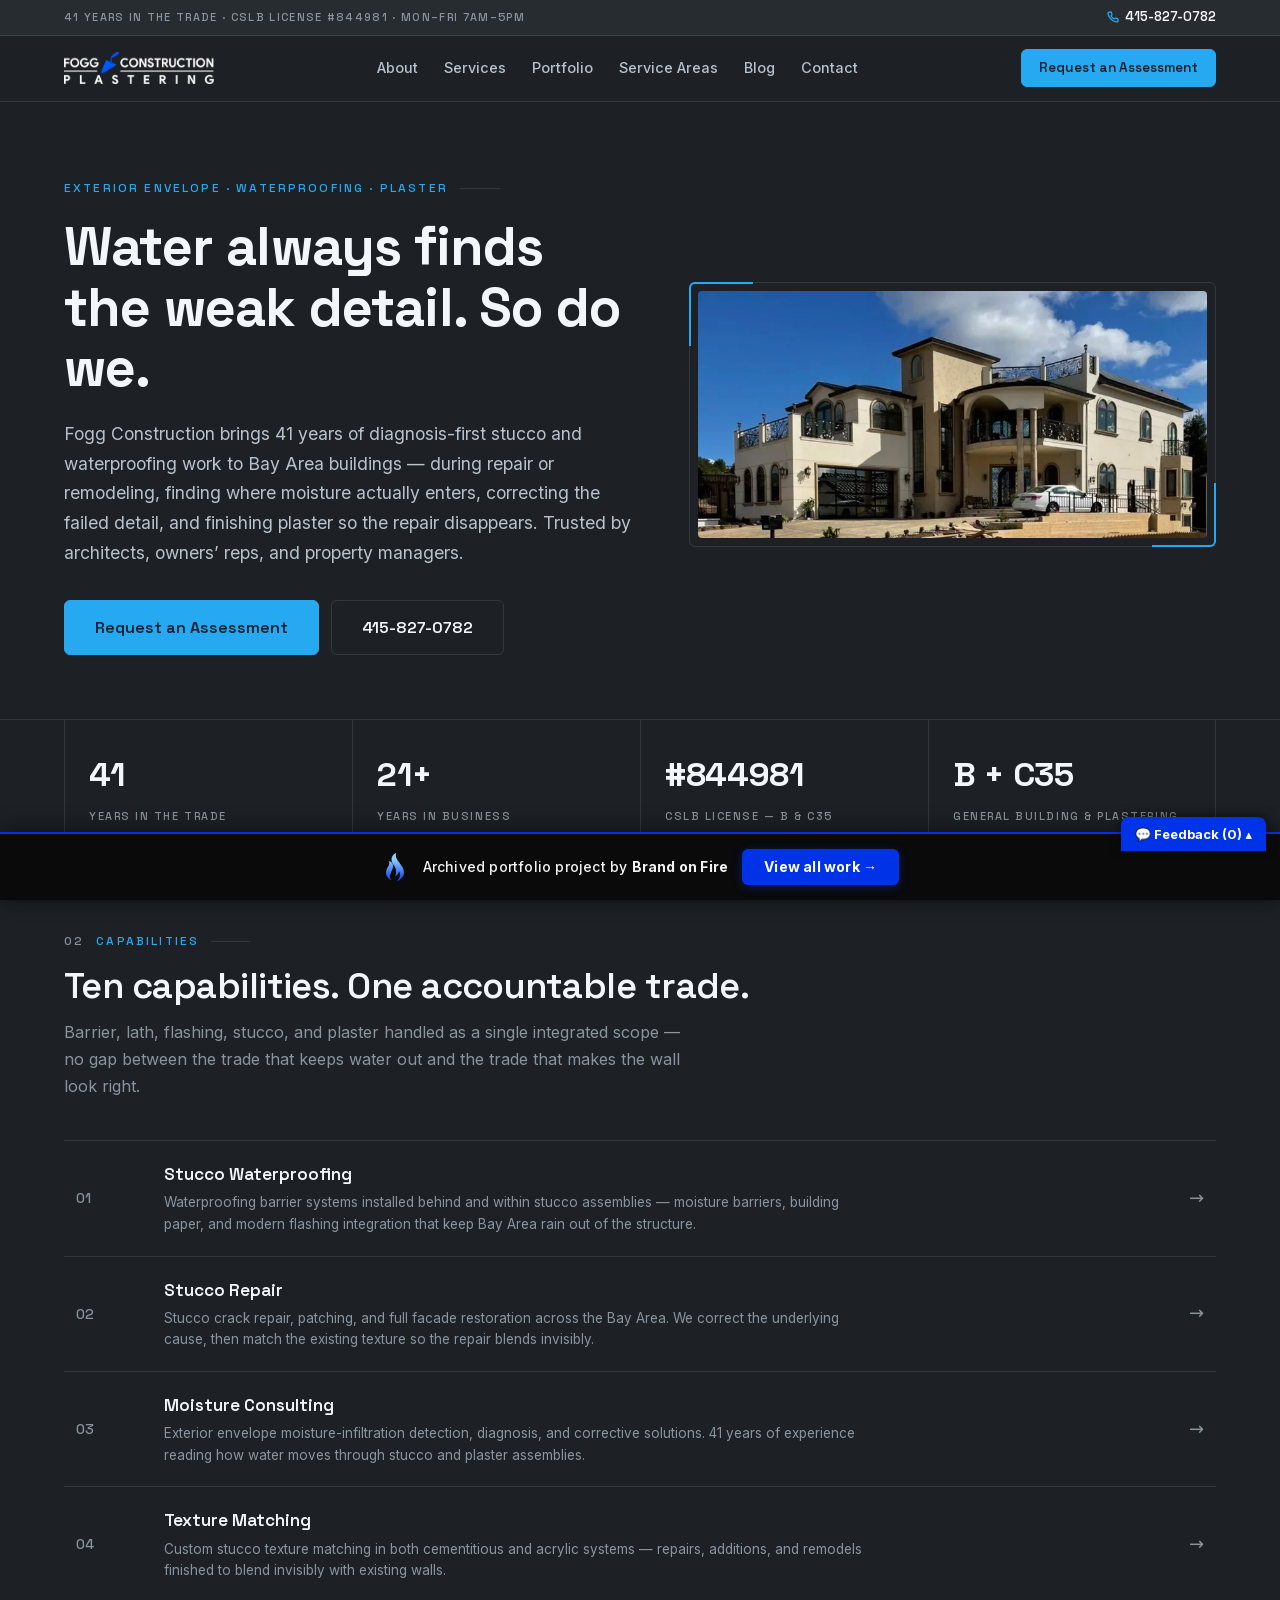
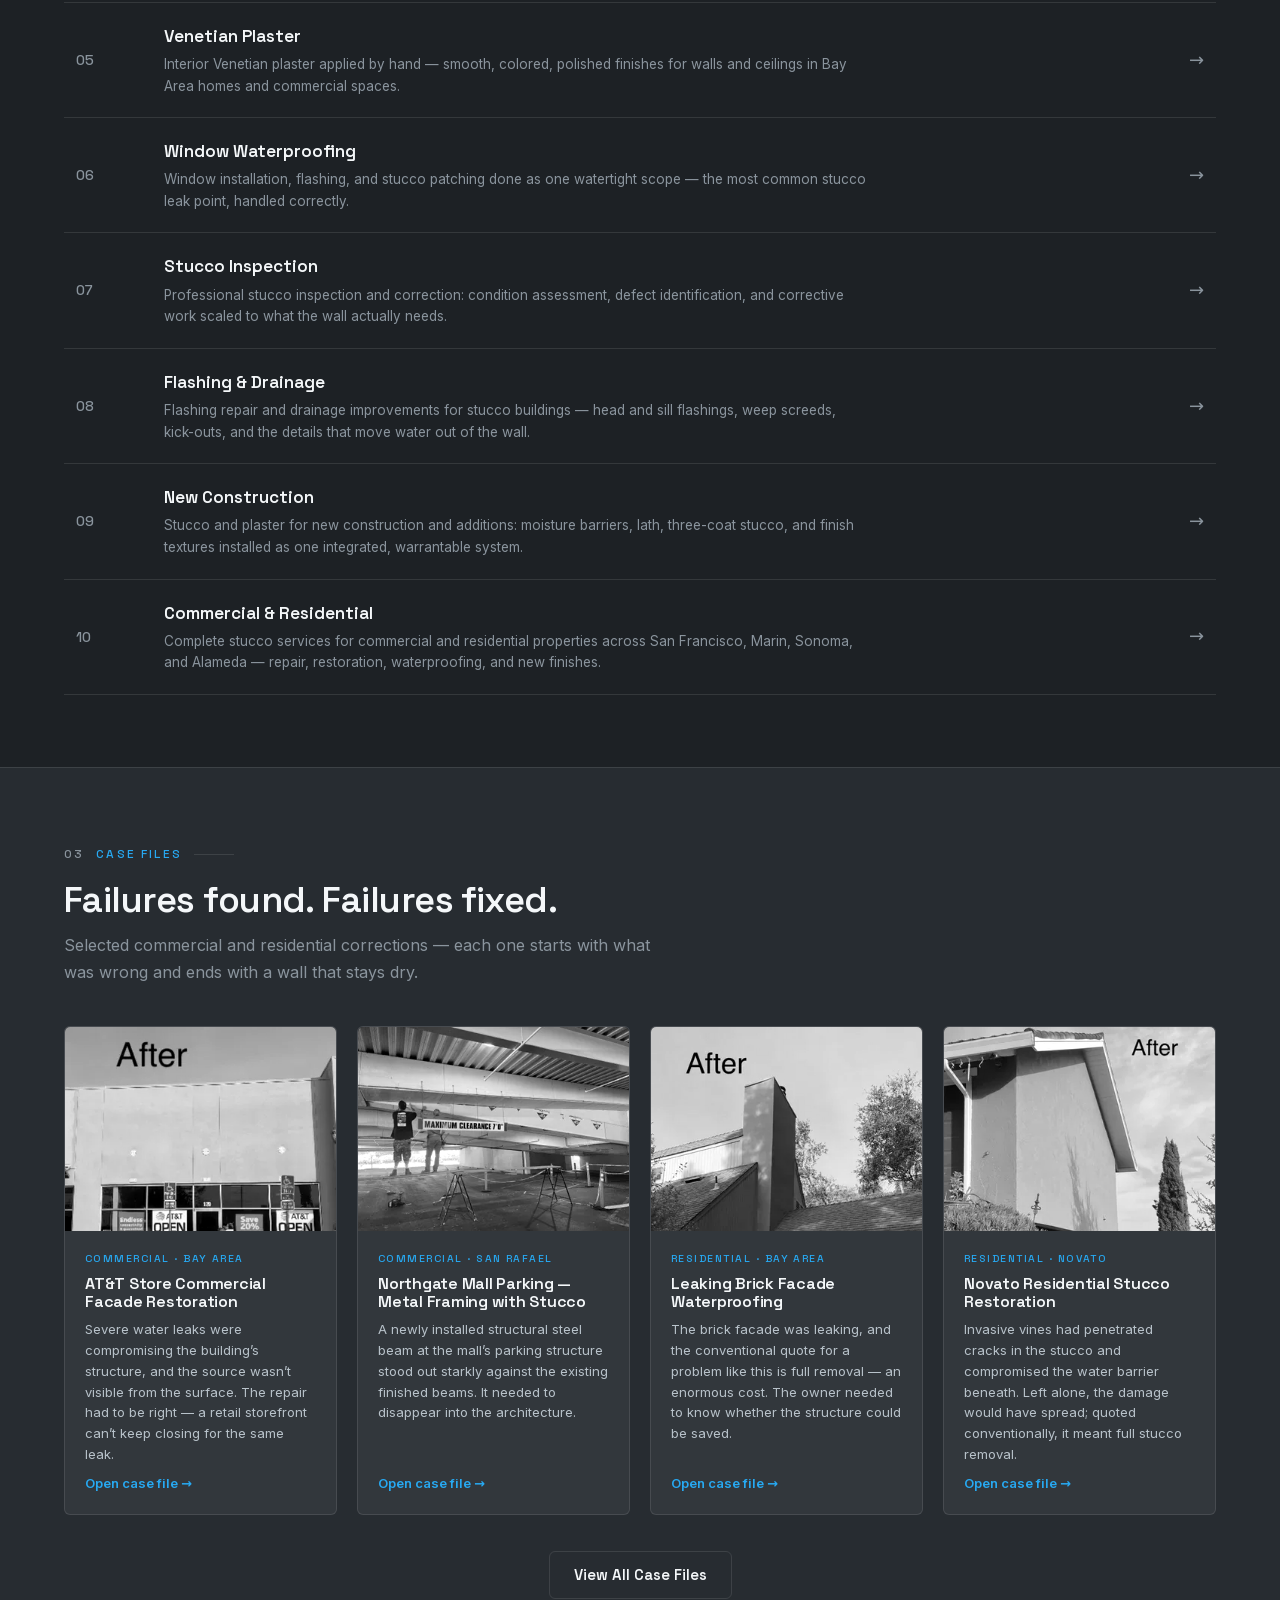
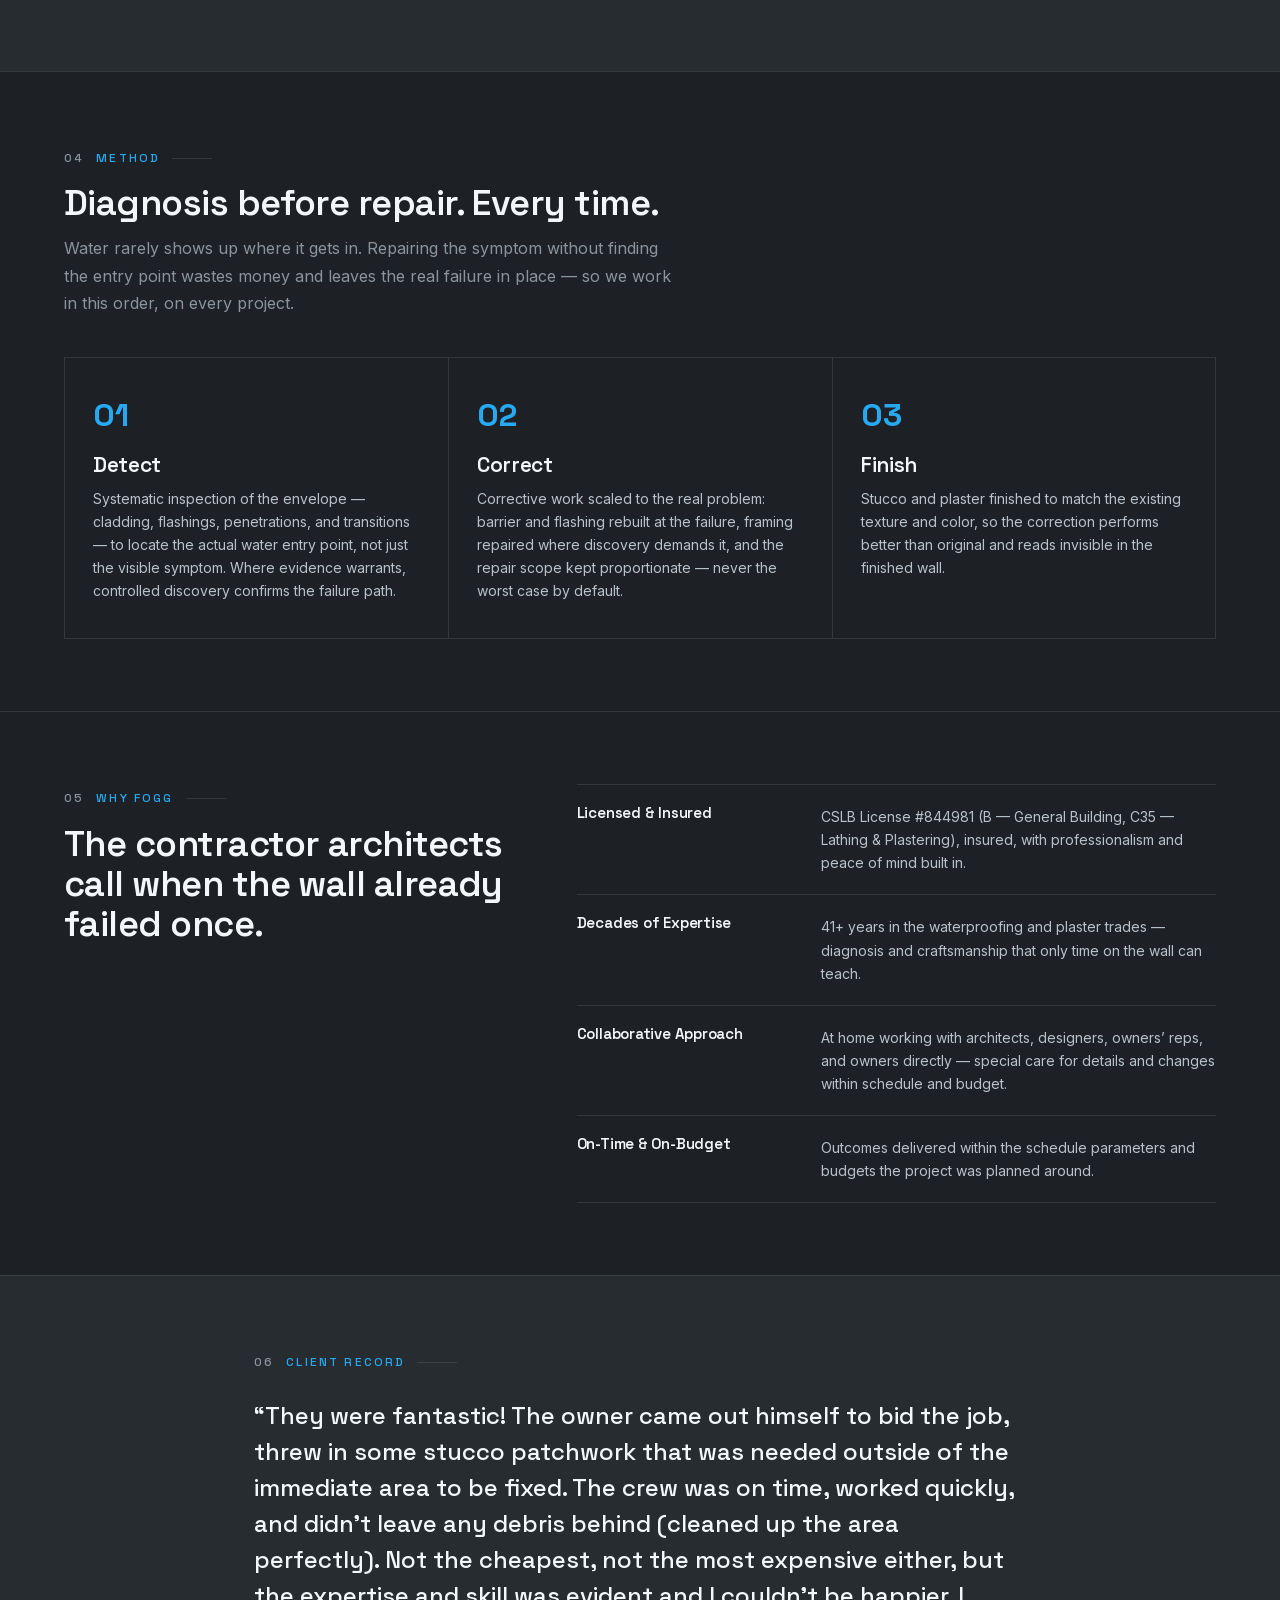
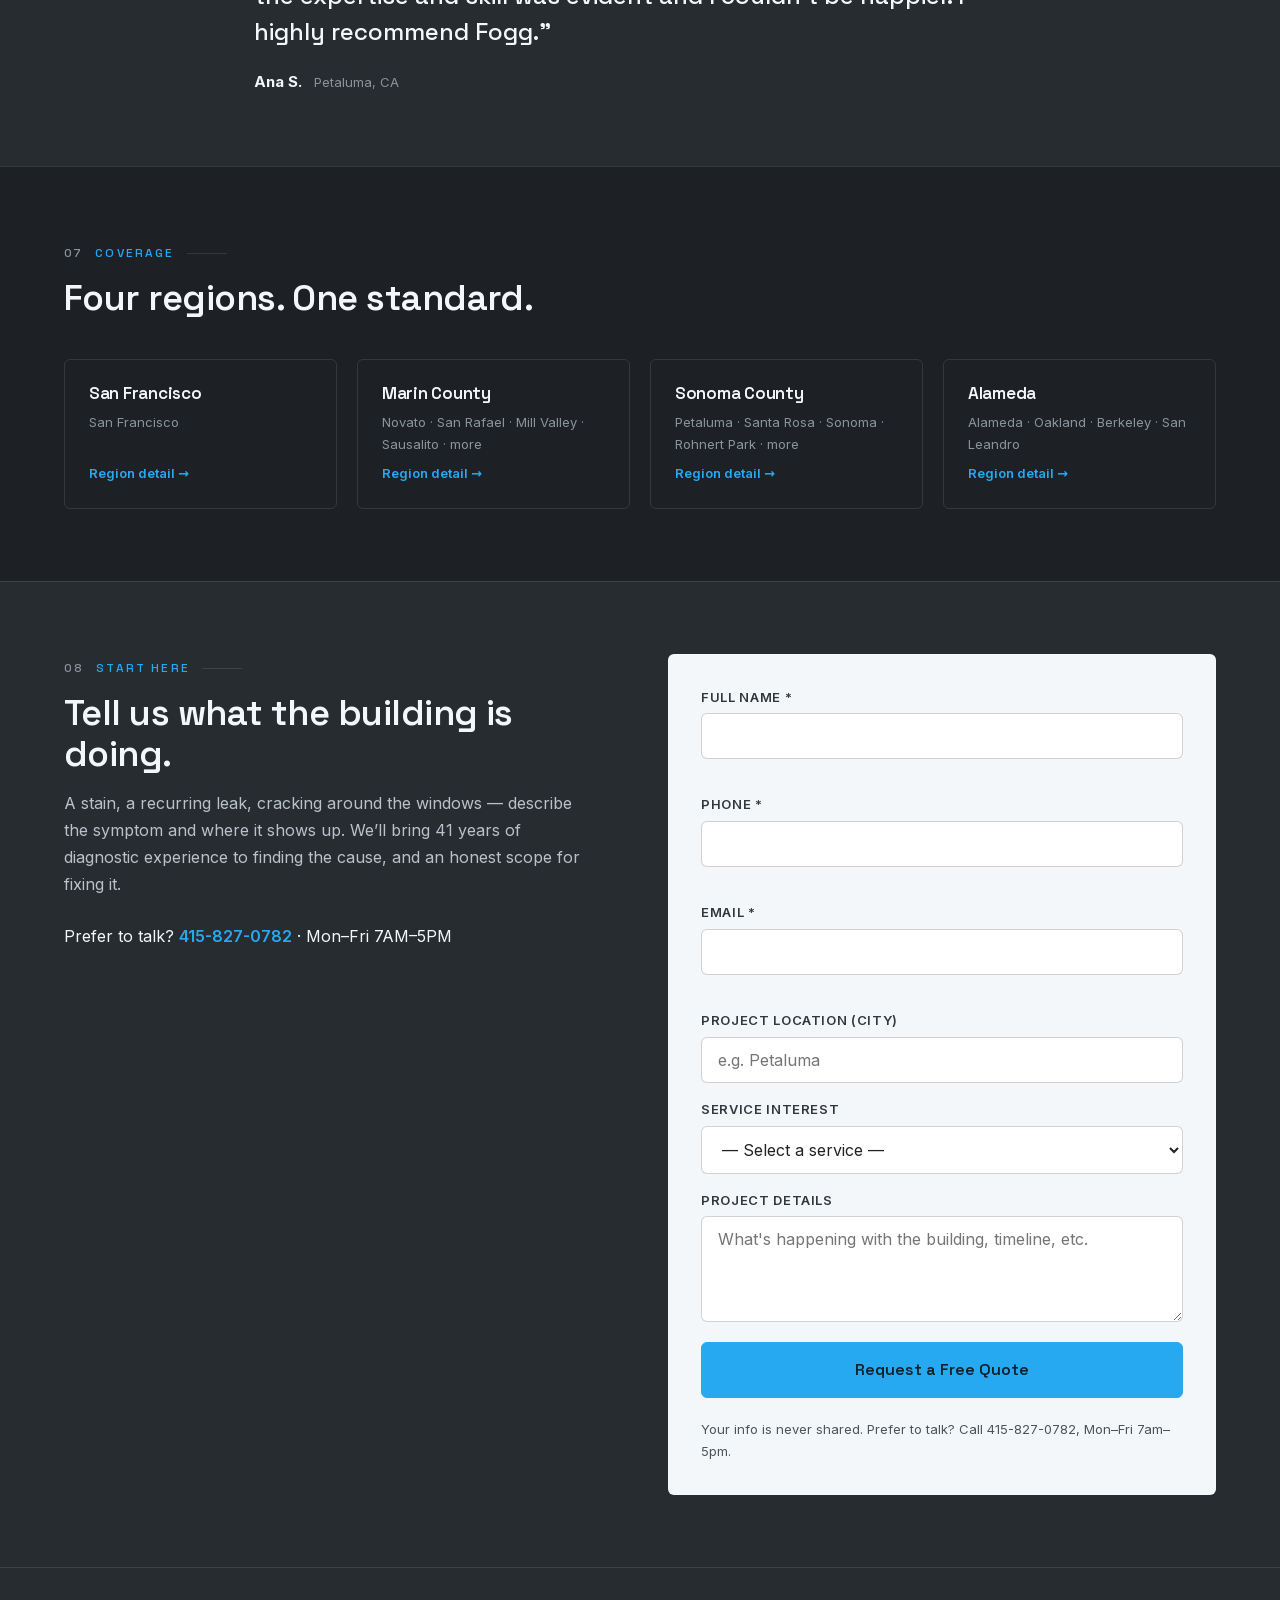
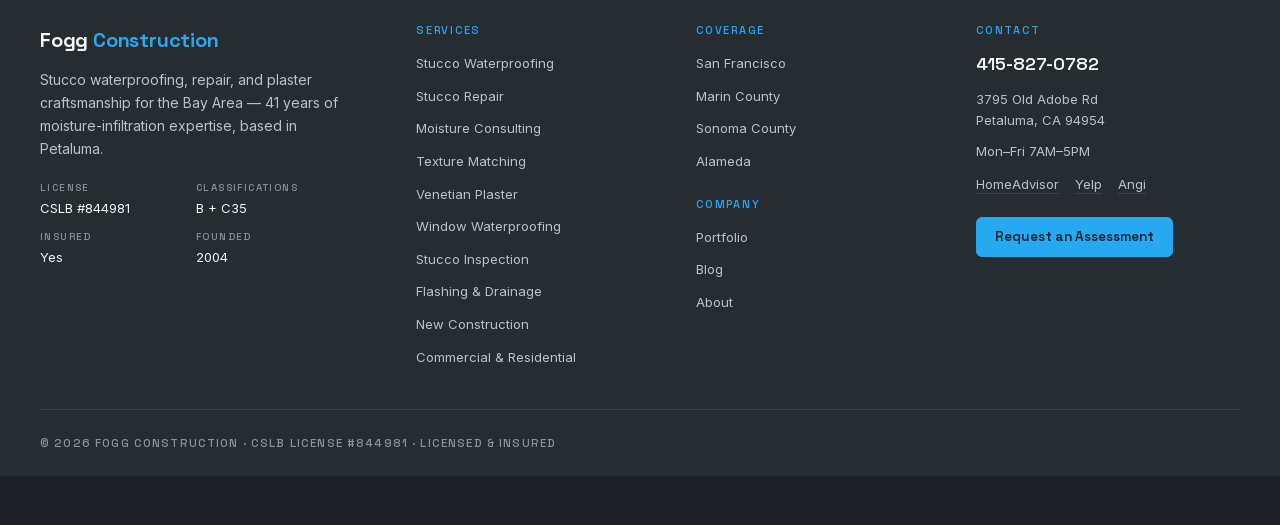
<file: index.html>
<!doctype html><html lang="en" data-bofp="0"><head><meta charset="utf-8"><meta name="viewport" content="width=device-width,initial-scale=1"><title>Stucco Waterproofing &amp; Moisture Experts | Fogg Construction</title><meta name="description" content="Diagnosis-first stucco waterproofing, repair &amp; plaster for SF, Marin, Sonoma &amp; Alameda. 41 years of envelope expertise. CSLB #844981. Call 415-827-0782."><link rel="canonical" href="/"><meta name="robots" content="index, follow, max-image-preview:large, max-snippet:-1, max-video-preview:-1"><meta property="og:type" content="website"><meta property="og:title" content="Stucco Waterproofing &amp; Moisture Experts | Fogg Construction"><meta property="og:description" content="Diagnosis-first stucco waterproofing, repair &amp; plaster for SF, Marin, Sonoma &amp; Alameda. 41 years of envelope expertise. CSLB #844981. Call 415-827-0782."><meta property="og:url" content="/"><meta property="og:site_name" content="Fogg Construction"><meta property="og:image" content="/assets/images/og-default.jpg"><meta property="og:locale" content="en_US"><meta name="twitter:card" content="summary_large_image"><meta name="twitter:title" content="Stucco Waterproofing &amp; Moisture Experts | Fogg Construction"><meta name="twitter:description" content="Diagnosis-first stucco waterproofing, repair &amp; plaster for SF, Marin, Sonoma &amp; Alameda. 41 years of envelope expertise. CSLB #844981. Call 415-827-0782."><meta name="twitter:image" content="/assets/images/og-default.jpg"><meta name="geo.region" content="US-CA"><meta name="geo.placename" content="Petaluma, Sonoma County, CA"><meta name="geo.position" content="38.253215;-122.567448"><meta name="ICBM" content="38.253215, -122.567448"><link rel="icon" type="image/svg+xml" href="/favicon.svg"><link rel="icon" type="image/png" href="/favicon.png"><link rel="apple-touch-icon" href="/favicon.png"><link rel="manifest" href="/manifest.json"><meta name="theme-color" content="#32373c"><link rel="stylesheet" href="style.css"><style>[data-bofp="0"]{background-color:#1d2125!important}[data-bofp="1"]{background-color:#1d2125!important;color:#b8c2ca!important}[data-bofp="2"]{background-color:#1d2125!important;color:#b8c2ca!important}[data-bofp="3"]{background-color:#1d2125!important;color:#b8c2ca!important}[data-bofp="4"]{background-color:#272c31!important;color:#b8c2ca!important}[data-bofp="5"]{background-color:#272c31!important;color:#b8c2ca!important}[data-bofp="6"]{background-color:#272c31!important;color:#b8c2ca!important}[data-bofp="7"]{background-color:#272c31!important;color:#b8c2ca!important}</style><meta name="robots" content="noindex, nofollow"></head> <body data-bofp="1"> <a class="sr-only" href="#content">Skip to content</a> <header class="hb" id="hb" data-astro-cid-hc4cwfqd="" data-bofp="2"> <div class="hb-util" data-astro-cid-hc4cwfqd=""> <div class="hb-util-inner" data-astro-cid-hc4cwfqd=""> <p class="hb-util-meta" data-astro-cid-hc4cwfqd="">41 Years in the Trade · CSLB License #844981 · Mon–Fri 7AM–5PM</p> <a class="hb-util-phone" href="tel:+14158270782" data-astro-cid-hc4cwfqd=""> <svg width="12" height="12" viewBox="0 0 24 24" fill="none" stroke="currentColor" stroke-width="2.5" aria-hidden="true" data-astro-cid-hc4cwfqd=""><path d="M22 16.92v3a2 2 0 0 1-2.18 2 19.79 19.79 0 0 1-8.63-3.07 19.5 19.5 0 0 1-6-6 19.79 19.79 0 0 1-3.07-8.67A2 2 0 0 1 4.11 2h3a2 2 0 0 1 2 1.72 12.84 12.84 0 0 0 .7 2.81 2 2 0 0 1-.45 2.11L8.09 9.91a16 16 0 0 0 6 6l1.27-1.27a2 2 0 0 1 2.11-.45 12.84 12.84 0 0 0 2.81.7A2 2 0 0 1 22 16.92z" data-astro-cid-hc4cwfqd=""></path></svg> 415-827-0782 </a> </div> </div> <div class="hb-main" data-astro-cid-hc4cwfqd="" data-bofp="3"> <div class="hb-inner" data-astro-cid-hc4cwfqd=""> <a href="index.html" class="hb-logo" aria-label="Fogg Construction — home" data-astro-cid-hc4cwfqd=""> <img src="_a/aed684697bbf.svg" alt="Fogg Construction" width="150" height="32" data-astro-cid-hc4cwfqd="" decoding="sync"> </a> <nav class="hb-nav" aria-label="Primary" data-astro-cid-hc4cwfqd=""> <a href="about/index.html" class="" data-astro-cid-hc4cwfqd="">About</a><a href="services/index.html" class="" data-astro-cid-hc4cwfqd="">Services</a><a href="portfolio/index.html" class="" data-astro-cid-hc4cwfqd="">Portfolio</a><a href="service-areas/index.html" class="" data-astro-cid-hc4cwfqd="">Service Areas</a><a href="blog/index.html" class="" data-astro-cid-hc4cwfqd="">Blog</a><a href="contact/index.html" class="" data-astro-cid-hc4cwfqd="">Contact</a> </nav> <a href="contact/index.html" class="hb-cta b-btn b-btn--primary" data-astro-cid-hc4cwfqd="">Request an Assessment</a> <button class="hb-burger" id="hb-burger" aria-expanded="false" aria-controls="hb-mobile" aria-label="Open menu" data-astro-cid-hc4cwfqd=""> <span data-astro-cid-hc4cwfqd=""></span><span data-astro-cid-hc4cwfqd=""></span><span data-astro-cid-hc4cwfqd=""></span> </button> </div> </div> <nav class="hb-mobile" id="hb-mobile" hidden="" aria-label="Mobile" data-astro-cid-hc4cwfqd=""> <a href="index.html" data-astro-cid-hc4cwfqd="">Home</a> <a href="about/index.html" data-astro-cid-hc4cwfqd="">About</a> <a href="services/index.html" data-astro-cid-hc4cwfqd="">Services</a> <a class="hb-mobile-sub" href="services/stucco-waterproofing-moisture-barrier/index.html" data-astro-cid-hc4cwfqd="">· Stucco Waterproofing</a><a class="hb-mobile-sub" href="services/stucco-repair-restoration/index.html" data-astro-cid-hc4cwfqd="">· Stucco Repair</a><a class="hb-mobile-sub" href="services/moisture-infiltration-consulting/index.html" data-astro-cid-hc4cwfqd="">· Moisture Consulting</a><a class="hb-mobile-sub" href="services/custom-stucco-texture-matching/index.html" data-astro-cid-hc4cwfqd="">· Texture Matching</a><a class="hb-mobile-sub" href="services/venetian-plaster/index.html" data-astro-cid-hc4cwfqd="">· Venetian Plaster</a><a class="hb-mobile-sub" href="services/window-installation-waterproofing/index.html" data-astro-cid-hc4cwfqd="">· Window Waterproofing</a><a class="hb-mobile-sub" href="#" data-astro-cid-hc4cwfqd="">· Stucco Inspection</a><a class="hb-mobile-sub" href="#" data-astro-cid-hc4cwfqd="">· Flashing &amp; Drainage</a><a class="hb-mobile-sub" href="#" data-astro-cid-hc4cwfqd="">· New Construction</a><a class="hb-mobile-sub" href="#" data-astro-cid-hc4cwfqd="">· Commercial &amp; Residential</a> <a href="portfolio/index.html" data-astro-cid-hc4cwfqd="">Portfolio</a> <a href="service-areas/index.html" data-astro-cid-hc4cwfqd="">Service Areas</a> <a href="blog/index.html" data-astro-cid-hc4cwfqd="">Blog</a> <a href="contact/index.html" data-astro-cid-hc4cwfqd="">Contact</a> <a class="hb-mobile-cta" href="contact/index.html" data-astro-cid-hc4cwfqd="">Request an Assessment</a> <a class="hb-mobile-call" href="tel:+14158270782" data-astro-cid-hc4cwfqd="">Call 415-827-0782</a> </nav> </header> <main id="content"> <section class="hm-hero" data-astro-cid-j7pv25f6=""> <div class="b-container hm-hero-grid" data-astro-cid-j7pv25f6=""> <div class="hm-hero-text" data-astro-cid-j7pv25f6=""> <span class="b-label" data-astro-cid-j7pv25f6="">Exterior Envelope · Waterproofing · Plaster</span> <h1 data-astro-cid-j7pv25f6="">Water always finds the weak detail. So do we.</h1> <p class="hm-hero-lede" data-astro-cid-j7pv25f6=""> Fogg Construction brings 41 years of diagnosis-first stucco and waterproofing work to Bay Area buildings — during repair or remodeling, finding where moisture actually enters, correcting the failed detail, and finishing plaster so the repair disappears. Trusted by architects, owners’ reps, and property managers. </p> <div class="hm-hero-actions" data-astro-cid-j7pv25f6=""> <a href="contact/index.html" class="b-btn b-btn--primary b-btn--lg" data-astro-cid-j7pv25f6="">Request an Assessment</a> <a href="tel:+14158270782" class="b-btn b-btn--ghost b-btn--lg" data-astro-cid-j7pv25f6="">415-827-0782</a> </div> </div> <figure class="hm-hero-visual" data-astro-cid-j7pv25f6=""> <img src="_a/d2204d99c051.webp" alt="Completed Mediterranean-style estate with custom stucco finish and wrought-iron balconies — new construction stucco in Santa Rosa" fetchpriority="high" data-astro-cid-j7pv25f6="true" decoding="sync" width="1200" height="584"> </figure> </div> </section> <section class="hm-creds" aria-label="Credentials" data-astro-cid-j7pv25f6=""> <div class="b-container hm-creds-grid" data-astro-cid-j7pv25f6=""> <div class="hm-cred" data-astro-cid-j7pv25f6=""> <span class="hm-cred-stat" data-astro-cid-j7pv25f6="">41</span> <span class="hm-cred-label" data-astro-cid-j7pv25f6="">Years in the trade</span> </div><div class="hm-cred" data-astro-cid-j7pv25f6=""> <span class="hm-cred-stat" data-astro-cid-j7pv25f6="">21+</span> <span class="hm-cred-label" data-astro-cid-j7pv25f6="">Years in business</span> </div><div class="hm-cred" data-astro-cid-j7pv25f6=""> <span class="hm-cred-stat" data-astro-cid-j7pv25f6="">#844981</span> <span class="hm-cred-label" data-astro-cid-j7pv25f6="">CSLB License — B &amp; C35</span> </div><div class="hm-cred" data-astro-cid-j7pv25f6=""> <span class="hm-cred-stat" data-astro-cid-j7pv25f6="">B + C35</span> <span class="hm-cred-label" data-astro-cid-j7pv25f6="">General Building &amp; Plastering</span> </div> </div> </section> <section class="b-section b-section--line" data-astro-cid-j7pv25f6=""> <div class="b-container" data-astro-cid-j7pv25f6=""> <div class="b-sec-head" data-astro-cid-j7pv25f6=""> <span class="b-label" data-astro-cid-j7pv25f6=""><span class="b-label-num" data-astro-cid-j7pv25f6="">02</span> Capabilities</span> <h2 data-astro-cid-j7pv25f6="">Ten capabilities. One accountable trade.</h2> <p data-astro-cid-j7pv25f6="">Barrier, lath, flashing, stucco, and plaster handled as a single integrated scope — no gap between the trade that keeps water out and the trade that makes the wall look right.</p> </div> <ol class="hm-caps" data-astro-cid-j7pv25f6=""> <li data-astro-cid-j7pv25f6=""> <a class="hm-cap" href="services/stucco-waterproofing-moisture-barrier/index.html" data-astro-cid-j7pv25f6=""> <span class="hm-cap-num" data-astro-cid-j7pv25f6="">01</span> <span class="hm-cap-body" data-astro-cid-j7pv25f6=""> <span class="hm-cap-name" data-astro-cid-j7pv25f6="">Stucco Waterproofing</span> <span class="hm-cap-desc" data-astro-cid-j7pv25f6="">Waterproofing barrier systems installed behind and within stucco assemblies — moisture barriers, building paper, and modern flashing integration that keep Bay Area rain out of the structure.</span> </span> <span class="hm-cap-arrow" aria-hidden="true" data-astro-cid-j7pv25f6="">→</span> </a> </li><li data-astro-cid-j7pv25f6=""> <a class="hm-cap" href="services/stucco-repair-restoration/index.html" data-astro-cid-j7pv25f6=""> <span class="hm-cap-num" data-astro-cid-j7pv25f6="">02</span> <span class="hm-cap-body" data-astro-cid-j7pv25f6=""> <span class="hm-cap-name" data-astro-cid-j7pv25f6="">Stucco Repair</span> <span class="hm-cap-desc" data-astro-cid-j7pv25f6="">Stucco crack repair, patching, and full facade restoration across the Bay Area. We correct the underlying cause, then match the existing texture so the repair blends invisibly.</span> </span> <span class="hm-cap-arrow" aria-hidden="true" data-astro-cid-j7pv25f6="">→</span> </a> </li><li data-astro-cid-j7pv25f6=""> <a class="hm-cap" href="services/moisture-infiltration-consulting/index.html" data-astro-cid-j7pv25f6=""> <span class="hm-cap-num" data-astro-cid-j7pv25f6="">03</span> <span class="hm-cap-body" data-astro-cid-j7pv25f6=""> <span class="hm-cap-name" data-astro-cid-j7pv25f6="">Moisture Consulting</span> <span class="hm-cap-desc" data-astro-cid-j7pv25f6="">Exterior envelope moisture-infiltration detection, diagnosis, and corrective solutions. 41 years of experience reading how water moves through stucco and plaster assemblies.</span> </span> <span class="hm-cap-arrow" aria-hidden="true" data-astro-cid-j7pv25f6="">→</span> </a> </li><li data-astro-cid-j7pv25f6=""> <a class="hm-cap" href="services/custom-stucco-texture-matching/index.html" data-astro-cid-j7pv25f6=""> <span class="hm-cap-num" data-astro-cid-j7pv25f6="">04</span> <span class="hm-cap-body" data-astro-cid-j7pv25f6=""> <span class="hm-cap-name" data-astro-cid-j7pv25f6="">Texture Matching</span> <span class="hm-cap-desc" data-astro-cid-j7pv25f6="">Custom stucco texture matching in both cementitious and acrylic systems — repairs, additions, and remodels finished to blend invisibly with existing walls.</span> </span> <span class="hm-cap-arrow" aria-hidden="true" data-astro-cid-j7pv25f6="">→</span> </a> </li><li data-astro-cid-j7pv25f6=""> <a class="hm-cap" href="services/venetian-plaster/index.html" data-astro-cid-j7pv25f6=""> <span class="hm-cap-num" data-astro-cid-j7pv25f6="">05</span> <span class="hm-cap-body" data-astro-cid-j7pv25f6=""> <span class="hm-cap-name" data-astro-cid-j7pv25f6="">Venetian Plaster</span> <span class="hm-cap-desc" data-astro-cid-j7pv25f6="">Interior Venetian plaster applied by hand — smooth, colored, polished finishes for walls and ceilings in Bay Area homes and commercial spaces.</span> </span> <span class="hm-cap-arrow" aria-hidden="true" data-astro-cid-j7pv25f6="">→</span> </a> </li><li data-astro-cid-j7pv25f6=""> <a class="hm-cap" href="services/window-installation-waterproofing/index.html" data-astro-cid-j7pv25f6=""> <span class="hm-cap-num" data-astro-cid-j7pv25f6="">06</span> <span class="hm-cap-body" data-astro-cid-j7pv25f6=""> <span class="hm-cap-name" data-astro-cid-j7pv25f6="">Window Waterproofing</span> <span class="hm-cap-desc" data-astro-cid-j7pv25f6="">Window installation, flashing, and stucco patching done as one watertight scope — the most common stucco leak point, handled correctly.</span> </span> <span class="hm-cap-arrow" aria-hidden="true" data-astro-cid-j7pv25f6="">→</span> </a> </li><li data-astro-cid-j7pv25f6=""> <a class="hm-cap" href="#" data-astro-cid-j7pv25f6=""> <span class="hm-cap-num" data-astro-cid-j7pv25f6="">07</span> <span class="hm-cap-body" data-astro-cid-j7pv25f6=""> <span class="hm-cap-name" data-astro-cid-j7pv25f6="">Stucco Inspection</span> <span class="hm-cap-desc" data-astro-cid-j7pv25f6="">Professional stucco inspection and correction: condition assessment, defect identification, and corrective work scaled to what the wall actually needs.</span> </span> <span class="hm-cap-arrow" aria-hidden="true" data-astro-cid-j7pv25f6="">→</span> </a> </li><li data-astro-cid-j7pv25f6=""> <a class="hm-cap" href="#" data-astro-cid-j7pv25f6=""> <span class="hm-cap-num" data-astro-cid-j7pv25f6="">08</span> <span class="hm-cap-body" data-astro-cid-j7pv25f6=""> <span class="hm-cap-name" data-astro-cid-j7pv25f6="">Flashing &amp; Drainage</span> <span class="hm-cap-desc" data-astro-cid-j7pv25f6="">Flashing repair and drainage improvements for stucco buildings — head and sill flashings, weep screeds, kick-outs, and the details that move water out of the wall.</span> </span> <span class="hm-cap-arrow" aria-hidden="true" data-astro-cid-j7pv25f6="">→</span> </a> </li><li data-astro-cid-j7pv25f6=""> <a class="hm-cap" href="#" data-astro-cid-j7pv25f6=""> <span class="hm-cap-num" data-astro-cid-j7pv25f6="">09</span> <span class="hm-cap-body" data-astro-cid-j7pv25f6=""> <span class="hm-cap-name" data-astro-cid-j7pv25f6="">New Construction</span> <span class="hm-cap-desc" data-astro-cid-j7pv25f6="">Stucco and plaster for new construction and additions: moisture barriers, lath, three-coat stucco, and finish textures installed as one integrated, warrantable system.</span> </span> <span class="hm-cap-arrow" aria-hidden="true" data-astro-cid-j7pv25f6="">→</span> </a> </li><li data-astro-cid-j7pv25f6=""> <a class="hm-cap" href="#" data-astro-cid-j7pv25f6=""> <span class="hm-cap-num" data-astro-cid-j7pv25f6="">10</span> <span class="hm-cap-body" data-astro-cid-j7pv25f6=""> <span class="hm-cap-name" data-astro-cid-j7pv25f6="">Commercial &amp; Residential</span> <span class="hm-cap-desc" data-astro-cid-j7pv25f6="">Complete stucco services for commercial and residential properties across San Francisco, Marin, Sonoma, and Alameda — repair, restoration, waterproofing, and new finishes.</span> </span> <span class="hm-cap-arrow" aria-hidden="true" data-astro-cid-j7pv25f6="">→</span> </a> </li> </ol> </div> </section> <section class="b-section b-section--line b-section--panel" data-astro-cid-j7pv25f6="" data-bofp="4"> <div class="b-container" data-astro-cid-j7pv25f6=""> <div class="b-sec-head" data-astro-cid-j7pv25f6=""> <span class="b-label" data-astro-cid-j7pv25f6=""><span class="b-label-num" data-astro-cid-j7pv25f6="">03</span> Case Files</span> <h2 data-astro-cid-j7pv25f6="">Failures found. Failures fixed.</h2> <p data-astro-cid-j7pv25f6="">Selected commercial and residential corrections — each one starts with what was wrong and ends with a wall that stays dry.</p> </div> <div class="hm-cases" data-astro-cid-j7pv25f6=""> <a class="hm-case b-mono" href="#" data-astro-cid-j7pv25f6=""> <div class="hm-case-img" data-astro-cid-j7pv25f6=""> <img src="_a/33117bf4c5e7.webp" alt="Completed stucco facade at the AT&amp;T store (after) — commercial stucco repair in the Bay Area" data-astro-cid-j7pv25f6="true" decoding="sync" width="750" height="800"> </div> <div class="hm-case-body" data-astro-cid-j7pv25f6=""> <span class="hm-case-tag" data-astro-cid-j7pv25f6="">Commercial · Bay Area</span> <h3 data-astro-cid-j7pv25f6="">AT&amp;T Store Commercial Facade Restoration</h3> <p data-astro-cid-j7pv25f6="">Severe water leaks were compromising the building’s structure, and the source wasn’t visible from the surface. The repair had to be right — a retail storefront can’t keep closing for the same leak.</p> <span class="b-link" data-astro-cid-j7pv25f6="">Open case file →</span> </div> </a><a class="hm-case b-mono" href="#" data-astro-cid-j7pv25f6=""> <div class="hm-case-img" data-astro-cid-j7pv25f6=""> <img src="_a/c0bd535c3443.webp" alt="Finished stucco-clad beam in the Northgate Mall parking structure (after) — commercial stucco" data-astro-cid-j7pv25f6="true" decoding="sync" width="4032" height="3024"> </div> <div class="hm-case-body" data-astro-cid-j7pv25f6=""> <span class="hm-case-tag" data-astro-cid-j7pv25f6="">Commercial · San Rafael</span> <h3 data-astro-cid-j7pv25f6="">Northgate Mall Parking — Metal Framing with Stucco</h3> <p data-astro-cid-j7pv25f6="">A newly installed structural steel beam at the mall’s parking structure stood out starkly against the existing finished beams. It needed to disappear into the architecture.</p> <span class="b-link" data-astro-cid-j7pv25f6="">Open case file →</span> </div> </a><a class="hm-case b-mono" href="#" data-astro-cid-j7pv25f6=""> <div class="hm-case-img" data-astro-cid-j7pv25f6=""> <img src="_a/21e93159b4f8.webp" alt="Chimney re-clad in smooth stucco matched to the home's siding color (after) — brick facade waterproofing" data-astro-cid-j7pv25f6="true" decoding="sync" width="725" height="1265"> </div> <div class="hm-case-body" data-astro-cid-j7pv25f6=""> <span class="hm-case-tag" data-astro-cid-j7pv25f6="">Residential · Bay Area</span> <h3 data-astro-cid-j7pv25f6="">Leaking Brick Facade Waterproofing</h3> <p data-astro-cid-j7pv25f6="">The brick facade was leaking, and the conventional quote for a problem like this is full removal — an enormous cost. The owner needed to know whether the structure could be saved.</p> <span class="b-link" data-astro-cid-j7pv25f6="">Open case file →</span> </div> </a><a class="hm-case b-mono" href="#" data-astro-cid-j7pv25f6=""> <div class="hm-case-img" data-astro-cid-j7pv25f6=""> <img src="_a/7bade37c5be9.webp" alt="Restored wall with a smooth new stucco finish on a hillside home (after) — stucco restoration in Novato" data-astro-cid-j7pv25f6="true" decoding="sync" width="750" height="1041"> </div> <div class="hm-case-body" data-astro-cid-j7pv25f6=""> <span class="hm-case-tag" data-astro-cid-j7pv25f6="">Residential · Novato</span> <h3 data-astro-cid-j7pv25f6="">Novato Residential Stucco Restoration</h3> <p data-astro-cid-j7pv25f6="">Invasive vines had penetrated cracks in the stucco and compromised the water barrier beneath. Left alone, the damage would have spread; quoted conventionally, it meant full stucco removal.</p> <span class="b-link" data-astro-cid-j7pv25f6="">Open case file →</span> </div> </a> </div> <div class="hm-more" data-astro-cid-j7pv25f6=""> <a href="portfolio/index.html" class="b-btn b-btn--ghost" data-astro-cid-j7pv25f6="">View All Case Files</a> </div> </div> </section> <section class="b-section b-section--line" data-astro-cid-j7pv25f6=""> <div class="b-container" data-astro-cid-j7pv25f6=""> <div class="b-sec-head" data-astro-cid-j7pv25f6=""> <span class="b-label" data-astro-cid-j7pv25f6=""><span class="b-label-num" data-astro-cid-j7pv25f6="">04</span> Method</span> <h2 data-astro-cid-j7pv25f6="">Diagnosis before repair. Every time.</h2> <p data-astro-cid-j7pv25f6="">Water rarely shows up where it gets in. Repairing the symptom without finding the entry point wastes money and leaves the real failure in place — so we work in this order, on every project.</p> </div> <div class="hm-method" data-astro-cid-j7pv25f6=""> <article class="hm-step" data-astro-cid-j7pv25f6=""> <span class="hm-step-num" data-astro-cid-j7pv25f6="">01</span> <h3 data-astro-cid-j7pv25f6="">Detect</h3> <p data-astro-cid-j7pv25f6="">Systematic inspection of the envelope — cladding, flashings, penetrations, and transitions — to locate the actual water entry point, not just the visible symptom. Where evidence warrants, controlled discovery confirms the failure path.</p> </article><article class="hm-step" data-astro-cid-j7pv25f6=""> <span class="hm-step-num" data-astro-cid-j7pv25f6="">02</span> <h3 data-astro-cid-j7pv25f6="">Correct</h3> <p data-astro-cid-j7pv25f6="">Corrective work scaled to the real problem: barrier and flashing rebuilt at the failure, framing repaired where discovery demands it, and the repair scope kept proportionate — never the worst case by default.</p> </article><article class="hm-step" data-astro-cid-j7pv25f6=""> <span class="hm-step-num" data-astro-cid-j7pv25f6="">03</span> <h3 data-astro-cid-j7pv25f6="">Finish</h3> <p data-astro-cid-j7pv25f6="">Stucco and plaster finished to match the existing texture and color, so the correction performs better than original and reads invisible in the finished wall.</p> </article> </div> </div> </section> <section class="b-section b-section--line" data-astro-cid-j7pv25f6=""> <div class="b-container hm-why-grid" data-astro-cid-j7pv25f6=""> <div class="hm-why-intro" data-astro-cid-j7pv25f6=""> <span class="b-label" data-astro-cid-j7pv25f6=""><span class="b-label-num" data-astro-cid-j7pv25f6="">05</span> Why Fogg</span> <h2 data-astro-cid-j7pv25f6="">The contractor architects call when the wall already failed once.</h2> </div> <div class="hm-why-rows" data-astro-cid-j7pv25f6=""> <div class="hm-why-row" data-astro-cid-j7pv25f6=""> <h3 data-astro-cid-j7pv25f6="">Licensed &amp; Insured</h3> <p data-astro-cid-j7pv25f6="">CSLB License #844981 (B — General Building, C35 — Lathing &amp; Plastering), insured, with professionalism and peace of mind built in.</p> </div><div class="hm-why-row" data-astro-cid-j7pv25f6=""> <h3 data-astro-cid-j7pv25f6="">Decades of Expertise</h3> <p data-astro-cid-j7pv25f6="">41+ years in the waterproofing and plaster trades — diagnosis and craftsmanship that only time on the wall can teach.</p> </div><div class="hm-why-row" data-astro-cid-j7pv25f6=""> <h3 data-astro-cid-j7pv25f6="">Collaborative Approach</h3> <p data-astro-cid-j7pv25f6="">At home working with architects, designers, owners’ reps, and owners directly — special care for details and changes within schedule and budget.</p> </div><div class="hm-why-row" data-astro-cid-j7pv25f6=""> <h3 data-astro-cid-j7pv25f6="">On-Time &amp; On-Budget</h3> <p data-astro-cid-j7pv25f6="">Outcomes delivered within the schedule parameters and budgets the project was planned around.</p> </div> </div> </div> </section> <section class="b-section b-section--line b-section--panel" data-astro-cid-j7pv25f6="" data-bofp="5"> <div class="b-narrow" data-astro-cid-j7pv25f6=""> <span class="b-label" data-astro-cid-j7pv25f6=""><span class="b-label-num" data-astro-cid-j7pv25f6="">06</span> Client Record</span> <figure class="hm-quote" data-astro-cid-j7pv25f6=""> <blockquote data-astro-cid-j7pv25f6="">“They were fantastic! The owner came out himself to bid the job, threw in some stucco patchwork that was needed outside of the immediate area to be fixed. The crew was on time, worked quickly, and didn’t leave any debris behind (cleaned up the area perfectly). Not the cheapest, not the most expensive either, but the expertise and skill was evident and I couldn’t be happier. I highly recommend Fogg.”</blockquote> <figcaption data-astro-cid-j7pv25f6=""> <strong data-astro-cid-j7pv25f6="">Ana S.</strong> <span data-astro-cid-j7pv25f6="">Petaluma, CA</span> </figcaption> </figure> </div> </section> <section class="b-section b-section--line" data-astro-cid-j7pv25f6=""> <div class="b-container" data-astro-cid-j7pv25f6=""> <div class="b-sec-head" data-astro-cid-j7pv25f6=""> <span class="b-label" data-astro-cid-j7pv25f6=""><span class="b-label-num" data-astro-cid-j7pv25f6="">07</span> Coverage</span> <h2 data-astro-cid-j7pv25f6="">Four regions. One standard.</h2> </div> <div class="hm-regions" data-astro-cid-j7pv25f6=""> <a class="hm-region" href="#" data-astro-cid-j7pv25f6=""> <h3 data-astro-cid-j7pv25f6="">San Francisco</h3> <p data-astro-cid-j7pv25f6="">San Francisco</p> <span class="b-link" data-astro-cid-j7pv25f6="">Region detail →</span> </a><a class="hm-region" href="#" data-astro-cid-j7pv25f6=""> <h3 data-astro-cid-j7pv25f6="">Marin County</h3> <p data-astro-cid-j7pv25f6="">Novato · San Rafael · Mill Valley · Sausalito · more</p> <span class="b-link" data-astro-cid-j7pv25f6="">Region detail →</span> </a><a class="hm-region" href="#" data-astro-cid-j7pv25f6=""> <h3 data-astro-cid-j7pv25f6="">Sonoma County</h3> <p data-astro-cid-j7pv25f6="">Petaluma · Santa Rosa · Sonoma · Rohnert Park · more</p> <span class="b-link" data-astro-cid-j7pv25f6="">Region detail →</span> </a><a class="hm-region" href="#" data-astro-cid-j7pv25f6=""> <h3 data-astro-cid-j7pv25f6="">Alameda</h3> <p data-astro-cid-j7pv25f6="">Alameda · Oakland · Berkeley · San Leandro</p> <span class="b-link" data-astro-cid-j7pv25f6="">Region detail →</span> </a> </div> </div> </section> <section class="b-section b-section--line b-section--panel" id="assessment" data-astro-cid-j7pv25f6="" data-bofp="6"> <div class="b-container hm-cta-grid" data-astro-cid-j7pv25f6=""> <div class="hm-cta-text" data-astro-cid-j7pv25f6=""> <span class="b-label" data-astro-cid-j7pv25f6=""><span class="b-label-num" data-astro-cid-j7pv25f6="">08</span> Start Here</span> <h2 data-astro-cid-j7pv25f6="">Tell us what the building is doing.</h2> <p data-astro-cid-j7pv25f6=""> A stain, a recurring leak, cracking around the windows — describe the symptom and where it shows up. We’ll bring 41 years of diagnostic experience to finding the cause, and an honest scope for fixing it. </p> <p class="hm-cta-direct" data-astro-cid-j7pv25f6=""> Prefer to talk? <a class="b-link" href="tel:+14158270782" data-astro-cid-j7pv25f6="">415-827-0782</a> · Mon–Fri 7AM–5PM </p> </div> <div class="b-form-card" data-astro-cid-j7pv25f6=""> <form class="contact-form contact-form--compact" id="contact-form" name="contact" netlify-honeypot="bot-field" method="POST" action="/api/contact" novalidate="" data-astro-cid-6vgcpqee=""> <p class="hp" data-astro-cid-6vgcpqee=""><label data-astro-cid-6vgcpqee="">Don't fill this out: <input name="bot-field" tabindex="-1" autocomplete="off" data-astro-cid-6vgcpqee=""></label></p> <div class="form-grid" data-astro-cid-6vgcpqee=""> <label class="field" data-astro-cid-6vgcpqee=""> <span class="field__label" data-astro-cid-6vgcpqee="">Full name <abbr title="required" data-astro-cid-6vgcpqee="">*</abbr></span> <input type="text" name="name" required="" autocomplete="name" data-astro-cid-6vgcpqee=""> <span class="field__error" data-error-for="name" data-astro-cid-6vgcpqee=""></span> </label> <label class="field" data-astro-cid-6vgcpqee=""> <span class="field__label" data-astro-cid-6vgcpqee="">Phone <abbr title="required" data-astro-cid-6vgcpqee="">*</abbr></span> <input type="tel" name="phone" required="" autocomplete="tel" data-astro-cid-6vgcpqee=""> <span class="field__error" data-error-for="phone" data-astro-cid-6vgcpqee=""></span> </label> <label class="field field--full" data-astro-cid-6vgcpqee=""> <span class="field__label" data-astro-cid-6vgcpqee="">Email <abbr title="required" data-astro-cid-6vgcpqee="">*</abbr></span> <input type="email" name="email" required="" autocomplete="email" data-astro-cid-6vgcpqee=""> <span class="field__error" data-error-for="email" data-astro-cid-6vgcpqee=""></span> </label> <label class="field field--full" data-astro-cid-6vgcpqee=""> <span class="field__label" data-astro-cid-6vgcpqee="">Project location (city)</span> <input type="text" name="city" placeholder="e.g. Petaluma" autocomplete="address-level2" data-astro-cid-6vgcpqee=""> </label> <label class="field field--full" data-astro-cid-6vgcpqee=""> <span class="field__label" data-astro-cid-6vgcpqee="">Service interest</span> <select name="service" data-astro-cid-6vgcpqee=""> <option value="" data-astro-cid-6vgcpqee="">— Select a service —</option> <option value="stucco-waterproofing-moisture-barrier" data-astro-cid-6vgcpqee="">Stucco Waterproofing &amp; Moisture Barrier Systems</option><option value="stucco-repair-restoration" data-astro-cid-6vgcpqee="">Stucco Repair &amp; Restoration</option><option value="moisture-infiltration-consulting" data-astro-cid-6vgcpqee="">Exterior Envelope Moisture Infiltration Consulting</option><option value="custom-stucco-texture-matching" data-astro-cid-6vgcpqee="">Custom Stucco Texture Matching</option><option value="venetian-plaster" data-astro-cid-6vgcpqee="">Interior Venetian Plaster Applications</option><option value="window-installation-waterproofing" data-astro-cid-6vgcpqee="">Window Installation &amp; Waterproofing</option><option value="stucco-inspection-correction" data-astro-cid-6vgcpqee="">Stucco Inspection &amp; Correction</option><option value="flashing-drainage-improvements" data-astro-cid-6vgcpqee="">Flashing &amp; Drainage System Improvements</option><option value="new-construction-stucco-plaster" data-astro-cid-6vgcpqee="">New Construction Stucco &amp; Plaster Solutions</option><option value="commercial-residential-stucco" data-astro-cid-6vgcpqee="">Commercial &amp; Residential Stucco Services</option> <option value="other" data-astro-cid-6vgcpqee="">Not sure / other</option> </select> </label> <label class="field field--full" data-astro-cid-6vgcpqee=""> <span class="field__label" data-astro-cid-6vgcpqee="">Project details</span> <textarea name="message" rows="4" placeholder="What's happening with the building, timeline, etc." data-astro-cid-6vgcpqee=""></textarea> </label> </div> <button type="submit" class="btn btn--primary btn--lg" data-astro-cid-6vgcpqee="">Request a Free Quote</button> <p class="form-note" data-astro-cid-6vgcpqee="">Your info is never shared. Prefer to talk? Call 415-827-0782, Mon–Fri 7am–5pm.</p> </form> </div> </div> </section> </main> <footer class="fb" data-astro-cid-l6v3njuw=""> <div class="fb-main" data-astro-cid-l6v3njuw="" data-bofp="7"> <div class="fb-grid" data-astro-cid-l6v3njuw=""> <div class="fb-brand" data-astro-cid-l6v3njuw=""> <span class="fb-name" data-astro-cid-l6v3njuw="">Fogg <em data-astro-cid-l6v3njuw="">Construction</em></span> <p data-astro-cid-l6v3njuw="">Stucco waterproofing, repair, and plaster craftsmanship for the Bay Area — 41 years of moisture-infiltration expertise, based in Petaluma.</p> <dl class="fb-cred" data-astro-cid-l6v3njuw=""> <div data-astro-cid-l6v3njuw=""><dt data-astro-cid-l6v3njuw="">License</dt><dd data-astro-cid-l6v3njuw="">CSLB #844981</dd></div> <div data-astro-cid-l6v3njuw=""><dt data-astro-cid-l6v3njuw="">Classifications</dt><dd data-astro-cid-l6v3njuw="">B + C35</dd></div> <div data-astro-cid-l6v3njuw=""><dt data-astro-cid-l6v3njuw="">Insured</dt><dd data-astro-cid-l6v3njuw="">Yes</dd></div> <div data-astro-cid-l6v3njuw=""><dt data-astro-cid-l6v3njuw="">Founded</dt><dd data-astro-cid-l6v3njuw="">2004</dd></div> </dl> </div> <div class="fb-col" data-astro-cid-l6v3njuw=""> <h4 data-astro-cid-l6v3njuw="">Services</h4> <ul data-astro-cid-l6v3njuw=""> <li data-astro-cid-l6v3njuw=""><a href="services/stucco-waterproofing-moisture-barrier/index.html" data-astro-cid-l6v3njuw="">Stucco Waterproofing</a></li><li data-astro-cid-l6v3njuw=""><a href="services/stucco-repair-restoration/index.html" data-astro-cid-l6v3njuw="">Stucco Repair</a></li><li data-astro-cid-l6v3njuw=""><a href="services/moisture-infiltration-consulting/index.html" data-astro-cid-l6v3njuw="">Moisture Consulting</a></li><li data-astro-cid-l6v3njuw=""><a href="services/custom-stucco-texture-matching/index.html" data-astro-cid-l6v3njuw="">Texture Matching</a></li><li data-astro-cid-l6v3njuw=""><a href="services/venetian-plaster/index.html" data-astro-cid-l6v3njuw="">Venetian Plaster</a></li><li data-astro-cid-l6v3njuw=""><a href="services/window-installation-waterproofing/index.html" data-astro-cid-l6v3njuw="">Window Waterproofing</a></li><li data-astro-cid-l6v3njuw=""><a href="#" data-astro-cid-l6v3njuw="">Stucco Inspection</a></li><li data-astro-cid-l6v3njuw=""><a href="#" data-astro-cid-l6v3njuw="">Flashing &amp; Drainage</a></li><li data-astro-cid-l6v3njuw=""><a href="#" data-astro-cid-l6v3njuw="">New Construction</a></li><li data-astro-cid-l6v3njuw=""><a href="#" data-astro-cid-l6v3njuw="">Commercial &amp; Residential</a></li> </ul> </div> <div class="fb-col" data-astro-cid-l6v3njuw=""> <h4 data-astro-cid-l6v3njuw="">Coverage</h4> <ul data-astro-cid-l6v3njuw=""> <li data-astro-cid-l6v3njuw=""><a href="#" data-astro-cid-l6v3njuw="">San Francisco</a></li><li data-astro-cid-l6v3njuw=""><a href="#" data-astro-cid-l6v3njuw="">Marin County</a></li><li data-astro-cid-l6v3njuw=""><a href="#" data-astro-cid-l6v3njuw="">Sonoma County</a></li><li data-astro-cid-l6v3njuw=""><a href="#" data-astro-cid-l6v3njuw="">Alameda</a></li> </ul> <h4 class="fb-col-h2" data-astro-cid-l6v3njuw="">Company</h4> <ul data-astro-cid-l6v3njuw=""> <li data-astro-cid-l6v3njuw=""><a href="portfolio/index.html" data-astro-cid-l6v3njuw="">Portfolio</a></li> <li data-astro-cid-l6v3njuw=""><a href="blog/index.html" data-astro-cid-l6v3njuw="">Blog</a></li> <li data-astro-cid-l6v3njuw=""><a href="about/index.html" data-astro-cid-l6v3njuw="">About</a></li> </ul> </div> <div class="fb-col" data-astro-cid-l6v3njuw=""> <h4 data-astro-cid-l6v3njuw="">Contact</h4> <p class="fb-phone" data-astro-cid-l6v3njuw=""><a href="tel:+14158270782" data-astro-cid-l6v3njuw="">415-827-0782</a></p> <p data-astro-cid-l6v3njuw="">3795 Old Adobe Rd<br data-astro-cid-l6v3njuw="">Petaluma, CA 94954</p> <p data-astro-cid-l6v3njuw="">Mon–Fri 7AM–5PM</p> <ul class="fb-profiles" data-astro-cid-l6v3njuw=""> <li data-astro-cid-l6v3njuw=""><a href="https://www.homeadvisor.com/rated.FoggConstruction.51681976.html" rel="noopener" target="_blank" data-astro-cid-l6v3njuw="">HomeAdvisor</a></li><li data-astro-cid-l6v3njuw=""><a href="https://www.yelp.com/biz/fogg-construction-stucco-santa-rosa" rel="noopener" target="_blank" data-astro-cid-l6v3njuw="">Yelp</a></li><li data-astro-cid-l6v3njuw=""><a href="https://www.angi.com/companylist/us/ca/petaluma/fogg-construction-reviews-9146171.htm" rel="noopener" target="_blank" data-astro-cid-l6v3njuw="">Angi</a></li> </ul> <a class="fb-cta b-btn b-btn--primary" href="contact/index.html" data-astro-cid-l6v3njuw="">Request an Assessment</a> </div> </div> <div class="fb-bottom" data-astro-cid-l6v3njuw=""> <span data-astro-cid-l6v3njuw="">© 2026 Fogg Construction · CSLB License #844981 · Licensed &amp; Insured</span> </div> </div> </footer><a href="https://brandonfire.com/portfolio/" id="bof-portfolio-bar" rel="noopener" style="position:fixed;left:0;right:0;bottom:0;z-index:2147483647;display:flex;align-items:center;justify-content:center;gap:10px;flex-wrap:wrap;background:#14181c;color:#fff!important;font-family:-apple-system,BlinkMacSystemFont,'Segoe UI',Roboto,Helvetica,Arial,sans-serif;font-size:13px;font-weight:500;line-height:1;letter-spacing:.2px;padding:11px 16px;text-decoration:none!important;box-shadow:0 -2px 14px rgba(0,0,0,.28);border-top:2px solid #e2542c;box-sizing:border-box"><span style="opacity:.92;color:#fff">Archived portfolio project by <strong style="font-weight:700;color:#fff">Brand&nbsp;on&nbsp;Fire</strong></span><span style="background:#e2542c;color:#fff;padding:6px 12px;border-radius:4px;font-weight:600;white-space:nowrap">View&nbsp;all&nbsp;work&nbsp;&rarr;</span></a><!-- bof-portfolio-bar --><a href="https://brandonfire.com/portfolio/" id="bof-portfolio-bar" rel="noopener" style="position:fixed;left:0;right:0;bottom:0;z-index:2147483647;display:flex;align-items:center;justify-content:center;gap:14px;flex-wrap:wrap;background:#0a0a0a;color:#ffffff !important;font-family:Inter,-apple-system,BlinkMacSystemFont,'Segoe UI',Roboto,Helvetica,Arial,sans-serif;font-size:14px;font-weight:500;line-height:1;letter-spacing:.2px;padding:15px 18px;text-decoration:none !important;box-shadow:0 -3px 22px rgba(0,0,0,.45);border-top:2px solid #0033e7;box-sizing:border-box;"><img src="[data-uri]" alt="" width="28" height="28" style="display:block;flex:0 0 auto;width:28px;height:28px;"><span style="opacity:.95;color:#fff;">Archived portfolio project by <strong style="font-weight:700;color:#fff;">Brand&nbsp;on&nbsp;Fire</strong></span><span style="background:#0033e7;color:#fff;padding:11px 22px;border-radius:6px;font-weight:700;font-size:14px;white-space:nowrap;box-shadow:0 2px 10px rgba(0,51,231,.4);">View&nbsp;all&nbsp;work&nbsp;&rarr;</span></a><script>(function(){function p(){var b=document.getElementById("bof-portfolio-bar");if(b&&document.body)document.body.style.setProperty("padding-bottom",b.offsetHeight+"px","important");}if(document.readyState!=="loading")p();else document.addEventListener("DOMContentLoaded",p);window.addEventListener("resize",p);})();</script><script>/* Brand on Fire portfolio feedback collector. One shared origin (brand-on-fire.github.io) => one shared
   localStorage; every comment is stamped with the site + page it was written on. Shadow DOM so the host
   site's CSS / pointer-events:none can't touch it. "Export all" copies everything for Claude. */
(function () {
  var K = 'bof_feedback', D = document;
  if (D.getElementById('bof-fb-host')) return;
  function L() { try { return JSON.parse(localStorage.getItem(K)) || []; } catch (e) { return []; } }
  function SV(a) { try { localStorage.setItem(K, JSON.stringify(a)); } catch (e) {} }
  function slug() { var p = location.pathname.split('/').filter(Boolean); return p[0] || '(home)'; }
  function pagePath() { var p = location.pathname.split('/').filter(Boolean); return '/' + p.slice(1).join('/') + (p.length > 1 ? '/' : ''); }
  function draftKey() { return 'bof_fb_draft'; }     // one global draft so an in-progress comment survives navigation
  function barH() { var b = D.getElementById('bof-portfolio-bar'); return b ? b.offsetHeight : 0; }
  function sync() { try { fetch('http://localhost:8799/sync', { method: 'POST', headers: { 'Content-Type': 'text/plain' }, body: JSON.stringify(L()), keepalive: true }).catch(function () {}); } catch (e) {} }
  function counts() { var a = L(), s = slug(), here = a.filter(function (c) { return c.site === s; }).length; return { here: here, total: a.length }; }
  var open = localStorage.getItem('bof_fb_open') === '1';

  var host = D.createElement('div'); host.id = 'bof-fb-host';
  host.style.cssText = 'all:initial;position:fixed;left:0;right:0;bottom:0;z-index:2147483647;pointer-events:none';
  var R = host.attachShadow({ mode: 'open' });
  R.innerHTML =
    '<style>' +
    ':host{all:initial}div,textarea,button,span,b{box-sizing:border-box;font-family:Inter,system-ui,-apple-system,"Segoe UI",Arial,sans-serif;margin:0}' +
    '.tog{position:fixed;right:14px;background:#0033e7;color:#fff;font-weight:700;font-size:13px;padding:9px 14px;border-radius:8px 8px 0 0;cursor:pointer;box-shadow:0 -2px 12px rgba(0,0,0,.45);pointer-events:auto;user-select:none}' +
    '.pan{position:fixed;left:0;right:0;background:#0a0a0a;border-top:2px solid #0033e7;height:158px;padding:8px 12px 10px;display:none;pointer-events:auto}' +
    '.pan.open{display:block}' +
    '.hd{display:flex;align-items:center;gap:8px;color:#fff;font-size:12.5px;margin-bottom:6px}' +
    '.hd b{color:#8bccff;font-weight:700}.hd .pg{color:#9aa3b2}' +
    'textarea{display:block;width:100%;height:74px;background:#16181d;color:#fff;border:1px solid #2a2d35;border-radius:6px;padding:8px;font-size:13px;line-height:1.4;resize:none;pointer-events:auto;-webkit-user-select:text;user-select:text;outline:none}' +
    'textarea:focus{border-color:#0033e7}' +
    '.row{display:flex;gap:8px;align-items:center;margin-top:7px}' +
    'button{border:0;border-radius:6px;padding:8px 14px;font-weight:700;font-size:13px;cursor:pointer;pointer-events:auto}' +
    '.save{background:#0033e7;color:#fff}.exp{background:#16181d;color:#8bccff;border:1px solid #2a2d35}.undo{background:transparent;color:#888;font-weight:600;font-size:12px;padding:6px}' +
    '.st{color:#9aa3b2;font-size:12px;margin-left:auto}' +
    '</style>' +
    '<div class="tog" id="tog"></div>' +
    '<div class="pan" id="pan">' +
    '<div class="hd">Commenting on <b id="site"></b><span class="pg" id="pg"></span></div>' +
    '<textarea id="ta" placeholder="Type feedback for THIS page, then Save…"></textarea>' +
    '<div class="row"><button class="save" id="save">Save</button><button class="undo" id="undo">Undo last</button><button class="exp" id="exp">Export all</button><span class="st" id="st"></span></div>' +
    '</div>';
  D.body.appendChild(host);

  var tog = R.getElementById('tog'), pan = R.getElementById('pan'), ta = R.getElementById('ta');
  R.getElementById('site').textContent = slug();
  R.getElementById('pg').textContent = pagePath();
  ta.value = localStorage.getItem(draftKey()) || '';
  ta.addEventListener('input', function () { localStorage.setItem(draftKey(), ta.value); });
  function refresh() {
    var h = barH(), c = counts();
    pan.style.bottom = h + 'px'; pan.classList.toggle('open', open);
    tog.style.bottom = (open ? 158 + h : h) + 'px';
    tog.textContent = '💬 Feedback (' + c.total + ') ' + (open ? '▾' : '▴');
    R.getElementById('st').textContent = c.here + ' on this site · ' + c.total + ' total';
  }
  tog.addEventListener('click', function () { open = !open; localStorage.setItem('bof_fb_open', open ? '1' : '0'); refresh(); if (open) setTimeout(function () { ta.focus(); }, 0); });
  R.getElementById('save').addEventListener('click', function () {
    var t = ta.value.trim(); if (!t) return;
    var a = L(); a.push({ site: slug(), page: location.pathname, text: t, ts: new Date().toISOString() }); SV(a);
    ta.value = ''; localStorage.removeItem(draftKey()); refresh(); sync();
    var b = R.getElementById('save'); b.textContent = 'Saved ✓ ' + slug(); setTimeout(function () { b.textContent = 'Save'; }, 1100);
  });
  R.getElementById('undo').addEventListener('click', function () {
    var a = L(); if (!a.length) return; var last = a.pop(); SV(a); refresh(); sync();
    var b = R.getElementById('undo'); b.textContent = 'removed'; setTimeout(function () { b.textContent = 'Undo last'; }, 900);
  });
  R.getElementById('exp').addEventListener('click', function () {
    var a = L(); if (!a.length) { alert('No comments saved yet.'); return; }
    var txt = 'PORTFOLIO FEEDBACK (' + a.length + ' comments)\n\n' + a.map(function (c) { return '[' + c.site + c.page + ']\n' + c.text; }).join('\n\n');
    if (navigator.clipboard && navigator.clipboard.writeText) navigator.clipboard.writeText(txt).then(function () { alert('Copied ' + a.length + ' comments — paste to Claude.'); }, function () { window.prompt('Copy all (Cmd+C):', txt); });
    else window.prompt('Copy all (Cmd+C):', txt);
  });
  window.addEventListener('resize', refresh);
  if (D.readyState !== 'loading') { refresh(); sync(); } else D.addEventListener('DOMContentLoaded', function () { refresh(); sync(); });
})();
</script><!-- /bof-portfolio-bar --></body></html>
</file>
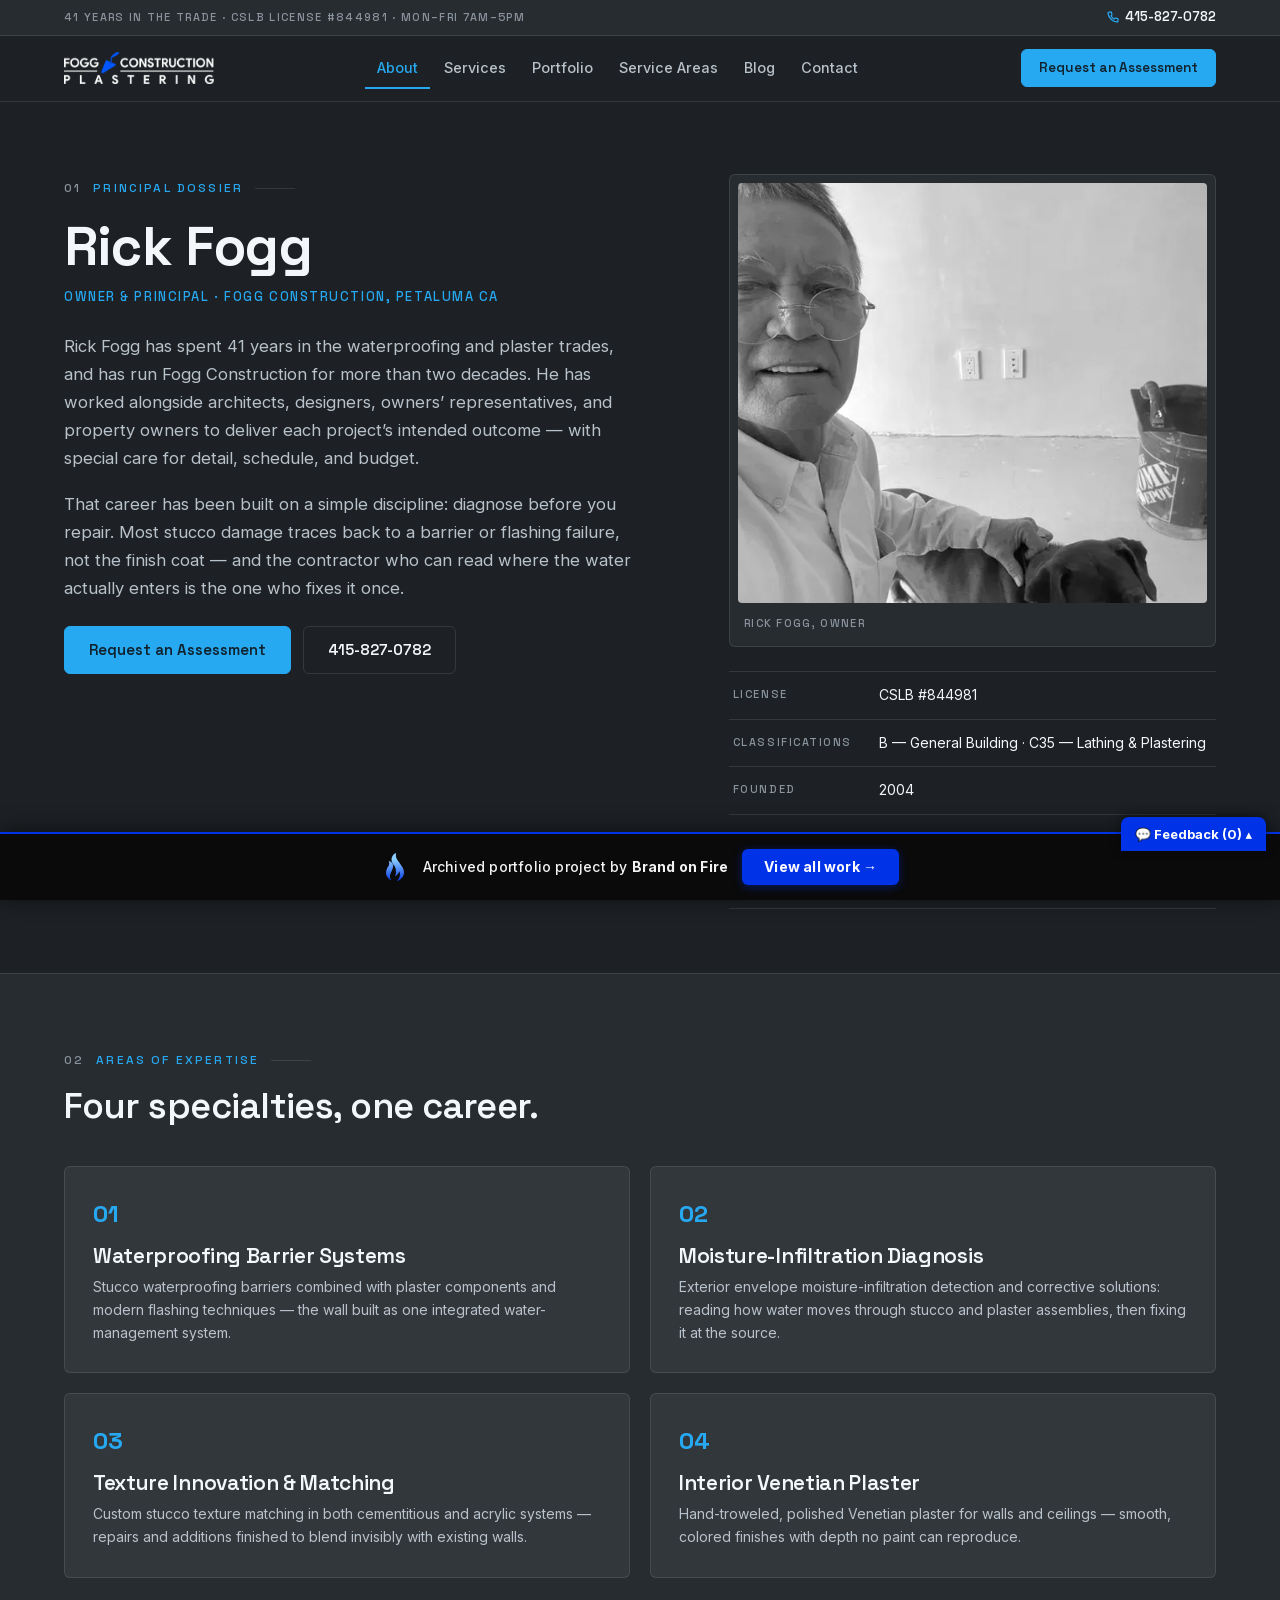
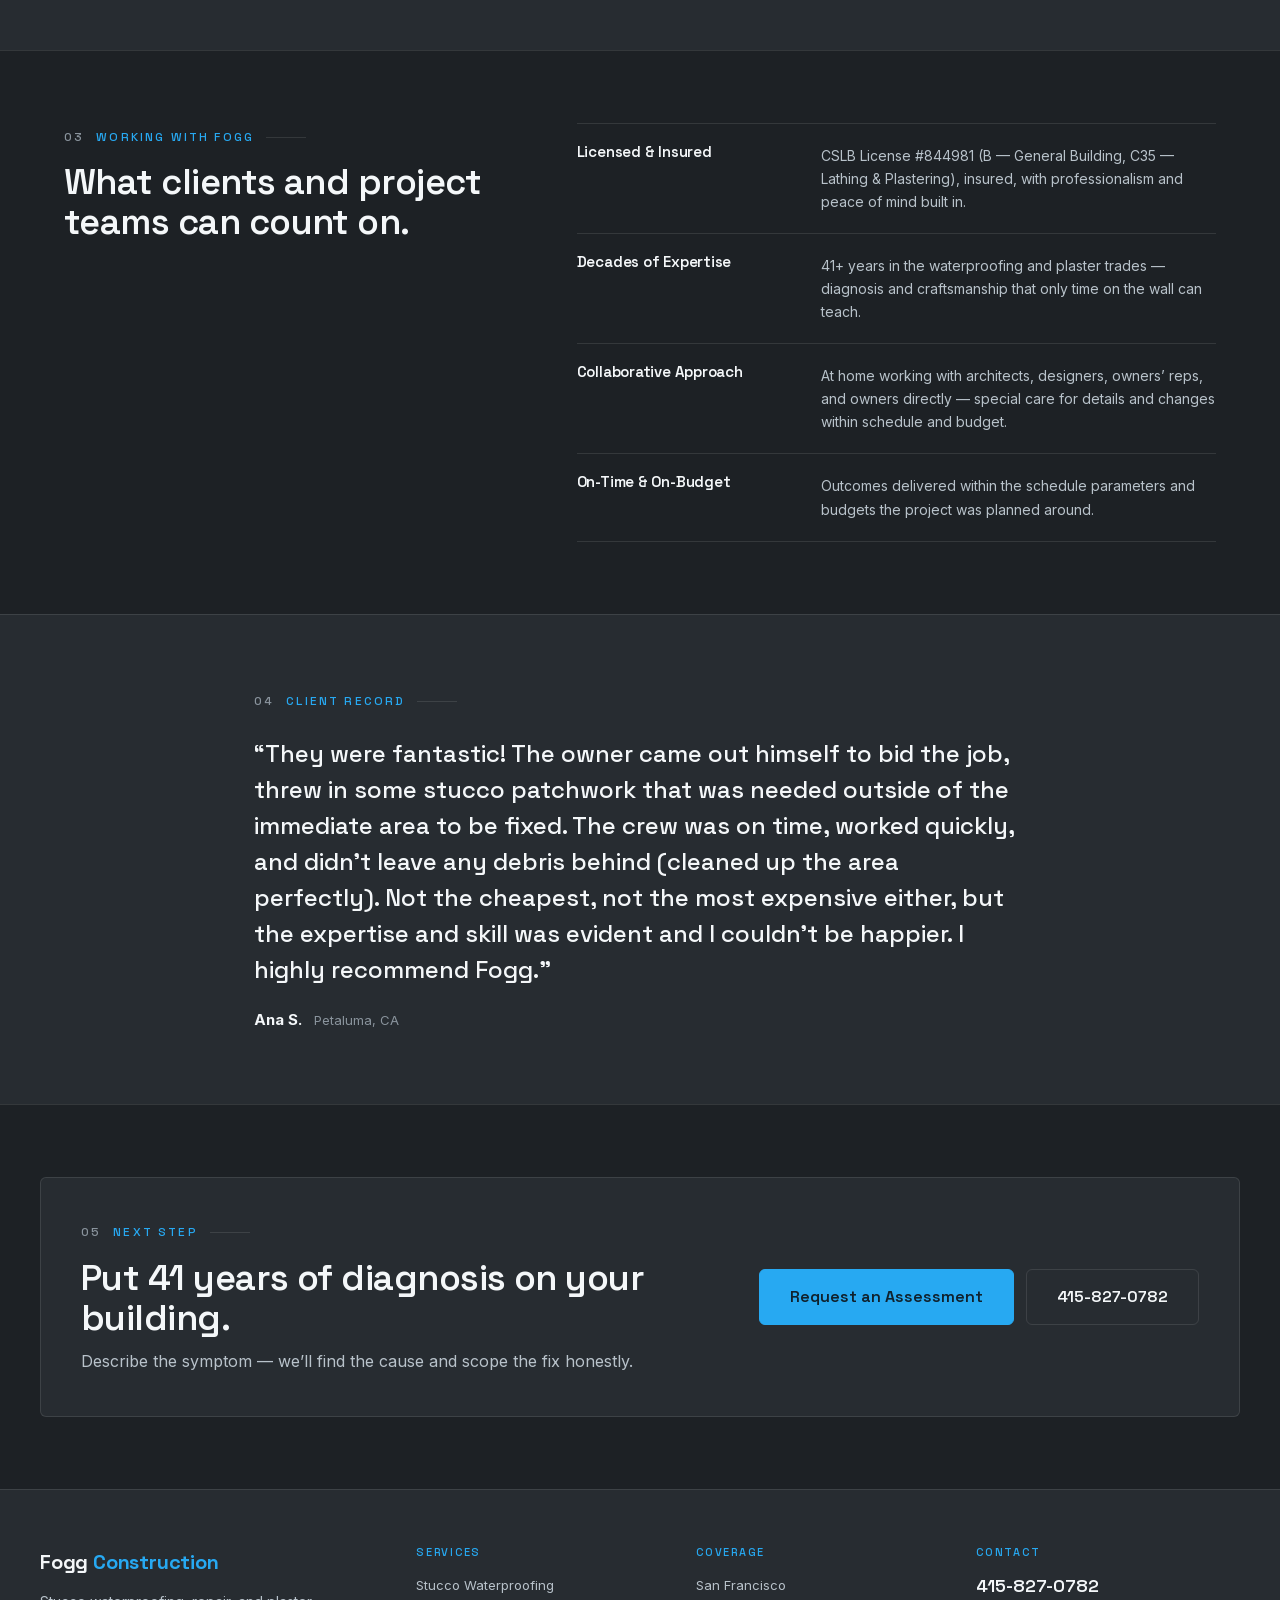
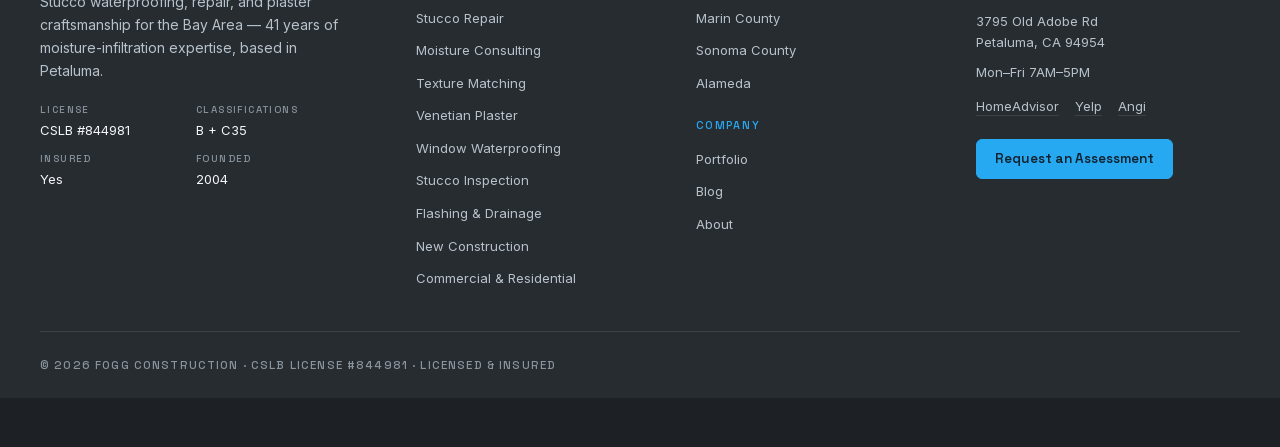
<file: about/index.html>
<!doctype html><html lang="en" data-bofp="0"><head><meta charset="utf-8"><meta name="viewport" content="width=device-width,initial-scale=1"><title>About Rick Fogg — 41 Years in Waterproofing &amp; Plaster | Fogg Construction | Petaluma &amp; North Bay</title><meta name="description" content="Rick Fogg has spent 41 years in the waterproofing and plaster trades, leading Fogg Construction in Petaluma since 2004. CSLB #844981. Call 415-827-0782."><link rel="canonical" href="/about/"><meta name="robots" content="index, follow, max-image-preview:large, max-snippet:-1, max-video-preview:-1"><meta property="og:type" content="website"><meta property="og:title" content="About Rick Fogg — 41 Years in Waterproofing &amp; Plaster | Fogg Construction | Petaluma &amp; North Bay"><meta property="og:description" content="Rick Fogg has spent 41 years in the waterproofing and plaster trades, leading Fogg Construction in Petaluma since 2004. CSLB #844981. Call 415-827-0782."><meta property="og:url" content="/about/"><meta property="og:site_name" content="Fogg Construction"><meta property="og:image" content="/assets/images/og-default.jpg"><meta property="og:locale" content="en_US"><meta name="twitter:card" content="summary_large_image"><meta name="twitter:title" content="About Rick Fogg — 41 Years in Waterproofing &amp; Plaster | Fogg Construction | Petaluma &amp; North Bay"><meta name="twitter:description" content="Rick Fogg has spent 41 years in the waterproofing and plaster trades, leading Fogg Construction in Petaluma since 2004. CSLB #844981. Call 415-827-0782."><meta name="twitter:image" content="/assets/images/og-default.jpg"><meta name="geo.region" content="US-CA"><meta name="geo.placename" content="Petaluma, Sonoma County, CA"><meta name="geo.position" content="38.253215;-122.567448"><meta name="ICBM" content="38.253215, -122.567448"><link rel="icon" type="image/svg+xml" href="/favicon.svg"><link rel="icon" type="image/png" href="/favicon.png"><link rel="apple-touch-icon" href="/favicon.png"><link rel="manifest" href="/manifest.json"><meta name="theme-color" content="#32373c"><link rel="stylesheet" href="../style.css"><style>[data-bofp="0"]{background-color:#1d2125!important}[data-bofp="1"]{background-color:#1d2125!important;color:#b8c2ca!important}[data-bofp="2"]{background-color:#1d2125!important;color:#b8c2ca!important}[data-bofp="3"]{background-color:#1d2125!important;color:#b8c2ca!important}[data-bofp="4"]{background-color:#272c31!important;color:#b8c2ca!important}[data-bofp="5"]{background-color:#272c31!important;color:#b8c2ca!important}[data-bofp="6"]{background-color:#272c31!important;color:#b8c2ca!important}[data-bofp="7"]{background-color:#272c31!important;color:#b8c2ca!important}</style><meta name="robots" content="noindex, nofollow"></head> <body data-bofp="1"> <a class="sr-only" href="#content">Skip to content</a> <header class="hb" id="hb" data-astro-cid-hc4cwfqd="" data-bofp="2"> <div class="hb-util" data-astro-cid-hc4cwfqd=""> <div class="hb-util-inner" data-astro-cid-hc4cwfqd=""> <p class="hb-util-meta" data-astro-cid-hc4cwfqd="">41 Years in the Trade · CSLB License #844981 · Mon–Fri 7AM–5PM</p> <a class="hb-util-phone" href="tel:+14158270782" data-astro-cid-hc4cwfqd=""> <svg width="12" height="12" viewBox="0 0 24 24" fill="none" stroke="currentColor" stroke-width="2.5" aria-hidden="true" data-astro-cid-hc4cwfqd=""><path d="M22 16.92v3a2 2 0 0 1-2.18 2 19.79 19.79 0 0 1-8.63-3.07 19.5 19.5 0 0 1-6-6 19.79 19.79 0 0 1-3.07-8.67A2 2 0 0 1 4.11 2h3a2 2 0 0 1 2 1.72 12.84 12.84 0 0 0 .7 2.81 2 2 0 0 1-.45 2.11L8.09 9.91a16 16 0 0 0 6 6l1.27-1.27a2 2 0 0 1 2.11-.45 12.84 12.84 0 0 0 2.81.7A2 2 0 0 1 22 16.92z" data-astro-cid-hc4cwfqd=""></path></svg> 415-827-0782 </a> </div> </div> <div class="hb-main" data-astro-cid-hc4cwfqd="" data-bofp="3"> <div class="hb-inner" data-astro-cid-hc4cwfqd=""> <a href="../index.html" class="hb-logo" aria-label="Fogg Construction — home" data-astro-cid-hc4cwfqd=""> <img src="../_a/aed684697bbf.svg" alt="Fogg Construction" width="150" height="32" data-astro-cid-hc4cwfqd="" decoding="sync"> </a> <nav class="hb-nav" aria-label="Primary" data-astro-cid-hc4cwfqd=""> <a href="../about/index.html" class="is-active" aria-current="page" data-astro-cid-hc4cwfqd="">About</a><a href="../services/index.html" class="" data-astro-cid-hc4cwfqd="">Services</a><a href="../portfolio/index.html" class="" data-astro-cid-hc4cwfqd="">Portfolio</a><a href="../service-areas/index.html" class="" data-astro-cid-hc4cwfqd="">Service Areas</a><a href="../blog/index.html" class="" data-astro-cid-hc4cwfqd="">Blog</a><a href="../contact/index.html" class="" data-astro-cid-hc4cwfqd="">Contact</a> </nav> <a href="../contact/index.html" class="hb-cta b-btn b-btn--primary" data-astro-cid-hc4cwfqd="">Request an Assessment</a> <button class="hb-burger" id="hb-burger" aria-expanded="false" aria-controls="hb-mobile" aria-label="Open menu" data-astro-cid-hc4cwfqd=""> <span data-astro-cid-hc4cwfqd=""></span><span data-astro-cid-hc4cwfqd=""></span><span data-astro-cid-hc4cwfqd=""></span> </button> </div> </div> <nav class="hb-mobile" id="hb-mobile" hidden="" aria-label="Mobile" data-astro-cid-hc4cwfqd=""> <a href="../index.html" data-astro-cid-hc4cwfqd="">Home</a> <a href="../about/index.html" data-astro-cid-hc4cwfqd="">About</a> <a href="../services/index.html" data-astro-cid-hc4cwfqd="">Services</a> <a class="hb-mobile-sub" href="../services/stucco-waterproofing-moisture-barrier/index.html" data-astro-cid-hc4cwfqd="">· Stucco Waterproofing</a><a class="hb-mobile-sub" href="../services/stucco-repair-restoration/index.html" data-astro-cid-hc4cwfqd="">· Stucco Repair</a><a class="hb-mobile-sub" href="../services/moisture-infiltration-consulting/index.html" data-astro-cid-hc4cwfqd="">· Moisture Consulting</a><a class="hb-mobile-sub" href="../services/custom-stucco-texture-matching/index.html" data-astro-cid-hc4cwfqd="">· Texture Matching</a><a class="hb-mobile-sub" href="../services/venetian-plaster/index.html" data-astro-cid-hc4cwfqd="">· Venetian Plaster</a><a class="hb-mobile-sub" href="../services/window-installation-waterproofing/index.html" data-astro-cid-hc4cwfqd="">· Window Waterproofing</a><a class="hb-mobile-sub" href="#" data-astro-cid-hc4cwfqd="">· Stucco Inspection</a><a class="hb-mobile-sub" href="#" data-astro-cid-hc4cwfqd="">· Flashing &amp; Drainage</a><a class="hb-mobile-sub" href="#" data-astro-cid-hc4cwfqd="">· New Construction</a><a class="hb-mobile-sub" href="#" data-astro-cid-hc4cwfqd="">· Commercial &amp; Residential</a> <a href="../portfolio/index.html" data-astro-cid-hc4cwfqd="">Portfolio</a> <a href="../service-areas/index.html" data-astro-cid-hc4cwfqd="">Service Areas</a> <a href="../blog/index.html" data-astro-cid-hc4cwfqd="">Blog</a> <a href="../contact/index.html" data-astro-cid-hc4cwfqd="">Contact</a> <a class="hb-mobile-cta" href="../contact/index.html" data-astro-cid-hc4cwfqd="">Request an Assessment</a> <a class="hb-mobile-call" href="tel:+14158270782" data-astro-cid-hc4cwfqd="">Call 415-827-0782</a> </nav> </header> <main id="content"> <section class="ab-hero" data-astro-cid-kh7btl4r=""> <div class="b-container ab-hero-grid" data-astro-cid-kh7btl4r=""> <div class="ab-hero-text" data-astro-cid-kh7btl4r=""> <span class="b-label" data-astro-cid-kh7btl4r=""><span class="b-label-num" data-astro-cid-kh7btl4r="">01</span> Principal Dossier</span> <h1 data-astro-cid-kh7btl4r="">Rick Fogg</h1> <p class="ab-role" data-astro-cid-kh7btl4r="">Owner &amp; Principal · Fogg Construction, Petaluma CA</p> <p class="ab-bio" data-astro-cid-kh7btl4r="">Rick Fogg has spent 41 years in the waterproofing and plaster trades, and has run Fogg Construction for more than two decades. He has worked alongside architects, designers, owners’ representatives, and property owners to deliver each project’s intended outcome — with special care for detail, schedule, and budget.</p> <p class="ab-bio" data-astro-cid-kh7btl4r=""> That career has been built on a simple discipline: diagnose before you repair. Most stucco damage traces back to a barrier or flashing failure, not the finish coat — and the contractor who can read where the water actually enters is the one who fixes it once. </p> <div class="ab-hero-actions" data-astro-cid-kh7btl4r=""> <a href="../contact/index.html" class="b-btn b-btn--primary" data-astro-cid-kh7btl4r="">Request an Assessment</a> <a href="tel:+14158270782" class="b-btn b-btn--ghost" data-astro-cid-kh7btl4r="">415-827-0782</a> </div> </div> <div class="ab-hero-side" data-astro-cid-kh7btl4r=""> <figure class="ab-photo b-mono" data-astro-cid-kh7btl4r=""> <img src="../_a/152cc0440d36.webp" alt="Rick Fogg, owner of Fogg Construction, on a job site with his dog in front of a freshly plastered wall" fetchpriority="high" data-astro-cid-kh7btl4r="true" decoding="sync" width="591" height="782"> <figcaption data-astro-cid-kh7btl4r="">Rick Fogg, owner</figcaption> </figure> <dl class="ab-record" data-astro-cid-kh7btl4r=""> <div class="ab-record-row" data-astro-cid-kh7btl4r=""> <dt data-astro-cid-kh7btl4r="">License</dt> <dd data-astro-cid-kh7btl4r="">CSLB #844981</dd> </div><div class="ab-record-row" data-astro-cid-kh7btl4r=""> <dt data-astro-cid-kh7btl4r="">Classifications</dt> <dd data-astro-cid-kh7btl4r="">B — General Building · C35 — Lathing &amp; Plastering</dd> </div><div class="ab-record-row" data-astro-cid-kh7btl4r=""> <dt data-astro-cid-kh7btl4r="">Founded</dt> <dd data-astro-cid-kh7btl4r="">2004</dd> </div><div class="ab-record-row" data-astro-cid-kh7btl4r=""> <dt data-astro-cid-kh7btl4r="">Insured</dt> <dd data-astro-cid-kh7btl4r="">Yes</dd> </div><div class="ab-record-row" data-astro-cid-kh7btl4r=""> <dt data-astro-cid-kh7btl4r="">Hours</dt> <dd data-astro-cid-kh7btl4r="">Mon–Fri 7AM–5PM</dd> </div> </dl> </div> </div> </section> <section class="b-section b-section--line b-section--panel" data-astro-cid-kh7btl4r="" data-bofp="4"> <div class="b-container" data-astro-cid-kh7btl4r=""> <div class="b-sec-head" data-astro-cid-kh7btl4r=""> <span class="b-label" data-astro-cid-kh7btl4r=""><span class="b-label-num" data-astro-cid-kh7btl4r="">02</span> Areas of Expertise</span> <h2 data-astro-cid-kh7btl4r="">Four specialties, one career.</h2> </div> <div class="ab-exp-grid" data-astro-cid-kh7btl4r=""> <article class="ab-exp" data-astro-cid-kh7btl4r=""> <span class="ab-exp-num" data-astro-cid-kh7btl4r="">01</span> <h3 data-astro-cid-kh7btl4r="">Waterproofing Barrier Systems</h3> <p data-astro-cid-kh7btl4r="">Stucco waterproofing barriers combined with plaster components and modern flashing techniques — the wall built as one integrated water-management system.</p> </article><article class="ab-exp" data-astro-cid-kh7btl4r=""> <span class="ab-exp-num" data-astro-cid-kh7btl4r="">02</span> <h3 data-astro-cid-kh7btl4r="">Moisture-Infiltration Diagnosis</h3> <p data-astro-cid-kh7btl4r="">Exterior envelope moisture-infiltration detection and corrective solutions: reading how water moves through stucco and plaster assemblies, then fixing it at the source.</p> </article><article class="ab-exp" data-astro-cid-kh7btl4r=""> <span class="ab-exp-num" data-astro-cid-kh7btl4r="">03</span> <h3 data-astro-cid-kh7btl4r="">Texture Innovation &amp; Matching</h3> <p data-astro-cid-kh7btl4r="">Custom stucco texture matching in both cementitious and acrylic systems — repairs and additions finished to blend invisibly with existing walls.</p> </article><article class="ab-exp" data-astro-cid-kh7btl4r=""> <span class="ab-exp-num" data-astro-cid-kh7btl4r="">04</span> <h3 data-astro-cid-kh7btl4r="">Interior Venetian Plaster</h3> <p data-astro-cid-kh7btl4r="">Hand-troweled, polished Venetian plaster for walls and ceilings — smooth, colored finishes with depth no paint can reproduce.</p> </article> </div> </div> </section> <section class="b-section b-section--line" data-astro-cid-kh7btl4r=""> <div class="b-container ab-why-grid" data-astro-cid-kh7btl4r=""> <div class="ab-why-intro" data-astro-cid-kh7btl4r=""> <span class="b-label" data-astro-cid-kh7btl4r=""><span class="b-label-num" data-astro-cid-kh7btl4r="">03</span> Working With Fogg</span> <h2 data-astro-cid-kh7btl4r="">What clients and project teams can count on.</h2> </div> <div class="ab-why-rows" data-astro-cid-kh7btl4r=""> <div class="ab-why-row" data-astro-cid-kh7btl4r=""> <h3 data-astro-cid-kh7btl4r="">Licensed &amp; Insured</h3> <p data-astro-cid-kh7btl4r="">CSLB License #844981 (B — General Building, C35 — Lathing &amp; Plastering), insured, with professionalism and peace of mind built in.</p> </div><div class="ab-why-row" data-astro-cid-kh7btl4r=""> <h3 data-astro-cid-kh7btl4r="">Decades of Expertise</h3> <p data-astro-cid-kh7btl4r="">41+ years in the waterproofing and plaster trades — diagnosis and craftsmanship that only time on the wall can teach.</p> </div><div class="ab-why-row" data-astro-cid-kh7btl4r=""> <h3 data-astro-cid-kh7btl4r="">Collaborative Approach</h3> <p data-astro-cid-kh7btl4r="">At home working with architects, designers, owners’ reps, and owners directly — special care for details and changes within schedule and budget.</p> </div><div class="ab-why-row" data-astro-cid-kh7btl4r=""> <h3 data-astro-cid-kh7btl4r="">On-Time &amp; On-Budget</h3> <p data-astro-cid-kh7btl4r="">Outcomes delivered within the schedule parameters and budgets the project was planned around.</p> </div> </div> </div> </section> <section class="b-section b-section--line b-section--panel" data-astro-cid-kh7btl4r="" data-bofp="5"> <div class="b-narrow" data-astro-cid-kh7btl4r=""> <span class="b-label" data-astro-cid-kh7btl4r=""><span class="b-label-num" data-astro-cid-kh7btl4r="">04</span> Client Record</span> <figure class="ab-quote" data-astro-cid-kh7btl4r=""> <blockquote data-astro-cid-kh7btl4r="">“They were fantastic! The owner came out himself to bid the job, threw in some stucco patchwork that was needed outside of the immediate area to be fixed. The crew was on time, worked quickly, and didn’t leave any debris behind (cleaned up the area perfectly). Not the cheapest, not the most expensive either, but the expertise and skill was evident and I couldn’t be happier. I highly recommend Fogg.”</blockquote> <figcaption data-astro-cid-kh7btl4r=""> <strong data-astro-cid-kh7btl4r="">Ana S.</strong> <span data-astro-cid-kh7btl4r="">Petaluma, CA</span> </figcaption> </figure> </div> </section> <section class="b-section b-section--line" data-astro-cid-kh7btl4r=""> <div class="b-container ab-cta" data-astro-cid-kh7btl4r="" data-bofp="6"> <div data-astro-cid-kh7btl4r=""> <span class="b-label" data-astro-cid-kh7btl4r=""><span class="b-label-num" data-astro-cid-kh7btl4r="">05</span> Next Step</span> <h2 data-astro-cid-kh7btl4r="">Put 41 years of diagnosis on your building.</h2> <p data-astro-cid-kh7btl4r="">Describe the symptom — we’ll find the cause and scope the fix honestly.</p> </div> <div class="ab-cta-actions" data-astro-cid-kh7btl4r=""> <a href="../contact/index.html" class="b-btn b-btn--primary b-btn--lg" data-astro-cid-kh7btl4r="">Request an Assessment</a> <a href="tel:+14158270782" class="b-btn b-btn--ghost b-btn--lg" data-astro-cid-kh7btl4r="">415-827-0782</a> </div> </div> </section> </main> <footer class="fb" data-astro-cid-l6v3njuw=""> <div class="fb-main" data-astro-cid-l6v3njuw="" data-bofp="7"> <div class="fb-grid" data-astro-cid-l6v3njuw=""> <div class="fb-brand" data-astro-cid-l6v3njuw=""> <span class="fb-name" data-astro-cid-l6v3njuw="">Fogg <em data-astro-cid-l6v3njuw="">Construction</em></span> <p data-astro-cid-l6v3njuw="">Stucco waterproofing, repair, and plaster craftsmanship for the Bay Area — 41 years of moisture-infiltration expertise, based in Petaluma.</p> <dl class="fb-cred" data-astro-cid-l6v3njuw=""> <div data-astro-cid-l6v3njuw=""><dt data-astro-cid-l6v3njuw="">License</dt><dd data-astro-cid-l6v3njuw="">CSLB #844981</dd></div> <div data-astro-cid-l6v3njuw=""><dt data-astro-cid-l6v3njuw="">Classifications</dt><dd data-astro-cid-l6v3njuw="">B + C35</dd></div> <div data-astro-cid-l6v3njuw=""><dt data-astro-cid-l6v3njuw="">Insured</dt><dd data-astro-cid-l6v3njuw="">Yes</dd></div> <div data-astro-cid-l6v3njuw=""><dt data-astro-cid-l6v3njuw="">Founded</dt><dd data-astro-cid-l6v3njuw="">2004</dd></div> </dl> </div> <div class="fb-col" data-astro-cid-l6v3njuw=""> <h4 data-astro-cid-l6v3njuw="">Services</h4> <ul data-astro-cid-l6v3njuw=""> <li data-astro-cid-l6v3njuw=""><a href="../services/stucco-waterproofing-moisture-barrier/index.html" data-astro-cid-l6v3njuw="">Stucco Waterproofing</a></li><li data-astro-cid-l6v3njuw=""><a href="../services/stucco-repair-restoration/index.html" data-astro-cid-l6v3njuw="">Stucco Repair</a></li><li data-astro-cid-l6v3njuw=""><a href="../services/moisture-infiltration-consulting/index.html" data-astro-cid-l6v3njuw="">Moisture Consulting</a></li><li data-astro-cid-l6v3njuw=""><a href="../services/custom-stucco-texture-matching/index.html" data-astro-cid-l6v3njuw="">Texture Matching</a></li><li data-astro-cid-l6v3njuw=""><a href="../services/venetian-plaster/index.html" data-astro-cid-l6v3njuw="">Venetian Plaster</a></li><li data-astro-cid-l6v3njuw=""><a href="../services/window-installation-waterproofing/index.html" data-astro-cid-l6v3njuw="">Window Waterproofing</a></li><li data-astro-cid-l6v3njuw=""><a href="#" data-astro-cid-l6v3njuw="">Stucco Inspection</a></li><li data-astro-cid-l6v3njuw=""><a href="#" data-astro-cid-l6v3njuw="">Flashing &amp; Drainage</a></li><li data-astro-cid-l6v3njuw=""><a href="#" data-astro-cid-l6v3njuw="">New Construction</a></li><li data-astro-cid-l6v3njuw=""><a href="#" data-astro-cid-l6v3njuw="">Commercial &amp; Residential</a></li> </ul> </div> <div class="fb-col" data-astro-cid-l6v3njuw=""> <h4 data-astro-cid-l6v3njuw="">Coverage</h4> <ul data-astro-cid-l6v3njuw=""> <li data-astro-cid-l6v3njuw=""><a href="#" data-astro-cid-l6v3njuw="">San Francisco</a></li><li data-astro-cid-l6v3njuw=""><a href="#" data-astro-cid-l6v3njuw="">Marin County</a></li><li data-astro-cid-l6v3njuw=""><a href="#" data-astro-cid-l6v3njuw="">Sonoma County</a></li><li data-astro-cid-l6v3njuw=""><a href="#" data-astro-cid-l6v3njuw="">Alameda</a></li> </ul> <h4 class="fb-col-h2" data-astro-cid-l6v3njuw="">Company</h4> <ul data-astro-cid-l6v3njuw=""> <li data-astro-cid-l6v3njuw=""><a href="../portfolio/index.html" data-astro-cid-l6v3njuw="">Portfolio</a></li> <li data-astro-cid-l6v3njuw=""><a href="../blog/index.html" data-astro-cid-l6v3njuw="">Blog</a></li> <li data-astro-cid-l6v3njuw=""><a href="../about/index.html" data-astro-cid-l6v3njuw="">About</a></li> </ul> </div> <div class="fb-col" data-astro-cid-l6v3njuw=""> <h4 data-astro-cid-l6v3njuw="">Contact</h4> <p class="fb-phone" data-astro-cid-l6v3njuw=""><a href="tel:+14158270782" data-astro-cid-l6v3njuw="">415-827-0782</a></p> <p data-astro-cid-l6v3njuw="">3795 Old Adobe Rd<br data-astro-cid-l6v3njuw="">Petaluma, CA 94954</p> <p data-astro-cid-l6v3njuw="">Mon–Fri 7AM–5PM</p> <ul class="fb-profiles" data-astro-cid-l6v3njuw=""> <li data-astro-cid-l6v3njuw=""><a href="https://www.homeadvisor.com/rated.FoggConstruction.51681976.html" rel="noopener" target="_blank" data-astro-cid-l6v3njuw="">HomeAdvisor</a></li><li data-astro-cid-l6v3njuw=""><a href="https://www.yelp.com/biz/fogg-construction-stucco-santa-rosa" rel="noopener" target="_blank" data-astro-cid-l6v3njuw="">Yelp</a></li><li data-astro-cid-l6v3njuw=""><a href="https://www.angi.com/companylist/us/ca/petaluma/fogg-construction-reviews-9146171.htm" rel="noopener" target="_blank" data-astro-cid-l6v3njuw="">Angi</a></li> </ul> <a class="fb-cta b-btn b-btn--primary" href="../contact/index.html" data-astro-cid-l6v3njuw="">Request an Assessment</a> </div> </div> <div class="fb-bottom" data-astro-cid-l6v3njuw=""> <span data-astro-cid-l6v3njuw="">© 2026 Fogg Construction · CSLB License #844981 · Licensed &amp; Insured</span> </div> </div> </footer><a href="https://brandonfire.com/portfolio/" id="bof-portfolio-bar" rel="noopener" style="position:fixed;left:0;right:0;bottom:0;z-index:2147483647;display:flex;align-items:center;justify-content:center;gap:10px;flex-wrap:wrap;background:#14181c;color:#fff!important;font-family:-apple-system,BlinkMacSystemFont,'Segoe UI',Roboto,Helvetica,Arial,sans-serif;font-size:13px;font-weight:500;line-height:1;letter-spacing:.2px;padding:11px 16px;text-decoration:none!important;box-shadow:0 -2px 14px rgba(0,0,0,.28);border-top:2px solid #e2542c;box-sizing:border-box"><span style="opacity:.92;color:#fff">Archived portfolio project by <strong style="font-weight:700;color:#fff">Brand&nbsp;on&nbsp;Fire</strong></span><span style="background:#e2542c;color:#fff;padding:6px 12px;border-radius:4px;font-weight:600;white-space:nowrap">View&nbsp;all&nbsp;work&nbsp;&rarr;</span></a><!-- bof-portfolio-bar --><a href="https://brandonfire.com/portfolio/" id="bof-portfolio-bar" rel="noopener" style="position:fixed;left:0;right:0;bottom:0;z-index:2147483647;display:flex;align-items:center;justify-content:center;gap:14px;flex-wrap:wrap;background:#0a0a0a;color:#ffffff !important;font-family:Inter,-apple-system,BlinkMacSystemFont,'Segoe UI',Roboto,Helvetica,Arial,sans-serif;font-size:14px;font-weight:500;line-height:1;letter-spacing:.2px;padding:15px 18px;text-decoration:none !important;box-shadow:0 -3px 22px rgba(0,0,0,.45);border-top:2px solid #0033e7;box-sizing:border-box;"><img src="[data-uri]" alt="" width="28" height="28" style="display:block;flex:0 0 auto;width:28px;height:28px;"><span style="opacity:.95;color:#fff;">Archived portfolio project by <strong style="font-weight:700;color:#fff;">Brand&nbsp;on&nbsp;Fire</strong></span><span style="background:#0033e7;color:#fff;padding:11px 22px;border-radius:6px;font-weight:700;font-size:14px;white-space:nowrap;box-shadow:0 2px 10px rgba(0,51,231,.4);">View&nbsp;all&nbsp;work&nbsp;&rarr;</span></a><script>(function(){function p(){var b=document.getElementById("bof-portfolio-bar");if(b&&document.body)document.body.style.setProperty("padding-bottom",b.offsetHeight+"px","important");}if(document.readyState!=="loading")p();else document.addEventListener("DOMContentLoaded",p);window.addEventListener("resize",p);})();</script><script>/* Brand on Fire portfolio feedback collector. One shared origin (brand-on-fire.github.io) => one shared
   localStorage; every comment is stamped with the site + page it was written on. Shadow DOM so the host
   site's CSS / pointer-events:none can't touch it. "Export all" copies everything for Claude. */
(function () {
  var K = 'bof_feedback', D = document;
  if (D.getElementById('bof-fb-host')) return;
  function L() { try { return JSON.parse(localStorage.getItem(K)) || []; } catch (e) { return []; } }
  function SV(a) { try { localStorage.setItem(K, JSON.stringify(a)); } catch (e) {} }
  function slug() { var p = location.pathname.split('/').filter(Boolean); return p[0] || '(home)'; }
  function pagePath() { var p = location.pathname.split('/').filter(Boolean); return '/' + p.slice(1).join('/') + (p.length > 1 ? '/' : ''); }
  function draftKey() { return 'bof_fb_draft'; }     // one global draft so an in-progress comment survives navigation
  function barH() { var b = D.getElementById('bof-portfolio-bar'); return b ? b.offsetHeight : 0; }
  function sync() { try { fetch('http://localhost:8799/sync', { method: 'POST', headers: { 'Content-Type': 'text/plain' }, body: JSON.stringify(L()), keepalive: true }).catch(function () {}); } catch (e) {} }
  function counts() { var a = L(), s = slug(), here = a.filter(function (c) { return c.site === s; }).length; return { here: here, total: a.length }; }
  var open = localStorage.getItem('bof_fb_open') === '1';

  var host = D.createElement('div'); host.id = 'bof-fb-host';
  host.style.cssText = 'all:initial;position:fixed;left:0;right:0;bottom:0;z-index:2147483647;pointer-events:none';
  var R = host.attachShadow({ mode: 'open' });
  R.innerHTML =
    '<style>' +
    ':host{all:initial}div,textarea,button,span,b{box-sizing:border-box;font-family:Inter,system-ui,-apple-system,"Segoe UI",Arial,sans-serif;margin:0}' +
    '.tog{position:fixed;right:14px;background:#0033e7;color:#fff;font-weight:700;font-size:13px;padding:9px 14px;border-radius:8px 8px 0 0;cursor:pointer;box-shadow:0 -2px 12px rgba(0,0,0,.45);pointer-events:auto;user-select:none}' +
    '.pan{position:fixed;left:0;right:0;background:#0a0a0a;border-top:2px solid #0033e7;height:158px;padding:8px 12px 10px;display:none;pointer-events:auto}' +
    '.pan.open{display:block}' +
    '.hd{display:flex;align-items:center;gap:8px;color:#fff;font-size:12.5px;margin-bottom:6px}' +
    '.hd b{color:#8bccff;font-weight:700}.hd .pg{color:#9aa3b2}' +
    'textarea{display:block;width:100%;height:74px;background:#16181d;color:#fff;border:1px solid #2a2d35;border-radius:6px;padding:8px;font-size:13px;line-height:1.4;resize:none;pointer-events:auto;-webkit-user-select:text;user-select:text;outline:none}' +
    'textarea:focus{border-color:#0033e7}' +
    '.row{display:flex;gap:8px;align-items:center;margin-top:7px}' +
    'button{border:0;border-radius:6px;padding:8px 14px;font-weight:700;font-size:13px;cursor:pointer;pointer-events:auto}' +
    '.save{background:#0033e7;color:#fff}.exp{background:#16181d;color:#8bccff;border:1px solid #2a2d35}.undo{background:transparent;color:#888;font-weight:600;font-size:12px;padding:6px}' +
    '.st{color:#9aa3b2;font-size:12px;margin-left:auto}' +
    '</style>' +
    '<div class="tog" id="tog"></div>' +
    '<div class="pan" id="pan">' +
    '<div class="hd">Commenting on <b id="site"></b><span class="pg" id="pg"></span></div>' +
    '<textarea id="ta" placeholder="Type feedback for THIS page, then Save…"></textarea>' +
    '<div class="row"><button class="save" id="save">Save</button><button class="undo" id="undo">Undo last</button><button class="exp" id="exp">Export all</button><span class="st" id="st"></span></div>' +
    '</div>';
  D.body.appendChild(host);

  var tog = R.getElementById('tog'), pan = R.getElementById('pan'), ta = R.getElementById('ta');
  R.getElementById('site').textContent = slug();
  R.getElementById('pg').textContent = pagePath();
  ta.value = localStorage.getItem(draftKey()) || '';
  ta.addEventListener('input', function () { localStorage.setItem(draftKey(), ta.value); });
  function refresh() {
    var h = barH(), c = counts();
    pan.style.bottom = h + 'px'; pan.classList.toggle('open', open);
    tog.style.bottom = (open ? 158 + h : h) + 'px';
    tog.textContent = '💬 Feedback (' + c.total + ') ' + (open ? '▾' : '▴');
    R.getElementById('st').textContent = c.here + ' on this site · ' + c.total + ' total';
  }
  tog.addEventListener('click', function () { open = !open; localStorage.setItem('bof_fb_open', open ? '1' : '0'); refresh(); if (open) setTimeout(function () { ta.focus(); }, 0); });
  R.getElementById('save').addEventListener('click', function () {
    var t = ta.value.trim(); if (!t) return;
    var a = L(); a.push({ site: slug(), page: location.pathname, text: t, ts: new Date().toISOString() }); SV(a);
    ta.value = ''; localStorage.removeItem(draftKey()); refresh(); sync();
    var b = R.getElementById('save'); b.textContent = 'Saved ✓ ' + slug(); setTimeout(function () { b.textContent = 'Save'; }, 1100);
  });
  R.getElementById('undo').addEventListener('click', function () {
    var a = L(); if (!a.length) return; var last = a.pop(); SV(a); refresh(); sync();
    var b = R.getElementById('undo'); b.textContent = 'removed'; setTimeout(function () { b.textContent = 'Undo last'; }, 900);
  });
  R.getElementById('exp').addEventListener('click', function () {
    var a = L(); if (!a.length) { alert('No comments saved yet.'); return; }
    var txt = 'PORTFOLIO FEEDBACK (' + a.length + ' comments)\n\n' + a.map(function (c) { return '[' + c.site + c.page + ']\n' + c.text; }).join('\n\n');
    if (navigator.clipboard && navigator.clipboard.writeText) navigator.clipboard.writeText(txt).then(function () { alert('Copied ' + a.length + ' comments — paste to Claude.'); }, function () { window.prompt('Copy all (Cmd+C):', txt); });
    else window.prompt('Copy all (Cmd+C):', txt);
  });
  window.addEventListener('resize', refresh);
  if (D.readyState !== 'loading') { refresh(); sync(); } else D.addEventListener('DOMContentLoaded', function () { refresh(); sync(); });
})();
</script><!-- /bof-portfolio-bar --></body></html>
</file>
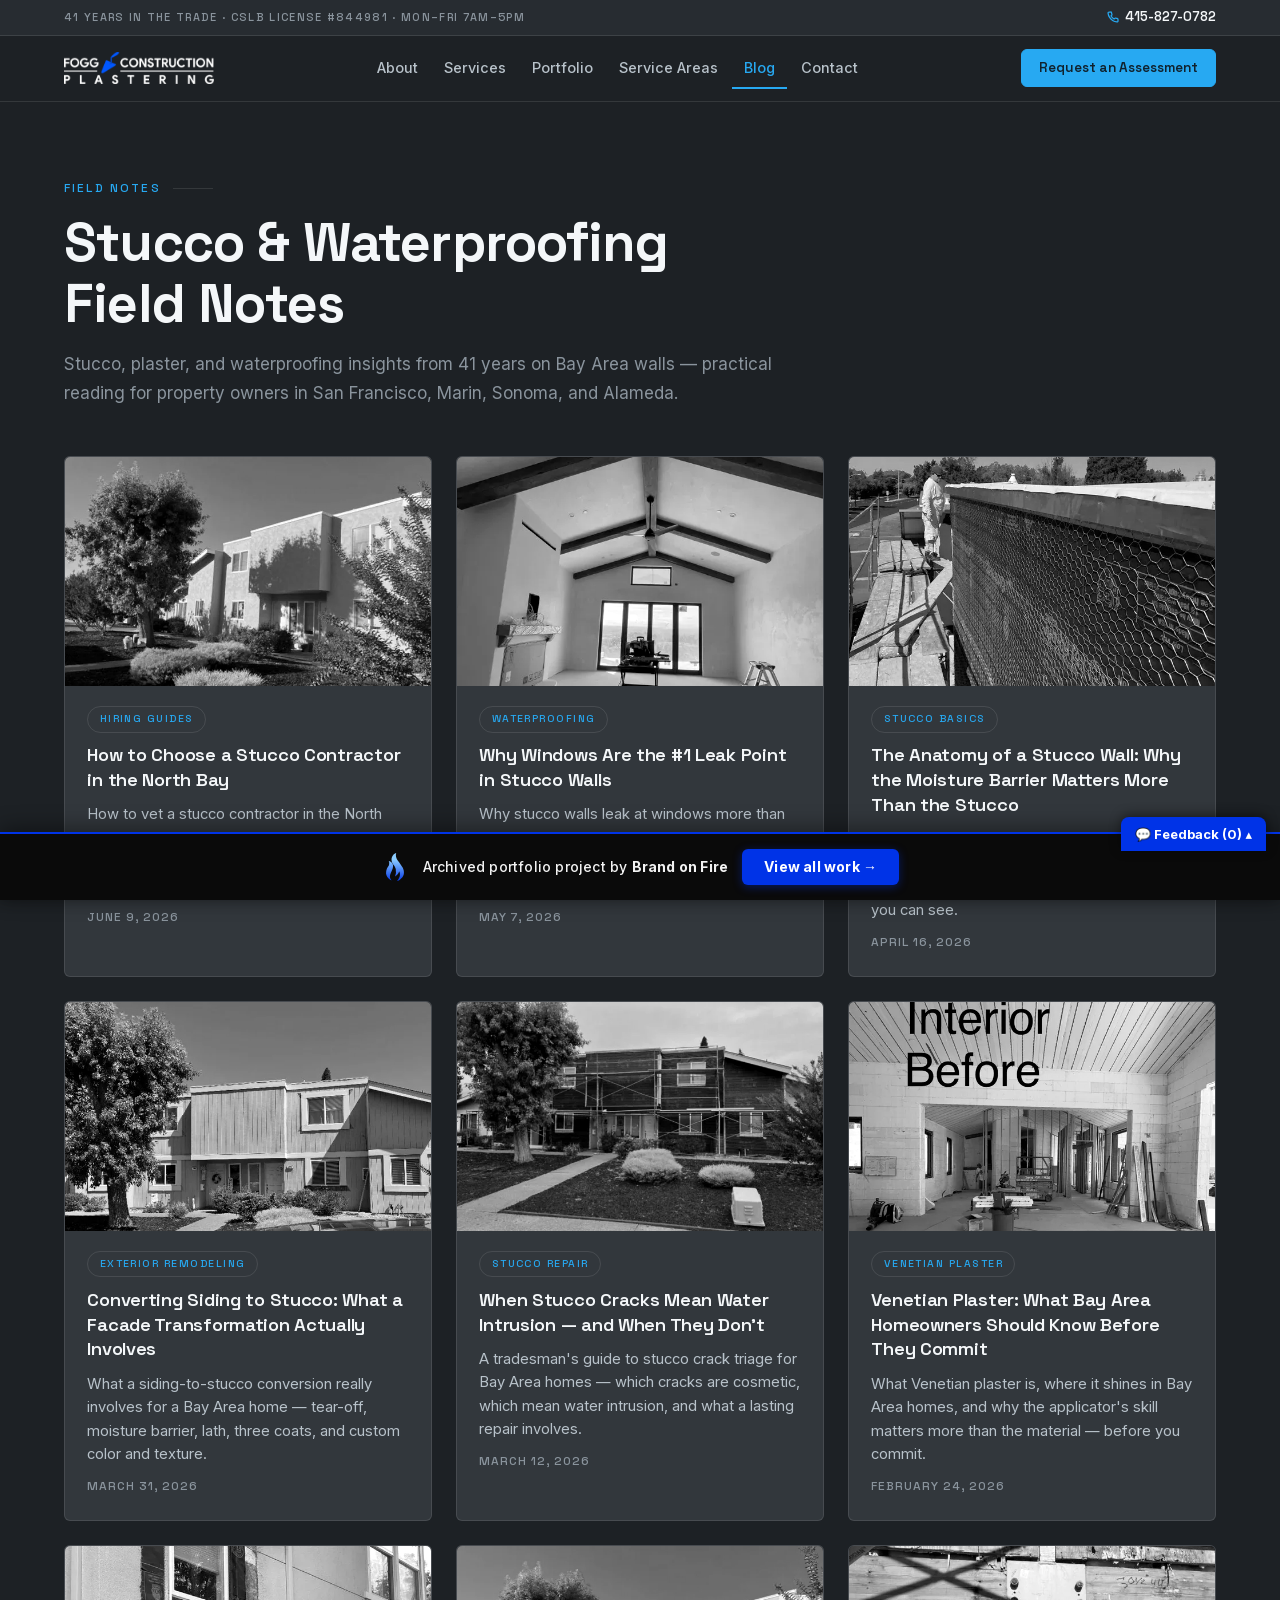
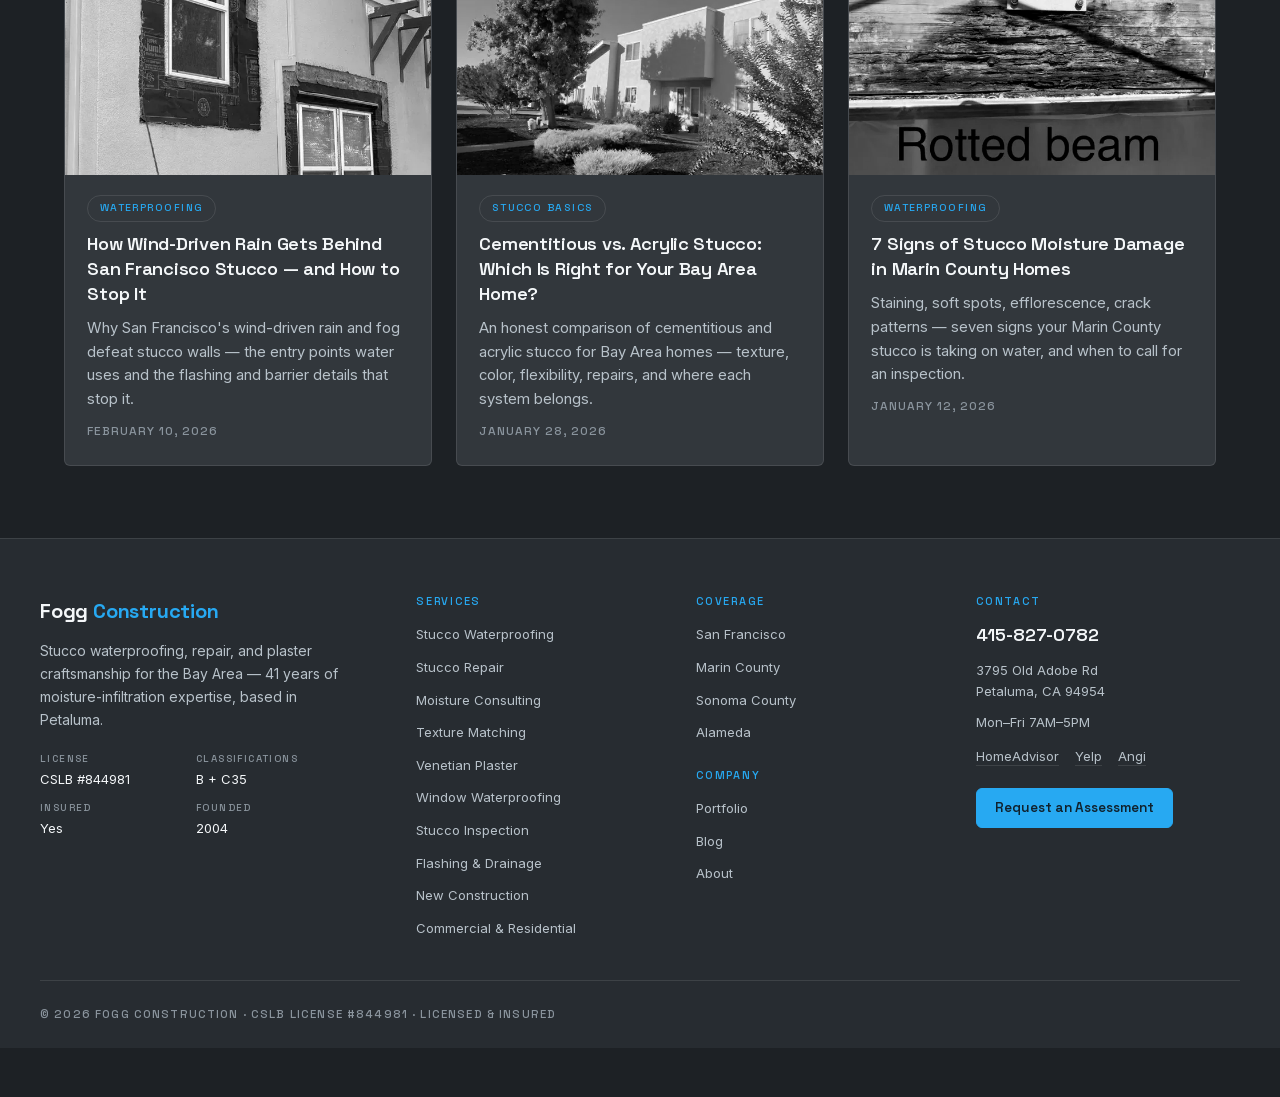
<file: blog/index.html>
<!doctype html><html lang="en" data-bofp="0"><head><meta charset="utf-8"><meta name="viewport" content="width=device-width,initial-scale=1"><title>Stucco &amp; Waterproofing Field Notes | Fogg Construction Blog</title><meta name="description" content="Field Notes from Fogg Construction — stucco, plaster, and waterproofing insights from 41 years on Bay Area walls. Practical guides for property owners."><link rel="canonical" href="/blog/"><meta name="robots" content="index, follow, max-image-preview:large, max-snippet:-1, max-video-preview:-1"><meta property="og:type" content="website"><meta property="og:title" content="Stucco &amp; Waterproofing Field Notes | Fogg Construction Blog"><meta property="og:description" content="Field Notes from Fogg Construction — stucco, plaster, and waterproofing insights from 41 years on Bay Area walls. Practical guides for property owners."><meta property="og:url" content="/blog/"><meta property="og:site_name" content="Fogg Construction"><meta property="og:image" content="/assets/images/og-default.jpg"><meta property="og:locale" content="en_US"><meta name="twitter:card" content="summary_large_image"><meta name="twitter:title" content="Stucco &amp; Waterproofing Field Notes | Fogg Construction Blog"><meta name="twitter:description" content="Field Notes from Fogg Construction — stucco, plaster, and waterproofing insights from 41 years on Bay Area walls. Practical guides for property owners."><meta name="twitter:image" content="/assets/images/og-default.jpg"><meta name="geo.region" content="US-CA"><meta name="geo.placename" content="Petaluma, Sonoma County, CA"><meta name="geo.position" content="38.253215;-122.567448"><meta name="ICBM" content="38.253215, -122.567448"><link rel="icon" type="image/svg+xml" href="/favicon.svg"><link rel="icon" type="image/png" href="/favicon.png"><link rel="apple-touch-icon" href="/favicon.png"><link rel="manifest" href="/manifest.json"><meta name="theme-color" content="#32373c"><link rel="stylesheet" href="../style.css"><style>[data-bofp="0"]{background-color:#1d2125!important}[data-bofp="1"]{background-color:#1d2125!important;color:#b8c2ca!important}[data-bofp="2"]{background-color:#1d2125!important;color:#b8c2ca!important}[data-bofp="3"]{background-color:#1d2125!important;color:#b8c2ca!important}[data-bofp="4"]{background-color:#272c31!important;color:#b8c2ca!important}</style><meta name="robots" content="noindex, nofollow"></head> <body data-bofp="1"> <a class="sr-only" href="#content">Skip to content</a> <header class="hb" id="hb" data-astro-cid-hc4cwfqd="" data-bofp="2"> <div class="hb-util" data-astro-cid-hc4cwfqd=""> <div class="hb-util-inner" data-astro-cid-hc4cwfqd=""> <p class="hb-util-meta" data-astro-cid-hc4cwfqd="">41 Years in the Trade · CSLB License #844981 · Mon–Fri 7AM–5PM</p> <a class="hb-util-phone" href="tel:+14158270782" data-astro-cid-hc4cwfqd=""> <svg width="12" height="12" viewBox="0 0 24 24" fill="none" stroke="currentColor" stroke-width="2.5" aria-hidden="true" data-astro-cid-hc4cwfqd=""><path d="M22 16.92v3a2 2 0 0 1-2.18 2 19.79 19.79 0 0 1-8.63-3.07 19.5 19.5 0 0 1-6-6 19.79 19.79 0 0 1-3.07-8.67A2 2 0 0 1 4.11 2h3a2 2 0 0 1 2 1.72 12.84 12.84 0 0 0 .7 2.81 2 2 0 0 1-.45 2.11L8.09 9.91a16 16 0 0 0 6 6l1.27-1.27a2 2 0 0 1 2.11-.45 12.84 12.84 0 0 0 2.81.7A2 2 0 0 1 22 16.92z" data-astro-cid-hc4cwfqd=""></path></svg> 415-827-0782 </a> </div> </div> <div class="hb-main" data-astro-cid-hc4cwfqd="" data-bofp="3"> <div class="hb-inner" data-astro-cid-hc4cwfqd=""> <a href="../index.html" class="hb-logo" aria-label="Fogg Construction — home" data-astro-cid-hc4cwfqd=""> <img src="../_a/aed684697bbf.svg" alt="Fogg Construction" width="150" height="32" data-astro-cid-hc4cwfqd="" decoding="sync"> </a> <nav class="hb-nav" aria-label="Primary" data-astro-cid-hc4cwfqd=""> <a href="../about/index.html" class="" data-astro-cid-hc4cwfqd="">About</a><a href="../services/index.html" class="" data-astro-cid-hc4cwfqd="">Services</a><a href="../portfolio/index.html" class="" data-astro-cid-hc4cwfqd="">Portfolio</a><a href="../service-areas/index.html" class="" data-astro-cid-hc4cwfqd="">Service Areas</a><a href="../blog/index.html" class="is-active" aria-current="page" data-astro-cid-hc4cwfqd="">Blog</a><a href="../contact/index.html" class="" data-astro-cid-hc4cwfqd="">Contact</a> </nav> <a href="../contact/index.html" class="hb-cta b-btn b-btn--primary" data-astro-cid-hc4cwfqd="">Request an Assessment</a> <button class="hb-burger" id="hb-burger" aria-expanded="false" aria-controls="hb-mobile" aria-label="Open menu" data-astro-cid-hc4cwfqd=""> <span data-astro-cid-hc4cwfqd=""></span><span data-astro-cid-hc4cwfqd=""></span><span data-astro-cid-hc4cwfqd=""></span> </button> </div> </div> <nav class="hb-mobile" id="hb-mobile" hidden="" aria-label="Mobile" data-astro-cid-hc4cwfqd=""> <a href="../index.html" data-astro-cid-hc4cwfqd="">Home</a> <a href="../about/index.html" data-astro-cid-hc4cwfqd="">About</a> <a href="../services/index.html" data-astro-cid-hc4cwfqd="">Services</a> <a class="hb-mobile-sub" href="../services/stucco-waterproofing-moisture-barrier/index.html" data-astro-cid-hc4cwfqd="">· Stucco Waterproofing</a><a class="hb-mobile-sub" href="../services/stucco-repair-restoration/index.html" data-astro-cid-hc4cwfqd="">· Stucco Repair</a><a class="hb-mobile-sub" href="../services/moisture-infiltration-consulting/index.html" data-astro-cid-hc4cwfqd="">· Moisture Consulting</a><a class="hb-mobile-sub" href="../services/custom-stucco-texture-matching/index.html" data-astro-cid-hc4cwfqd="">· Texture Matching</a><a class="hb-mobile-sub" href="../services/venetian-plaster/index.html" data-astro-cid-hc4cwfqd="">· Venetian Plaster</a><a class="hb-mobile-sub" href="../services/window-installation-waterproofing/index.html" data-astro-cid-hc4cwfqd="">· Window Waterproofing</a><a class="hb-mobile-sub" href="#" data-astro-cid-hc4cwfqd="">· Stucco Inspection</a><a class="hb-mobile-sub" href="#" data-astro-cid-hc4cwfqd="">· Flashing &amp; Drainage</a><a class="hb-mobile-sub" href="#" data-astro-cid-hc4cwfqd="">· New Construction</a><a class="hb-mobile-sub" href="#" data-astro-cid-hc4cwfqd="">· Commercial &amp; Residential</a> <a href="../portfolio/index.html" data-astro-cid-hc4cwfqd="">Portfolio</a> <a href="../service-areas/index.html" data-astro-cid-hc4cwfqd="">Service Areas</a> <a href="../blog/index.html" data-astro-cid-hc4cwfqd="">Blog</a> <a href="../contact/index.html" data-astro-cid-hc4cwfqd="">Contact</a> <a class="hb-mobile-cta" href="../contact/index.html" data-astro-cid-hc4cwfqd="">Request an Assessment</a> <a class="hb-mobile-call" href="tel:+14158270782" data-astro-cid-hc4cwfqd="">Call 415-827-0782</a> </nav> </header> <main id="content"> <section class="b-section blog-index" data-astro-cid-5tznm7mj=""> <div class="b-container" data-astro-cid-5tznm7mj=""> <header class="blog-header" data-astro-cid-5tznm7mj=""> <span class="b-label" data-astro-cid-5tznm7mj="">Field Notes</span> <h1 data-astro-cid-5tznm7mj="">Stucco &amp; Waterproofing Field Notes</h1> <p class="blog-sub" data-astro-cid-5tznm7mj=""> Stucco, plaster, and waterproofing insights from 41 years on Bay Area walls — practical reading for property owners in San Francisco, Marin, Sonoma, and Alameda. </p> </header> <div class="blog-grid" data-astro-cid-5tznm7mj=""> <article class="blog-card b-mono" data-astro-cid-5tznm7mj=""> <a class="blog-card-link" href="#" data-astro-cid-5tznm7mj=""> <div class="blog-card-media" data-astro-cid-5tznm7mj=""> <img src="../_a/016e69d3d991.webp" alt="Street view of townhomes finished in smooth tan stucco — residential stucco contractor in the North Bay" decoding="sync" data-astro-cid-5tznm7mj="true" width="640" height="400"> </div> <div class="blog-card-body" data-astro-cid-5tznm7mj=""> <span class="blog-chip" data-astro-cid-5tznm7mj="">Hiring Guides</span> <h2 class="blog-card-title" data-astro-cid-5tznm7mj="">How to Choose a Stucco Contractor in the North Bay</h2> <p class="blog-card-desc" data-astro-cid-5tznm7mj="">How to vet a stucco contractor in the North Bay — CSLB license classes explained, insurance checks, diagnosis-first bids, and the questions worth asking.</p> <time class="blog-card-date" datetime="2026-06-09T00:00:00.000Z" data-astro-cid-5tznm7mj=""> June 9, 2026 </time> </div> </a> </article><article class="blog-card b-mono" data-astro-cid-5tznm7mj=""> <a class="blog-card-link" href="#" data-astro-cid-5tznm7mj=""> <div class="blog-card-media" data-astro-cid-5tznm7mj=""> <img src="../_a/e913acb1da8f.webp" alt="Vaulted great room with smooth venetian plaster walls and exposed wood beams — interior plaster in Santa Rosa" decoding="sync" data-astro-cid-5tznm7mj="true" width="640" height="400"> </div> <div class="blog-card-body" data-astro-cid-5tznm7mj=""> <span class="blog-chip" data-astro-cid-5tznm7mj="">Waterproofing</span> <h2 class="blog-card-title" data-astro-cid-5tznm7mj="">Why Windows Are the #1 Leak Point in Stucco Walls</h2> <p class="blog-card-desc" data-astro-cid-5tznm7mj="">Why stucco walls leak at windows more than anywhere else — flashing integration, the replacement-window patch problem, and how Bay Area repairs go right.</p> <time class="blog-card-date" datetime="2026-05-07T00:00:00.000Z" data-astro-cid-5tznm7mj=""> May 7, 2026 </time> </div> </a> </article><article class="blog-card b-mono" data-astro-cid-5tznm7mj=""> <a class="blog-card-link" href="#" data-astro-cid-5tznm7mj=""> <div class="blog-card-media" data-astro-cid-5tznm7mj=""> <img src="../_a/45af7fb20446.webp" alt="Wire lath and weather-resistive paper installed on a parapet wall ahead of stucco — waterproofing and moisture barrier work" decoding="sync" data-astro-cid-5tznm7mj="true" width="640" height="400"> </div> <div class="blog-card-body" data-astro-cid-5tznm7mj=""> <span class="blog-chip" data-astro-cid-5tznm7mj="">Stucco Basics</span> <h2 class="blog-card-title" data-astro-cid-5tznm7mj="">The Anatomy of a Stucco Wall: Why the Moisture Barrier Matters More Than the Stucco</h2> <p class="blog-card-desc" data-astro-cid-5tznm7mj="">A layer-by-layer tour of a stucco wall for Bay Area property owners — and why the hidden moisture barrier matters more than the stucco you can see.</p> <time class="blog-card-date" datetime="2026-04-16T00:00:00.000Z" data-astro-cid-5tznm7mj=""> April 16, 2026 </time> </div> </a> </article><article class="blog-card b-mono" data-astro-cid-5tznm7mj=""> <a class="blog-card-link" href="#" data-astro-cid-5tznm7mj=""> <div class="blog-card-media" data-astro-cid-5tznm7mj=""> <img src="../_a/d433f0a51156.webp" alt="Townhome with dated vertical wood siding (before) — siding-to-stucco facade transformation" decoding="sync" data-astro-cid-5tznm7mj="true" width="640" height="400"> </div> <div class="blog-card-body" data-astro-cid-5tznm7mj=""> <span class="blog-chip" data-astro-cid-5tznm7mj="">Exterior Remodeling</span> <h2 class="blog-card-title" data-astro-cid-5tznm7mj="">Converting Siding to Stucco: What a Facade Transformation Actually Involves</h2> <p class="blog-card-desc" data-astro-cid-5tznm7mj="">What a siding-to-stucco conversion really involves for a Bay Area home — tear-off, moisture barrier, lath, three coats, and custom color and texture.</p> <time class="blog-card-date" datetime="2026-03-31T00:00:00.000Z" data-astro-cid-5tznm7mj=""> March 31, 2026 </time> </div> </a> </article><article class="blog-card b-mono" data-astro-cid-5tznm7mj=""> <a class="blog-card-link" href="#" data-astro-cid-5tznm7mj=""> <div class="blog-card-media" data-astro-cid-5tznm7mj=""> <img src="../_a/2b67a22d8c5a.webp" alt="Building wrapped in weather-resistive barrier with scaffolding during a re-stucco (during) — moisture barrier installation" decoding="sync" data-astro-cid-5tznm7mj="true" width="640" height="400"> </div> <div class="blog-card-body" data-astro-cid-5tznm7mj=""> <span class="blog-chip" data-astro-cid-5tznm7mj="">Stucco Repair</span> <h2 class="blog-card-title" data-astro-cid-5tznm7mj="">When Stucco Cracks Mean Water Intrusion — and When They Don't</h2> <p class="blog-card-desc" data-astro-cid-5tznm7mj="">A tradesman's guide to stucco crack triage for Bay Area homes — which cracks are cosmetic, which mean water intrusion, and what a lasting repair involves.</p> <time class="blog-card-date" datetime="2026-03-12T00:00:00.000Z" data-astro-cid-5tznm7mj=""> March 12, 2026 </time> </div> </a> </article><article class="blog-card b-mono" data-astro-cid-5tznm7mj=""> <a class="blog-card-link" href="#" data-astro-cid-5tznm7mj=""> <div class="blog-card-media" data-astro-cid-5tznm7mj=""> <img src="../_a/cfac008098d3.webp" alt="Great room interior with board substrate exposed before plastering (before)" decoding="sync" data-astro-cid-5tznm7mj="true" width="640" height="400"> </div> <div class="blog-card-body" data-astro-cid-5tznm7mj=""> <span class="blog-chip" data-astro-cid-5tznm7mj="">Venetian Plaster</span> <h2 class="blog-card-title" data-astro-cid-5tznm7mj="">Venetian Plaster: What Bay Area Homeowners Should Know Before They Commit</h2> <p class="blog-card-desc" data-astro-cid-5tznm7mj="">What Venetian plaster is, where it shines in Bay Area homes, and why the applicator's skill matters more than the material — before you commit.</p> <time class="blog-card-date" datetime="2026-02-24T00:00:00.000Z" data-astro-cid-5tznm7mj=""> February 24, 2026 </time> </div> </a> </article><article class="blog-card b-mono" data-astro-cid-5tznm7mj=""> <a class="blog-card-link" href="#" data-astro-cid-5tznm7mj=""> <div class="blog-card-media" data-astro-cid-5tznm7mj=""> <img src="../_a/07bc744249bd.webp" alt="Moisture barrier paper lapped around window openings before stucco patching (during) — window waterproofing" decoding="sync" data-astro-cid-5tznm7mj="true" width="640" height="400"> </div> <div class="blog-card-body" data-astro-cid-5tznm7mj=""> <span class="blog-chip" data-astro-cid-5tznm7mj="">Waterproofing</span> <h2 class="blog-card-title" data-astro-cid-5tznm7mj="">How Wind-Driven Rain Gets Behind San Francisco Stucco — and How to Stop It</h2> <p class="blog-card-desc" data-astro-cid-5tznm7mj="">Why San Francisco's wind-driven rain and fog defeat stucco walls — the entry points water uses and the flashing and barrier details that stop it.</p> <time class="blog-card-date" datetime="2026-02-10T00:00:00.000Z" data-astro-cid-5tznm7mj=""> February 10, 2026 </time> </div> </a> </article><article class="blog-card b-mono" data-astro-cid-5tznm7mj=""> <a class="blog-card-link" href="#" data-astro-cid-5tznm7mj=""> <div class="blog-card-media" data-astro-cid-5tznm7mj=""> <img src="../_a/29c22d83dd25.webp" alt="Tan stucco townhome complex with fresh landscaping after a full siding-to-stucco conversion in the Bay Area" decoding="sync" data-astro-cid-5tznm7mj="true" width="640" height="400"> </div> <div class="blog-card-body" data-astro-cid-5tznm7mj=""> <span class="blog-chip" data-astro-cid-5tznm7mj="">Stucco Basics</span> <h2 class="blog-card-title" data-astro-cid-5tznm7mj="">Cementitious vs. Acrylic Stucco: Which Is Right for Your Bay Area Home?</h2> <p class="blog-card-desc" data-astro-cid-5tznm7mj="">An honest comparison of cementitious and acrylic stucco for Bay Area homes — texture, color, flexibility, repairs, and where each system belongs.</p> <time class="blog-card-date" datetime="2026-01-28T00:00:00.000Z" data-astro-cid-5tznm7mj=""> January 28, 2026 </time> </div> </a> </article><article class="blog-card b-mono" data-astro-cid-5tznm7mj=""> <a class="blog-card-link" href="#" data-astro-cid-5tznm7mj=""> <div class="blog-card-media" data-astro-cid-5tznm7mj=""> <img src="../_a/75dff833bce3.webp" alt="Rotted structural beam uncovered behind the failed facade — moisture damage found during inspection" decoding="sync" data-astro-cid-5tznm7mj="true" width="640" height="400"> </div> <div class="blog-card-body" data-astro-cid-5tznm7mj=""> <span class="blog-chip" data-astro-cid-5tznm7mj="">Waterproofing</span> <h2 class="blog-card-title" data-astro-cid-5tznm7mj="">7 Signs of Stucco Moisture Damage in Marin County Homes</h2> <p class="blog-card-desc" data-astro-cid-5tznm7mj="">Staining, soft spots, efflorescence, crack patterns — seven signs your Marin County stucco is taking on water, and when to call for an inspection.</p> <time class="blog-card-date" datetime="2026-01-12T00:00:00.000Z" data-astro-cid-5tznm7mj=""> January 12, 2026 </time> </div> </a> </article> </div> </div> </section> </main> <footer class="fb" data-astro-cid-l6v3njuw=""> <div class="fb-main" data-astro-cid-l6v3njuw="" data-bofp="4"> <div class="fb-grid" data-astro-cid-l6v3njuw=""> <div class="fb-brand" data-astro-cid-l6v3njuw=""> <span class="fb-name" data-astro-cid-l6v3njuw="">Fogg <em data-astro-cid-l6v3njuw="">Construction</em></span> <p data-astro-cid-l6v3njuw="">Stucco waterproofing, repair, and plaster craftsmanship for the Bay Area — 41 years of moisture-infiltration expertise, based in Petaluma.</p> <dl class="fb-cred" data-astro-cid-l6v3njuw=""> <div data-astro-cid-l6v3njuw=""><dt data-astro-cid-l6v3njuw="">License</dt><dd data-astro-cid-l6v3njuw="">CSLB #844981</dd></div> <div data-astro-cid-l6v3njuw=""><dt data-astro-cid-l6v3njuw="">Classifications</dt><dd data-astro-cid-l6v3njuw="">B + C35</dd></div> <div data-astro-cid-l6v3njuw=""><dt data-astro-cid-l6v3njuw="">Insured</dt><dd data-astro-cid-l6v3njuw="">Yes</dd></div> <div data-astro-cid-l6v3njuw=""><dt data-astro-cid-l6v3njuw="">Founded</dt><dd data-astro-cid-l6v3njuw="">2004</dd></div> </dl> </div> <div class="fb-col" data-astro-cid-l6v3njuw=""> <h4 data-astro-cid-l6v3njuw="">Services</h4> <ul data-astro-cid-l6v3njuw=""> <li data-astro-cid-l6v3njuw=""><a href="../services/stucco-waterproofing-moisture-barrier/index.html" data-astro-cid-l6v3njuw="">Stucco Waterproofing</a></li><li data-astro-cid-l6v3njuw=""><a href="../services/stucco-repair-restoration/index.html" data-astro-cid-l6v3njuw="">Stucco Repair</a></li><li data-astro-cid-l6v3njuw=""><a href="../services/moisture-infiltration-consulting/index.html" data-astro-cid-l6v3njuw="">Moisture Consulting</a></li><li data-astro-cid-l6v3njuw=""><a href="../services/custom-stucco-texture-matching/index.html" data-astro-cid-l6v3njuw="">Texture Matching</a></li><li data-astro-cid-l6v3njuw=""><a href="../services/venetian-plaster/index.html" data-astro-cid-l6v3njuw="">Venetian Plaster</a></li><li data-astro-cid-l6v3njuw=""><a href="../services/window-installation-waterproofing/index.html" data-astro-cid-l6v3njuw="">Window Waterproofing</a></li><li data-astro-cid-l6v3njuw=""><a href="#" data-astro-cid-l6v3njuw="">Stucco Inspection</a></li><li data-astro-cid-l6v3njuw=""><a href="#" data-astro-cid-l6v3njuw="">Flashing &amp; Drainage</a></li><li data-astro-cid-l6v3njuw=""><a href="#" data-astro-cid-l6v3njuw="">New Construction</a></li><li data-astro-cid-l6v3njuw=""><a href="#" data-astro-cid-l6v3njuw="">Commercial &amp; Residential</a></li> </ul> </div> <div class="fb-col" data-astro-cid-l6v3njuw=""> <h4 data-astro-cid-l6v3njuw="">Coverage</h4> <ul data-astro-cid-l6v3njuw=""> <li data-astro-cid-l6v3njuw=""><a href="#" data-astro-cid-l6v3njuw="">San Francisco</a></li><li data-astro-cid-l6v3njuw=""><a href="#" data-astro-cid-l6v3njuw="">Marin County</a></li><li data-astro-cid-l6v3njuw=""><a href="#" data-astro-cid-l6v3njuw="">Sonoma County</a></li><li data-astro-cid-l6v3njuw=""><a href="#" data-astro-cid-l6v3njuw="">Alameda</a></li> </ul> <h4 class="fb-col-h2" data-astro-cid-l6v3njuw="">Company</h4> <ul data-astro-cid-l6v3njuw=""> <li data-astro-cid-l6v3njuw=""><a href="../portfolio/index.html" data-astro-cid-l6v3njuw="">Portfolio</a></li> <li data-astro-cid-l6v3njuw=""><a href="../blog/index.html" data-astro-cid-l6v3njuw="">Blog</a></li> <li data-astro-cid-l6v3njuw=""><a href="../about/index.html" data-astro-cid-l6v3njuw="">About</a></li> </ul> </div> <div class="fb-col" data-astro-cid-l6v3njuw=""> <h4 data-astro-cid-l6v3njuw="">Contact</h4> <p class="fb-phone" data-astro-cid-l6v3njuw=""><a href="tel:+14158270782" data-astro-cid-l6v3njuw="">415-827-0782</a></p> <p data-astro-cid-l6v3njuw="">3795 Old Adobe Rd<br data-astro-cid-l6v3njuw="">Petaluma, CA 94954</p> <p data-astro-cid-l6v3njuw="">Mon–Fri 7AM–5PM</p> <ul class="fb-profiles" data-astro-cid-l6v3njuw=""> <li data-astro-cid-l6v3njuw=""><a href="https://www.homeadvisor.com/rated.FoggConstruction.51681976.html" rel="noopener" target="_blank" data-astro-cid-l6v3njuw="">HomeAdvisor</a></li><li data-astro-cid-l6v3njuw=""><a href="https://www.yelp.com/biz/fogg-construction-stucco-santa-rosa" rel="noopener" target="_blank" data-astro-cid-l6v3njuw="">Yelp</a></li><li data-astro-cid-l6v3njuw=""><a href="https://www.angi.com/companylist/us/ca/petaluma/fogg-construction-reviews-9146171.htm" rel="noopener" target="_blank" data-astro-cid-l6v3njuw="">Angi</a></li> </ul> <a class="fb-cta b-btn b-btn--primary" href="../contact/index.html" data-astro-cid-l6v3njuw="">Request an Assessment</a> </div> </div> <div class="fb-bottom" data-astro-cid-l6v3njuw=""> <span data-astro-cid-l6v3njuw="">© 2026 Fogg Construction · CSLB License #844981 · Licensed &amp; Insured</span> </div> </div> </footer><a href="https://brandonfire.com/portfolio/" id="bof-portfolio-bar" rel="noopener" style="position:fixed;left:0;right:0;bottom:0;z-index:2147483647;display:flex;align-items:center;justify-content:center;gap:10px;flex-wrap:wrap;background:#14181c;color:#fff!important;font-family:-apple-system,BlinkMacSystemFont,'Segoe UI',Roboto,Helvetica,Arial,sans-serif;font-size:13px;font-weight:500;line-height:1;letter-spacing:.2px;padding:11px 16px;text-decoration:none!important;box-shadow:0 -2px 14px rgba(0,0,0,.28);border-top:2px solid #e2542c;box-sizing:border-box"><span style="opacity:.92;color:#fff">Archived portfolio project by <strong style="font-weight:700;color:#fff">Brand&nbsp;on&nbsp;Fire</strong></span><span style="background:#e2542c;color:#fff;padding:6px 12px;border-radius:4px;font-weight:600;white-space:nowrap">View&nbsp;all&nbsp;work&nbsp;&rarr;</span></a><!-- bof-portfolio-bar --><a href="https://brandonfire.com/portfolio/" id="bof-portfolio-bar" rel="noopener" style="position:fixed;left:0;right:0;bottom:0;z-index:2147483647;display:flex;align-items:center;justify-content:center;gap:14px;flex-wrap:wrap;background:#0a0a0a;color:#ffffff !important;font-family:Inter,-apple-system,BlinkMacSystemFont,'Segoe UI',Roboto,Helvetica,Arial,sans-serif;font-size:14px;font-weight:500;line-height:1;letter-spacing:.2px;padding:15px 18px;text-decoration:none !important;box-shadow:0 -3px 22px rgba(0,0,0,.45);border-top:2px solid #0033e7;box-sizing:border-box;"><img src="[data-uri]" alt="" width="28" height="28" style="display:block;flex:0 0 auto;width:28px;height:28px;"><span style="opacity:.95;color:#fff;">Archived portfolio project by <strong style="font-weight:700;color:#fff;">Brand&nbsp;on&nbsp;Fire</strong></span><span style="background:#0033e7;color:#fff;padding:11px 22px;border-radius:6px;font-weight:700;font-size:14px;white-space:nowrap;box-shadow:0 2px 10px rgba(0,51,231,.4);">View&nbsp;all&nbsp;work&nbsp;&rarr;</span></a><script>(function(){function p(){var b=document.getElementById("bof-portfolio-bar");if(b&&document.body)document.body.style.setProperty("padding-bottom",b.offsetHeight+"px","important");}if(document.readyState!=="loading")p();else document.addEventListener("DOMContentLoaded",p);window.addEventListener("resize",p);})();</script><script>/* Brand on Fire portfolio feedback collector. One shared origin (brand-on-fire.github.io) => one shared
   localStorage; every comment is stamped with the site + page it was written on. Shadow DOM so the host
   site's CSS / pointer-events:none can't touch it. "Export all" copies everything for Claude. */
(function () {
  var K = 'bof_feedback', D = document;
  if (D.getElementById('bof-fb-host')) return;
  function L() { try { return JSON.parse(localStorage.getItem(K)) || []; } catch (e) { return []; } }
  function SV(a) { try { localStorage.setItem(K, JSON.stringify(a)); } catch (e) {} }
  function slug() { var p = location.pathname.split('/').filter(Boolean); return p[0] || '(home)'; }
  function pagePath() { var p = location.pathname.split('/').filter(Boolean); return '/' + p.slice(1).join('/') + (p.length > 1 ? '/' : ''); }
  function draftKey() { return 'bof_fb_draft'; }     // one global draft so an in-progress comment survives navigation
  function barH() { var b = D.getElementById('bof-portfolio-bar'); return b ? b.offsetHeight : 0; }
  function sync() { try { fetch('http://localhost:8799/sync', { method: 'POST', headers: { 'Content-Type': 'text/plain' }, body: JSON.stringify(L()), keepalive: true }).catch(function () {}); } catch (e) {} }
  function counts() { var a = L(), s = slug(), here = a.filter(function (c) { return c.site === s; }).length; return { here: here, total: a.length }; }
  var open = localStorage.getItem('bof_fb_open') === '1';

  var host = D.createElement('div'); host.id = 'bof-fb-host';
  host.style.cssText = 'all:initial;position:fixed;left:0;right:0;bottom:0;z-index:2147483647;pointer-events:none';
  var R = host.attachShadow({ mode: 'open' });
  R.innerHTML =
    '<style>' +
    ':host{all:initial}div,textarea,button,span,b{box-sizing:border-box;font-family:Inter,system-ui,-apple-system,"Segoe UI",Arial,sans-serif;margin:0}' +
    '.tog{position:fixed;right:14px;background:#0033e7;color:#fff;font-weight:700;font-size:13px;padding:9px 14px;border-radius:8px 8px 0 0;cursor:pointer;box-shadow:0 -2px 12px rgba(0,0,0,.45);pointer-events:auto;user-select:none}' +
    '.pan{position:fixed;left:0;right:0;background:#0a0a0a;border-top:2px solid #0033e7;height:158px;padding:8px 12px 10px;display:none;pointer-events:auto}' +
    '.pan.open{display:block}' +
    '.hd{display:flex;align-items:center;gap:8px;color:#fff;font-size:12.5px;margin-bottom:6px}' +
    '.hd b{color:#8bccff;font-weight:700}.hd .pg{color:#9aa3b2}' +
    'textarea{display:block;width:100%;height:74px;background:#16181d;color:#fff;border:1px solid #2a2d35;border-radius:6px;padding:8px;font-size:13px;line-height:1.4;resize:none;pointer-events:auto;-webkit-user-select:text;user-select:text;outline:none}' +
    'textarea:focus{border-color:#0033e7}' +
    '.row{display:flex;gap:8px;align-items:center;margin-top:7px}' +
    'button{border:0;border-radius:6px;padding:8px 14px;font-weight:700;font-size:13px;cursor:pointer;pointer-events:auto}' +
    '.save{background:#0033e7;color:#fff}.exp{background:#16181d;color:#8bccff;border:1px solid #2a2d35}.undo{background:transparent;color:#888;font-weight:600;font-size:12px;padding:6px}' +
    '.st{color:#9aa3b2;font-size:12px;margin-left:auto}' +
    '</style>' +
    '<div class="tog" id="tog"></div>' +
    '<div class="pan" id="pan">' +
    '<div class="hd">Commenting on <b id="site"></b><span class="pg" id="pg"></span></div>' +
    '<textarea id="ta" placeholder="Type feedback for THIS page, then Save…"></textarea>' +
    '<div class="row"><button class="save" id="save">Save</button><button class="undo" id="undo">Undo last</button><button class="exp" id="exp">Export all</button><span class="st" id="st"></span></div>' +
    '</div>';
  D.body.appendChild(host);

  var tog = R.getElementById('tog'), pan = R.getElementById('pan'), ta = R.getElementById('ta');
  R.getElementById('site').textContent = slug();
  R.getElementById('pg').textContent = pagePath();
  ta.value = localStorage.getItem(draftKey()) || '';
  ta.addEventListener('input', function () { localStorage.setItem(draftKey(), ta.value); });
  function refresh() {
    var h = barH(), c = counts();
    pan.style.bottom = h + 'px'; pan.classList.toggle('open', open);
    tog.style.bottom = (open ? 158 + h : h) + 'px';
    tog.textContent = '💬 Feedback (' + c.total + ') ' + (open ? '▾' : '▴');
    R.getElementById('st').textContent = c.here + ' on this site · ' + c.total + ' total';
  }
  tog.addEventListener('click', function () { open = !open; localStorage.setItem('bof_fb_open', open ? '1' : '0'); refresh(); if (open) setTimeout(function () { ta.focus(); }, 0); });
  R.getElementById('save').addEventListener('click', function () {
    var t = ta.value.trim(); if (!t) return;
    var a = L(); a.push({ site: slug(), page: location.pathname, text: t, ts: new Date().toISOString() }); SV(a);
    ta.value = ''; localStorage.removeItem(draftKey()); refresh(); sync();
    var b = R.getElementById('save'); b.textContent = 'Saved ✓ ' + slug(); setTimeout(function () { b.textContent = 'Save'; }, 1100);
  });
  R.getElementById('undo').addEventListener('click', function () {
    var a = L(); if (!a.length) return; var last = a.pop(); SV(a); refresh(); sync();
    var b = R.getElementById('undo'); b.textContent = 'removed'; setTimeout(function () { b.textContent = 'Undo last'; }, 900);
  });
  R.getElementById('exp').addEventListener('click', function () {
    var a = L(); if (!a.length) { alert('No comments saved yet.'); return; }
    var txt = 'PORTFOLIO FEEDBACK (' + a.length + ' comments)\n\n' + a.map(function (c) { return '[' + c.site + c.page + ']\n' + c.text; }).join('\n\n');
    if (navigator.clipboard && navigator.clipboard.writeText) navigator.clipboard.writeText(txt).then(function () { alert('Copied ' + a.length + ' comments — paste to Claude.'); }, function () { window.prompt('Copy all (Cmd+C):', txt); });
    else window.prompt('Copy all (Cmd+C):', txt);
  });
  window.addEventListener('resize', refresh);
  if (D.readyState !== 'loading') { refresh(); sync(); } else D.addEventListener('DOMContentLoaded', function () { refresh(); sync(); });
})();
</script><!-- /bof-portfolio-bar --></body></html>
</file>
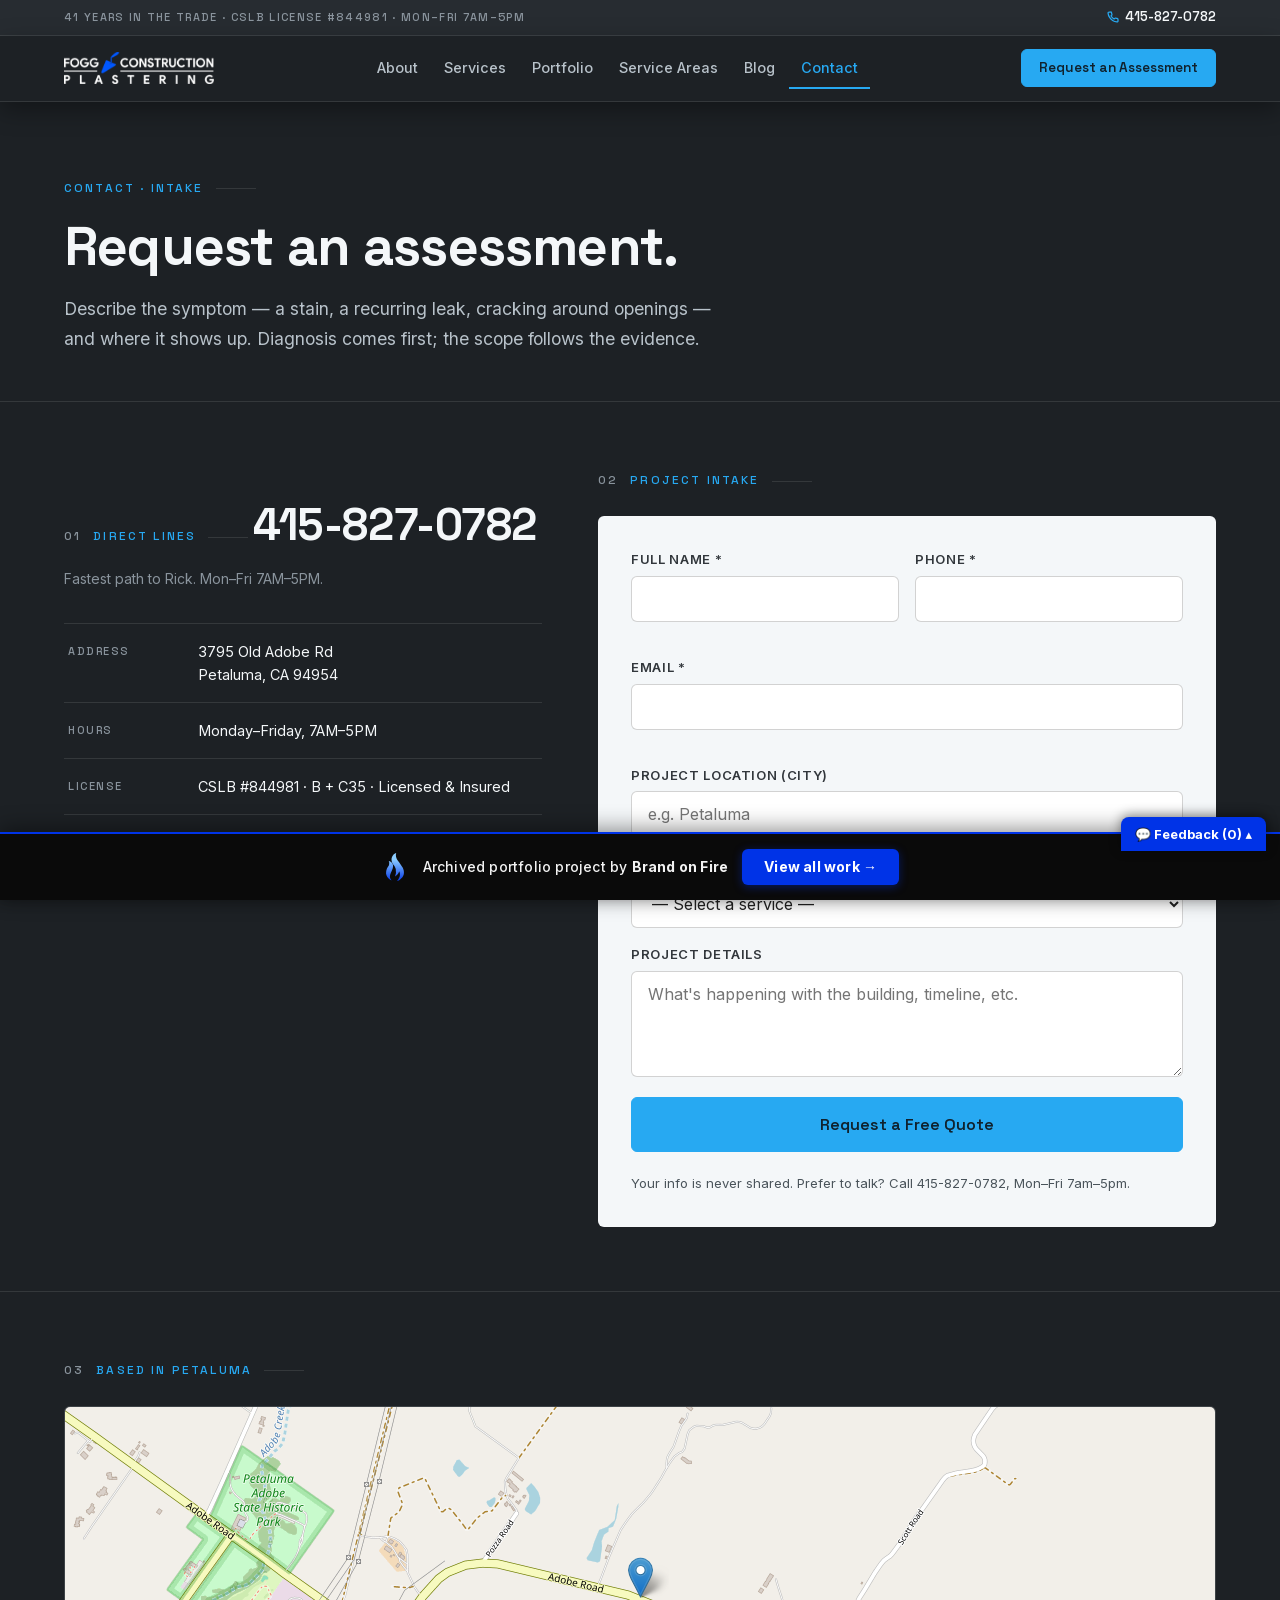
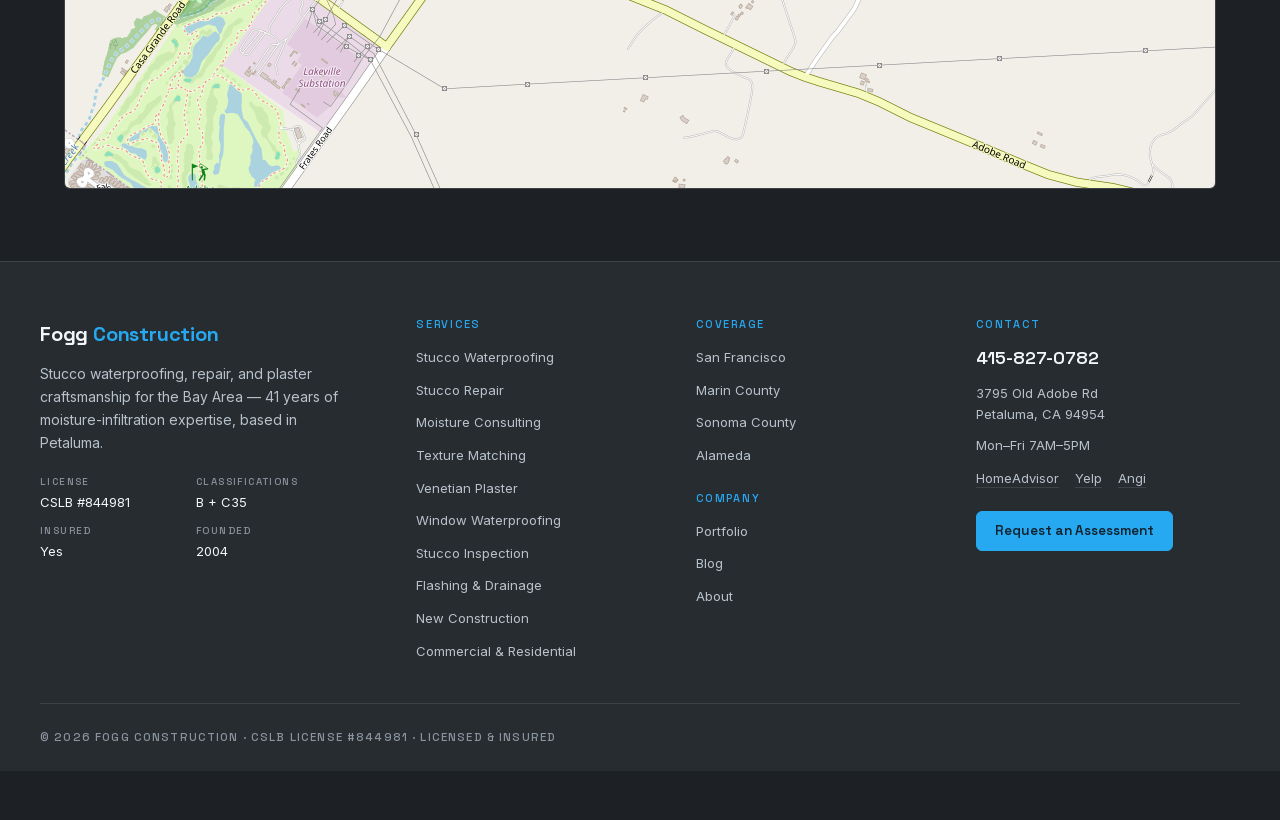
<file: contact/index.html>
<!doctype html><html lang="en" data-bofp="0"><head><meta charset="utf-8"><meta name="viewport" content="width=device-width,initial-scale=1"><title>Request an Assessment | Fogg Construction | 415-827-0782</title><meta name="description" content="Request a stucco or waterproofing assessment from Fogg Construction in Petaluma. Call 415-827-0782, Mon–Fri 7AM–5PM, or send your project details online."><link rel="canonical" href="/contact/"><meta name="robots" content="index, follow, max-image-preview:large, max-snippet:-1, max-video-preview:-1"><meta property="og:type" content="website"><meta property="og:title" content="Request an Assessment | Fogg Construction | 415-827-0782"><meta property="og:description" content="Request a stucco or waterproofing assessment from Fogg Construction in Petaluma. Call 415-827-0782, Mon–Fri 7AM–5PM, or send your project details online."><meta property="og:url" content="/contact/"><meta property="og:site_name" content="Fogg Construction"><meta property="og:image" content="/assets/images/og-default.jpg"><meta property="og:locale" content="en_US"><meta name="twitter:card" content="summary_large_image"><meta name="twitter:title" content="Request an Assessment | Fogg Construction | 415-827-0782"><meta name="twitter:description" content="Request a stucco or waterproofing assessment from Fogg Construction in Petaluma. Call 415-827-0782, Mon–Fri 7AM–5PM, or send your project details online."><meta name="twitter:image" content="/assets/images/og-default.jpg"><meta name="geo.region" content="US-CA"><meta name="geo.placename" content="Petaluma, Sonoma County, CA"><meta name="geo.position" content="38.253215;-122.567448"><meta name="ICBM" content="38.253215, -122.567448"><link rel="icon" type="image/svg+xml" href="/favicon.svg"><link rel="icon" type="image/png" href="/favicon.png"><link rel="apple-touch-icon" href="/favicon.png"><link rel="manifest" href="/manifest.json"><meta name="theme-color" content="#32373c"><link rel="stylesheet" href="../style.css"><style>[data-bofp="0"]{background-color:#1d2125!important}[data-bofp="1"]{background-color:#1d2125!important;color:#b8c2ca!important}[data-bofp="2"]{background-color:#1d2125!important;color:#b8c2ca!important}[data-bofp="3"]{background-color:#1d2125!important;color:#b8c2ca!important}[data-bofp="4"]{background-color:#272c31!important;color:#b8c2ca!important}[data-bofp="5"]{background-color:#272c31!important;color:#b8c2ca!important}</style><meta name="robots" content="noindex, nofollow"></head> <body data-bofp="1"> <a class="sr-only" href="#content">Skip to content</a> <header class="hb is-scrolled" id="hb" data-astro-cid-hc4cwfqd="" data-bofp="2"> <div class="hb-util" data-astro-cid-hc4cwfqd=""> <div class="hb-util-inner" data-astro-cid-hc4cwfqd=""> <p class="hb-util-meta" data-astro-cid-hc4cwfqd="">41 Years in the Trade · CSLB License #844981 · Mon–Fri 7AM–5PM</p> <a class="hb-util-phone" href="tel:+14158270782" data-astro-cid-hc4cwfqd=""> <svg width="12" height="12" viewBox="0 0 24 24" fill="none" stroke="currentColor" stroke-width="2.5" aria-hidden="true" data-astro-cid-hc4cwfqd=""><path d="M22 16.92v3a2 2 0 0 1-2.18 2 19.79 19.79 0 0 1-8.63-3.07 19.5 19.5 0 0 1-6-6 19.79 19.79 0 0 1-3.07-8.67A2 2 0 0 1 4.11 2h3a2 2 0 0 1 2 1.72 12.84 12.84 0 0 0 .7 2.81 2 2 0 0 1-.45 2.11L8.09 9.91a16 16 0 0 0 6 6l1.27-1.27a2 2 0 0 1 2.11-.45 12.84 12.84 0 0 0 2.81.7A2 2 0 0 1 22 16.92z" data-astro-cid-hc4cwfqd=""></path></svg> 415-827-0782 </a> </div> </div> <div class="hb-main" data-astro-cid-hc4cwfqd="" data-bofp="3"> <div class="hb-inner" data-astro-cid-hc4cwfqd=""> <a href="../index.html" class="hb-logo" aria-label="Fogg Construction — home" data-astro-cid-hc4cwfqd=""> <img src="../_a/aed684697bbf.svg" alt="Fogg Construction" width="150" height="32" data-astro-cid-hc4cwfqd="" decoding="sync"> </a> <nav class="hb-nav" aria-label="Primary" data-astro-cid-hc4cwfqd=""> <a href="../about/index.html" class="" data-astro-cid-hc4cwfqd="">About</a><a href="../services/index.html" class="" data-astro-cid-hc4cwfqd="">Services</a><a href="../portfolio/index.html" class="" data-astro-cid-hc4cwfqd="">Portfolio</a><a href="../service-areas/index.html" class="" data-astro-cid-hc4cwfqd="">Service Areas</a><a href="../blog/index.html" class="" data-astro-cid-hc4cwfqd="">Blog</a><a href="../contact/index.html" class="is-active" aria-current="page" data-astro-cid-hc4cwfqd="">Contact</a> </nav> <a href="../contact/index.html" class="hb-cta b-btn b-btn--primary" data-astro-cid-hc4cwfqd="">Request an Assessment</a> <button class="hb-burger" id="hb-burger" aria-expanded="false" aria-controls="hb-mobile" aria-label="Open menu" data-astro-cid-hc4cwfqd=""> <span data-astro-cid-hc4cwfqd=""></span><span data-astro-cid-hc4cwfqd=""></span><span data-astro-cid-hc4cwfqd=""></span> </button> </div> </div> <nav class="hb-mobile" id="hb-mobile" hidden="" aria-label="Mobile" data-astro-cid-hc4cwfqd=""> <a href="../index.html" data-astro-cid-hc4cwfqd="">Home</a> <a href="../about/index.html" data-astro-cid-hc4cwfqd="">About</a> <a href="../services/index.html" data-astro-cid-hc4cwfqd="">Services</a> <a class="hb-mobile-sub" href="../services/stucco-waterproofing-moisture-barrier/index.html" data-astro-cid-hc4cwfqd="">· Stucco Waterproofing</a><a class="hb-mobile-sub" href="../services/stucco-repair-restoration/index.html" data-astro-cid-hc4cwfqd="">· Stucco Repair</a><a class="hb-mobile-sub" href="../services/moisture-infiltration-consulting/index.html" data-astro-cid-hc4cwfqd="">· Moisture Consulting</a><a class="hb-mobile-sub" href="../services/custom-stucco-texture-matching/index.html" data-astro-cid-hc4cwfqd="">· Texture Matching</a><a class="hb-mobile-sub" href="../services/venetian-plaster/index.html" data-astro-cid-hc4cwfqd="">· Venetian Plaster</a><a class="hb-mobile-sub" href="../services/window-installation-waterproofing/index.html" data-astro-cid-hc4cwfqd="">· Window Waterproofing</a><a class="hb-mobile-sub" href="#" data-astro-cid-hc4cwfqd="">· Stucco Inspection</a><a class="hb-mobile-sub" href="#" data-astro-cid-hc4cwfqd="">· Flashing &amp; Drainage</a><a class="hb-mobile-sub" href="#" data-astro-cid-hc4cwfqd="">· New Construction</a><a class="hb-mobile-sub" href="#" data-astro-cid-hc4cwfqd="">· Commercial &amp; Residential</a> <a href="../portfolio/index.html" data-astro-cid-hc4cwfqd="">Portfolio</a> <a href="../service-areas/index.html" data-astro-cid-hc4cwfqd="">Service Areas</a> <a href="../blog/index.html" data-astro-cid-hc4cwfqd="">Blog</a> <a href="../contact/index.html" data-astro-cid-hc4cwfqd="">Contact</a> <a class="hb-mobile-cta" href="../contact/index.html" data-astro-cid-hc4cwfqd="">Request an Assessment</a> <a class="hb-mobile-call" href="tel:+14158270782" data-astro-cid-hc4cwfqd="">Call 415-827-0782</a> </nav> </header> <main id="content"> <section class="ct-head" data-astro-cid-uw5kdbxl=""> <div class="b-container" data-astro-cid-uw5kdbxl=""> <span class="b-label" data-astro-cid-uw5kdbxl="">Contact · Intake</span> <h1 data-astro-cid-uw5kdbxl="">Request an assessment.</h1> <p class="ct-lede" data-astro-cid-uw5kdbxl=""> Describe the symptom — a stain, a recurring leak, cracking around openings — and where it shows up. Diagnosis comes first; the scope follows the evidence. </p> </div> </section> <section class="ct-main b-section--line" data-astro-cid-uw5kdbxl=""> <div class="b-container ct-grid" data-astro-cid-uw5kdbxl=""> <div class="ct-direct" data-astro-cid-uw5kdbxl=""> <span class="b-label" data-astro-cid-uw5kdbxl=""><span class="b-label-num" data-astro-cid-uw5kdbxl="">01</span> Direct Lines</span> <a class="ct-phone" href="tel:+14158270782" data-astro-cid-uw5kdbxl="">415-827-0782</a> <p class="ct-phone-note" data-astro-cid-uw5kdbxl="">Fastest path to Rick. Mon–Fri 7AM–5PM.</p> <dl class="ct-rows" data-astro-cid-uw5kdbxl=""> <div class="ct-row" data-astro-cid-uw5kdbxl=""> <dt data-astro-cid-uw5kdbxl="">Address</dt> <dd data-astro-cid-uw5kdbxl="">3795 Old Adobe Rd<br data-astro-cid-uw5kdbxl="">Petaluma, CA 94954</dd> </div> <div class="ct-row" data-astro-cid-uw5kdbxl=""> <dt data-astro-cid-uw5kdbxl="">Hours</dt> <dd data-astro-cid-uw5kdbxl="">Monday–Friday, 7AM–5PM</dd> </div> <div class="ct-row" data-astro-cid-uw5kdbxl=""> <dt data-astro-cid-uw5kdbxl="">License</dt> <dd data-astro-cid-uw5kdbxl="">CSLB #844981 · B + C35 · Licensed &amp; Insured</dd> </div> <div class="ct-row" data-astro-cid-uw5kdbxl=""> <dt data-astro-cid-uw5kdbxl="">Profiles</dt> <dd class="ct-profiles" data-astro-cid-uw5kdbxl=""> <a href="https://www.homeadvisor.com/rated.FoggConstruction.51681976.html" rel="noopener" target="_blank" data-astro-cid-uw5kdbxl="">HomeAdvisor</a><a href="https://www.yelp.com/biz/fogg-construction-stucco-santa-rosa" rel="noopener" target="_blank" data-astro-cid-uw5kdbxl="">Yelp</a><a href="https://www.angi.com/companylist/us/ca/petaluma/fogg-construction-reviews-9146171.htm" rel="noopener" target="_blank" data-astro-cid-uw5kdbxl="">Angi</a> </dd> </div> </dl> </div> <div class="ct-form" data-astro-cid-uw5kdbxl=""> <span class="b-label" data-astro-cid-uw5kdbxl=""><span class="b-label-num" data-astro-cid-uw5kdbxl="">02</span> Project Intake</span> <div class="b-form-card ct-form-card" data-astro-cid-uw5kdbxl=""> <form class="contact-form" id="contact-form" name="contact" netlify-honeypot="bot-field" method="POST" action="/api/contact" novalidate="" data-astro-cid-6vgcpqee=""> <p class="hp" data-astro-cid-6vgcpqee=""><label data-astro-cid-6vgcpqee="">Don't fill this out: <input name="bot-field" tabindex="-1" autocomplete="off" data-astro-cid-6vgcpqee="" style=""></label></p> <div class="form-grid" data-astro-cid-6vgcpqee=""> <label class="field" data-astro-cid-6vgcpqee=""> <span class="field__label" data-astro-cid-6vgcpqee="">Full name <abbr title="required" data-astro-cid-6vgcpqee="">*</abbr></span> <input type="text" name="name" required="" autocomplete="name" data-astro-cid-6vgcpqee="" style=""> <span class="field__error" data-error-for="name" data-astro-cid-6vgcpqee=""></span> </label> <label class="field" data-astro-cid-6vgcpqee=""> <span class="field__label" data-astro-cid-6vgcpqee="">Phone <abbr title="required" data-astro-cid-6vgcpqee="">*</abbr></span> <input type="tel" name="phone" required="" autocomplete="tel" data-astro-cid-6vgcpqee="" style=""> <span class="field__error" data-error-for="phone" data-astro-cid-6vgcpqee=""></span> </label> <label class="field field--full" data-astro-cid-6vgcpqee=""> <span class="field__label" data-astro-cid-6vgcpqee="">Email <abbr title="required" data-astro-cid-6vgcpqee="">*</abbr></span> <input type="email" name="email" required="" autocomplete="email" data-astro-cid-6vgcpqee="" style=""> <span class="field__error" data-error-for="email" data-astro-cid-6vgcpqee=""></span> </label> <label class="field field--full" data-astro-cid-6vgcpqee=""> <span class="field__label" data-astro-cid-6vgcpqee="">Project location (city)</span> <input type="text" name="city" placeholder="e.g. Petaluma" autocomplete="address-level2" data-astro-cid-6vgcpqee="" style=""> </label> <label class="field field--full" data-astro-cid-6vgcpqee=""> <span class="field__label" data-astro-cid-6vgcpqee="">Service interest</span> <select name="service" data-astro-cid-6vgcpqee=""> <option value="" data-astro-cid-6vgcpqee="">— Select a service —</option> <option value="stucco-waterproofing-moisture-barrier" data-astro-cid-6vgcpqee="">Stucco Waterproofing &amp; Moisture Barrier Systems</option><option value="stucco-repair-restoration" data-astro-cid-6vgcpqee="">Stucco Repair &amp; Restoration</option><option value="moisture-infiltration-consulting" data-astro-cid-6vgcpqee="">Exterior Envelope Moisture Infiltration Consulting</option><option value="custom-stucco-texture-matching" data-astro-cid-6vgcpqee="">Custom Stucco Texture Matching</option><option value="venetian-plaster" data-astro-cid-6vgcpqee="">Interior Venetian Plaster Applications</option><option value="window-installation-waterproofing" data-astro-cid-6vgcpqee="">Window Installation &amp; Waterproofing</option><option value="stucco-inspection-correction" data-astro-cid-6vgcpqee="">Stucco Inspection &amp; Correction</option><option value="flashing-drainage-improvements" data-astro-cid-6vgcpqee="">Flashing &amp; Drainage System Improvements</option><option value="new-construction-stucco-plaster" data-astro-cid-6vgcpqee="">New Construction Stucco &amp; Plaster Solutions</option><option value="commercial-residential-stucco" data-astro-cid-6vgcpqee="">Commercial &amp; Residential Stucco Services</option> <option value="other" data-astro-cid-6vgcpqee="">Not sure / other</option> </select> </label> <label class="field field--full" data-astro-cid-6vgcpqee=""> <span class="field__label" data-astro-cid-6vgcpqee="">Project details</span> <textarea name="message" rows="4" placeholder="What's happening with the building, timeline, etc." data-astro-cid-6vgcpqee="" style=""></textarea> </label> </div> <button type="submit" class="btn btn--primary btn--lg" data-astro-cid-6vgcpqee="">Request a Free Quote</button> <p class="form-note" data-astro-cid-6vgcpqee="">Your info is never shared. Prefer to talk? Call 415-827-0782, Mon–Fri 7am–5pm.</p> </form> </div> </div> </div> </section> <section class="ct-map b-section--line" data-astro-cid-uw5kdbxl=""> <div class="b-container" data-astro-cid-uw5kdbxl=""> <span class="b-label" data-astro-cid-uw5kdbxl=""><span class="b-label-num" data-astro-cid-uw5kdbxl="">03</span> Based in Petaluma</span> <div class="ct-map-frame" data-astro-cid-uw5kdbxl="" data-bofp="4"> <img src="../_a/fogg-location-map.png" alt="Map showing Fogg Construction at 3795 Old Adobe Rd, Petaluma, CA 94954" style="max-width:100%;height:auto;display:block"> </div> </div> </section> </main> <footer class="fb" data-astro-cid-l6v3njuw=""> <div class="fb-main" data-astro-cid-l6v3njuw="" data-bofp="5"> <div class="fb-grid" data-astro-cid-l6v3njuw=""> <div class="fb-brand" data-astro-cid-l6v3njuw=""> <span class="fb-name" data-astro-cid-l6v3njuw="">Fogg <em data-astro-cid-l6v3njuw="">Construction</em></span> <p data-astro-cid-l6v3njuw="">Stucco waterproofing, repair, and plaster craftsmanship for the Bay Area — 41 years of moisture-infiltration expertise, based in Petaluma.</p> <dl class="fb-cred" data-astro-cid-l6v3njuw=""> <div data-astro-cid-l6v3njuw=""><dt data-astro-cid-l6v3njuw="">License</dt><dd data-astro-cid-l6v3njuw="">CSLB #844981</dd></div> <div data-astro-cid-l6v3njuw=""><dt data-astro-cid-l6v3njuw="">Classifications</dt><dd data-astro-cid-l6v3njuw="">B + C35</dd></div> <div data-astro-cid-l6v3njuw=""><dt data-astro-cid-l6v3njuw="">Insured</dt><dd data-astro-cid-l6v3njuw="">Yes</dd></div> <div data-astro-cid-l6v3njuw=""><dt data-astro-cid-l6v3njuw="">Founded</dt><dd data-astro-cid-l6v3njuw="">2004</dd></div> </dl> </div> <div class="fb-col" data-astro-cid-l6v3njuw=""> <h4 data-astro-cid-l6v3njuw="">Services</h4> <ul data-astro-cid-l6v3njuw=""> <li data-astro-cid-l6v3njuw=""><a href="../services/stucco-waterproofing-moisture-barrier/index.html" data-astro-cid-l6v3njuw="">Stucco Waterproofing</a></li><li data-astro-cid-l6v3njuw=""><a href="../services/stucco-repair-restoration/index.html" data-astro-cid-l6v3njuw="">Stucco Repair</a></li><li data-astro-cid-l6v3njuw=""><a href="../services/moisture-infiltration-consulting/index.html" data-astro-cid-l6v3njuw="">Moisture Consulting</a></li><li data-astro-cid-l6v3njuw=""><a href="../services/custom-stucco-texture-matching/index.html" data-astro-cid-l6v3njuw="">Texture Matching</a></li><li data-astro-cid-l6v3njuw=""><a href="../services/venetian-plaster/index.html" data-astro-cid-l6v3njuw="">Venetian Plaster</a></li><li data-astro-cid-l6v3njuw=""><a href="../services/window-installation-waterproofing/index.html" data-astro-cid-l6v3njuw="">Window Waterproofing</a></li><li data-astro-cid-l6v3njuw=""><a href="#" data-astro-cid-l6v3njuw="">Stucco Inspection</a></li><li data-astro-cid-l6v3njuw=""><a href="#" data-astro-cid-l6v3njuw="">Flashing &amp; Drainage</a></li><li data-astro-cid-l6v3njuw=""><a href="#" data-astro-cid-l6v3njuw="">New Construction</a></li><li data-astro-cid-l6v3njuw=""><a href="#" data-astro-cid-l6v3njuw="">Commercial &amp; Residential</a></li> </ul> </div> <div class="fb-col" data-astro-cid-l6v3njuw=""> <h4 data-astro-cid-l6v3njuw="">Coverage</h4> <ul data-astro-cid-l6v3njuw=""> <li data-astro-cid-l6v3njuw=""><a href="#" data-astro-cid-l6v3njuw="">San Francisco</a></li><li data-astro-cid-l6v3njuw=""><a href="#" data-astro-cid-l6v3njuw="">Marin County</a></li><li data-astro-cid-l6v3njuw=""><a href="#" data-astro-cid-l6v3njuw="">Sonoma County</a></li><li data-astro-cid-l6v3njuw=""><a href="#" data-astro-cid-l6v3njuw="">Alameda</a></li> </ul> <h4 class="fb-col-h2" data-astro-cid-l6v3njuw="">Company</h4> <ul data-astro-cid-l6v3njuw=""> <li data-astro-cid-l6v3njuw=""><a href="../portfolio/index.html" data-astro-cid-l6v3njuw="">Portfolio</a></li> <li data-astro-cid-l6v3njuw=""><a href="../blog/index.html" data-astro-cid-l6v3njuw="">Blog</a></li> <li data-astro-cid-l6v3njuw=""><a href="../about/index.html" data-astro-cid-l6v3njuw="">About</a></li> </ul> </div> <div class="fb-col" data-astro-cid-l6v3njuw=""> <h4 data-astro-cid-l6v3njuw="">Contact</h4> <p class="fb-phone" data-astro-cid-l6v3njuw=""><a href="tel:+14158270782" data-astro-cid-l6v3njuw="">415-827-0782</a></p> <p data-astro-cid-l6v3njuw="">3795 Old Adobe Rd<br data-astro-cid-l6v3njuw="">Petaluma, CA 94954</p> <p data-astro-cid-l6v3njuw="">Mon–Fri 7AM–5PM</p> <ul class="fb-profiles" data-astro-cid-l6v3njuw=""> <li data-astro-cid-l6v3njuw=""><a href="https://www.homeadvisor.com/rated.FoggConstruction.51681976.html" rel="noopener" target="_blank" data-astro-cid-l6v3njuw="">HomeAdvisor</a></li><li data-astro-cid-l6v3njuw=""><a href="https://www.yelp.com/biz/fogg-construction-stucco-santa-rosa" rel="noopener" target="_blank" data-astro-cid-l6v3njuw="">Yelp</a></li><li data-astro-cid-l6v3njuw=""><a href="https://www.angi.com/companylist/us/ca/petaluma/fogg-construction-reviews-9146171.htm" rel="noopener" target="_blank" data-astro-cid-l6v3njuw="">Angi</a></li> </ul> <a class="fb-cta b-btn b-btn--primary" href="../contact/index.html" data-astro-cid-l6v3njuw="">Request an Assessment</a> </div> </div> <div class="fb-bottom" data-astro-cid-l6v3njuw=""> <span data-astro-cid-l6v3njuw="">© 2026 Fogg Construction · CSLB License #844981 · Licensed &amp; Insured</span> </div> </div> </footer><a href="https://brandonfire.com/portfolio/" id="bof-portfolio-bar" rel="noopener" style="position:fixed;left:0;right:0;bottom:0;z-index:2147483647;display:flex;align-items:center;justify-content:center;gap:10px;flex-wrap:wrap;background:#14181c;color:#fff!important;font-family:-apple-system,BlinkMacSystemFont,'Segoe UI',Roboto,Helvetica,Arial,sans-serif;font-size:13px;font-weight:500;line-height:1;letter-spacing:.2px;padding:11px 16px;text-decoration:none!important;box-shadow:0 -2px 14px rgba(0,0,0,.28);border-top:2px solid #e2542c;box-sizing:border-box"><span style="opacity:.92;color:#fff">Archived portfolio project by <strong style="font-weight:700;color:#fff">Brand&nbsp;on&nbsp;Fire</strong></span><span style="background:#e2542c;color:#fff;padding:6px 12px;border-radius:4px;font-weight:600;white-space:nowrap">View&nbsp;all&nbsp;work&nbsp;&rarr;</span></a><!-- bof-portfolio-bar --><a href="https://brandonfire.com/portfolio/" id="bof-portfolio-bar" rel="noopener" style="position:fixed;left:0;right:0;bottom:0;z-index:2147483647;display:flex;align-items:center;justify-content:center;gap:14px;flex-wrap:wrap;background:#0a0a0a;color:#ffffff !important;font-family:Inter,-apple-system,BlinkMacSystemFont,'Segoe UI',Roboto,Helvetica,Arial,sans-serif;font-size:14px;font-weight:500;line-height:1;letter-spacing:.2px;padding:15px 18px;text-decoration:none !important;box-shadow:0 -3px 22px rgba(0,0,0,.45);border-top:2px solid #0033e7;box-sizing:border-box;"><img src="[data-uri]" alt="" width="28" height="28" style="display:block;flex:0 0 auto;width:28px;height:28px;"><span style="opacity:.95;color:#fff;">Archived portfolio project by <strong style="font-weight:700;color:#fff;">Brand&nbsp;on&nbsp;Fire</strong></span><span style="background:#0033e7;color:#fff;padding:11px 22px;border-radius:6px;font-weight:700;font-size:14px;white-space:nowrap;box-shadow:0 2px 10px rgba(0,51,231,.4);">View&nbsp;all&nbsp;work&nbsp;&rarr;</span></a><script>(function(){function p(){var b=document.getElementById("bof-portfolio-bar");if(b&&document.body)document.body.style.setProperty("padding-bottom",b.offsetHeight+"px","important");}if(document.readyState!=="loading")p();else document.addEventListener("DOMContentLoaded",p);window.addEventListener("resize",p);})();</script><script>/* Brand on Fire portfolio feedback collector. One shared origin (brand-on-fire.github.io) => one shared
   localStorage; every comment is stamped with the site + page it was written on. Shadow DOM so the host
   site's CSS / pointer-events:none can't touch it. "Export all" copies everything for Claude. */
(function () {
  var K = 'bof_feedback', D = document;
  if (D.getElementById('bof-fb-host')) return;
  function L() { try { return JSON.parse(localStorage.getItem(K)) || []; } catch (e) { return []; } }
  function SV(a) { try { localStorage.setItem(K, JSON.stringify(a)); } catch (e) {} }
  function slug() { var p = location.pathname.split('/').filter(Boolean); return p[0] || '(home)'; }
  function pagePath() { var p = location.pathname.split('/').filter(Boolean); return '/' + p.slice(1).join('/') + (p.length > 1 ? '/' : ''); }
  function draftKey() { return 'bof_fb_draft'; }     // one global draft so an in-progress comment survives navigation
  function barH() { var b = D.getElementById('bof-portfolio-bar'); return b ? b.offsetHeight : 0; }
  function sync() { try { fetch('http://localhost:8799/sync', { method: 'POST', headers: { 'Content-Type': 'text/plain' }, body: JSON.stringify(L()), keepalive: true }).catch(function () {}); } catch (e) {} }
  function counts() { var a = L(), s = slug(), here = a.filter(function (c) { return c.site === s; }).length; return { here: here, total: a.length }; }
  var open = localStorage.getItem('bof_fb_open') === '1';

  var host = D.createElement('div'); host.id = 'bof-fb-host';
  host.style.cssText = 'all:initial;position:fixed;left:0;right:0;bottom:0;z-index:2147483647;pointer-events:none';
  var R = host.attachShadow({ mode: 'open' });
  R.innerHTML =
    '<style>' +
    ':host{all:initial}div,textarea,button,span,b{box-sizing:border-box;font-family:Inter,system-ui,-apple-system,"Segoe UI",Arial,sans-serif;margin:0}' +
    '.tog{position:fixed;right:14px;background:#0033e7;color:#fff;font-weight:700;font-size:13px;padding:9px 14px;border-radius:8px 8px 0 0;cursor:pointer;box-shadow:0 -2px 12px rgba(0,0,0,.45);pointer-events:auto;user-select:none}' +
    '.pan{position:fixed;left:0;right:0;background:#0a0a0a;border-top:2px solid #0033e7;height:158px;padding:8px 12px 10px;display:none;pointer-events:auto}' +
    '.pan.open{display:block}' +
    '.hd{display:flex;align-items:center;gap:8px;color:#fff;font-size:12.5px;margin-bottom:6px}' +
    '.hd b{color:#8bccff;font-weight:700}.hd .pg{color:#9aa3b2}' +
    'textarea{display:block;width:100%;height:74px;background:#16181d;color:#fff;border:1px solid #2a2d35;border-radius:6px;padding:8px;font-size:13px;line-height:1.4;resize:none;pointer-events:auto;-webkit-user-select:text;user-select:text;outline:none}' +
    'textarea:focus{border-color:#0033e7}' +
    '.row{display:flex;gap:8px;align-items:center;margin-top:7px}' +
    'button{border:0;border-radius:6px;padding:8px 14px;font-weight:700;font-size:13px;cursor:pointer;pointer-events:auto}' +
    '.save{background:#0033e7;color:#fff}.exp{background:#16181d;color:#8bccff;border:1px solid #2a2d35}.undo{background:transparent;color:#888;font-weight:600;font-size:12px;padding:6px}' +
    '.st{color:#9aa3b2;font-size:12px;margin-left:auto}' +
    '</style>' +
    '<div class="tog" id="tog"></div>' +
    '<div class="pan" id="pan">' +
    '<div class="hd">Commenting on <b id="site"></b><span class="pg" id="pg"></span></div>' +
    '<textarea id="ta" placeholder="Type feedback for THIS page, then Save…"></textarea>' +
    '<div class="row"><button class="save" id="save">Save</button><button class="undo" id="undo">Undo last</button><button class="exp" id="exp">Export all</button><span class="st" id="st"></span></div>' +
    '</div>';
  D.body.appendChild(host);

  var tog = R.getElementById('tog'), pan = R.getElementById('pan'), ta = R.getElementById('ta');
  R.getElementById('site').textContent = slug();
  R.getElementById('pg').textContent = pagePath();
  ta.value = localStorage.getItem(draftKey()) || '';
  ta.addEventListener('input', function () { localStorage.setItem(draftKey(), ta.value); });
  function refresh() {
    var h = barH(), c = counts();
    pan.style.bottom = h + 'px'; pan.classList.toggle('open', open);
    tog.style.bottom = (open ? 158 + h : h) + 'px';
    tog.textContent = '💬 Feedback (' + c.total + ') ' + (open ? '▾' : '▴');
    R.getElementById('st').textContent = c.here + ' on this site · ' + c.total + ' total';
  }
  tog.addEventListener('click', function () { open = !open; localStorage.setItem('bof_fb_open', open ? '1' : '0'); refresh(); if (open) setTimeout(function () { ta.focus(); }, 0); });
  R.getElementById('save').addEventListener('click', function () {
    var t = ta.value.trim(); if (!t) return;
    var a = L(); a.push({ site: slug(), page: location.pathname, text: t, ts: new Date().toISOString() }); SV(a);
    ta.value = ''; localStorage.removeItem(draftKey()); refresh(); sync();
    var b = R.getElementById('save'); b.textContent = 'Saved ✓ ' + slug(); setTimeout(function () { b.textContent = 'Save'; }, 1100);
  });
  R.getElementById('undo').addEventListener('click', function () {
    var a = L(); if (!a.length) return; var last = a.pop(); SV(a); refresh(); sync();
    var b = R.getElementById('undo'); b.textContent = 'removed'; setTimeout(function () { b.textContent = 'Undo last'; }, 900);
  });
  R.getElementById('exp').addEventListener('click', function () {
    var a = L(); if (!a.length) { alert('No comments saved yet.'); return; }
    var txt = 'PORTFOLIO FEEDBACK (' + a.length + ' comments)\n\n' + a.map(function (c) { return '[' + c.site + c.page + ']\n' + c.text; }).join('\n\n');
    if (navigator.clipboard && navigator.clipboard.writeText) navigator.clipboard.writeText(txt).then(function () { alert('Copied ' + a.length + ' comments — paste to Claude.'); }, function () { window.prompt('Copy all (Cmd+C):', txt); });
    else window.prompt('Copy all (Cmd+C):', txt);
  });
  window.addEventListener('resize', refresh);
  if (D.readyState !== 'loading') { refresh(); sync(); } else D.addEventListener('DOMContentLoaded', function () { refresh(); sync(); });
})();
</script><!-- /bof-portfolio-bar --></body></html>
</file>
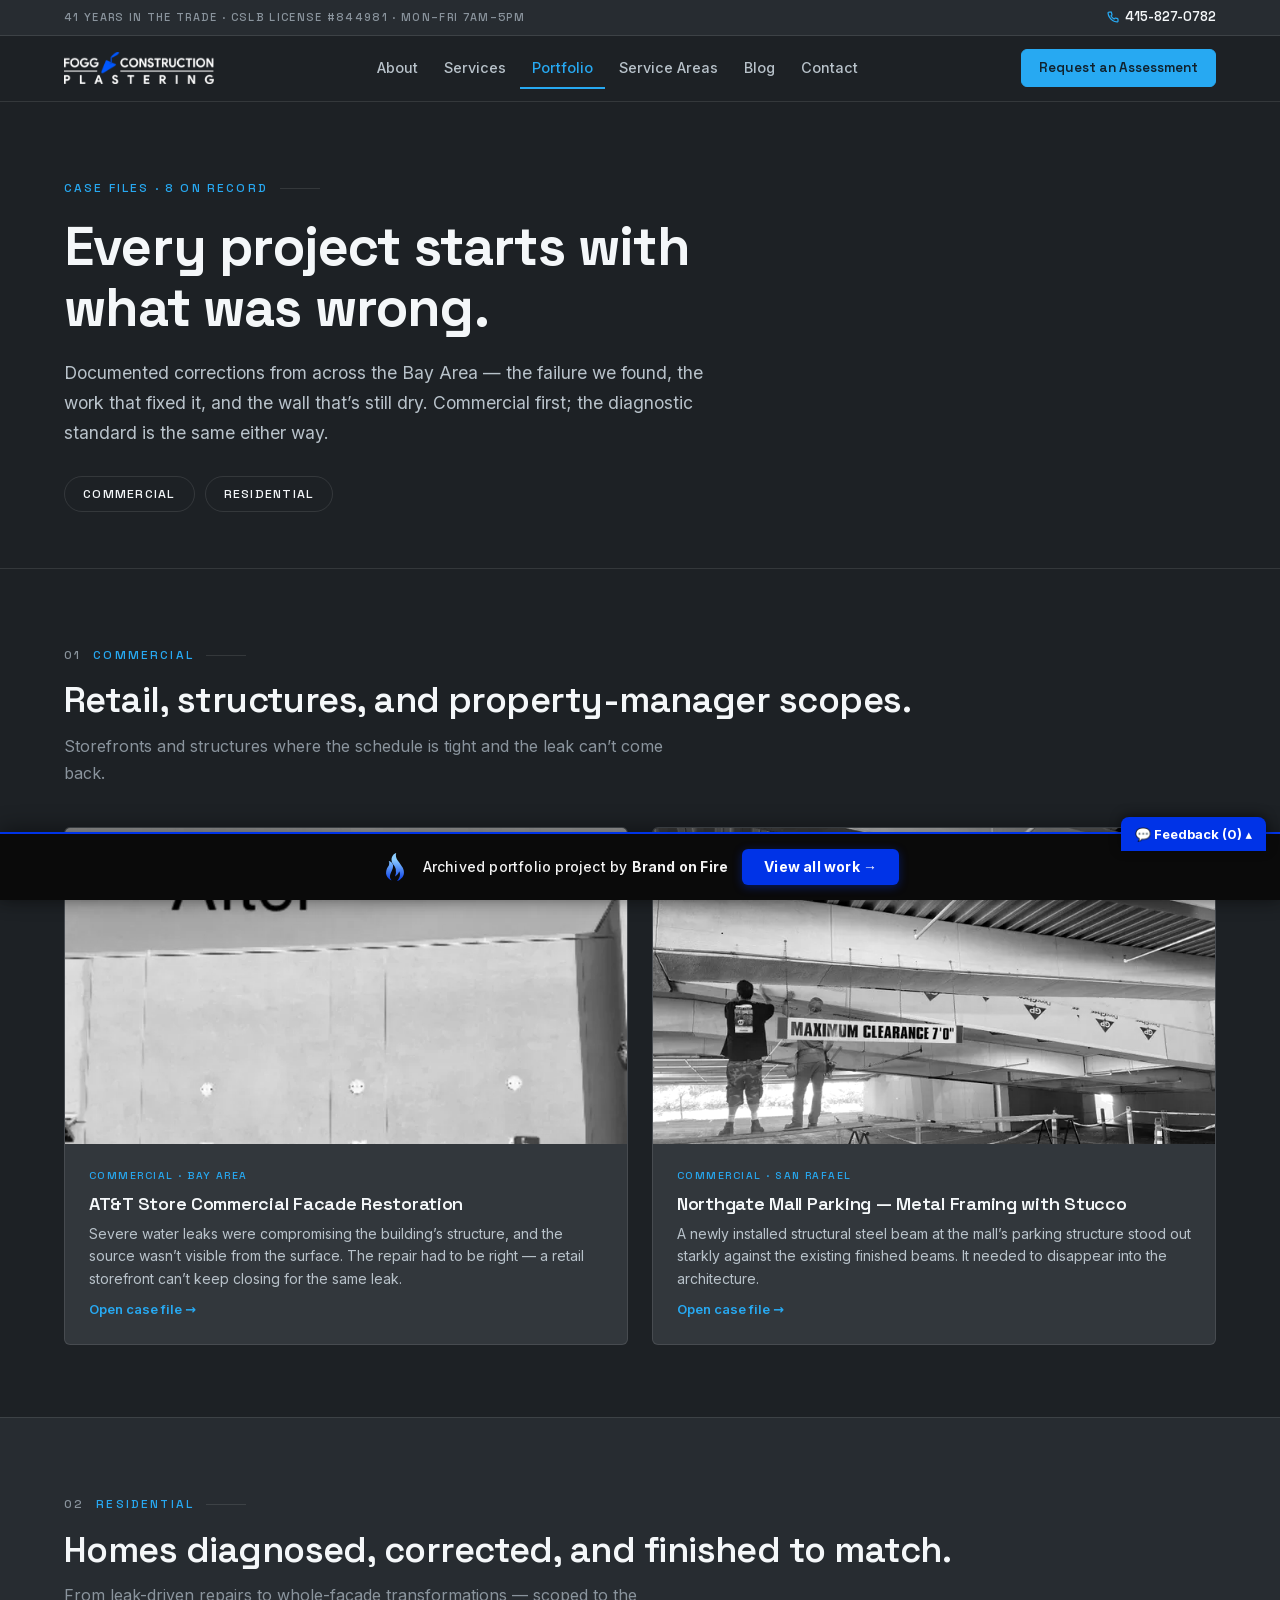
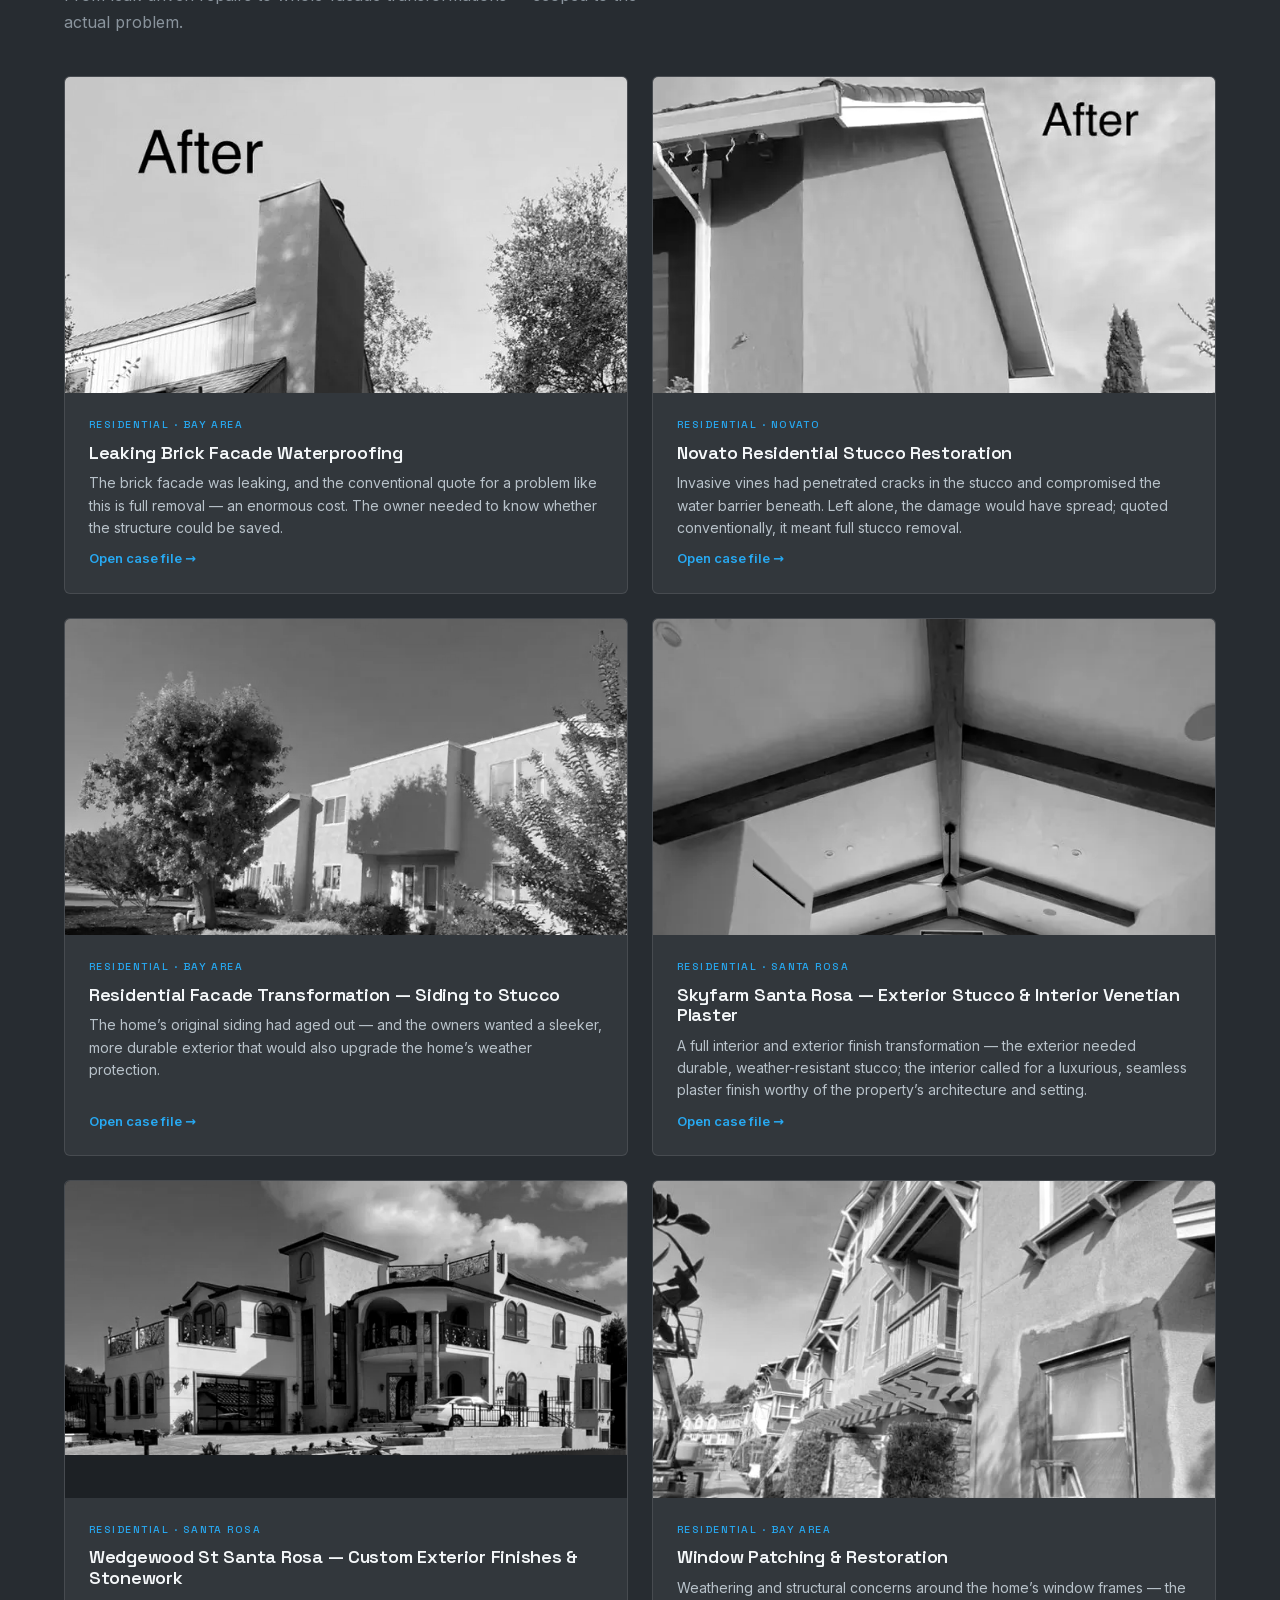
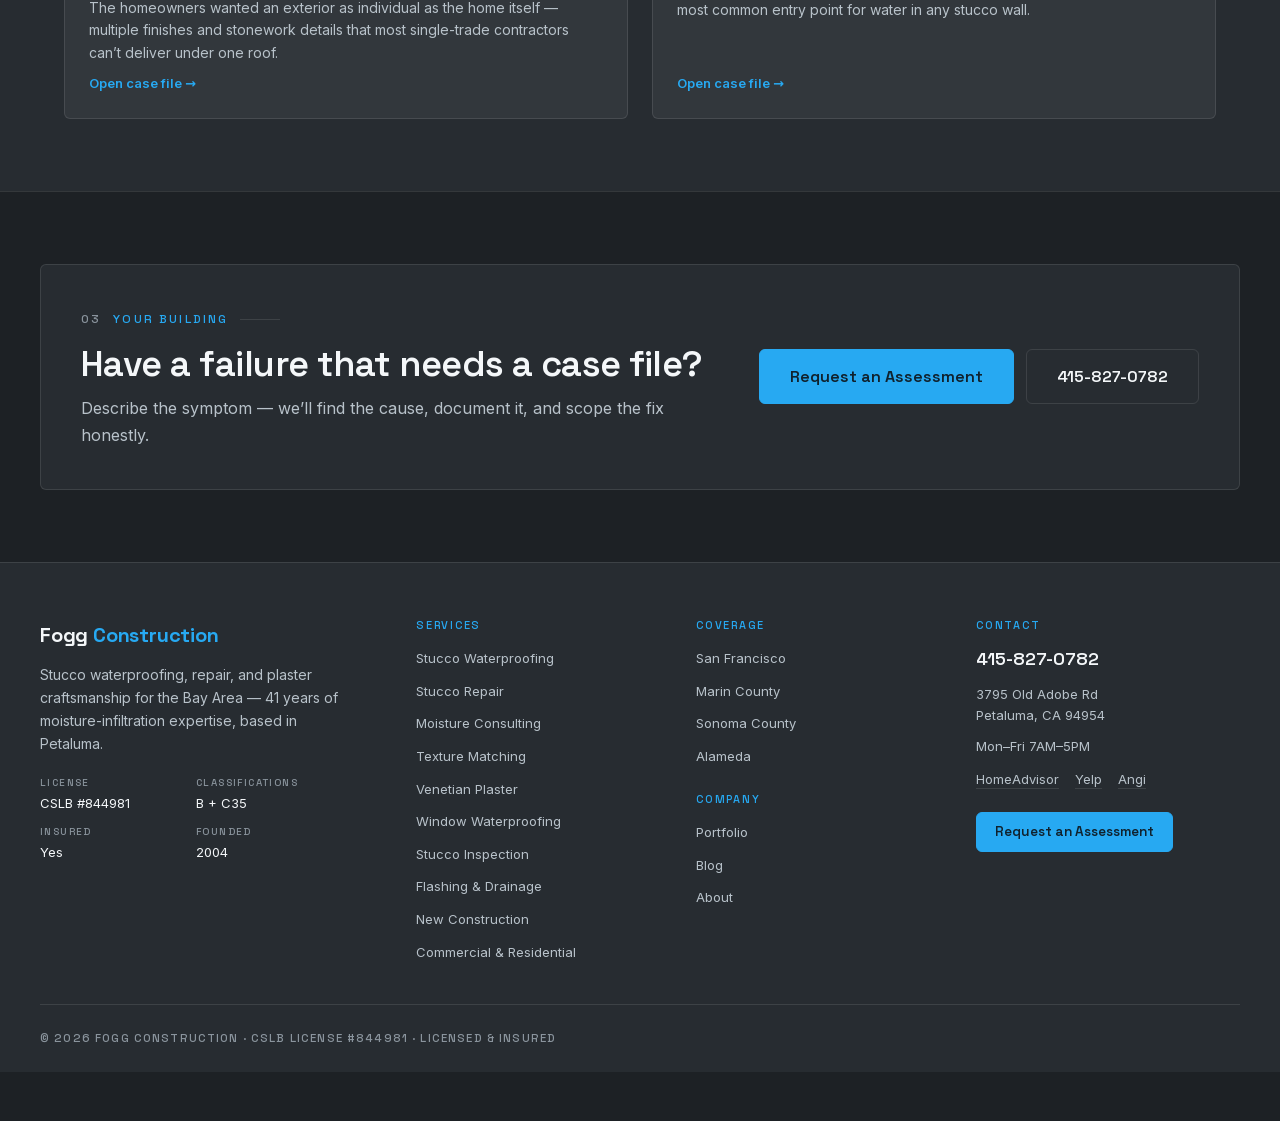
<file: portfolio/index.html>
<!doctype html><html lang="en" data-bofp="0"><head><meta charset="utf-8"><meta name="viewport" content="width=device-width,initial-scale=1"><title>Case Files — Commercial &amp; Residential Stucco Projects | Fogg Construction | Petaluma &amp; North Bay</title><meta name="description" content="Commercial and residential case files from Fogg Construction — facade restorations, waterproofing corrections &amp; custom finishes. CSLB #844981. Call 415-827-0782."><link rel="canonical" href="/portfolio/"><meta name="robots" content="index, follow, max-image-preview:large, max-snippet:-1, max-video-preview:-1"><meta property="og:type" content="website"><meta property="og:title" content="Case Files — Commercial &amp; Residential Stucco Projects | Fogg Construction | Petaluma &amp; North Bay"><meta property="og:description" content="Commercial and residential case files from Fogg Construction — facade restorations, waterproofing corrections &amp; custom finishes. CSLB #844981. Call 415-827-0782."><meta property="og:url" content="/portfolio/"><meta property="og:site_name" content="Fogg Construction"><meta property="og:image" content="/assets/images/og-default.jpg"><meta property="og:locale" content="en_US"><meta name="twitter:card" content="summary_large_image"><meta name="twitter:title" content="Case Files — Commercial &amp; Residential Stucco Projects | Fogg Construction | Petaluma &amp; North Bay"><meta name="twitter:description" content="Commercial and residential case files from Fogg Construction — facade restorations, waterproofing corrections &amp; custom finishes. CSLB #844981. Call 415-827-0782."><meta name="twitter:image" content="/assets/images/og-default.jpg"><meta name="geo.region" content="US-CA"><meta name="geo.placename" content="Petaluma, Sonoma County, CA"><meta name="geo.position" content="38.253215;-122.567448"><meta name="ICBM" content="38.253215, -122.567448"><link rel="icon" type="image/svg+xml" href="/favicon.svg"><link rel="icon" type="image/png" href="/favicon.png"><link rel="apple-touch-icon" href="/favicon.png"><link rel="manifest" href="/manifest.json"><meta name="theme-color" content="#32373c"><link rel="stylesheet" href="../style.css"><style>[data-bofp="0"]{background-color:#1d2125!important}[data-bofp="1"]{background-color:#1d2125!important;color:#b8c2ca!important}[data-bofp="2"]{background-color:#1d2125!important;color:#b8c2ca!important}[data-bofp="3"]{background-color:#1d2125!important;color:#b8c2ca!important}[data-bofp="4"]{background-color:#272c31!important;color:#b8c2ca!important}[data-bofp="5"]{background-color:#272c31!important;color:#b8c2ca!important}[data-bofp="6"]{background-color:#272c31!important;color:#b8c2ca!important}</style><meta name="robots" content="noindex, nofollow"></head> <body data-bofp="1"> <a class="sr-only" href="#content">Skip to content</a> <header class="hb" id="hb" data-astro-cid-hc4cwfqd="" data-bofp="2"> <div class="hb-util" data-astro-cid-hc4cwfqd=""> <div class="hb-util-inner" data-astro-cid-hc4cwfqd=""> <p class="hb-util-meta" data-astro-cid-hc4cwfqd="">41 Years in the Trade · CSLB License #844981 · Mon–Fri 7AM–5PM</p> <a class="hb-util-phone" href="tel:+14158270782" data-astro-cid-hc4cwfqd=""> <svg width="12" height="12" viewBox="0 0 24 24" fill="none" stroke="currentColor" stroke-width="2.5" aria-hidden="true" data-astro-cid-hc4cwfqd=""><path d="M22 16.92v3a2 2 0 0 1-2.18 2 19.79 19.79 0 0 1-8.63-3.07 19.5 19.5 0 0 1-6-6 19.79 19.79 0 0 1-3.07-8.67A2 2 0 0 1 4.11 2h3a2 2 0 0 1 2 1.72 12.84 12.84 0 0 0 .7 2.81 2 2 0 0 1-.45 2.11L8.09 9.91a16 16 0 0 0 6 6l1.27-1.27a2 2 0 0 1 2.11-.45 12.84 12.84 0 0 0 2.81.7A2 2 0 0 1 22 16.92z" data-astro-cid-hc4cwfqd=""></path></svg> 415-827-0782 </a> </div> </div> <div class="hb-main" data-astro-cid-hc4cwfqd="" data-bofp="3"> <div class="hb-inner" data-astro-cid-hc4cwfqd=""> <a href="../index.html" class="hb-logo" aria-label="Fogg Construction — home" data-astro-cid-hc4cwfqd=""> <img src="../_a/aed684697bbf.svg" alt="Fogg Construction" width="150" height="32" data-astro-cid-hc4cwfqd="" decoding="sync"> </a> <nav class="hb-nav" aria-label="Primary" data-astro-cid-hc4cwfqd=""> <a href="../about/index.html" class="" data-astro-cid-hc4cwfqd="">About</a><a href="../services/index.html" class="" data-astro-cid-hc4cwfqd="">Services</a><a href="../portfolio/index.html" class="is-active" aria-current="page" data-astro-cid-hc4cwfqd="">Portfolio</a><a href="../service-areas/index.html" class="" data-astro-cid-hc4cwfqd="">Service Areas</a><a href="../blog/index.html" class="" data-astro-cid-hc4cwfqd="">Blog</a><a href="../contact/index.html" class="" data-astro-cid-hc4cwfqd="">Contact</a> </nav> <a href="../contact/index.html" class="hb-cta b-btn b-btn--primary" data-astro-cid-hc4cwfqd="">Request an Assessment</a> <button class="hb-burger" id="hb-burger" aria-expanded="false" aria-controls="hb-mobile" aria-label="Open menu" data-astro-cid-hc4cwfqd=""> <span data-astro-cid-hc4cwfqd=""></span><span data-astro-cid-hc4cwfqd=""></span><span data-astro-cid-hc4cwfqd=""></span> </button> </div> </div> <nav class="hb-mobile" id="hb-mobile" hidden="" aria-label="Mobile" data-astro-cid-hc4cwfqd=""> <a href="../index.html" data-astro-cid-hc4cwfqd="">Home</a> <a href="../about/index.html" data-astro-cid-hc4cwfqd="">About</a> <a href="../services/index.html" data-astro-cid-hc4cwfqd="">Services</a> <a class="hb-mobile-sub" href="../services/stucco-waterproofing-moisture-barrier/index.html" data-astro-cid-hc4cwfqd="">· Stucco Waterproofing</a><a class="hb-mobile-sub" href="../services/stucco-repair-restoration/index.html" data-astro-cid-hc4cwfqd="">· Stucco Repair</a><a class="hb-mobile-sub" href="../services/moisture-infiltration-consulting/index.html" data-astro-cid-hc4cwfqd="">· Moisture Consulting</a><a class="hb-mobile-sub" href="../services/custom-stucco-texture-matching/index.html" data-astro-cid-hc4cwfqd="">· Texture Matching</a><a class="hb-mobile-sub" href="../services/venetian-plaster/index.html" data-astro-cid-hc4cwfqd="">· Venetian Plaster</a><a class="hb-mobile-sub" href="../services/window-installation-waterproofing/index.html" data-astro-cid-hc4cwfqd="">· Window Waterproofing</a><a class="hb-mobile-sub" href="#" data-astro-cid-hc4cwfqd="">· Stucco Inspection</a><a class="hb-mobile-sub" href="#" data-astro-cid-hc4cwfqd="">· Flashing &amp; Drainage</a><a class="hb-mobile-sub" href="#" data-astro-cid-hc4cwfqd="">· New Construction</a><a class="hb-mobile-sub" href="#" data-astro-cid-hc4cwfqd="">· Commercial &amp; Residential</a> <a href="../portfolio/index.html" data-astro-cid-hc4cwfqd="">Portfolio</a> <a href="../service-areas/index.html" data-astro-cid-hc4cwfqd="">Service Areas</a> <a href="../blog/index.html" data-astro-cid-hc4cwfqd="">Blog</a> <a href="../contact/index.html" data-astro-cid-hc4cwfqd="">Contact</a> <a class="hb-mobile-cta" href="../contact/index.html" data-astro-cid-hc4cwfqd="">Request an Assessment</a> <a class="hb-mobile-call" href="tel:+14158270782" data-astro-cid-hc4cwfqd="">Call 415-827-0782</a> </nav> </header> <main id="content"> <section class="pf-hero" data-astro-cid-ajmli3vt=""> <div class="b-container" data-astro-cid-ajmli3vt=""> <span class="b-label" data-astro-cid-ajmli3vt="">Case Files · 8 on Record</span> <h1 data-astro-cid-ajmli3vt="">Every project starts with what was wrong.</h1> <p class="pf-lede" data-astro-cid-ajmli3vt=""> Documented corrections from across the Bay Area — the failure we found, the work that fixed it, and the wall that’s still dry. Commercial first; the diagnostic standard is the same either way. </p> <nav class="pf-jump" aria-label="Sections" data-astro-cid-ajmli3vt=""> <a href="#commercial" data-astro-cid-ajmli3vt="">Commercial</a> <a href="#residential" data-astro-cid-ajmli3vt="">Residential</a> </nav> </div> </section> <section class="b-section b-section--line" id="commercial" data-astro-cid-ajmli3vt=""> <div class="b-container" data-astro-cid-ajmli3vt=""> <div class="b-sec-head" data-astro-cid-ajmli3vt=""> <span class="b-label" data-astro-cid-ajmli3vt=""><span class="b-label-num" data-astro-cid-ajmli3vt="">01</span> Commercial</span> <h2 data-astro-cid-ajmli3vt="">Retail, structures, and property-manager scopes.</h2> <p data-astro-cid-ajmli3vt="">Storefronts and structures where the schedule is tight and the leak can’t come back.</p> </div> <div class="pf-grid" data-astro-cid-ajmli3vt=""> <a class="pf-card b-mono" href="#" data-astro-cid-ajmli3vt=""> <div class="pf-card-img" data-astro-cid-ajmli3vt=""> <img src="../_a/f661c0116b48.webp" alt="Completed stucco facade at the AT&amp;T store (after) — commercial stucco repair in the Bay Area" data-astro-cid-ajmli3vt="true" decoding="sync" width="750" height="800"> </div> <div class="pf-card-body" data-astro-cid-ajmli3vt=""> <span class="pf-card-tag" data-astro-cid-ajmli3vt="">Commercial · Bay Area</span> <h3 data-astro-cid-ajmli3vt="">AT&amp;T Store Commercial Facade Restoration</h3> <p data-astro-cid-ajmli3vt="">Severe water leaks were compromising the building’s structure, and the source wasn’t visible from the surface. The repair had to be right — a retail storefront can’t keep closing for the same leak.</p> <span class="b-link" data-astro-cid-ajmli3vt="">Open case file →</span> </div> </a><a class="pf-card b-mono" href="#" data-astro-cid-ajmli3vt=""> <div class="pf-card-img" data-astro-cid-ajmli3vt=""> <img src="../_a/9fee2657e564.webp" alt="Finished stucco-clad beam in the Northgate Mall parking structure (after) — commercial stucco" data-astro-cid-ajmli3vt="true" decoding="sync" width="4032" height="3024"> </div> <div class="pf-card-body" data-astro-cid-ajmli3vt=""> <span class="pf-card-tag" data-astro-cid-ajmli3vt="">Commercial · San Rafael</span> <h3 data-astro-cid-ajmli3vt="">Northgate Mall Parking — Metal Framing with Stucco</h3> <p data-astro-cid-ajmli3vt="">A newly installed structural steel beam at the mall’s parking structure stood out starkly against the existing finished beams. It needed to disappear into the architecture.</p> <span class="b-link" data-astro-cid-ajmli3vt="">Open case file →</span> </div> </a> </div> </div> </section> <section class="b-section b-section--line b-section--panel" id="residential" data-astro-cid-ajmli3vt="" data-bofp="4"> <div class="b-container" data-astro-cid-ajmli3vt=""> <div class="b-sec-head" data-astro-cid-ajmli3vt=""> <span class="b-label" data-astro-cid-ajmli3vt=""><span class="b-label-num" data-astro-cid-ajmli3vt="">02</span> Residential</span> <h2 data-astro-cid-ajmli3vt="">Homes diagnosed, corrected, and finished to match.</h2> <p data-astro-cid-ajmli3vt="">From leak-driven repairs to whole-facade transformations — scoped to the actual problem.</p> </div> <div class="pf-grid" data-astro-cid-ajmli3vt=""> <a class="pf-card b-mono" href="#" data-astro-cid-ajmli3vt=""> <div class="pf-card-img" data-astro-cid-ajmli3vt=""> <img src="../_a/05f3d6e2827e.webp" alt="Chimney re-clad in smooth stucco matched to the home's siding color (after) — brick facade waterproofing" data-astro-cid-ajmli3vt="true" decoding="sync" width="725" height="1265"> </div> <div class="pf-card-body" data-astro-cid-ajmli3vt=""> <span class="pf-card-tag" data-astro-cid-ajmli3vt="">Residential · Bay Area</span> <h3 data-astro-cid-ajmli3vt="">Leaking Brick Facade Waterproofing</h3> <p data-astro-cid-ajmli3vt="">The brick facade was leaking, and the conventional quote for a problem like this is full removal — an enormous cost. The owner needed to know whether the structure could be saved.</p> <span class="b-link" data-astro-cid-ajmli3vt="">Open case file →</span> </div> </a><a class="pf-card b-mono" href="#" data-astro-cid-ajmli3vt=""> <div class="pf-card-img" data-astro-cid-ajmli3vt=""> <img src="../_a/5de88965f979.webp" alt="Restored wall with a smooth new stucco finish on a hillside home (after) — stucco restoration in Novato" data-astro-cid-ajmli3vt="true" decoding="sync" width="750" height="1041"> </div> <div class="pf-card-body" data-astro-cid-ajmli3vt=""> <span class="pf-card-tag" data-astro-cid-ajmli3vt="">Residential · Novato</span> <h3 data-astro-cid-ajmli3vt="">Novato Residential Stucco Restoration</h3> <p data-astro-cid-ajmli3vt="">Invasive vines had penetrated cracks in the stucco and compromised the water barrier beneath. Left alone, the damage would have spread; quoted conventionally, it meant full stucco removal.</p> <span class="b-link" data-astro-cid-ajmli3vt="">Open case file →</span> </div> </a><a class="pf-card b-mono" href="#" data-astro-cid-ajmli3vt=""> <div class="pf-card-img" data-astro-cid-ajmli3vt=""> <img src="../_a/b2f30df73ace.webp" alt="Tan stucco townhome complex with fresh landscaping after a full siding-to-stucco conversion in the Bay Area" data-astro-cid-ajmli3vt="true" decoding="sync" width="1200" height="874"> </div> <div class="pf-card-body" data-astro-cid-ajmli3vt=""> <span class="pf-card-tag" data-astro-cid-ajmli3vt="">Residential · Bay Area</span> <h3 data-astro-cid-ajmli3vt="">Residential Facade Transformation — Siding to Stucco</h3> <p data-astro-cid-ajmli3vt="">The home’s original siding had aged out — and the owners wanted a sleeker, more durable exterior that would also upgrade the home’s weather protection.</p> <span class="b-link" data-astro-cid-ajmli3vt="">Open case file →</span> </div> </a><a class="pf-card b-mono" href="#" data-astro-cid-ajmli3vt=""> <div class="pf-card-img" data-astro-cid-ajmli3vt=""> <img src="../_a/5bc7caee4378.webp" alt="Vaulted great room with smooth venetian plaster walls and exposed wood beams — interior plaster in Santa Rosa" data-astro-cid-ajmli3vt="true" decoding="sync" width="591" height="704"> </div> <div class="pf-card-body" data-astro-cid-ajmli3vt=""> <span class="pf-card-tag" data-astro-cid-ajmli3vt="">Residential · Santa Rosa</span> <h3 data-astro-cid-ajmli3vt="">Skyfarm Santa Rosa — Exterior Stucco &amp; Interior Venetian Plaster</h3> <p data-astro-cid-ajmli3vt="">A full interior and exterior finish transformation — the exterior needed durable, weather-resistant stucco; the interior called for a luxurious, seamless plaster finish worthy of the property’s architecture and setting.</p> <span class="b-link" data-astro-cid-ajmli3vt="">Open case file →</span> </div> </a><a class="pf-card b-mono" href="#" data-astro-cid-ajmli3vt=""> <div class="pf-card-img" data-astro-cid-ajmli3vt=""> <img src="../_a/81c83c7564ee.webp" alt="Completed Mediterranean-style estate with custom stucco finish and wrought-iron balconies — new construction stucco in Santa Rosa" data-astro-cid-ajmli3vt="true" decoding="sync" width="1200" height="584"> </div> <div class="pf-card-body" data-astro-cid-ajmli3vt=""> <span class="pf-card-tag" data-astro-cid-ajmli3vt="">Residential · Santa Rosa</span> <h3 data-astro-cid-ajmli3vt="">Wedgewood St Santa Rosa — Custom Exterior Finishes &amp; Stonework</h3> <p data-astro-cid-ajmli3vt="">The homeowners wanted an exterior as individual as the home itself — multiple finishes and stonework details that most single-trade contractors can’t deliver under one roof.</p> <span class="b-link" data-astro-cid-ajmli3vt="">Open case file →</span> </div> </a><a class="pf-card b-mono" href="#" data-astro-cid-ajmli3vt=""> <div class="pf-card-img" data-astro-cid-ajmli3vt=""> <img src="../_a/7a8e67e7fa24.webp" alt="Stucco base coat applied around a window opening on a craftsman townhome, with boom lift on site — window patching and restoration" data-astro-cid-ajmli3vt="true" decoding="sync" width="645" height="440"> </div> <div class="pf-card-body" data-astro-cid-ajmli3vt=""> <span class="pf-card-tag" data-astro-cid-ajmli3vt="">Residential · Bay Area</span> <h3 data-astro-cid-ajmli3vt="">Window Patching &amp; Restoration</h3> <p data-astro-cid-ajmli3vt="">Weathering and structural concerns around the home’s window frames — the most common entry point for water in any stucco wall.</p> <span class="b-link" data-astro-cid-ajmli3vt="">Open case file →</span> </div> </a> </div> </div> </section> <section class="b-section b-section--line" data-astro-cid-ajmli3vt=""> <div class="b-container pf-cta" data-astro-cid-ajmli3vt="" data-bofp="5"> <div data-astro-cid-ajmli3vt=""> <span class="b-label" data-astro-cid-ajmli3vt=""><span class="b-label-num" data-astro-cid-ajmli3vt="">03</span> Your Building</span> <h2 data-astro-cid-ajmli3vt="">Have a failure that needs a case file?</h2> <p data-astro-cid-ajmli3vt="">Describe the symptom — we’ll find the cause, document it, and scope the fix honestly.</p> </div> <div class="pf-cta-actions" data-astro-cid-ajmli3vt=""> <a href="../contact/index.html" class="b-btn b-btn--primary b-btn--lg" data-astro-cid-ajmli3vt="">Request an Assessment</a> <a href="tel:+14158270782" class="b-btn b-btn--ghost b-btn--lg" data-astro-cid-ajmli3vt="">415-827-0782</a> </div> </div> </section> </main> <footer class="fb" data-astro-cid-l6v3njuw=""> <div class="fb-main" data-astro-cid-l6v3njuw="" data-bofp="6"> <div class="fb-grid" data-astro-cid-l6v3njuw=""> <div class="fb-brand" data-astro-cid-l6v3njuw=""> <span class="fb-name" data-astro-cid-l6v3njuw="">Fogg <em data-astro-cid-l6v3njuw="">Construction</em></span> <p data-astro-cid-l6v3njuw="">Stucco waterproofing, repair, and plaster craftsmanship for the Bay Area — 41 years of moisture-infiltration expertise, based in Petaluma.</p> <dl class="fb-cred" data-astro-cid-l6v3njuw=""> <div data-astro-cid-l6v3njuw=""><dt data-astro-cid-l6v3njuw="">License</dt><dd data-astro-cid-l6v3njuw="">CSLB #844981</dd></div> <div data-astro-cid-l6v3njuw=""><dt data-astro-cid-l6v3njuw="">Classifications</dt><dd data-astro-cid-l6v3njuw="">B + C35</dd></div> <div data-astro-cid-l6v3njuw=""><dt data-astro-cid-l6v3njuw="">Insured</dt><dd data-astro-cid-l6v3njuw="">Yes</dd></div> <div data-astro-cid-l6v3njuw=""><dt data-astro-cid-l6v3njuw="">Founded</dt><dd data-astro-cid-l6v3njuw="">2004</dd></div> </dl> </div> <div class="fb-col" data-astro-cid-l6v3njuw=""> <h4 data-astro-cid-l6v3njuw="">Services</h4> <ul data-astro-cid-l6v3njuw=""> <li data-astro-cid-l6v3njuw=""><a href="../services/stucco-waterproofing-moisture-barrier/index.html" data-astro-cid-l6v3njuw="">Stucco Waterproofing</a></li><li data-astro-cid-l6v3njuw=""><a href="../services/stucco-repair-restoration/index.html" data-astro-cid-l6v3njuw="">Stucco Repair</a></li><li data-astro-cid-l6v3njuw=""><a href="../services/moisture-infiltration-consulting/index.html" data-astro-cid-l6v3njuw="">Moisture Consulting</a></li><li data-astro-cid-l6v3njuw=""><a href="../services/custom-stucco-texture-matching/index.html" data-astro-cid-l6v3njuw="">Texture Matching</a></li><li data-astro-cid-l6v3njuw=""><a href="../services/venetian-plaster/index.html" data-astro-cid-l6v3njuw="">Venetian Plaster</a></li><li data-astro-cid-l6v3njuw=""><a href="../services/window-installation-waterproofing/index.html" data-astro-cid-l6v3njuw="">Window Waterproofing</a></li><li data-astro-cid-l6v3njuw=""><a href="#" data-astro-cid-l6v3njuw="">Stucco Inspection</a></li><li data-astro-cid-l6v3njuw=""><a href="#" data-astro-cid-l6v3njuw="">Flashing &amp; Drainage</a></li><li data-astro-cid-l6v3njuw=""><a href="#" data-astro-cid-l6v3njuw="">New Construction</a></li><li data-astro-cid-l6v3njuw=""><a href="#" data-astro-cid-l6v3njuw="">Commercial &amp; Residential</a></li> </ul> </div> <div class="fb-col" data-astro-cid-l6v3njuw=""> <h4 data-astro-cid-l6v3njuw="">Coverage</h4> <ul data-astro-cid-l6v3njuw=""> <li data-astro-cid-l6v3njuw=""><a href="#" data-astro-cid-l6v3njuw="">San Francisco</a></li><li data-astro-cid-l6v3njuw=""><a href="#" data-astro-cid-l6v3njuw="">Marin County</a></li><li data-astro-cid-l6v3njuw=""><a href="#" data-astro-cid-l6v3njuw="">Sonoma County</a></li><li data-astro-cid-l6v3njuw=""><a href="#" data-astro-cid-l6v3njuw="">Alameda</a></li> </ul> <h4 class="fb-col-h2" data-astro-cid-l6v3njuw="">Company</h4> <ul data-astro-cid-l6v3njuw=""> <li data-astro-cid-l6v3njuw=""><a href="../portfolio/index.html" data-astro-cid-l6v3njuw="">Portfolio</a></li> <li data-astro-cid-l6v3njuw=""><a href="../blog/index.html" data-astro-cid-l6v3njuw="">Blog</a></li> <li data-astro-cid-l6v3njuw=""><a href="../about/index.html" data-astro-cid-l6v3njuw="">About</a></li> </ul> </div> <div class="fb-col" data-astro-cid-l6v3njuw=""> <h4 data-astro-cid-l6v3njuw="">Contact</h4> <p class="fb-phone" data-astro-cid-l6v3njuw=""><a href="tel:+14158270782" data-astro-cid-l6v3njuw="">415-827-0782</a></p> <p data-astro-cid-l6v3njuw="">3795 Old Adobe Rd<br data-astro-cid-l6v3njuw="">Petaluma, CA 94954</p> <p data-astro-cid-l6v3njuw="">Mon–Fri 7AM–5PM</p> <ul class="fb-profiles" data-astro-cid-l6v3njuw=""> <li data-astro-cid-l6v3njuw=""><a href="https://www.homeadvisor.com/rated.FoggConstruction.51681976.html" rel="noopener" target="_blank" data-astro-cid-l6v3njuw="">HomeAdvisor</a></li><li data-astro-cid-l6v3njuw=""><a href="https://www.yelp.com/biz/fogg-construction-stucco-santa-rosa" rel="noopener" target="_blank" data-astro-cid-l6v3njuw="">Yelp</a></li><li data-astro-cid-l6v3njuw=""><a href="https://www.angi.com/companylist/us/ca/petaluma/fogg-construction-reviews-9146171.htm" rel="noopener" target="_blank" data-astro-cid-l6v3njuw="">Angi</a></li> </ul> <a class="fb-cta b-btn b-btn--primary" href="../contact/index.html" data-astro-cid-l6v3njuw="">Request an Assessment</a> </div> </div> <div class="fb-bottom" data-astro-cid-l6v3njuw=""> <span data-astro-cid-l6v3njuw="">© 2026 Fogg Construction · CSLB License #844981 · Licensed &amp; Insured</span> </div> </div> </footer><a href="https://brandonfire.com/portfolio/" id="bof-portfolio-bar" rel="noopener" style="position:fixed;left:0;right:0;bottom:0;z-index:2147483647;display:flex;align-items:center;justify-content:center;gap:10px;flex-wrap:wrap;background:#14181c;color:#fff!important;font-family:-apple-system,BlinkMacSystemFont,'Segoe UI',Roboto,Helvetica,Arial,sans-serif;font-size:13px;font-weight:500;line-height:1;letter-spacing:.2px;padding:11px 16px;text-decoration:none!important;box-shadow:0 -2px 14px rgba(0,0,0,.28);border-top:2px solid #e2542c;box-sizing:border-box"><span style="opacity:.92;color:#fff">Archived portfolio project by <strong style="font-weight:700;color:#fff">Brand&nbsp;on&nbsp;Fire</strong></span><span style="background:#e2542c;color:#fff;padding:6px 12px;border-radius:4px;font-weight:600;white-space:nowrap">View&nbsp;all&nbsp;work&nbsp;&rarr;</span></a><!-- bof-portfolio-bar --><a href="https://brandonfire.com/portfolio/" id="bof-portfolio-bar" rel="noopener" style="position:fixed;left:0;right:0;bottom:0;z-index:2147483647;display:flex;align-items:center;justify-content:center;gap:14px;flex-wrap:wrap;background:#0a0a0a;color:#ffffff !important;font-family:Inter,-apple-system,BlinkMacSystemFont,'Segoe UI',Roboto,Helvetica,Arial,sans-serif;font-size:14px;font-weight:500;line-height:1;letter-spacing:.2px;padding:15px 18px;text-decoration:none !important;box-shadow:0 -3px 22px rgba(0,0,0,.45);border-top:2px solid #0033e7;box-sizing:border-box;"><img src="[data-uri]" alt="" width="28" height="28" style="display:block;flex:0 0 auto;width:28px;height:28px;"><span style="opacity:.95;color:#fff;">Archived portfolio project by <strong style="font-weight:700;color:#fff;">Brand&nbsp;on&nbsp;Fire</strong></span><span style="background:#0033e7;color:#fff;padding:11px 22px;border-radius:6px;font-weight:700;font-size:14px;white-space:nowrap;box-shadow:0 2px 10px rgba(0,51,231,.4);">View&nbsp;all&nbsp;work&nbsp;&rarr;</span></a><script>(function(){function p(){var b=document.getElementById("bof-portfolio-bar");if(b&&document.body)document.body.style.setProperty("padding-bottom",b.offsetHeight+"px","important");}if(document.readyState!=="loading")p();else document.addEventListener("DOMContentLoaded",p);window.addEventListener("resize",p);})();</script><script>/* Brand on Fire portfolio feedback collector. One shared origin (brand-on-fire.github.io) => one shared
   localStorage; every comment is stamped with the site + page it was written on. Shadow DOM so the host
   site's CSS / pointer-events:none can't touch it. "Export all" copies everything for Claude. */
(function () {
  var K = 'bof_feedback', D = document;
  if (D.getElementById('bof-fb-host')) return;
  function L() { try { return JSON.parse(localStorage.getItem(K)) || []; } catch (e) { return []; } }
  function SV(a) { try { localStorage.setItem(K, JSON.stringify(a)); } catch (e) {} }
  function slug() { var p = location.pathname.split('/').filter(Boolean); return p[0] || '(home)'; }
  function pagePath() { var p = location.pathname.split('/').filter(Boolean); return '/' + p.slice(1).join('/') + (p.length > 1 ? '/' : ''); }
  function draftKey() { return 'bof_fb_draft'; }     // one global draft so an in-progress comment survives navigation
  function barH() { var b = D.getElementById('bof-portfolio-bar'); return b ? b.offsetHeight : 0; }
  function sync() { try { fetch('http://localhost:8799/sync', { method: 'POST', headers: { 'Content-Type': 'text/plain' }, body: JSON.stringify(L()), keepalive: true }).catch(function () {}); } catch (e) {} }
  function counts() { var a = L(), s = slug(), here = a.filter(function (c) { return c.site === s; }).length; return { here: here, total: a.length }; }
  var open = localStorage.getItem('bof_fb_open') === '1';

  var host = D.createElement('div'); host.id = 'bof-fb-host';
  host.style.cssText = 'all:initial;position:fixed;left:0;right:0;bottom:0;z-index:2147483647;pointer-events:none';
  var R = host.attachShadow({ mode: 'open' });
  R.innerHTML =
    '<style>' +
    ':host{all:initial}div,textarea,button,span,b{box-sizing:border-box;font-family:Inter,system-ui,-apple-system,"Segoe UI",Arial,sans-serif;margin:0}' +
    '.tog{position:fixed;right:14px;background:#0033e7;color:#fff;font-weight:700;font-size:13px;padding:9px 14px;border-radius:8px 8px 0 0;cursor:pointer;box-shadow:0 -2px 12px rgba(0,0,0,.45);pointer-events:auto;user-select:none}' +
    '.pan{position:fixed;left:0;right:0;background:#0a0a0a;border-top:2px solid #0033e7;height:158px;padding:8px 12px 10px;display:none;pointer-events:auto}' +
    '.pan.open{display:block}' +
    '.hd{display:flex;align-items:center;gap:8px;color:#fff;font-size:12.5px;margin-bottom:6px}' +
    '.hd b{color:#8bccff;font-weight:700}.hd .pg{color:#9aa3b2}' +
    'textarea{display:block;width:100%;height:74px;background:#16181d;color:#fff;border:1px solid #2a2d35;border-radius:6px;padding:8px;font-size:13px;line-height:1.4;resize:none;pointer-events:auto;-webkit-user-select:text;user-select:text;outline:none}' +
    'textarea:focus{border-color:#0033e7}' +
    '.row{display:flex;gap:8px;align-items:center;margin-top:7px}' +
    'button{border:0;border-radius:6px;padding:8px 14px;font-weight:700;font-size:13px;cursor:pointer;pointer-events:auto}' +
    '.save{background:#0033e7;color:#fff}.exp{background:#16181d;color:#8bccff;border:1px solid #2a2d35}.undo{background:transparent;color:#888;font-weight:600;font-size:12px;padding:6px}' +
    '.st{color:#9aa3b2;font-size:12px;margin-left:auto}' +
    '</style>' +
    '<div class="tog" id="tog"></div>' +
    '<div class="pan" id="pan">' +
    '<div class="hd">Commenting on <b id="site"></b><span class="pg" id="pg"></span></div>' +
    '<textarea id="ta" placeholder="Type feedback for THIS page, then Save…"></textarea>' +
    '<div class="row"><button class="save" id="save">Save</button><button class="undo" id="undo">Undo last</button><button class="exp" id="exp">Export all</button><span class="st" id="st"></span></div>' +
    '</div>';
  D.body.appendChild(host);

  var tog = R.getElementById('tog'), pan = R.getElementById('pan'), ta = R.getElementById('ta');
  R.getElementById('site').textContent = slug();
  R.getElementById('pg').textContent = pagePath();
  ta.value = localStorage.getItem(draftKey()) || '';
  ta.addEventListener('input', function () { localStorage.setItem(draftKey(), ta.value); });
  function refresh() {
    var h = barH(), c = counts();
    pan.style.bottom = h + 'px'; pan.classList.toggle('open', open);
    tog.style.bottom = (open ? 158 + h : h) + 'px';
    tog.textContent = '💬 Feedback (' + c.total + ') ' + (open ? '▾' : '▴');
    R.getElementById('st').textContent = c.here + ' on this site · ' + c.total + ' total';
  }
  tog.addEventListener('click', function () { open = !open; localStorage.setItem('bof_fb_open', open ? '1' : '0'); refresh(); if (open) setTimeout(function () { ta.focus(); }, 0); });
  R.getElementById('save').addEventListener('click', function () {
    var t = ta.value.trim(); if (!t) return;
    var a = L(); a.push({ site: slug(), page: location.pathname, text: t, ts: new Date().toISOString() }); SV(a);
    ta.value = ''; localStorage.removeItem(draftKey()); refresh(); sync();
    var b = R.getElementById('save'); b.textContent = 'Saved ✓ ' + slug(); setTimeout(function () { b.textContent = 'Save'; }, 1100);
  });
  R.getElementById('undo').addEventListener('click', function () {
    var a = L(); if (!a.length) return; var last = a.pop(); SV(a); refresh(); sync();
    var b = R.getElementById('undo'); b.textContent = 'removed'; setTimeout(function () { b.textContent = 'Undo last'; }, 900);
  });
  R.getElementById('exp').addEventListener('click', function () {
    var a = L(); if (!a.length) { alert('No comments saved yet.'); return; }
    var txt = 'PORTFOLIO FEEDBACK (' + a.length + ' comments)\n\n' + a.map(function (c) { return '[' + c.site + c.page + ']\n' + c.text; }).join('\n\n');
    if (navigator.clipboard && navigator.clipboard.writeText) navigator.clipboard.writeText(txt).then(function () { alert('Copied ' + a.length + ' comments — paste to Claude.'); }, function () { window.prompt('Copy all (Cmd+C):', txt); });
    else window.prompt('Copy all (Cmd+C):', txt);
  });
  window.addEventListener('resize', refresh);
  if (D.readyState !== 'loading') { refresh(); sync(); } else D.addEventListener('DOMContentLoaded', function () { refresh(); sync(); });
})();
</script><!-- /bof-portfolio-bar --></body></html>
</file>
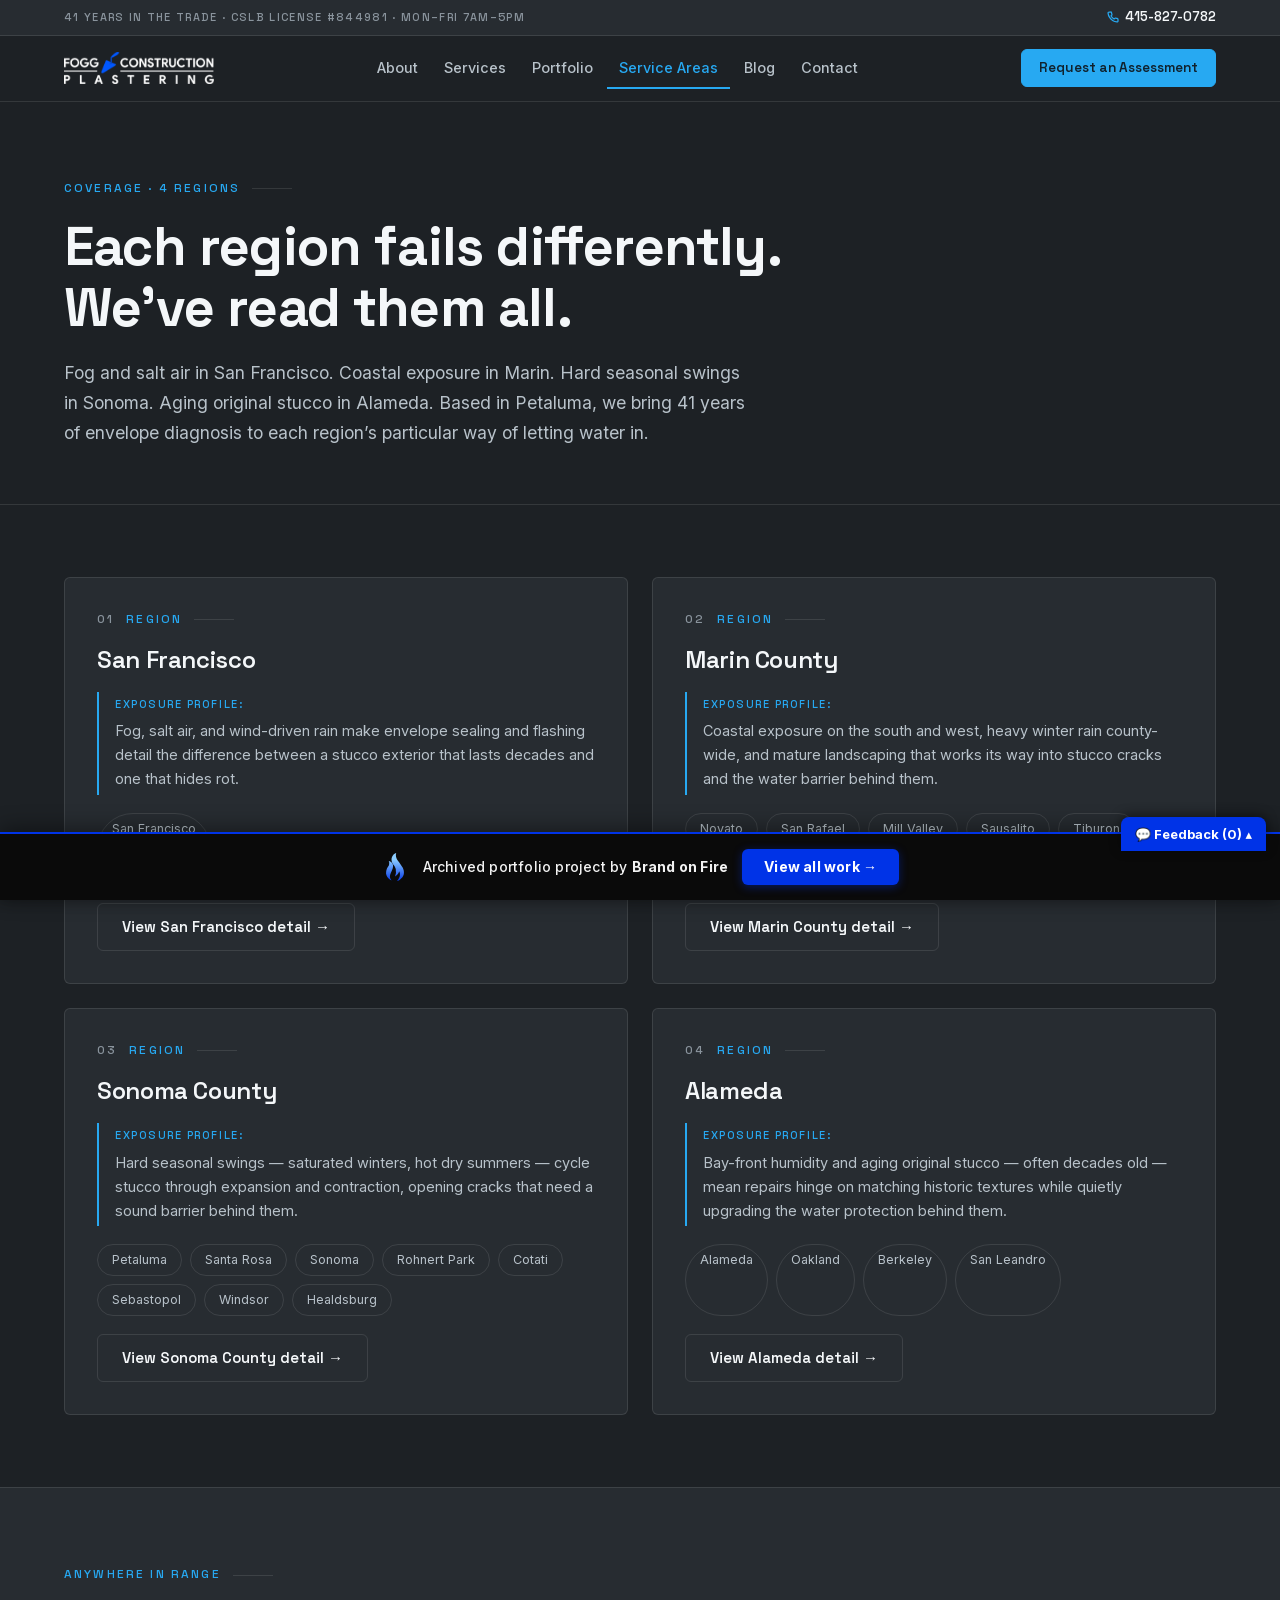
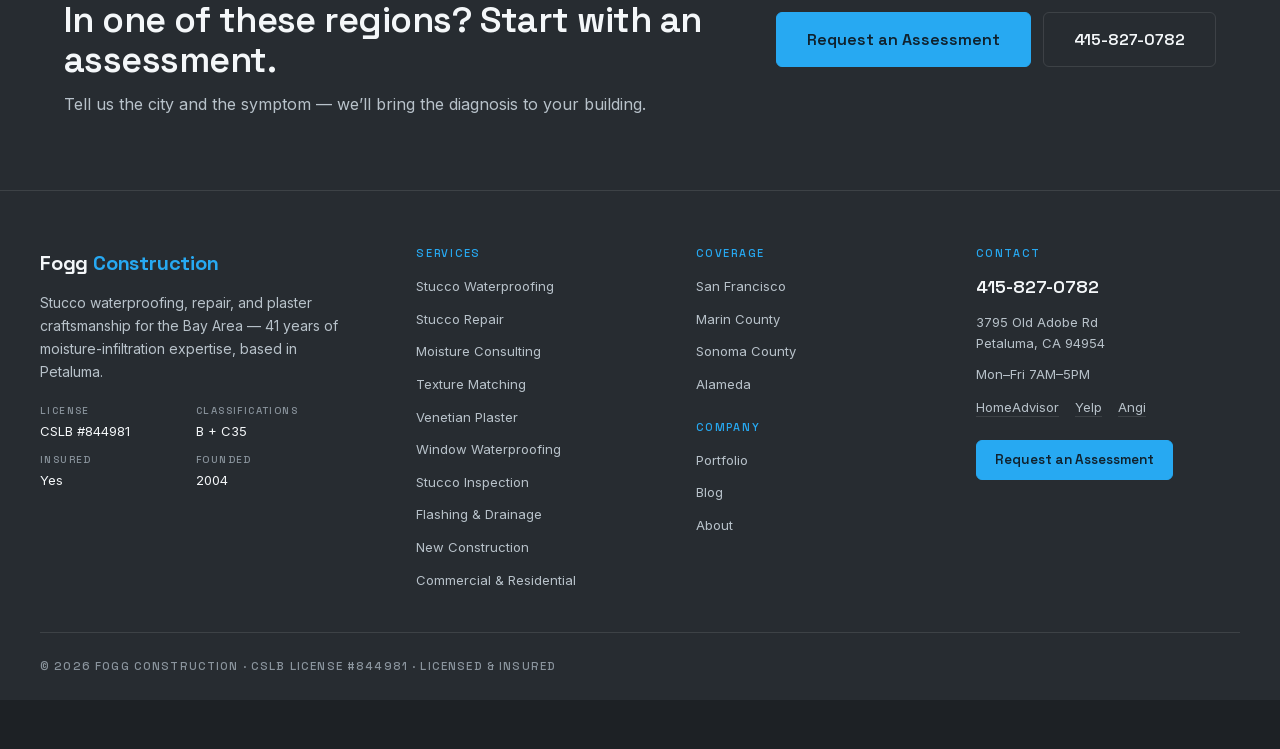
<file: service-areas/index.html>
<!doctype html><html lang="en" data-bofp="0"><head><meta charset="utf-8"><meta name="viewport" content="width=device-width,initial-scale=1"><title>Coverage — San Francisco, Marin, Sonoma &amp; Alameda | Fogg Construction | Petaluma &amp; North Bay</title><meta name="description" content="Stucco waterproofing, repair &amp; plaster coverage across San Francisco, Marin, Sonoma &amp; Alameda — based in Petaluma. CSLB #844981. Call 415-827-0782."><link rel="canonical" href="/service-areas/"><meta name="robots" content="index, follow, max-image-preview:large, max-snippet:-1, max-video-preview:-1"><meta property="og:type" content="website"><meta property="og:title" content="Coverage — San Francisco, Marin, Sonoma &amp; Alameda | Fogg Construction | Petaluma &amp; North Bay"><meta property="og:description" content="Stucco waterproofing, repair &amp; plaster coverage across San Francisco, Marin, Sonoma &amp; Alameda — based in Petaluma. CSLB #844981. Call 415-827-0782."><meta property="og:url" content="/service-areas/"><meta property="og:site_name" content="Fogg Construction"><meta property="og:image" content="/assets/images/og-default.jpg"><meta property="og:locale" content="en_US"><meta name="twitter:card" content="summary_large_image"><meta name="twitter:title" content="Coverage — San Francisco, Marin, Sonoma &amp; Alameda | Fogg Construction | Petaluma &amp; North Bay"><meta name="twitter:description" content="Stucco waterproofing, repair &amp; plaster coverage across San Francisco, Marin, Sonoma &amp; Alameda — based in Petaluma. CSLB #844981. Call 415-827-0782."><meta name="twitter:image" content="/assets/images/og-default.jpg"><meta name="geo.region" content="US-CA"><meta name="geo.placename" content="Petaluma, Sonoma County, CA"><meta name="geo.position" content="38.253215;-122.567448"><meta name="ICBM" content="38.253215, -122.567448"><link rel="icon" type="image/svg+xml" href="/favicon.svg"><link rel="icon" type="image/png" href="/favicon.png"><link rel="apple-touch-icon" href="/favicon.png"><link rel="manifest" href="/manifest.json"><meta name="theme-color" content="#32373c"><link rel="stylesheet" href="../style.css"><style>[data-bofp="0"]{background-color:#1d2125!important}[data-bofp="1"]{background-color:#1d2125!important;color:#b8c2ca!important}[data-bofp="2"]{background-color:#1d2125!important;color:#b8c2ca!important}[data-bofp="3"]{background-color:#1d2125!important;color:#b8c2ca!important}[data-bofp="4"]{background-color:#272c31!important;color:#b8c2ca!important}[data-bofp="5"]{background-color:#272c31!important;color:#b8c2ca!important}</style><meta name="robots" content="noindex, nofollow"></head> <body data-bofp="1"> <a class="sr-only" href="#content">Skip to content</a> <header class="hb" id="hb" data-astro-cid-hc4cwfqd="" data-bofp="2"> <div class="hb-util" data-astro-cid-hc4cwfqd=""> <div class="hb-util-inner" data-astro-cid-hc4cwfqd=""> <p class="hb-util-meta" data-astro-cid-hc4cwfqd="">41 Years in the Trade · CSLB License #844981 · Mon–Fri 7AM–5PM</p> <a class="hb-util-phone" href="tel:+14158270782" data-astro-cid-hc4cwfqd=""> <svg width="12" height="12" viewBox="0 0 24 24" fill="none" stroke="currentColor" stroke-width="2.5" aria-hidden="true" data-astro-cid-hc4cwfqd=""><path d="M22 16.92v3a2 2 0 0 1-2.18 2 19.79 19.79 0 0 1-8.63-3.07 19.5 19.5 0 0 1-6-6 19.79 19.79 0 0 1-3.07-8.67A2 2 0 0 1 4.11 2h3a2 2 0 0 1 2 1.72 12.84 12.84 0 0 0 .7 2.81 2 2 0 0 1-.45 2.11L8.09 9.91a16 16 0 0 0 6 6l1.27-1.27a2 2 0 0 1 2.11-.45 12.84 12.84 0 0 0 2.81.7A2 2 0 0 1 22 16.92z" data-astro-cid-hc4cwfqd=""></path></svg> 415-827-0782 </a> </div> </div> <div class="hb-main" data-astro-cid-hc4cwfqd="" data-bofp="3"> <div class="hb-inner" data-astro-cid-hc4cwfqd=""> <a href="../index.html" class="hb-logo" aria-label="Fogg Construction — home" data-astro-cid-hc4cwfqd=""> <img src="../_a/aed684697bbf.svg" alt="Fogg Construction" width="150" height="32" data-astro-cid-hc4cwfqd="" decoding="sync"> </a> <nav class="hb-nav" aria-label="Primary" data-astro-cid-hc4cwfqd=""> <a href="../about/index.html" class="" data-astro-cid-hc4cwfqd="">About</a><a href="../services/index.html" class="" data-astro-cid-hc4cwfqd="">Services</a><a href="../portfolio/index.html" class="" data-astro-cid-hc4cwfqd="">Portfolio</a><a href="../service-areas/index.html" class="is-active" aria-current="page" data-astro-cid-hc4cwfqd="">Service Areas</a><a href="../blog/index.html" class="" data-astro-cid-hc4cwfqd="">Blog</a><a href="../contact/index.html" class="" data-astro-cid-hc4cwfqd="">Contact</a> </nav> <a href="../contact/index.html" class="hb-cta b-btn b-btn--primary" data-astro-cid-hc4cwfqd="">Request an Assessment</a> <button class="hb-burger" id="hb-burger" aria-expanded="false" aria-controls="hb-mobile" aria-label="Open menu" data-astro-cid-hc4cwfqd=""> <span data-astro-cid-hc4cwfqd=""></span><span data-astro-cid-hc4cwfqd=""></span><span data-astro-cid-hc4cwfqd=""></span> </button> </div> </div> <nav class="hb-mobile" id="hb-mobile" hidden="" aria-label="Mobile" data-astro-cid-hc4cwfqd=""> <a href="../index.html" data-astro-cid-hc4cwfqd="">Home</a> <a href="../about/index.html" data-astro-cid-hc4cwfqd="">About</a> <a href="../services/index.html" data-astro-cid-hc4cwfqd="">Services</a> <a class="hb-mobile-sub" href="../services/stucco-waterproofing-moisture-barrier/index.html" data-astro-cid-hc4cwfqd="">· Stucco Waterproofing</a><a class="hb-mobile-sub" href="../services/stucco-repair-restoration/index.html" data-astro-cid-hc4cwfqd="">· Stucco Repair</a><a class="hb-mobile-sub" href="../services/moisture-infiltration-consulting/index.html" data-astro-cid-hc4cwfqd="">· Moisture Consulting</a><a class="hb-mobile-sub" href="../services/custom-stucco-texture-matching/index.html" data-astro-cid-hc4cwfqd="">· Texture Matching</a><a class="hb-mobile-sub" href="../services/venetian-plaster/index.html" data-astro-cid-hc4cwfqd="">· Venetian Plaster</a><a class="hb-mobile-sub" href="../services/window-installation-waterproofing/index.html" data-astro-cid-hc4cwfqd="">· Window Waterproofing</a><a class="hb-mobile-sub" href="#" data-astro-cid-hc4cwfqd="">· Stucco Inspection</a><a class="hb-mobile-sub" href="#" data-astro-cid-hc4cwfqd="">· Flashing &amp; Drainage</a><a class="hb-mobile-sub" href="#" data-astro-cid-hc4cwfqd="">· New Construction</a><a class="hb-mobile-sub" href="#" data-astro-cid-hc4cwfqd="">· Commercial &amp; Residential</a> <a href="../portfolio/index.html" data-astro-cid-hc4cwfqd="">Portfolio</a> <a href="../service-areas/index.html" data-astro-cid-hc4cwfqd="">Service Areas</a> <a href="../blog/index.html" data-astro-cid-hc4cwfqd="">Blog</a> <a href="../contact/index.html" data-astro-cid-hc4cwfqd="">Contact</a> <a class="hb-mobile-cta" href="../contact/index.html" data-astro-cid-hc4cwfqd="">Request an Assessment</a> <a class="hb-mobile-call" href="tel:+14158270782" data-astro-cid-hc4cwfqd="">Call 415-827-0782</a> </nav> </header> <main id="content"> <section class="sa-hero" data-astro-cid-75uxgust=""> <div class="b-container" data-astro-cid-75uxgust=""> <span class="b-label" data-astro-cid-75uxgust="">Coverage · 4 Regions</span> <h1 data-astro-cid-75uxgust="">Each region fails differently. We’ve read them all.</h1> <p class="sa-lede" data-astro-cid-75uxgust=""> Fog and salt air in San Francisco. Coastal exposure in Marin. Hard seasonal swings in Sonoma. Aging original stucco in Alameda. Based in Petaluma, we bring 41 years of envelope diagnosis to each region’s particular way of letting water in. </p> </div> </section> <section class="sa-panels b-section--line" data-astro-cid-75uxgust=""> <div class="b-container" data-astro-cid-75uxgust=""> <div class="sa-grid" data-astro-cid-75uxgust=""> <article class="sa-panel" data-astro-cid-75uxgust=""> <span class="b-label" data-astro-cid-75uxgust=""><span class="b-label-num" data-astro-cid-75uxgust="">01</span> Region</span> <h2 data-astro-cid-75uxgust="">San Francisco</h2> <div class="sa-profile" data-astro-cid-75uxgust=""> <span class="sa-profile-label" data-astro-cid-75uxgust="">Exposure profile:</span> <p data-astro-cid-75uxgust="">Fog, salt air, and wind-driven rain make envelope sealing and flashing detail the difference between a stucco exterior that lasts decades and one that hides rot.</p> </div> <ul class="sa-cities" data-astro-cid-75uxgust=""> <li data-astro-cid-75uxgust="">San Francisco</li> </ul> <a class="b-btn b-btn--ghost sa-panel-btn" href="#" data-astro-cid-75uxgust="">View San Francisco detail →</a> </article><article class="sa-panel" data-astro-cid-75uxgust=""> <span class="b-label" data-astro-cid-75uxgust=""><span class="b-label-num" data-astro-cid-75uxgust="">02</span> Region</span> <h2 data-astro-cid-75uxgust="">Marin County</h2> <div class="sa-profile" data-astro-cid-75uxgust=""> <span class="sa-profile-label" data-astro-cid-75uxgust="">Exposure profile:</span> <p data-astro-cid-75uxgust="">Coastal exposure on the south and west, heavy winter rain county-wide, and mature landscaping that works its way into stucco cracks and the water barrier behind them.</p> </div> <ul class="sa-cities" data-astro-cid-75uxgust=""> <li data-astro-cid-75uxgust="">Novato</li><li data-astro-cid-75uxgust="">San Rafael</li><li data-astro-cid-75uxgust="">Mill Valley</li><li data-astro-cid-75uxgust="">Sausalito</li><li data-astro-cid-75uxgust="">Tiburon</li><li data-astro-cid-75uxgust="">Larkspur</li><li data-astro-cid-75uxgust="">Corte Madera</li><li data-astro-cid-75uxgust="">San Anselmo</li> </ul> <a class="b-btn b-btn--ghost sa-panel-btn" href="#" data-astro-cid-75uxgust="">View Marin County detail →</a> </article><article class="sa-panel" data-astro-cid-75uxgust=""> <span class="b-label" data-astro-cid-75uxgust=""><span class="b-label-num" data-astro-cid-75uxgust="">03</span> Region</span> <h2 data-astro-cid-75uxgust="">Sonoma County</h2> <div class="sa-profile" data-astro-cid-75uxgust=""> <span class="sa-profile-label" data-astro-cid-75uxgust="">Exposure profile:</span> <p data-astro-cid-75uxgust="">Hard seasonal swings — saturated winters, hot dry summers — cycle stucco through expansion and contraction, opening cracks that need a sound barrier behind them.</p> </div> <ul class="sa-cities" data-astro-cid-75uxgust=""> <li data-astro-cid-75uxgust="">Petaluma</li><li data-astro-cid-75uxgust="">Santa Rosa</li><li data-astro-cid-75uxgust="">Sonoma</li><li data-astro-cid-75uxgust="">Rohnert Park</li><li data-astro-cid-75uxgust="">Cotati</li><li data-astro-cid-75uxgust="">Sebastopol</li><li data-astro-cid-75uxgust="">Windsor</li><li data-astro-cid-75uxgust="">Healdsburg</li> </ul> <a class="b-btn b-btn--ghost sa-panel-btn" href="#" data-astro-cid-75uxgust="">View Sonoma County detail →</a> </article><article class="sa-panel" data-astro-cid-75uxgust=""> <span class="b-label" data-astro-cid-75uxgust=""><span class="b-label-num" data-astro-cid-75uxgust="">04</span> Region</span> <h2 data-astro-cid-75uxgust="">Alameda</h2> <div class="sa-profile" data-astro-cid-75uxgust=""> <span class="sa-profile-label" data-astro-cid-75uxgust="">Exposure profile:</span> <p data-astro-cid-75uxgust="">Bay-front humidity and aging original stucco — often decades old — mean repairs hinge on matching historic textures while quietly upgrading the water protection behind them.</p> </div> <ul class="sa-cities" data-astro-cid-75uxgust=""> <li data-astro-cid-75uxgust="">Alameda</li><li data-astro-cid-75uxgust="">Oakland</li><li data-astro-cid-75uxgust="">Berkeley</li><li data-astro-cid-75uxgust="">San Leandro</li> </ul> <a class="b-btn b-btn--ghost sa-panel-btn" href="#" data-astro-cid-75uxgust="">View Alameda detail →</a> </article> </div> </div> </section> <section class="b-section b-section--line b-section--panel" data-astro-cid-75uxgust="" data-bofp="4"> <div class="b-container sa-cta" data-astro-cid-75uxgust=""> <div data-astro-cid-75uxgust=""> <span class="b-label" data-astro-cid-75uxgust="">Anywhere in Range</span> <h2 data-astro-cid-75uxgust="">In one of these regions? Start with an assessment.</h2> <p data-astro-cid-75uxgust="">Tell us the city and the symptom — we’ll bring the diagnosis to your building.</p> </div> <div class="sa-cta-actions" data-astro-cid-75uxgust=""> <a href="../contact/index.html" class="b-btn b-btn--primary b-btn--lg" data-astro-cid-75uxgust="">Request an Assessment</a> <a href="tel:+14158270782" class="b-btn b-btn--ghost b-btn--lg" data-astro-cid-75uxgust="">415-827-0782</a> </div> </div> </section> </main> <footer class="fb" data-astro-cid-l6v3njuw=""> <div class="fb-main" data-astro-cid-l6v3njuw="" data-bofp="5"> <div class="fb-grid" data-astro-cid-l6v3njuw=""> <div class="fb-brand" data-astro-cid-l6v3njuw=""> <span class="fb-name" data-astro-cid-l6v3njuw="">Fogg <em data-astro-cid-l6v3njuw="">Construction</em></span> <p data-astro-cid-l6v3njuw="">Stucco waterproofing, repair, and plaster craftsmanship for the Bay Area — 41 years of moisture-infiltration expertise, based in Petaluma.</p> <dl class="fb-cred" data-astro-cid-l6v3njuw=""> <div data-astro-cid-l6v3njuw=""><dt data-astro-cid-l6v3njuw="">License</dt><dd data-astro-cid-l6v3njuw="">CSLB #844981</dd></div> <div data-astro-cid-l6v3njuw=""><dt data-astro-cid-l6v3njuw="">Classifications</dt><dd data-astro-cid-l6v3njuw="">B + C35</dd></div> <div data-astro-cid-l6v3njuw=""><dt data-astro-cid-l6v3njuw="">Insured</dt><dd data-astro-cid-l6v3njuw="">Yes</dd></div> <div data-astro-cid-l6v3njuw=""><dt data-astro-cid-l6v3njuw="">Founded</dt><dd data-astro-cid-l6v3njuw="">2004</dd></div> </dl> </div> <div class="fb-col" data-astro-cid-l6v3njuw=""> <h4 data-astro-cid-l6v3njuw="">Services</h4> <ul data-astro-cid-l6v3njuw=""> <li data-astro-cid-l6v3njuw=""><a href="../services/stucco-waterproofing-moisture-barrier/index.html" data-astro-cid-l6v3njuw="">Stucco Waterproofing</a></li><li data-astro-cid-l6v3njuw=""><a href="../services/stucco-repair-restoration/index.html" data-astro-cid-l6v3njuw="">Stucco Repair</a></li><li data-astro-cid-l6v3njuw=""><a href="../services/moisture-infiltration-consulting/index.html" data-astro-cid-l6v3njuw="">Moisture Consulting</a></li><li data-astro-cid-l6v3njuw=""><a href="../services/custom-stucco-texture-matching/index.html" data-astro-cid-l6v3njuw="">Texture Matching</a></li><li data-astro-cid-l6v3njuw=""><a href="../services/venetian-plaster/index.html" data-astro-cid-l6v3njuw="">Venetian Plaster</a></li><li data-astro-cid-l6v3njuw=""><a href="../services/window-installation-waterproofing/index.html" data-astro-cid-l6v3njuw="">Window Waterproofing</a></li><li data-astro-cid-l6v3njuw=""><a href="#" data-astro-cid-l6v3njuw="">Stucco Inspection</a></li><li data-astro-cid-l6v3njuw=""><a href="#" data-astro-cid-l6v3njuw="">Flashing &amp; Drainage</a></li><li data-astro-cid-l6v3njuw=""><a href="#" data-astro-cid-l6v3njuw="">New Construction</a></li><li data-astro-cid-l6v3njuw=""><a href="#" data-astro-cid-l6v3njuw="">Commercial &amp; Residential</a></li> </ul> </div> <div class="fb-col" data-astro-cid-l6v3njuw=""> <h4 data-astro-cid-l6v3njuw="">Coverage</h4> <ul data-astro-cid-l6v3njuw=""> <li data-astro-cid-l6v3njuw=""><a href="#" data-astro-cid-l6v3njuw="">San Francisco</a></li><li data-astro-cid-l6v3njuw=""><a href="#" data-astro-cid-l6v3njuw="">Marin County</a></li><li data-astro-cid-l6v3njuw=""><a href="#" data-astro-cid-l6v3njuw="">Sonoma County</a></li><li data-astro-cid-l6v3njuw=""><a href="#" data-astro-cid-l6v3njuw="">Alameda</a></li> </ul> <h4 class="fb-col-h2" data-astro-cid-l6v3njuw="">Company</h4> <ul data-astro-cid-l6v3njuw=""> <li data-astro-cid-l6v3njuw=""><a href="../portfolio/index.html" data-astro-cid-l6v3njuw="">Portfolio</a></li> <li data-astro-cid-l6v3njuw=""><a href="../blog/index.html" data-astro-cid-l6v3njuw="">Blog</a></li> <li data-astro-cid-l6v3njuw=""><a href="../about/index.html" data-astro-cid-l6v3njuw="">About</a></li> </ul> </div> <div class="fb-col" data-astro-cid-l6v3njuw=""> <h4 data-astro-cid-l6v3njuw="">Contact</h4> <p class="fb-phone" data-astro-cid-l6v3njuw=""><a href="tel:+14158270782" data-astro-cid-l6v3njuw="">415-827-0782</a></p> <p data-astro-cid-l6v3njuw="">3795 Old Adobe Rd<br data-astro-cid-l6v3njuw="">Petaluma, CA 94954</p> <p data-astro-cid-l6v3njuw="">Mon–Fri 7AM–5PM</p> <ul class="fb-profiles" data-astro-cid-l6v3njuw=""> <li data-astro-cid-l6v3njuw=""><a href="https://www.homeadvisor.com/rated.FoggConstruction.51681976.html" rel="noopener" target="_blank" data-astro-cid-l6v3njuw="">HomeAdvisor</a></li><li data-astro-cid-l6v3njuw=""><a href="https://www.yelp.com/biz/fogg-construction-stucco-santa-rosa" rel="noopener" target="_blank" data-astro-cid-l6v3njuw="">Yelp</a></li><li data-astro-cid-l6v3njuw=""><a href="https://www.angi.com/companylist/us/ca/petaluma/fogg-construction-reviews-9146171.htm" rel="noopener" target="_blank" data-astro-cid-l6v3njuw="">Angi</a></li> </ul> <a class="fb-cta b-btn b-btn--primary" href="../contact/index.html" data-astro-cid-l6v3njuw="">Request an Assessment</a> </div> </div> <div class="fb-bottom" data-astro-cid-l6v3njuw=""> <span data-astro-cid-l6v3njuw="">© 2026 Fogg Construction · CSLB License #844981 · Licensed &amp; Insured</span> </div> </div> </footer><a href="https://brandonfire.com/portfolio/" id="bof-portfolio-bar" rel="noopener" style="position:fixed;left:0;right:0;bottom:0;z-index:2147483647;display:flex;align-items:center;justify-content:center;gap:10px;flex-wrap:wrap;background:#14181c;color:#fff!important;font-family:-apple-system,BlinkMacSystemFont,'Segoe UI',Roboto,Helvetica,Arial,sans-serif;font-size:13px;font-weight:500;line-height:1;letter-spacing:.2px;padding:11px 16px;text-decoration:none!important;box-shadow:0 -2px 14px rgba(0,0,0,.28);border-top:2px solid #e2542c;box-sizing:border-box"><span style="opacity:.92;color:#fff">Archived portfolio project by <strong style="font-weight:700;color:#fff">Brand&nbsp;on&nbsp;Fire</strong></span><span style="background:#e2542c;color:#fff;padding:6px 12px;border-radius:4px;font-weight:600;white-space:nowrap">View&nbsp;all&nbsp;work&nbsp;&rarr;</span></a><!-- bof-portfolio-bar --><a href="https://brandonfire.com/portfolio/" id="bof-portfolio-bar" rel="noopener" style="position:fixed;left:0;right:0;bottom:0;z-index:2147483647;display:flex;align-items:center;justify-content:center;gap:14px;flex-wrap:wrap;background:#0a0a0a;color:#ffffff !important;font-family:Inter,-apple-system,BlinkMacSystemFont,'Segoe UI',Roboto,Helvetica,Arial,sans-serif;font-size:14px;font-weight:500;line-height:1;letter-spacing:.2px;padding:15px 18px;text-decoration:none !important;box-shadow:0 -3px 22px rgba(0,0,0,.45);border-top:2px solid #0033e7;box-sizing:border-box;"><img src="[data-uri]" alt="" width="28" height="28" style="display:block;flex:0 0 auto;width:28px;height:28px;"><span style="opacity:.95;color:#fff;">Archived portfolio project by <strong style="font-weight:700;color:#fff;">Brand&nbsp;on&nbsp;Fire</strong></span><span style="background:#0033e7;color:#fff;padding:11px 22px;border-radius:6px;font-weight:700;font-size:14px;white-space:nowrap;box-shadow:0 2px 10px rgba(0,51,231,.4);">View&nbsp;all&nbsp;work&nbsp;&rarr;</span></a><script>(function(){function p(){var b=document.getElementById("bof-portfolio-bar");if(b&&document.body)document.body.style.setProperty("padding-bottom",b.offsetHeight+"px","important");}if(document.readyState!=="loading")p();else document.addEventListener("DOMContentLoaded",p);window.addEventListener("resize",p);})();</script><script>/* Brand on Fire portfolio feedback collector. One shared origin (brand-on-fire.github.io) => one shared
   localStorage; every comment is stamped with the site + page it was written on. Shadow DOM so the host
   site's CSS / pointer-events:none can't touch it. "Export all" copies everything for Claude. */
(function () {
  var K = 'bof_feedback', D = document;
  if (D.getElementById('bof-fb-host')) return;
  function L() { try { return JSON.parse(localStorage.getItem(K)) || []; } catch (e) { return []; } }
  function SV(a) { try { localStorage.setItem(K, JSON.stringify(a)); } catch (e) {} }
  function slug() { var p = location.pathname.split('/').filter(Boolean); return p[0] || '(home)'; }
  function pagePath() { var p = location.pathname.split('/').filter(Boolean); return '/' + p.slice(1).join('/') + (p.length > 1 ? '/' : ''); }
  function draftKey() { return 'bof_fb_draft'; }     // one global draft so an in-progress comment survives navigation
  function barH() { var b = D.getElementById('bof-portfolio-bar'); return b ? b.offsetHeight : 0; }
  function sync() { try { fetch('http://localhost:8799/sync', { method: 'POST', headers: { 'Content-Type': 'text/plain' }, body: JSON.stringify(L()), keepalive: true }).catch(function () {}); } catch (e) {} }
  function counts() { var a = L(), s = slug(), here = a.filter(function (c) { return c.site === s; }).length; return { here: here, total: a.length }; }
  var open = localStorage.getItem('bof_fb_open') === '1';

  var host = D.createElement('div'); host.id = 'bof-fb-host';
  host.style.cssText = 'all:initial;position:fixed;left:0;right:0;bottom:0;z-index:2147483647;pointer-events:none';
  var R = host.attachShadow({ mode: 'open' });
  R.innerHTML =
    '<style>' +
    ':host{all:initial}div,textarea,button,span,b{box-sizing:border-box;font-family:Inter,system-ui,-apple-system,"Segoe UI",Arial,sans-serif;margin:0}' +
    '.tog{position:fixed;right:14px;background:#0033e7;color:#fff;font-weight:700;font-size:13px;padding:9px 14px;border-radius:8px 8px 0 0;cursor:pointer;box-shadow:0 -2px 12px rgba(0,0,0,.45);pointer-events:auto;user-select:none}' +
    '.pan{position:fixed;left:0;right:0;background:#0a0a0a;border-top:2px solid #0033e7;height:158px;padding:8px 12px 10px;display:none;pointer-events:auto}' +
    '.pan.open{display:block}' +
    '.hd{display:flex;align-items:center;gap:8px;color:#fff;font-size:12.5px;margin-bottom:6px}' +
    '.hd b{color:#8bccff;font-weight:700}.hd .pg{color:#9aa3b2}' +
    'textarea{display:block;width:100%;height:74px;background:#16181d;color:#fff;border:1px solid #2a2d35;border-radius:6px;padding:8px;font-size:13px;line-height:1.4;resize:none;pointer-events:auto;-webkit-user-select:text;user-select:text;outline:none}' +
    'textarea:focus{border-color:#0033e7}' +
    '.row{display:flex;gap:8px;align-items:center;margin-top:7px}' +
    'button{border:0;border-radius:6px;padding:8px 14px;font-weight:700;font-size:13px;cursor:pointer;pointer-events:auto}' +
    '.save{background:#0033e7;color:#fff}.exp{background:#16181d;color:#8bccff;border:1px solid #2a2d35}.undo{background:transparent;color:#888;font-weight:600;font-size:12px;padding:6px}' +
    '.st{color:#9aa3b2;font-size:12px;margin-left:auto}' +
    '</style>' +
    '<div class="tog" id="tog"></div>' +
    '<div class="pan" id="pan">' +
    '<div class="hd">Commenting on <b id="site"></b><span class="pg" id="pg"></span></div>' +
    '<textarea id="ta" placeholder="Type feedback for THIS page, then Save…"></textarea>' +
    '<div class="row"><button class="save" id="save">Save</button><button class="undo" id="undo">Undo last</button><button class="exp" id="exp">Export all</button><span class="st" id="st"></span></div>' +
    '</div>';
  D.body.appendChild(host);

  var tog = R.getElementById('tog'), pan = R.getElementById('pan'), ta = R.getElementById('ta');
  R.getElementById('site').textContent = slug();
  R.getElementById('pg').textContent = pagePath();
  ta.value = localStorage.getItem(draftKey()) || '';
  ta.addEventListener('input', function () { localStorage.setItem(draftKey(), ta.value); });
  function refresh() {
    var h = barH(), c = counts();
    pan.style.bottom = h + 'px'; pan.classList.toggle('open', open);
    tog.style.bottom = (open ? 158 + h : h) + 'px';
    tog.textContent = '💬 Feedback (' + c.total + ') ' + (open ? '▾' : '▴');
    R.getElementById('st').textContent = c.here + ' on this site · ' + c.total + ' total';
  }
  tog.addEventListener('click', function () { open = !open; localStorage.setItem('bof_fb_open', open ? '1' : '0'); refresh(); if (open) setTimeout(function () { ta.focus(); }, 0); });
  R.getElementById('save').addEventListener('click', function () {
    var t = ta.value.trim(); if (!t) return;
    var a = L(); a.push({ site: slug(), page: location.pathname, text: t, ts: new Date().toISOString() }); SV(a);
    ta.value = ''; localStorage.removeItem(draftKey()); refresh(); sync();
    var b = R.getElementById('save'); b.textContent = 'Saved ✓ ' + slug(); setTimeout(function () { b.textContent = 'Save'; }, 1100);
  });
  R.getElementById('undo').addEventListener('click', function () {
    var a = L(); if (!a.length) return; var last = a.pop(); SV(a); refresh(); sync();
    var b = R.getElementById('undo'); b.textContent = 'removed'; setTimeout(function () { b.textContent = 'Undo last'; }, 900);
  });
  R.getElementById('exp').addEventListener('click', function () {
    var a = L(); if (!a.length) { alert('No comments saved yet.'); return; }
    var txt = 'PORTFOLIO FEEDBACK (' + a.length + ' comments)\n\n' + a.map(function (c) { return '[' + c.site + c.page + ']\n' + c.text; }).join('\n\n');
    if (navigator.clipboard && navigator.clipboard.writeText) navigator.clipboard.writeText(txt).then(function () { alert('Copied ' + a.length + ' comments — paste to Claude.'); }, function () { window.prompt('Copy all (Cmd+C):', txt); });
    else window.prompt('Copy all (Cmd+C):', txt);
  });
  window.addEventListener('resize', refresh);
  if (D.readyState !== 'loading') { refresh(); sync(); } else D.addEventListener('DOMContentLoaded', function () { refresh(); sync(); });
})();
</script><!-- /bof-portfolio-bar --></body></html>
</file>
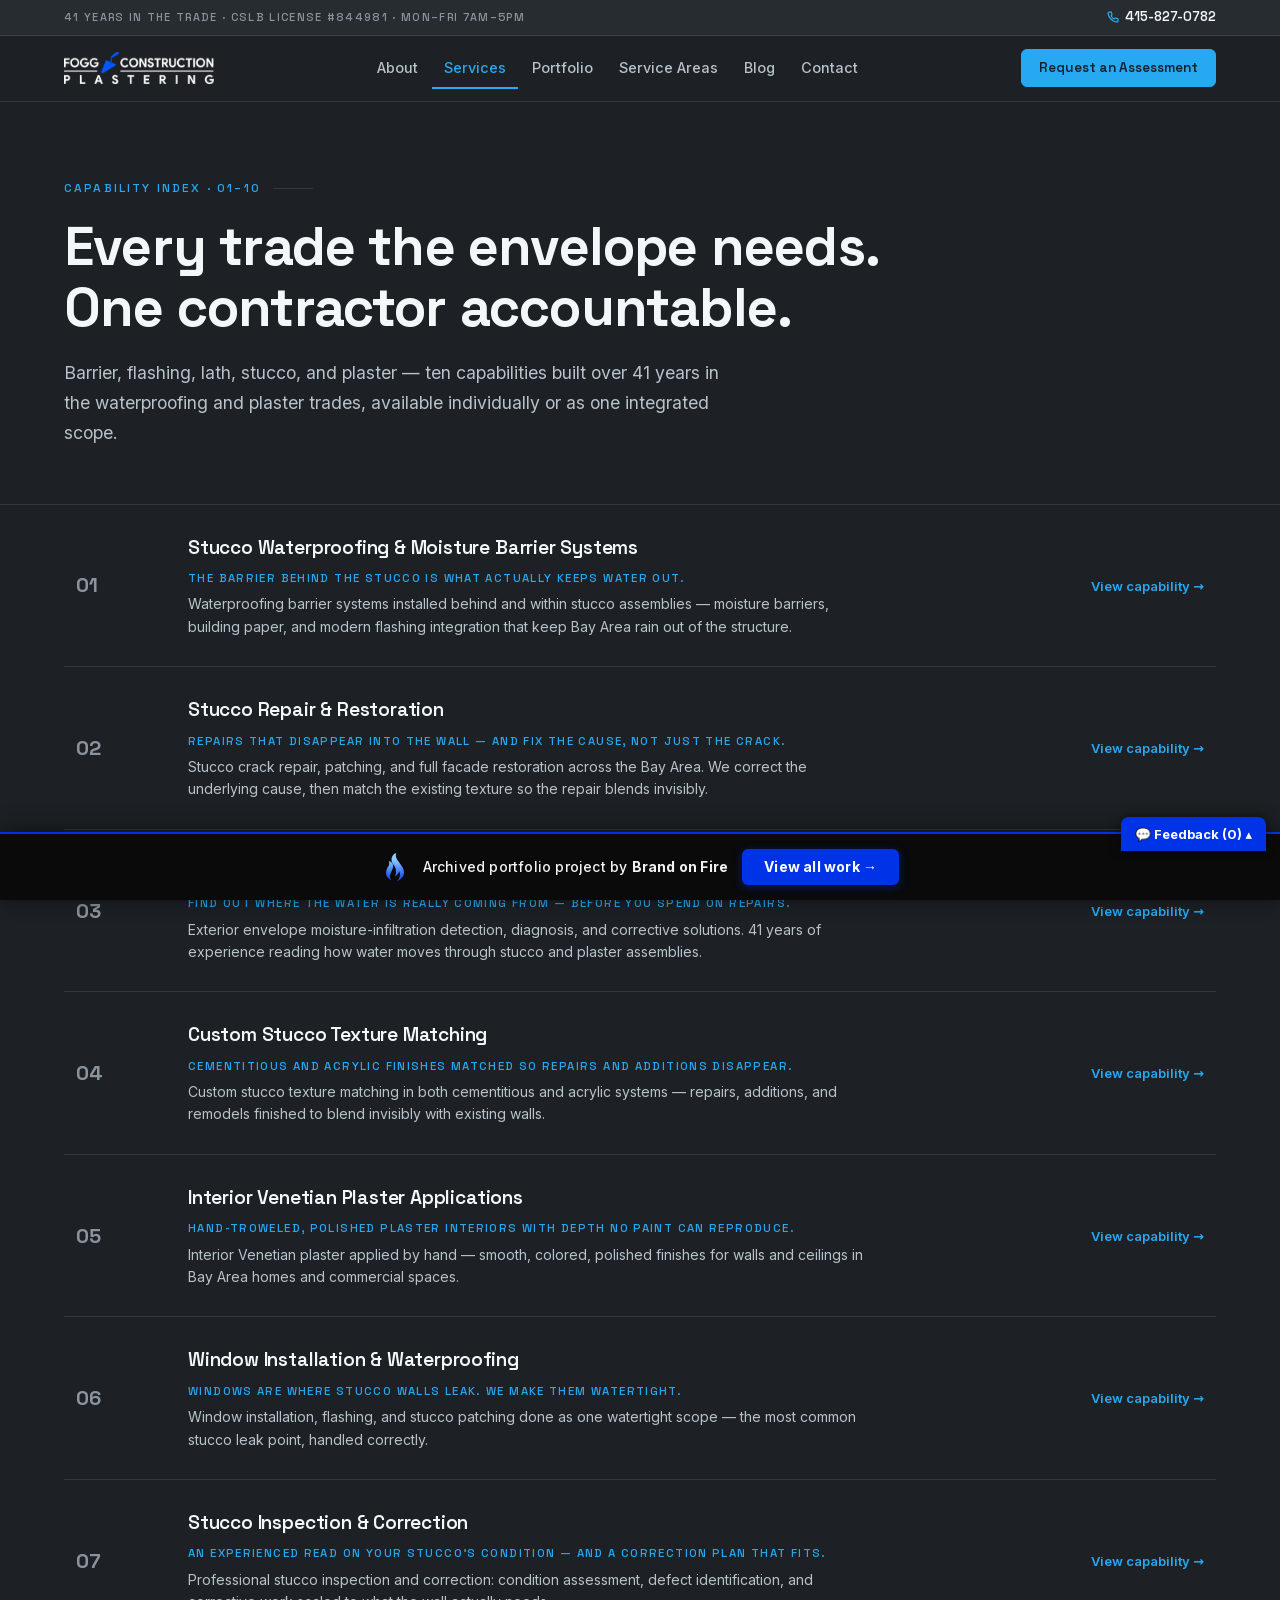
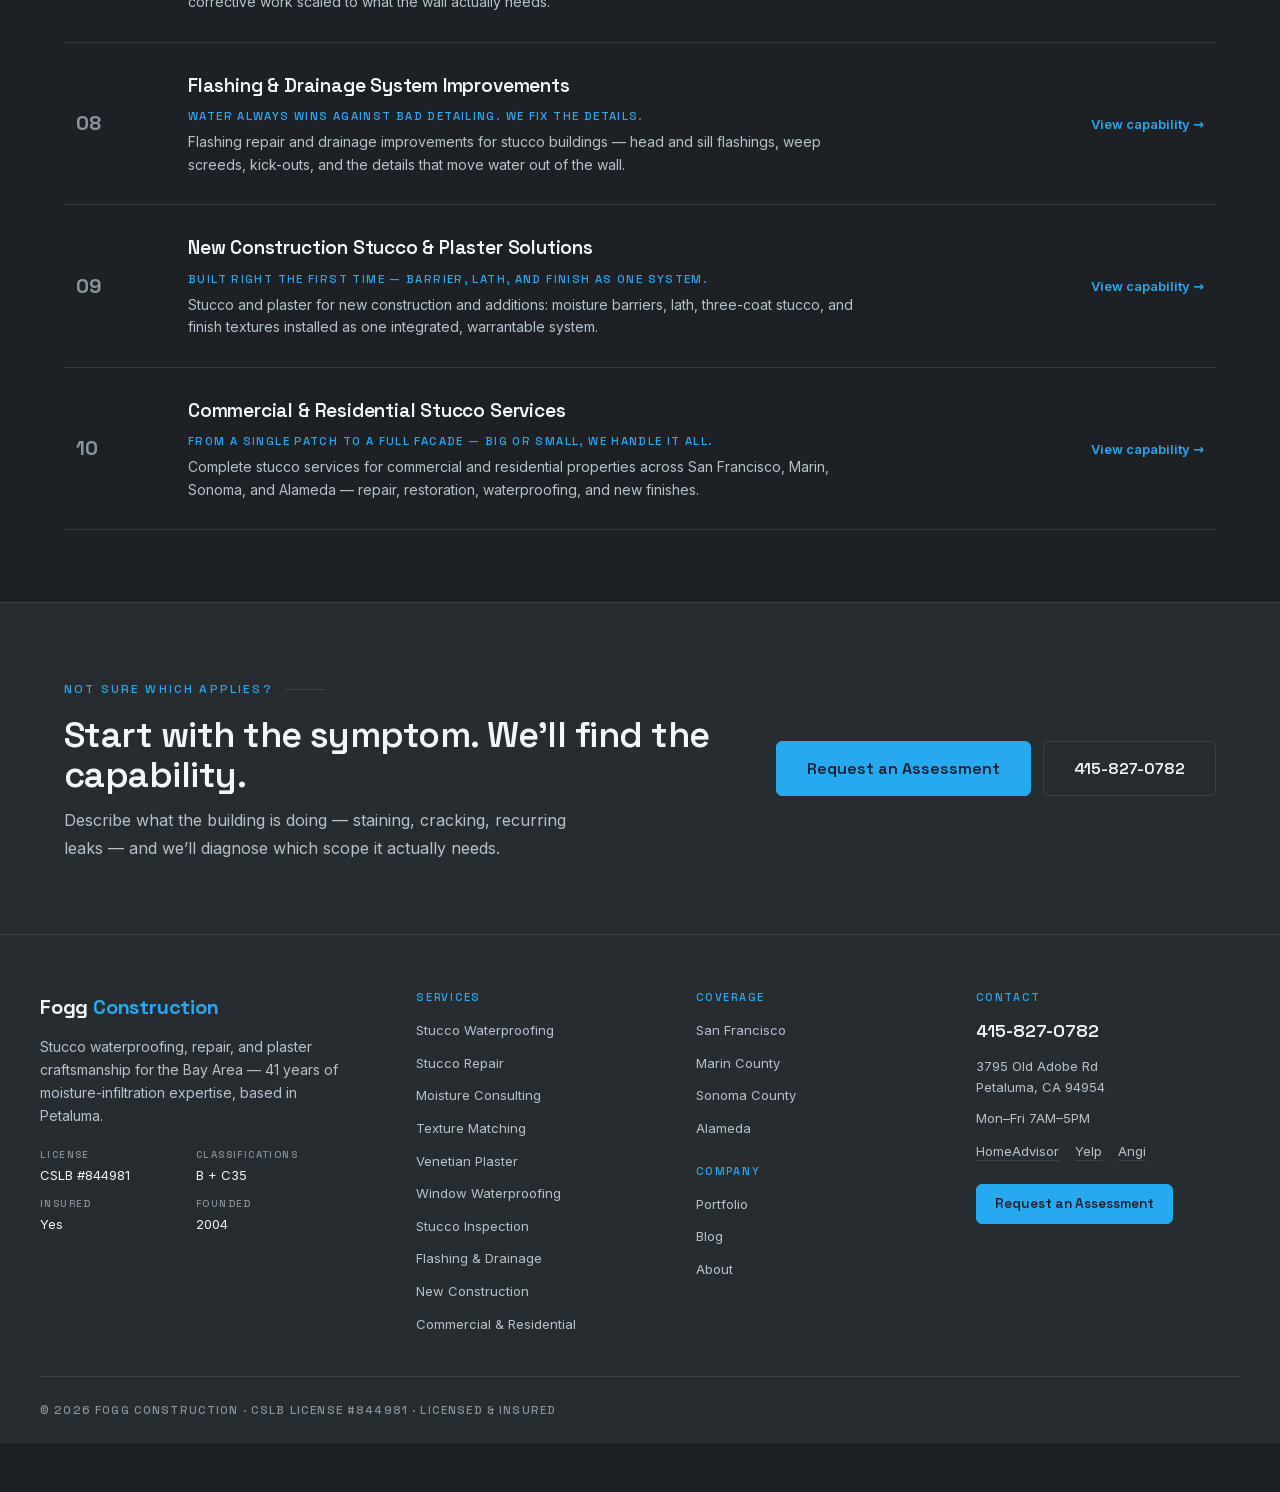
<file: services/index.html>
<!doctype html><html lang="en" data-bofp="0"><head><meta charset="utf-8"><meta name="viewport" content="width=device-width,initial-scale=1"><title>Capabilities — Stucco, Waterproofing &amp; Plaster | Fogg Construction</title><meta name="description" content="All ten Fogg Construction capabilities — waterproofing barriers, stucco repair, moisture consulting, Venetian plaster &amp; more. CSLB #844981. Call 415-827-0782."><link rel="canonical" href="/services/"><meta name="robots" content="index, follow, max-image-preview:large, max-snippet:-1, max-video-preview:-1"><meta property="og:type" content="website"><meta property="og:title" content="Capabilities — Stucco, Waterproofing &amp; Plaster | Fogg Construction"><meta property="og:description" content="All ten Fogg Construction capabilities — waterproofing barriers, stucco repair, moisture consulting, Venetian plaster &amp; more. CSLB #844981. Call 415-827-0782."><meta property="og:url" content="/services/"><meta property="og:site_name" content="Fogg Construction"><meta property="og:image" content="/assets/images/og-default.jpg"><meta property="og:locale" content="en_US"><meta name="twitter:card" content="summary_large_image"><meta name="twitter:title" content="Capabilities — Stucco, Waterproofing &amp; Plaster | Fogg Construction"><meta name="twitter:description" content="All ten Fogg Construction capabilities — waterproofing barriers, stucco repair, moisture consulting, Venetian plaster &amp; more. CSLB #844981. Call 415-827-0782."><meta name="twitter:image" content="/assets/images/og-default.jpg"><meta name="geo.region" content="US-CA"><meta name="geo.placename" content="Petaluma, Sonoma County, CA"><meta name="geo.position" content="38.253215;-122.567448"><meta name="ICBM" content="38.253215, -122.567448"><link rel="icon" type="image/svg+xml" href="/favicon.svg"><link rel="icon" type="image/png" href="/favicon.png"><link rel="apple-touch-icon" href="/favicon.png"><link rel="manifest" href="/manifest.json"><meta name="theme-color" content="#32373c"><link rel="stylesheet" href="../style.css"><style>[data-bofp="0"]{background-color:#1d2125!important}[data-bofp="1"]{background-color:#1d2125!important;color:#b8c2ca!important}[data-bofp="2"]{background-color:#1d2125!important;color:#b8c2ca!important}[data-bofp="3"]{background-color:#1d2125!important;color:#b8c2ca!important}[data-bofp="4"]{background-color:#272c31!important;color:#b8c2ca!important}[data-bofp="5"]{background-color:#272c31!important;color:#b8c2ca!important}</style><meta name="robots" content="noindex, nofollow"></head> <body data-bofp="1"> <a class="sr-only" href="#content">Skip to content</a> <header class="hb" id="hb" data-astro-cid-hc4cwfqd="" data-bofp="2"> <div class="hb-util" data-astro-cid-hc4cwfqd=""> <div class="hb-util-inner" data-astro-cid-hc4cwfqd=""> <p class="hb-util-meta" data-astro-cid-hc4cwfqd="">41 Years in the Trade · CSLB License #844981 · Mon–Fri 7AM–5PM</p> <a class="hb-util-phone" href="tel:+14158270782" data-astro-cid-hc4cwfqd=""> <svg width="12" height="12" viewBox="0 0 24 24" fill="none" stroke="currentColor" stroke-width="2.5" aria-hidden="true" data-astro-cid-hc4cwfqd=""><path d="M22 16.92v3a2 2 0 0 1-2.18 2 19.79 19.79 0 0 1-8.63-3.07 19.5 19.5 0 0 1-6-6 19.79 19.79 0 0 1-3.07-8.67A2 2 0 0 1 4.11 2h3a2 2 0 0 1 2 1.72 12.84 12.84 0 0 0 .7 2.81 2 2 0 0 1-.45 2.11L8.09 9.91a16 16 0 0 0 6 6l1.27-1.27a2 2 0 0 1 2.11-.45 12.84 12.84 0 0 0 2.81.7A2 2 0 0 1 22 16.92z" data-astro-cid-hc4cwfqd=""></path></svg> 415-827-0782 </a> </div> </div> <div class="hb-main" data-astro-cid-hc4cwfqd="" data-bofp="3"> <div class="hb-inner" data-astro-cid-hc4cwfqd=""> <a href="../index.html" class="hb-logo" aria-label="Fogg Construction — home" data-astro-cid-hc4cwfqd=""> <img src="../_a/aed684697bbf.svg" alt="Fogg Construction" width="150" height="32" data-astro-cid-hc4cwfqd="" decoding="sync"> </a> <nav class="hb-nav" aria-label="Primary" data-astro-cid-hc4cwfqd=""> <a href="../about/index.html" class="" data-astro-cid-hc4cwfqd="">About</a><a href="../services/index.html" class="is-active" aria-current="page" data-astro-cid-hc4cwfqd="">Services</a><a href="../portfolio/index.html" class="" data-astro-cid-hc4cwfqd="">Portfolio</a><a href="../service-areas/index.html" class="" data-astro-cid-hc4cwfqd="">Service Areas</a><a href="../blog/index.html" class="" data-astro-cid-hc4cwfqd="">Blog</a><a href="../contact/index.html" class="" data-astro-cid-hc4cwfqd="">Contact</a> </nav> <a href="../contact/index.html" class="hb-cta b-btn b-btn--primary" data-astro-cid-hc4cwfqd="">Request an Assessment</a> <button class="hb-burger" id="hb-burger" aria-expanded="false" aria-controls="hb-mobile" aria-label="Open menu" data-astro-cid-hc4cwfqd=""> <span data-astro-cid-hc4cwfqd=""></span><span data-astro-cid-hc4cwfqd=""></span><span data-astro-cid-hc4cwfqd=""></span> </button> </div> </div> <nav class="hb-mobile" id="hb-mobile" hidden="" aria-label="Mobile" data-astro-cid-hc4cwfqd=""> <a href="../index.html" data-astro-cid-hc4cwfqd="">Home</a> <a href="../about/index.html" data-astro-cid-hc4cwfqd="">About</a> <a href="../services/index.html" data-astro-cid-hc4cwfqd="">Services</a> <a class="hb-mobile-sub" href="../services/stucco-waterproofing-moisture-barrier/index.html" data-astro-cid-hc4cwfqd="">· Stucco Waterproofing</a><a class="hb-mobile-sub" href="../services/stucco-repair-restoration/index.html" data-astro-cid-hc4cwfqd="">· Stucco Repair</a><a class="hb-mobile-sub" href="../services/moisture-infiltration-consulting/index.html" data-astro-cid-hc4cwfqd="">· Moisture Consulting</a><a class="hb-mobile-sub" href="../services/custom-stucco-texture-matching/index.html" data-astro-cid-hc4cwfqd="">· Texture Matching</a><a class="hb-mobile-sub" href="../services/venetian-plaster/index.html" data-astro-cid-hc4cwfqd="">· Venetian Plaster</a><a class="hb-mobile-sub" href="../services/window-installation-waterproofing/index.html" data-astro-cid-hc4cwfqd="">· Window Waterproofing</a><a class="hb-mobile-sub" href="#" data-astro-cid-hc4cwfqd="">· Stucco Inspection</a><a class="hb-mobile-sub" href="#" data-astro-cid-hc4cwfqd="">· Flashing &amp; Drainage</a><a class="hb-mobile-sub" href="#" data-astro-cid-hc4cwfqd="">· New Construction</a><a class="hb-mobile-sub" href="#" data-astro-cid-hc4cwfqd="">· Commercial &amp; Residential</a> <a href="../portfolio/index.html" data-astro-cid-hc4cwfqd="">Portfolio</a> <a href="../service-areas/index.html" data-astro-cid-hc4cwfqd="">Service Areas</a> <a href="../blog/index.html" data-astro-cid-hc4cwfqd="">Blog</a> <a href="../contact/index.html" data-astro-cid-hc4cwfqd="">Contact</a> <a class="hb-mobile-cta" href="../contact/index.html" data-astro-cid-hc4cwfqd="">Request an Assessment</a> <a class="hb-mobile-call" href="tel:+14158270782" data-astro-cid-hc4cwfqd="">Call 415-827-0782</a> </nav> </header> <main id="content"> <section class="sv-hero" data-astro-cid-52q5xhqt=""> <div class="b-container" data-astro-cid-52q5xhqt=""> <span class="b-label" data-astro-cid-52q5xhqt="">Capability Index · 01–10</span> <h1 data-astro-cid-52q5xhqt="">Every trade the envelope needs. One contractor accountable.</h1> <p class="sv-lede" data-astro-cid-52q5xhqt=""> Barrier, flashing, lath, stucco, and plaster — ten capabilities built over 41 years in the waterproofing and plaster trades, available individually or as one integrated scope. </p> </div> </section> <section class="sv-index b-section--line" data-astro-cid-52q5xhqt=""> <div class="b-container" data-astro-cid-52q5xhqt=""> <ol class="sv-rows" data-astro-cid-52q5xhqt=""> <li data-astro-cid-52q5xhqt=""> <a class="sv-row" href="../services/stucco-waterproofing-moisture-barrier/index.html" data-astro-cid-52q5xhqt=""> <span class="sv-num" data-astro-cid-52q5xhqt="">01</span> <span class="sv-body" data-astro-cid-52q5xhqt=""> <span class="sv-name" data-astro-cid-52q5xhqt="">Stucco Waterproofing &amp; Moisture Barrier Systems</span> <span class="sv-tagline" data-astro-cid-52q5xhqt="">The barrier behind the stucco is what actually keeps water out.</span> <span class="sv-desc" data-astro-cid-52q5xhqt="">Waterproofing barrier systems installed behind and within stucco assemblies — moisture barriers, building paper, and modern flashing integration that keep Bay Area rain out of the structure.</span> </span> <span class="sv-go" data-astro-cid-52q5xhqt=""> <span class="b-link" data-astro-cid-52q5xhqt="">View capability →</span> </span> </a> </li><li data-astro-cid-52q5xhqt=""> <a class="sv-row" href="../services/stucco-repair-restoration/index.html" data-astro-cid-52q5xhqt=""> <span class="sv-num" data-astro-cid-52q5xhqt="">02</span> <span class="sv-body" data-astro-cid-52q5xhqt=""> <span class="sv-name" data-astro-cid-52q5xhqt="">Stucco Repair &amp; Restoration</span> <span class="sv-tagline" data-astro-cid-52q5xhqt="">Repairs that disappear into the wall — and fix the cause, not just the crack.</span> <span class="sv-desc" data-astro-cid-52q5xhqt="">Stucco crack repair, patching, and full facade restoration across the Bay Area. We correct the underlying cause, then match the existing texture so the repair blends invisibly.</span> </span> <span class="sv-go" data-astro-cid-52q5xhqt=""> <span class="b-link" data-astro-cid-52q5xhqt="">View capability →</span> </span> </a> </li><li data-astro-cid-52q5xhqt=""> <a class="sv-row" href="../services/moisture-infiltration-consulting/index.html" data-astro-cid-52q5xhqt=""> <span class="sv-num" data-astro-cid-52q5xhqt="">03</span> <span class="sv-body" data-astro-cid-52q5xhqt=""> <span class="sv-name" data-astro-cid-52q5xhqt="">Exterior Envelope Moisture Infiltration Consulting</span> <span class="sv-tagline" data-astro-cid-52q5xhqt="">Find out where the water is really coming from — before you spend on repairs.</span> <span class="sv-desc" data-astro-cid-52q5xhqt="">Exterior envelope moisture-infiltration detection, diagnosis, and corrective solutions. 41 years of experience reading how water moves through stucco and plaster assemblies.</span> </span> <span class="sv-go" data-astro-cid-52q5xhqt=""> <span class="b-link" data-astro-cid-52q5xhqt="">View capability →</span> </span> </a> </li><li data-astro-cid-52q5xhqt=""> <a class="sv-row" href="../services/custom-stucco-texture-matching/index.html" data-astro-cid-52q5xhqt=""> <span class="sv-num" data-astro-cid-52q5xhqt="">04</span> <span class="sv-body" data-astro-cid-52q5xhqt=""> <span class="sv-name" data-astro-cid-52q5xhqt="">Custom Stucco Texture Matching</span> <span class="sv-tagline" data-astro-cid-52q5xhqt="">Cementitious and acrylic finishes matched so repairs and additions disappear.</span> <span class="sv-desc" data-astro-cid-52q5xhqt="">Custom stucco texture matching in both cementitious and acrylic systems — repairs, additions, and remodels finished to blend invisibly with existing walls.</span> </span> <span class="sv-go" data-astro-cid-52q5xhqt=""> <span class="b-link" data-astro-cid-52q5xhqt="">View capability →</span> </span> </a> </li><li data-astro-cid-52q5xhqt=""> <a class="sv-row" href="../services/venetian-plaster/index.html" data-astro-cid-52q5xhqt=""> <span class="sv-num" data-astro-cid-52q5xhqt="">05</span> <span class="sv-body" data-astro-cid-52q5xhqt=""> <span class="sv-name" data-astro-cid-52q5xhqt="">Interior Venetian Plaster Applications</span> <span class="sv-tagline" data-astro-cid-52q5xhqt="">Hand-troweled, polished plaster interiors with depth no paint can reproduce.</span> <span class="sv-desc" data-astro-cid-52q5xhqt="">Interior Venetian plaster applied by hand — smooth, colored, polished finishes for walls and ceilings in Bay Area homes and commercial spaces.</span> </span> <span class="sv-go" data-astro-cid-52q5xhqt=""> <span class="b-link" data-astro-cid-52q5xhqt="">View capability →</span> </span> </a> </li><li data-astro-cid-52q5xhqt=""> <a class="sv-row" href="../services/window-installation-waterproofing/index.html" data-astro-cid-52q5xhqt=""> <span class="sv-num" data-astro-cid-52q5xhqt="">06</span> <span class="sv-body" data-astro-cid-52q5xhqt=""> <span class="sv-name" data-astro-cid-52q5xhqt="">Window Installation &amp; Waterproofing</span> <span class="sv-tagline" data-astro-cid-52q5xhqt="">Windows are where stucco walls leak. We make them watertight.</span> <span class="sv-desc" data-astro-cid-52q5xhqt="">Window installation, flashing, and stucco patching done as one watertight scope — the most common stucco leak point, handled correctly.</span> </span> <span class="sv-go" data-astro-cid-52q5xhqt=""> <span class="b-link" data-astro-cid-52q5xhqt="">View capability →</span> </span> </a> </li><li data-astro-cid-52q5xhqt=""> <a class="sv-row" href="#" data-astro-cid-52q5xhqt=""> <span class="sv-num" data-astro-cid-52q5xhqt="">07</span> <span class="sv-body" data-astro-cid-52q5xhqt=""> <span class="sv-name" data-astro-cid-52q5xhqt="">Stucco Inspection &amp; Correction</span> <span class="sv-tagline" data-astro-cid-52q5xhqt="">An experienced read on your stucco’s condition — and a correction plan that fits.</span> <span class="sv-desc" data-astro-cid-52q5xhqt="">Professional stucco inspection and correction: condition assessment, defect identification, and corrective work scaled to what the wall actually needs.</span> </span> <span class="sv-go" data-astro-cid-52q5xhqt=""> <span class="b-link" data-astro-cid-52q5xhqt="">View capability →</span> </span> </a> </li><li data-astro-cid-52q5xhqt=""> <a class="sv-row" href="#" data-astro-cid-52q5xhqt=""> <span class="sv-num" data-astro-cid-52q5xhqt="">08</span> <span class="sv-body" data-astro-cid-52q5xhqt=""> <span class="sv-name" data-astro-cid-52q5xhqt="">Flashing &amp; Drainage System Improvements</span> <span class="sv-tagline" data-astro-cid-52q5xhqt="">Water always wins against bad detailing. We fix the details.</span> <span class="sv-desc" data-astro-cid-52q5xhqt="">Flashing repair and drainage improvements for stucco buildings — head and sill flashings, weep screeds, kick-outs, and the details that move water out of the wall.</span> </span> <span class="sv-go" data-astro-cid-52q5xhqt=""> <span class="b-link" data-astro-cid-52q5xhqt="">View capability →</span> </span> </a> </li><li data-astro-cid-52q5xhqt=""> <a class="sv-row" href="#" data-astro-cid-52q5xhqt=""> <span class="sv-num" data-astro-cid-52q5xhqt="">09</span> <span class="sv-body" data-astro-cid-52q5xhqt=""> <span class="sv-name" data-astro-cid-52q5xhqt="">New Construction Stucco &amp; Plaster Solutions</span> <span class="sv-tagline" data-astro-cid-52q5xhqt="">Built right the first time — barrier, lath, and finish as one system.</span> <span class="sv-desc" data-astro-cid-52q5xhqt="">Stucco and plaster for new construction and additions: moisture barriers, lath, three-coat stucco, and finish textures installed as one integrated, warrantable system.</span> </span> <span class="sv-go" data-astro-cid-52q5xhqt=""> <span class="b-link" data-astro-cid-52q5xhqt="">View capability →</span> </span> </a> </li><li data-astro-cid-52q5xhqt=""> <a class="sv-row" href="#" data-astro-cid-52q5xhqt=""> <span class="sv-num" data-astro-cid-52q5xhqt="">10</span> <span class="sv-body" data-astro-cid-52q5xhqt=""> <span class="sv-name" data-astro-cid-52q5xhqt="">Commercial &amp; Residential Stucco Services</span> <span class="sv-tagline" data-astro-cid-52q5xhqt="">From a single patch to a full facade — big or small, we handle it all.</span> <span class="sv-desc" data-astro-cid-52q5xhqt="">Complete stucco services for commercial and residential properties across San Francisco, Marin, Sonoma, and Alameda — repair, restoration, waterproofing, and new finishes.</span> </span> <span class="sv-go" data-astro-cid-52q5xhqt=""> <span class="b-link" data-astro-cid-52q5xhqt="">View capability →</span> </span> </a> </li> </ol> </div> </section> <section class="b-section b-section--line b-section--panel" data-astro-cid-52q5xhqt="" data-bofp="4"> <div class="b-container sv-cta" data-astro-cid-52q5xhqt=""> <div data-astro-cid-52q5xhqt=""> <span class="b-label" data-astro-cid-52q5xhqt="">Not Sure Which Applies?</span> <h2 data-astro-cid-52q5xhqt="">Start with the symptom. We’ll find the capability.</h2> <p data-astro-cid-52q5xhqt="">Describe what the building is doing — staining, cracking, recurring leaks — and we’ll diagnose which scope it actually needs.</p> </div> <div class="sv-cta-actions" data-astro-cid-52q5xhqt=""> <a href="../contact/index.html" class="b-btn b-btn--primary b-btn--lg" data-astro-cid-52q5xhqt="">Request an Assessment</a> <a href="tel:+14158270782" class="b-btn b-btn--ghost b-btn--lg" data-astro-cid-52q5xhqt="">415-827-0782</a> </div> </div> </section> </main> <footer class="fb" data-astro-cid-l6v3njuw=""> <div class="fb-main" data-astro-cid-l6v3njuw="" data-bofp="5"> <div class="fb-grid" data-astro-cid-l6v3njuw=""> <div class="fb-brand" data-astro-cid-l6v3njuw=""> <span class="fb-name" data-astro-cid-l6v3njuw="">Fogg <em data-astro-cid-l6v3njuw="">Construction</em></span> <p data-astro-cid-l6v3njuw="">Stucco waterproofing, repair, and plaster craftsmanship for the Bay Area — 41 years of moisture-infiltration expertise, based in Petaluma.</p> <dl class="fb-cred" data-astro-cid-l6v3njuw=""> <div data-astro-cid-l6v3njuw=""><dt data-astro-cid-l6v3njuw="">License</dt><dd data-astro-cid-l6v3njuw="">CSLB #844981</dd></div> <div data-astro-cid-l6v3njuw=""><dt data-astro-cid-l6v3njuw="">Classifications</dt><dd data-astro-cid-l6v3njuw="">B + C35</dd></div> <div data-astro-cid-l6v3njuw=""><dt data-astro-cid-l6v3njuw="">Insured</dt><dd data-astro-cid-l6v3njuw="">Yes</dd></div> <div data-astro-cid-l6v3njuw=""><dt data-astro-cid-l6v3njuw="">Founded</dt><dd data-astro-cid-l6v3njuw="">2004</dd></div> </dl> </div> <div class="fb-col" data-astro-cid-l6v3njuw=""> <h4 data-astro-cid-l6v3njuw="">Services</h4> <ul data-astro-cid-l6v3njuw=""> <li data-astro-cid-l6v3njuw=""><a href="../services/stucco-waterproofing-moisture-barrier/index.html" data-astro-cid-l6v3njuw="">Stucco Waterproofing</a></li><li data-astro-cid-l6v3njuw=""><a href="../services/stucco-repair-restoration/index.html" data-astro-cid-l6v3njuw="">Stucco Repair</a></li><li data-astro-cid-l6v3njuw=""><a href="../services/moisture-infiltration-consulting/index.html" data-astro-cid-l6v3njuw="">Moisture Consulting</a></li><li data-astro-cid-l6v3njuw=""><a href="../services/custom-stucco-texture-matching/index.html" data-astro-cid-l6v3njuw="">Texture Matching</a></li><li data-astro-cid-l6v3njuw=""><a href="../services/venetian-plaster/index.html" data-astro-cid-l6v3njuw="">Venetian Plaster</a></li><li data-astro-cid-l6v3njuw=""><a href="../services/window-installation-waterproofing/index.html" data-astro-cid-l6v3njuw="">Window Waterproofing</a></li><li data-astro-cid-l6v3njuw=""><a href="#" data-astro-cid-l6v3njuw="">Stucco Inspection</a></li><li data-astro-cid-l6v3njuw=""><a href="#" data-astro-cid-l6v3njuw="">Flashing &amp; Drainage</a></li><li data-astro-cid-l6v3njuw=""><a href="#" data-astro-cid-l6v3njuw="">New Construction</a></li><li data-astro-cid-l6v3njuw=""><a href="#" data-astro-cid-l6v3njuw="">Commercial &amp; Residential</a></li> </ul> </div> <div class="fb-col" data-astro-cid-l6v3njuw=""> <h4 data-astro-cid-l6v3njuw="">Coverage</h4> <ul data-astro-cid-l6v3njuw=""> <li data-astro-cid-l6v3njuw=""><a href="#" data-astro-cid-l6v3njuw="">San Francisco</a></li><li data-astro-cid-l6v3njuw=""><a href="#" data-astro-cid-l6v3njuw="">Marin County</a></li><li data-astro-cid-l6v3njuw=""><a href="#" data-astro-cid-l6v3njuw="">Sonoma County</a></li><li data-astro-cid-l6v3njuw=""><a href="#" data-astro-cid-l6v3njuw="">Alameda</a></li> </ul> <h4 class="fb-col-h2" data-astro-cid-l6v3njuw="">Company</h4> <ul data-astro-cid-l6v3njuw=""> <li data-astro-cid-l6v3njuw=""><a href="../portfolio/index.html" data-astro-cid-l6v3njuw="">Portfolio</a></li> <li data-astro-cid-l6v3njuw=""><a href="../blog/index.html" data-astro-cid-l6v3njuw="">Blog</a></li> <li data-astro-cid-l6v3njuw=""><a href="../about/index.html" data-astro-cid-l6v3njuw="">About</a></li> </ul> </div> <div class="fb-col" data-astro-cid-l6v3njuw=""> <h4 data-astro-cid-l6v3njuw="">Contact</h4> <p class="fb-phone" data-astro-cid-l6v3njuw=""><a href="tel:+14158270782" data-astro-cid-l6v3njuw="">415-827-0782</a></p> <p data-astro-cid-l6v3njuw="">3795 Old Adobe Rd<br data-astro-cid-l6v3njuw="">Petaluma, CA 94954</p> <p data-astro-cid-l6v3njuw="">Mon–Fri 7AM–5PM</p> <ul class="fb-profiles" data-astro-cid-l6v3njuw=""> <li data-astro-cid-l6v3njuw=""><a href="https://www.homeadvisor.com/rated.FoggConstruction.51681976.html" rel="noopener" target="_blank" data-astro-cid-l6v3njuw="">HomeAdvisor</a></li><li data-astro-cid-l6v3njuw=""><a href="https://www.yelp.com/biz/fogg-construction-stucco-santa-rosa" rel="noopener" target="_blank" data-astro-cid-l6v3njuw="">Yelp</a></li><li data-astro-cid-l6v3njuw=""><a href="https://www.angi.com/companylist/us/ca/petaluma/fogg-construction-reviews-9146171.htm" rel="noopener" target="_blank" data-astro-cid-l6v3njuw="">Angi</a></li> </ul> <a class="fb-cta b-btn b-btn--primary" href="../contact/index.html" data-astro-cid-l6v3njuw="">Request an Assessment</a> </div> </div> <div class="fb-bottom" data-astro-cid-l6v3njuw=""> <span data-astro-cid-l6v3njuw="">© 2026 Fogg Construction · CSLB License #844981 · Licensed &amp; Insured</span> </div> </div> </footer><a href="https://brandonfire.com/portfolio/" id="bof-portfolio-bar" rel="noopener" style="position:fixed;left:0;right:0;bottom:0;z-index:2147483647;display:flex;align-items:center;justify-content:center;gap:10px;flex-wrap:wrap;background:#14181c;color:#fff!important;font-family:-apple-system,BlinkMacSystemFont,'Segoe UI',Roboto,Helvetica,Arial,sans-serif;font-size:13px;font-weight:500;line-height:1;letter-spacing:.2px;padding:11px 16px;text-decoration:none!important;box-shadow:0 -2px 14px rgba(0,0,0,.28);border-top:2px solid #e2542c;box-sizing:border-box"><span style="opacity:.92;color:#fff">Archived portfolio project by <strong style="font-weight:700;color:#fff">Brand&nbsp;on&nbsp;Fire</strong></span><span style="background:#e2542c;color:#fff;padding:6px 12px;border-radius:4px;font-weight:600;white-space:nowrap">View&nbsp;all&nbsp;work&nbsp;&rarr;</span></a><!-- bof-portfolio-bar --><a href="https://brandonfire.com/portfolio/" id="bof-portfolio-bar" rel="noopener" style="position:fixed;left:0;right:0;bottom:0;z-index:2147483647;display:flex;align-items:center;justify-content:center;gap:14px;flex-wrap:wrap;background:#0a0a0a;color:#ffffff !important;font-family:Inter,-apple-system,BlinkMacSystemFont,'Segoe UI',Roboto,Helvetica,Arial,sans-serif;font-size:14px;font-weight:500;line-height:1;letter-spacing:.2px;padding:15px 18px;text-decoration:none !important;box-shadow:0 -3px 22px rgba(0,0,0,.45);border-top:2px solid #0033e7;box-sizing:border-box;"><img src="[data-uri]" alt="" width="28" height="28" style="display:block;flex:0 0 auto;width:28px;height:28px;"><span style="opacity:.95;color:#fff;">Archived portfolio project by <strong style="font-weight:700;color:#fff;">Brand&nbsp;on&nbsp;Fire</strong></span><span style="background:#0033e7;color:#fff;padding:11px 22px;border-radius:6px;font-weight:700;font-size:14px;white-space:nowrap;box-shadow:0 2px 10px rgba(0,51,231,.4);">View&nbsp;all&nbsp;work&nbsp;&rarr;</span></a><script>(function(){function p(){var b=document.getElementById("bof-portfolio-bar");if(b&&document.body)document.body.style.setProperty("padding-bottom",b.offsetHeight+"px","important");}if(document.readyState!=="loading")p();else document.addEventListener("DOMContentLoaded",p);window.addEventListener("resize",p);})();</script><script>/* Brand on Fire portfolio feedback collector. One shared origin (brand-on-fire.github.io) => one shared
   localStorage; every comment is stamped with the site + page it was written on. Shadow DOM so the host
   site's CSS / pointer-events:none can't touch it. "Export all" copies everything for Claude. */
(function () {
  var K = 'bof_feedback', D = document;
  if (D.getElementById('bof-fb-host')) return;
  function L() { try { return JSON.parse(localStorage.getItem(K)) || []; } catch (e) { return []; } }
  function SV(a) { try { localStorage.setItem(K, JSON.stringify(a)); } catch (e) {} }
  function slug() { var p = location.pathname.split('/').filter(Boolean); return p[0] || '(home)'; }
  function pagePath() { var p = location.pathname.split('/').filter(Boolean); return '/' + p.slice(1).join('/') + (p.length > 1 ? '/' : ''); }
  function draftKey() { return 'bof_fb_draft'; }     // one global draft so an in-progress comment survives navigation
  function barH() { var b = D.getElementById('bof-portfolio-bar'); return b ? b.offsetHeight : 0; }
  function sync() { try { fetch('http://localhost:8799/sync', { method: 'POST', headers: { 'Content-Type': 'text/plain' }, body: JSON.stringify(L()), keepalive: true }).catch(function () {}); } catch (e) {} }
  function counts() { var a = L(), s = slug(), here = a.filter(function (c) { return c.site === s; }).length; return { here: here, total: a.length }; }
  var open = localStorage.getItem('bof_fb_open') === '1';

  var host = D.createElement('div'); host.id = 'bof-fb-host';
  host.style.cssText = 'all:initial;position:fixed;left:0;right:0;bottom:0;z-index:2147483647;pointer-events:none';
  var R = host.attachShadow({ mode: 'open' });
  R.innerHTML =
    '<style>' +
    ':host{all:initial}div,textarea,button,span,b{box-sizing:border-box;font-family:Inter,system-ui,-apple-system,"Segoe UI",Arial,sans-serif;margin:0}' +
    '.tog{position:fixed;right:14px;background:#0033e7;color:#fff;font-weight:700;font-size:13px;padding:9px 14px;border-radius:8px 8px 0 0;cursor:pointer;box-shadow:0 -2px 12px rgba(0,0,0,.45);pointer-events:auto;user-select:none}' +
    '.pan{position:fixed;left:0;right:0;background:#0a0a0a;border-top:2px solid #0033e7;height:158px;padding:8px 12px 10px;display:none;pointer-events:auto}' +
    '.pan.open{display:block}' +
    '.hd{display:flex;align-items:center;gap:8px;color:#fff;font-size:12.5px;margin-bottom:6px}' +
    '.hd b{color:#8bccff;font-weight:700}.hd .pg{color:#9aa3b2}' +
    'textarea{display:block;width:100%;height:74px;background:#16181d;color:#fff;border:1px solid #2a2d35;border-radius:6px;padding:8px;font-size:13px;line-height:1.4;resize:none;pointer-events:auto;-webkit-user-select:text;user-select:text;outline:none}' +
    'textarea:focus{border-color:#0033e7}' +
    '.row{display:flex;gap:8px;align-items:center;margin-top:7px}' +
    'button{border:0;border-radius:6px;padding:8px 14px;font-weight:700;font-size:13px;cursor:pointer;pointer-events:auto}' +
    '.save{background:#0033e7;color:#fff}.exp{background:#16181d;color:#8bccff;border:1px solid #2a2d35}.undo{background:transparent;color:#888;font-weight:600;font-size:12px;padding:6px}' +
    '.st{color:#9aa3b2;font-size:12px;margin-left:auto}' +
    '</style>' +
    '<div class="tog" id="tog"></div>' +
    '<div class="pan" id="pan">' +
    '<div class="hd">Commenting on <b id="site"></b><span class="pg" id="pg"></span></div>' +
    '<textarea id="ta" placeholder="Type feedback for THIS page, then Save…"></textarea>' +
    '<div class="row"><button class="save" id="save">Save</button><button class="undo" id="undo">Undo last</button><button class="exp" id="exp">Export all</button><span class="st" id="st"></span></div>' +
    '</div>';
  D.body.appendChild(host);

  var tog = R.getElementById('tog'), pan = R.getElementById('pan'), ta = R.getElementById('ta');
  R.getElementById('site').textContent = slug();
  R.getElementById('pg').textContent = pagePath();
  ta.value = localStorage.getItem(draftKey()) || '';
  ta.addEventListener('input', function () { localStorage.setItem(draftKey(), ta.value); });
  function refresh() {
    var h = barH(), c = counts();
    pan.style.bottom = h + 'px'; pan.classList.toggle('open', open);
    tog.style.bottom = (open ? 158 + h : h) + 'px';
    tog.textContent = '💬 Feedback (' + c.total + ') ' + (open ? '▾' : '▴');
    R.getElementById('st').textContent = c.here + ' on this site · ' + c.total + ' total';
  }
  tog.addEventListener('click', function () { open = !open; localStorage.setItem('bof_fb_open', open ? '1' : '0'); refresh(); if (open) setTimeout(function () { ta.focus(); }, 0); });
  R.getElementById('save').addEventListener('click', function () {
    var t = ta.value.trim(); if (!t) return;
    var a = L(); a.push({ site: slug(), page: location.pathname, text: t, ts: new Date().toISOString() }); SV(a);
    ta.value = ''; localStorage.removeItem(draftKey()); refresh(); sync();
    var b = R.getElementById('save'); b.textContent = 'Saved ✓ ' + slug(); setTimeout(function () { b.textContent = 'Save'; }, 1100);
  });
  R.getElementById('undo').addEventListener('click', function () {
    var a = L(); if (!a.length) return; var last = a.pop(); SV(a); refresh(); sync();
    var b = R.getElementById('undo'); b.textContent = 'removed'; setTimeout(function () { b.textContent = 'Undo last'; }, 900);
  });
  R.getElementById('exp').addEventListener('click', function () {
    var a = L(); if (!a.length) { alert('No comments saved yet.'); return; }
    var txt = 'PORTFOLIO FEEDBACK (' + a.length + ' comments)\n\n' + a.map(function (c) { return '[' + c.site + c.page + ']\n' + c.text; }).join('\n\n');
    if (navigator.clipboard && navigator.clipboard.writeText) navigator.clipboard.writeText(txt).then(function () { alert('Copied ' + a.length + ' comments — paste to Claude.'); }, function () { window.prompt('Copy all (Cmd+C):', txt); });
    else window.prompt('Copy all (Cmd+C):', txt);
  });
  window.addEventListener('resize', refresh);
  if (D.readyState !== 'loading') { refresh(); sync(); } else D.addEventListener('DOMContentLoaded', function () { refresh(); sync(); });
})();
</script><!-- /bof-portfolio-bar --></body></html>
</file>
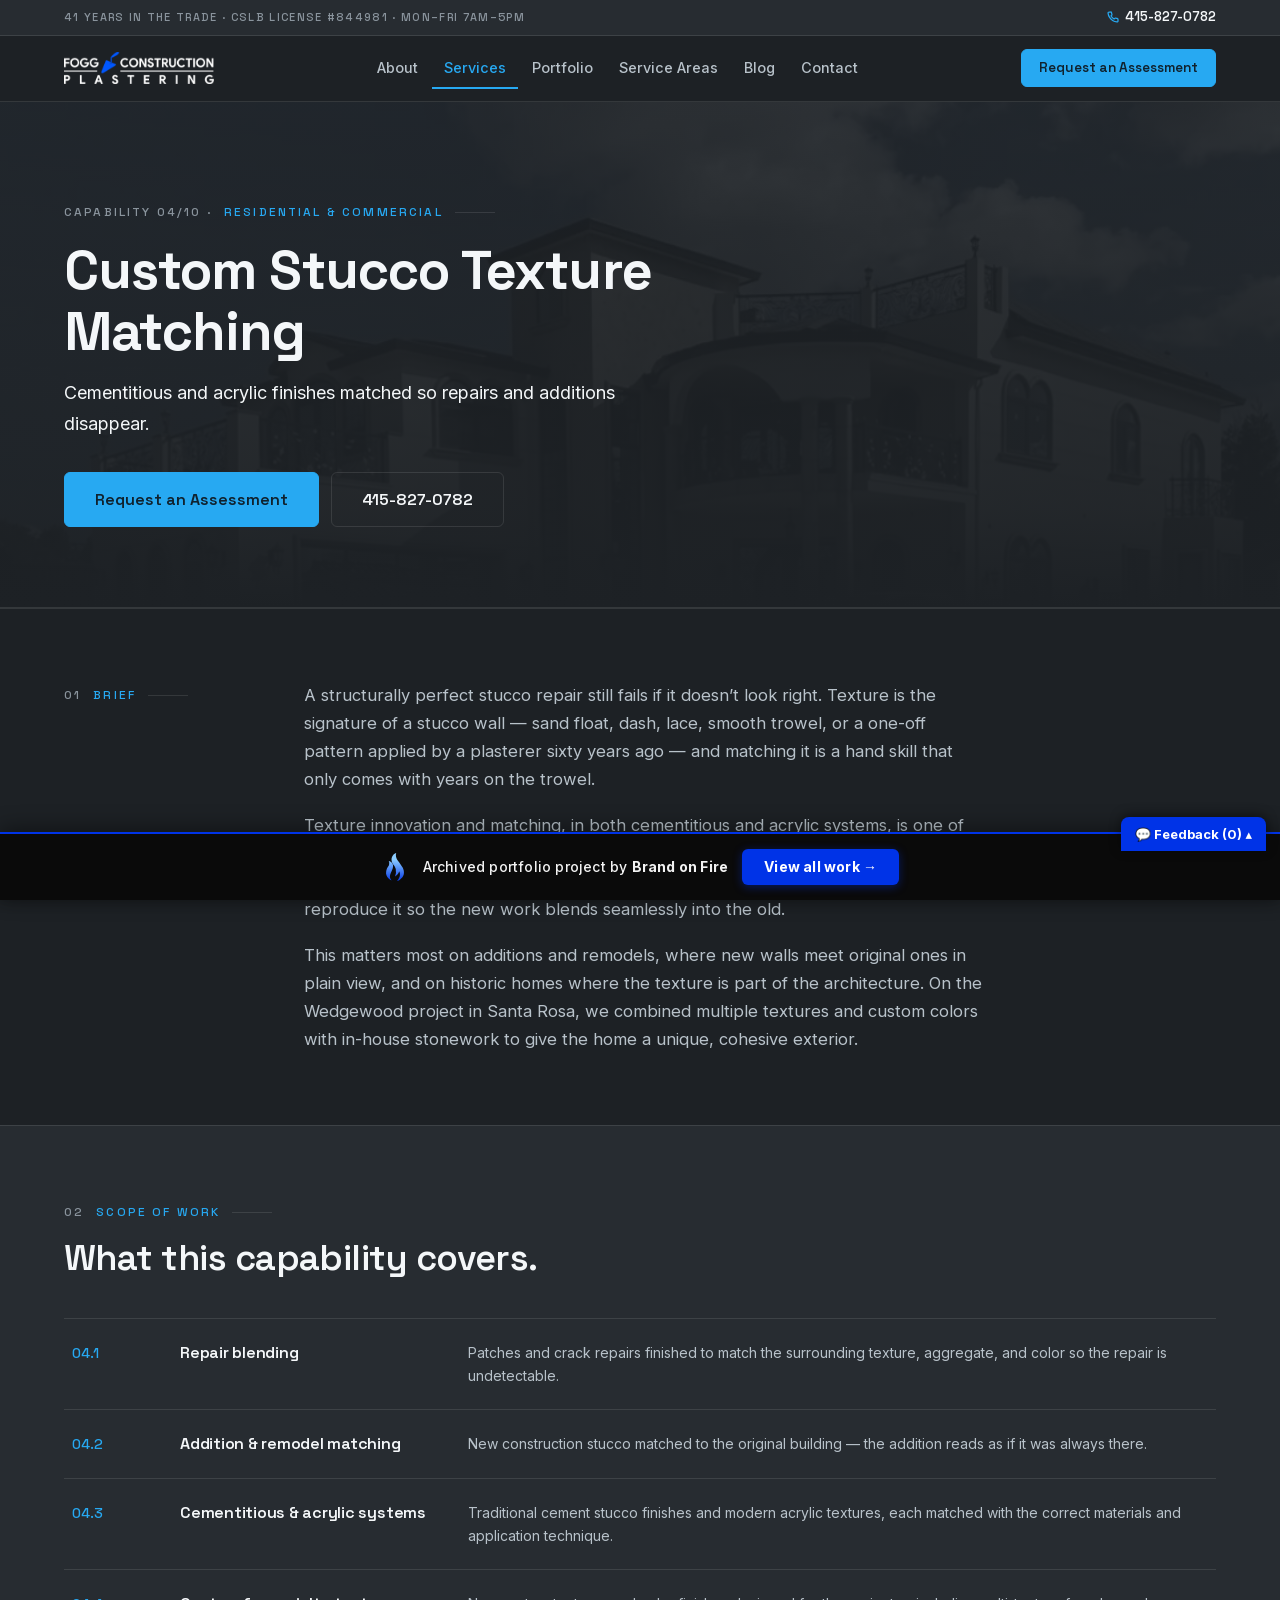
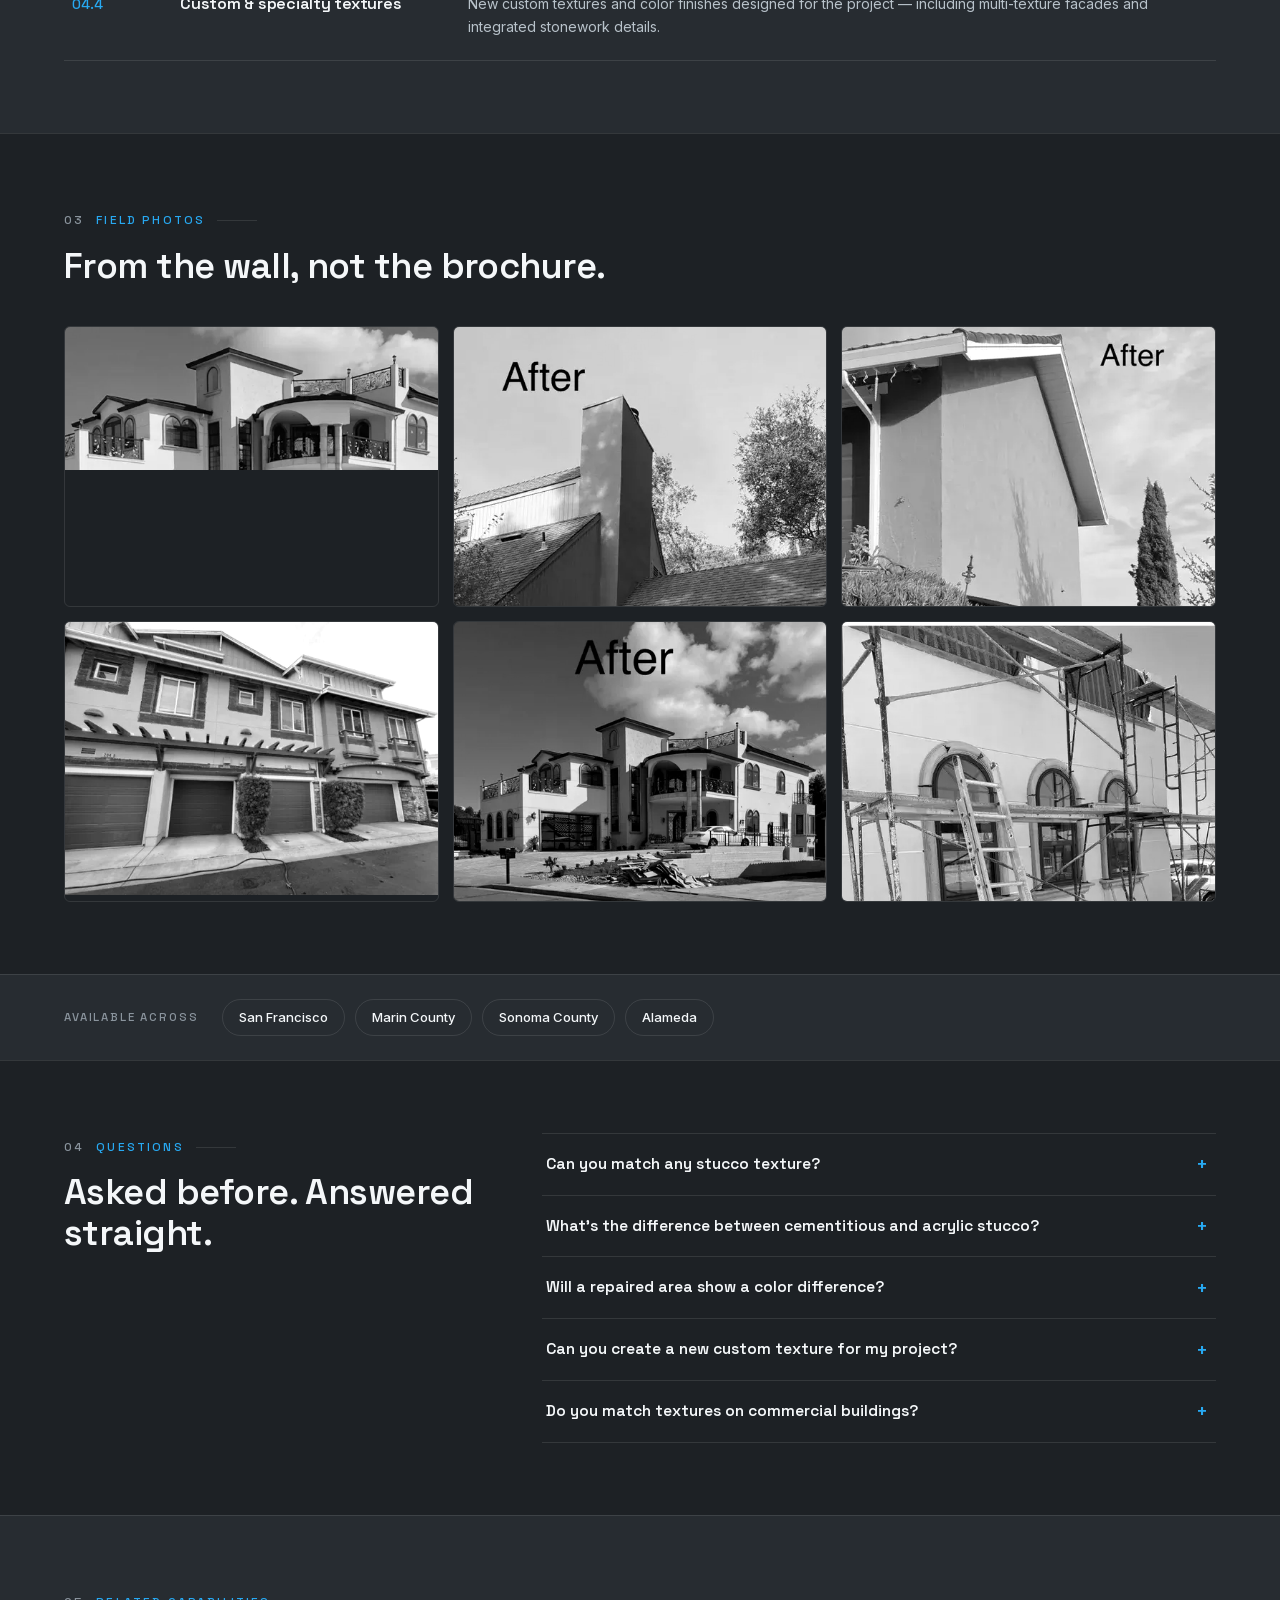
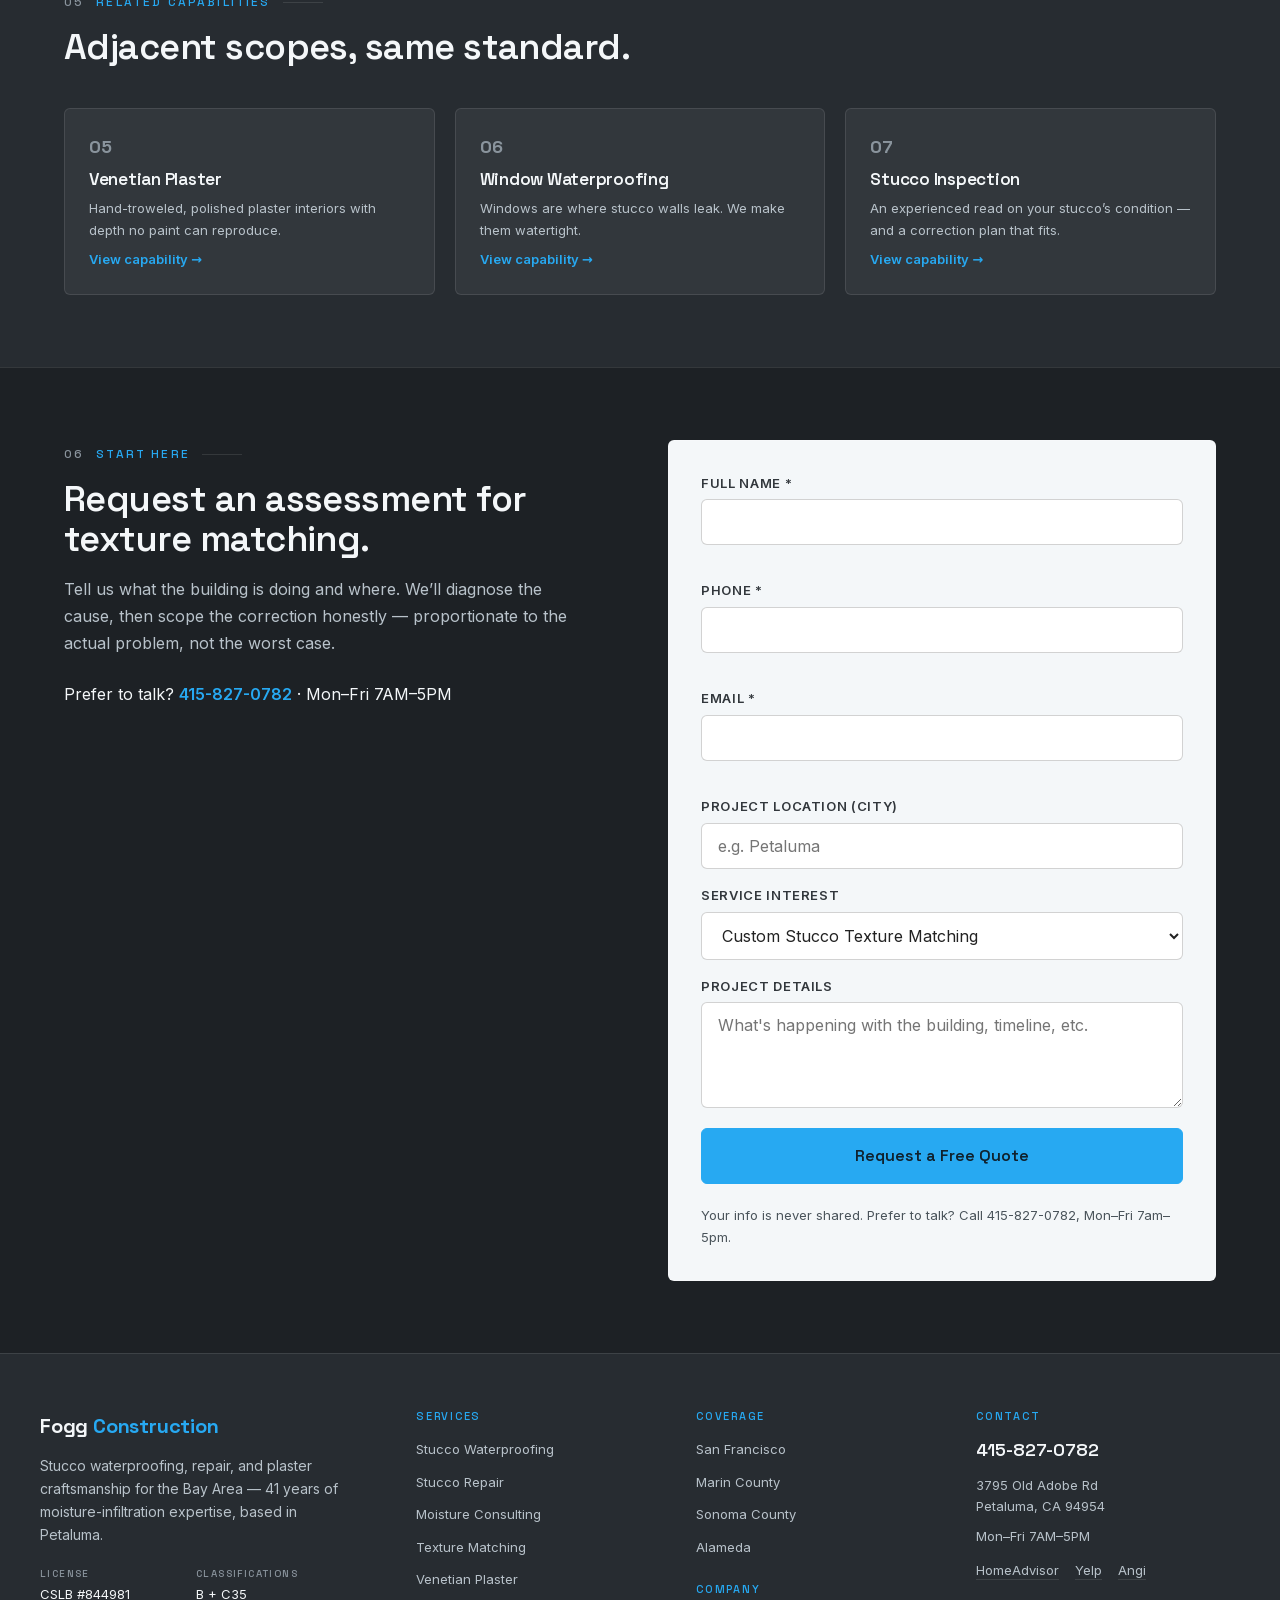
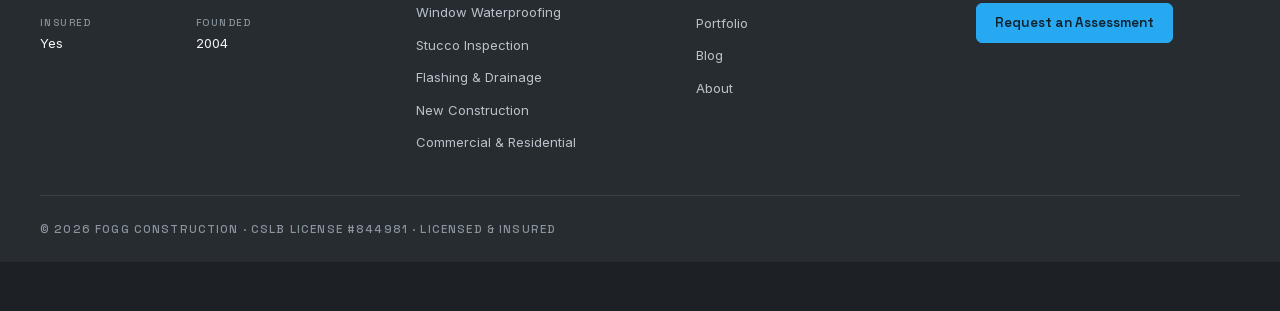
<file: services/custom-stucco-texture-matching/index.html>
<!doctype html><html lang="en" data-bofp="0"><head><meta charset="utf-8"><meta name="viewport" content="width=device-width,initial-scale=1"><title>Texture Matching — Bay Area | Fogg Construction</title><meta name="description" content="Texture Matching for Bay Area homes and commercial buildings — San Francisco, Marin, Sonoma &amp; Alameda. 41 years of expertise. Call 415-827-0782."><link rel="canonical" href="/services/custom-stucco-texture-matching/"><meta name="robots" content="index, follow, max-image-preview:large, max-snippet:-1, max-video-preview:-1"><meta property="og:type" content="website"><meta property="og:title" content="Texture Matching — Bay Area | Fogg Construction"><meta property="og:description" content="Texture Matching for Bay Area homes and commercial buildings — San Francisco, Marin, Sonoma &amp; Alameda. 41 years of expertise. Call 415-827-0782."><meta property="og:url" content="/services/custom-stucco-texture-matching/"><meta property="og:site_name" content="Fogg Construction"><meta property="og:image" content="/assets/images/og-default.jpg"><meta property="og:locale" content="en_US"><meta name="twitter:card" content="summary_large_image"><meta name="twitter:title" content="Texture Matching — Bay Area | Fogg Construction"><meta name="twitter:description" content="Texture Matching for Bay Area homes and commercial buildings — San Francisco, Marin, Sonoma &amp; Alameda. 41 years of expertise. Call 415-827-0782."><meta name="twitter:image" content="/assets/images/og-default.jpg"><meta name="geo.region" content="US-CA"><meta name="geo.placename" content="Petaluma, Sonoma County, CA"><meta name="geo.position" content="38.253215;-122.567448"><meta name="ICBM" content="38.253215, -122.567448"><link rel="icon" type="image/svg+xml" href="/favicon.svg"><link rel="icon" type="image/png" href="/favicon.png"><link rel="apple-touch-icon" href="/favicon.png"><link rel="manifest" href="/manifest.json"><meta name="theme-color" content="#32373c"><link rel="stylesheet" href="../../style.css"><style>[data-bofp="0"]{background-color:#1d2125!important}[data-bofp="1"]{background-color:#1d2125!important;color:#b8c2ca!important}[data-bofp="2"]{background-color:#1d2125!important;color:#b8c2ca!important}[data-bofp="3"]{background-color:#1d2125!important;color:#b8c2ca!important}[data-bofp="4"]{background-color:#272c31!important;color:#b8c2ca!important}[data-bofp="5"]{background-color:#272c31!important;color:#b8c2ca!important}[data-bofp="6"]{background-color:#272c31!important;color:#b8c2ca!important}[data-bofp="7"]{background-color:#272c31!important;color:#b8c2ca!important}</style><meta name="robots" content="noindex, nofollow"></head> <body data-bofp="1"> <a class="sr-only" href="#content">Skip to content</a> <header class="hb" id="hb" data-astro-cid-hc4cwfqd="" data-bofp="2"> <div class="hb-util" data-astro-cid-hc4cwfqd=""> <div class="hb-util-inner" data-astro-cid-hc4cwfqd=""> <p class="hb-util-meta" data-astro-cid-hc4cwfqd="">41 Years in the Trade · CSLB License #844981 · Mon–Fri 7AM–5PM</p> <a class="hb-util-phone" href="tel:+14158270782" data-astro-cid-hc4cwfqd=""> <svg width="12" height="12" viewBox="0 0 24 24" fill="none" stroke="currentColor" stroke-width="2.5" aria-hidden="true" data-astro-cid-hc4cwfqd=""><path d="M22 16.92v3a2 2 0 0 1-2.18 2 19.79 19.79 0 0 1-8.63-3.07 19.5 19.5 0 0 1-6-6 19.79 19.79 0 0 1-3.07-8.67A2 2 0 0 1 4.11 2h3a2 2 0 0 1 2 1.72 12.84 12.84 0 0 0 .7 2.81 2 2 0 0 1-.45 2.11L8.09 9.91a16 16 0 0 0 6 6l1.27-1.27a2 2 0 0 1 2.11-.45 12.84 12.84 0 0 0 2.81.7A2 2 0 0 1 22 16.92z" data-astro-cid-hc4cwfqd=""></path></svg> 415-827-0782 </a> </div> </div> <div class="hb-main" data-astro-cid-hc4cwfqd="" data-bofp="3"> <div class="hb-inner" data-astro-cid-hc4cwfqd=""> <a href="../../index.html" class="hb-logo" aria-label="Fogg Construction — home" data-astro-cid-hc4cwfqd=""> <img src="../../_a/aed684697bbf.svg" alt="Fogg Construction" width="150" height="32" data-astro-cid-hc4cwfqd="" decoding="sync"> </a> <nav class="hb-nav" aria-label="Primary" data-astro-cid-hc4cwfqd=""> <a href="../../about/index.html" class="" data-astro-cid-hc4cwfqd="">About</a><a href="../../services/index.html" class="is-active" aria-current="page" data-astro-cid-hc4cwfqd="">Services</a><a href="../../portfolio/index.html" class="" data-astro-cid-hc4cwfqd="">Portfolio</a><a href="../../service-areas/index.html" class="" data-astro-cid-hc4cwfqd="">Service Areas</a><a href="../../blog/index.html" class="" data-astro-cid-hc4cwfqd="">Blog</a><a href="../../contact/index.html" class="" data-astro-cid-hc4cwfqd="">Contact</a> </nav> <a href="../../contact/index.html" class="hb-cta b-btn b-btn--primary" data-astro-cid-hc4cwfqd="">Request an Assessment</a> <button class="hb-burger" id="hb-burger" aria-expanded="false" aria-controls="hb-mobile" aria-label="Open menu" data-astro-cid-hc4cwfqd=""> <span data-astro-cid-hc4cwfqd=""></span><span data-astro-cid-hc4cwfqd=""></span><span data-astro-cid-hc4cwfqd=""></span> </button> </div> </div> <nav class="hb-mobile" id="hb-mobile" hidden="" aria-label="Mobile" data-astro-cid-hc4cwfqd=""> <a href="../../index.html" data-astro-cid-hc4cwfqd="">Home</a> <a href="../../about/index.html" data-astro-cid-hc4cwfqd="">About</a> <a href="../../services/index.html" data-astro-cid-hc4cwfqd="">Services</a> <a class="hb-mobile-sub" href="../../services/stucco-waterproofing-moisture-barrier/index.html" data-astro-cid-hc4cwfqd="">· Stucco Waterproofing</a><a class="hb-mobile-sub" href="../../services/stucco-repair-restoration/index.html" data-astro-cid-hc4cwfqd="">· Stucco Repair</a><a class="hb-mobile-sub" href="../../services/moisture-infiltration-consulting/index.html" data-astro-cid-hc4cwfqd="">· Moisture Consulting</a><a class="hb-mobile-sub" href="../../services/custom-stucco-texture-matching/index.html" data-astro-cid-hc4cwfqd="">· Texture Matching</a><a class="hb-mobile-sub" href="../../services/venetian-plaster/index.html" data-astro-cid-hc4cwfqd="">· Venetian Plaster</a><a class="hb-mobile-sub" href="../../services/window-installation-waterproofing/index.html" data-astro-cid-hc4cwfqd="">· Window Waterproofing</a><a class="hb-mobile-sub" href="#" data-astro-cid-hc4cwfqd="">· Stucco Inspection</a><a class="hb-mobile-sub" href="#" data-astro-cid-hc4cwfqd="">· Flashing &amp; Drainage</a><a class="hb-mobile-sub" href="#" data-astro-cid-hc4cwfqd="">· New Construction</a><a class="hb-mobile-sub" href="#" data-astro-cid-hc4cwfqd="">· Commercial &amp; Residential</a> <a href="../../portfolio/index.html" data-astro-cid-hc4cwfqd="">Portfolio</a> <a href="../../service-areas/index.html" data-astro-cid-hc4cwfqd="">Service Areas</a> <a href="../../blog/index.html" data-astro-cid-hc4cwfqd="">Blog</a> <a href="../../contact/index.html" data-astro-cid-hc4cwfqd="">Contact</a> <a class="hb-mobile-cta" href="../../contact/index.html" data-astro-cid-hc4cwfqd="">Request an Assessment</a> <a class="hb-mobile-call" href="tel:+14158270782" data-astro-cid-hc4cwfqd="">Call 415-827-0782</a> </nav> </header> <main id="content"> <section class="sd-hero" data-astro-cid-tcy35dad=""> <div class="sd-hero-bg" aria-hidden="true" data-astro-cid-tcy35dad=""> <img src="../../_a/7f3e202ca00b.webp" alt="" fetchpriority="high" data-astro-cid-tcy35dad="true" decoding="sync" width="1200" height="584"> </div> <div class="b-container sd-hero-inner" data-astro-cid-tcy35dad=""> <span class="b-label" data-astro-cid-tcy35dad=""><span class="b-label-num" data-astro-cid-tcy35dad="">Capability 04/10 ·</span> Residential &amp; Commercial</span> <h1 data-astro-cid-tcy35dad="">Custom Stucco Texture Matching</h1> <p class="sd-tagline" data-astro-cid-tcy35dad="">Cementitious and acrylic finishes matched so repairs and additions disappear.</p> <div class="sd-hero-actions" data-astro-cid-tcy35dad=""> <a href="#sd-form" class="b-btn b-btn--primary b-btn--lg" data-astro-cid-tcy35dad="">Request an Assessment</a> <a href="tel:+14158270782" class="b-btn b-btn--ghost b-btn--lg" data-astro-cid-tcy35dad="">415-827-0782</a> </div> </div> </section> <section class="b-section b-section--line" data-astro-cid-tcy35dad=""> <div class="b-container sd-intro-grid" data-astro-cid-tcy35dad=""> <div class="sd-intro-label" data-astro-cid-tcy35dad=""> <span class="b-label" data-astro-cid-tcy35dad=""><span class="b-label-num" data-astro-cid-tcy35dad="">01</span> Brief</span> </div> <div class="sd-intro" data-astro-cid-tcy35dad=""> <p data-astro-cid-tcy35dad="">A structurally perfect stucco repair still fails if it doesn’t look right. Texture is the signature of a stucco wall — sand float, dash, lace, smooth trowel, or a one-off pattern applied by a plasterer sixty years ago — and matching it is a hand skill that only comes with years on the trowel.</p><p data-astro-cid-tcy35dad="">Texture innovation and matching, in both cementitious and acrylic systems, is one of Fogg Construction’s defining specialties. After 41 years in the plaster trade, Rick can read an existing finish — its aggregate, application method, and sequence — and reproduce it so the new work blends seamlessly into the old.</p><p data-astro-cid-tcy35dad="">This matters most on additions and remodels, where new walls meet original ones in plain view, and on historic homes where the texture is part of the architecture. On the Wedgewood project in Santa Rosa, we combined multiple textures and custom colors with in-house stonework to give the home a unique, cohesive exterior.</p> </div> </div> </section> <section class="b-section b-section--line b-section--panel" data-astro-cid-tcy35dad="" data-bofp="4"> <div class="b-container" data-astro-cid-tcy35dad=""> <div class="b-sec-head" data-astro-cid-tcy35dad=""> <span class="b-label" data-astro-cid-tcy35dad=""><span class="b-label-num" data-astro-cid-tcy35dad="">02</span> Scope of Work</span> <h2 data-astro-cid-tcy35dad="">What this capability covers.</h2> </div> <div class="sd-scope" data-astro-cid-tcy35dad=""> <div class="sd-scope-row" data-astro-cid-tcy35dad=""> <span class="sd-scope-num" data-astro-cid-tcy35dad="">04.1</span> <h3 data-astro-cid-tcy35dad="">Repair blending</h3> <p data-astro-cid-tcy35dad="">Patches and crack repairs finished to match the surrounding texture, aggregate, and color so the repair is undetectable.</p> </div><div class="sd-scope-row" data-astro-cid-tcy35dad=""> <span class="sd-scope-num" data-astro-cid-tcy35dad="">04.2</span> <h3 data-astro-cid-tcy35dad="">Addition &amp; remodel matching</h3> <p data-astro-cid-tcy35dad="">New construction stucco matched to the original building — the addition reads as if it was always there.</p> </div><div class="sd-scope-row" data-astro-cid-tcy35dad=""> <span class="sd-scope-num" data-astro-cid-tcy35dad="">04.3</span> <h3 data-astro-cid-tcy35dad="">Cementitious &amp; acrylic systems</h3> <p data-astro-cid-tcy35dad="">Traditional cement stucco finishes and modern acrylic textures, each matched with the correct materials and application technique.</p> </div><div class="sd-scope-row" data-astro-cid-tcy35dad=""> <span class="sd-scope-num" data-astro-cid-tcy35dad="">04.4</span> <h3 data-astro-cid-tcy35dad="">Custom &amp; specialty textures</h3> <p data-astro-cid-tcy35dad="">New custom textures and color finishes designed for the project — including multi-texture facades and integrated stonework details.</p> </div> </div> </div> </section> <section class="b-section b-section--line" data-astro-cid-tcy35dad=""> <div class="b-container" data-astro-cid-tcy35dad=""> <div class="b-sec-head" data-astro-cid-tcy35dad=""> <span class="b-label" data-astro-cid-tcy35dad=""><span class="b-label-num" data-astro-cid-tcy35dad="">03</span> Field Photos</span> <h2 data-astro-cid-tcy35dad="">From the wall, not the brochure.</h2> </div> <div class="sd-gallery" data-astro-cid-tcy35dad=""> <a class="sd-shot b-mono" href="#" data-lightbox-trigger="" data-lightbox-group="service-gallery" data-lightbox-src="/_assets/custom-stucco-estate-balconies-santa-rosa-banner.Yk1qau08.jpg" data-lightbox-alt="Upper facade of a custom stucco estate with arched windows and iron railings — custom stucco work in Santa Rosa" data-lightbox-caption="Custom stucco detail, Wedgewood St. estate" data-astro-cid-tcy35dad=""> <img src="../../_a/a148cdd43107.webp" alt="Upper facade of a custom stucco estate with arched windows and iron railings — custom stucco work in Santa Rosa" data-astro-cid-tcy35dad="true" decoding="sync" width="1200" height="461"> </a><a class="sd-shot b-mono" href="#" data-lightbox-trigger="" data-lightbox-group="service-gallery" data-lightbox-src="/_assets/stucco-clad-chimney-after-waterproofing.Brs3isas.jpg" data-lightbox-alt="Chimney re-clad in smooth stucco matched to the home's siding color (after) — brick facade waterproofing" data-lightbox-caption="Waterproofed, stucco-clad chimney, after" data-astro-cid-tcy35dad=""> <img src="../../_a/7a24e806de5c.webp" alt="Chimney re-clad in smooth stucco matched to the home's siding color (after) — brick facade waterproofing" data-astro-cid-tcy35dad="true" decoding="sync" width="725" height="1265"> </a><a class="sd-shot b-mono" href="#" data-lightbox-trigger="" data-lightbox-group="service-gallery" data-lightbox-src="/_assets/restored-smooth-stucco-finish-novato.D_jR0dbE.jpg" data-lightbox-alt="Restored wall with a smooth new stucco finish on a hillside home (after) — stucco restoration in Novato" data-lightbox-caption="Restored stucco finish, after" data-astro-cid-tcy35dad=""> <img src="../../_a/45f9038450eb.webp" alt="Restored wall with a smooth new stucco finish on a hillside home (after) — stucco restoration in Novato" data-astro-cid-tcy35dad="true" decoding="sync" width="750" height="1041"> </a><a class="sd-shot b-mono" href="#" data-lightbox-trigger="" data-lightbox-group="service-gallery" data-lightbox-src="/_assets/completed-stucco-window-patching-townhomes.CIEt5Y8g.jpg" data-lightbox-alt="Craftsman townhomes with window patching complete and finishes blended to match (after)" data-lightbox-caption="Completed window restoration" data-astro-cid-tcy35dad=""> <img src="../../_a/017c9dd4c18f.webp" alt="Craftsman townhomes with window patching complete and finishes blended to match (after)" data-astro-cid-tcy35dad="true" decoding="sync" width="750" height="550"> </a><a class="sd-shot b-mono" href="#" data-lightbox-trigger="" data-lightbox-group="service-gallery" data-lightbox-src="/_assets/custom-stucco-estate-completed-front.BrIyTCuF.jpg" data-lightbox-alt="Front elevation of the completed custom stucco estate with cast stone accents (after) — Santa Rosa" data-lightbox-caption="Completed estate, front elevation" data-astro-cid-tcy35dad=""> <img src="../../_a/87feac910728.webp" alt="Front elevation of the completed custom stucco estate with cast stone accents (after) — Santa Rosa" data-astro-cid-tcy35dad="true" decoding="sync" width="960" height="745"> </a><a class="sd-shot b-mono" href="#" data-lightbox-trigger="" data-lightbox-group="service-gallery" data-lightbox-src="/_assets/cast-stone-window-surrounds-application.C1w2eq9v.jpg" data-lightbox-alt="Cast stone surrounds installed on arched windows during exterior finishing — custom stonework" data-lightbox-caption="Stone application at arched windows" data-astro-cid-tcy35dad=""> <img src="../../_a/367253efeb24.webp" alt="Cast stone surrounds installed on arched windows during exterior finishing — custom stonework" data-astro-cid-tcy35dad="true" decoding="sync" width="960" height="1315"> </a> </div> </div> </section> <section class="sd-regions b-section--line" data-astro-cid-tcy35dad="" data-bofp="5"> <div class="b-container sd-regions-inner" data-astro-cid-tcy35dad=""> <span class="sd-regions-label" data-astro-cid-tcy35dad="">Available across</span> <div class="sd-regions-links" data-astro-cid-tcy35dad=""> <a class="sd-region-link" href="#" data-astro-cid-tcy35dad="">San Francisco</a><a class="sd-region-link" href="#" data-astro-cid-tcy35dad="">Marin County</a><a class="sd-region-link" href="#" data-astro-cid-tcy35dad="">Sonoma County</a><a class="sd-region-link" href="#" data-astro-cid-tcy35dad="">Alameda</a> </div> </div> </section> <section class="b-section b-section--line" data-astro-cid-tcy35dad=""> <div class="b-container sd-faq-grid" data-astro-cid-tcy35dad=""> <div class="sd-faq-intro" data-astro-cid-tcy35dad=""> <span class="b-label" data-astro-cid-tcy35dad=""><span class="b-label-num" data-astro-cid-tcy35dad="">04</span> Questions</span> <h2 data-astro-cid-tcy35dad="">Asked before. Answered straight.</h2> </div> <div class="sd-faqs" data-astro-cid-tcy35dad=""> <details class="sd-faq" data-astro-cid-tcy35dad=""> <summary data-astro-cid-tcy35dad="">Can you match any stucco texture?</summary> <p data-astro-cid-tcy35dad="">Nearly all of them. Sand, dash, lace, skip trowel, smooth, and custom historic textures are all matchable with the right materials and hand technique. The honest caveat: weathered finishes take judgment to match well, which is exactly where four decades of trowel time pays off.</p> </details><details class="sd-faq" data-astro-cid-tcy35dad=""> <summary data-astro-cid-tcy35dad="">What’s the difference between cementitious and acrylic stucco?</summary> <p data-astro-cid-tcy35dad="">Cementitious (traditional) stucco is a cement-based plaster applied in coats — durable, breathable, and what most older Bay Area homes wear. Acrylic finishes are polymer-based, more flexible, and offer consistent color and modern texture options. We work in both, and we match each with its own correct system rather than substituting one for the other.</p> </details><details class="sd-faq" data-astro-cid-tcy35dad=""> <summary data-astro-cid-tcy35dad="">Will a repaired area show a color difference?</summary> <p data-astro-cid-tcy35dad="">Texture can be matched exactly; color on a weathered wall often benefits from a fog coat or color coat over a larger area to unify the finish. We’ll tell you up front whether your repair can blend as-is or whether a refinish coat is the better path to an invisible result.</p> </details><details class="sd-faq" data-astro-cid-tcy35dad=""> <summary data-astro-cid-tcy35dad="">Can you create a new custom texture for my project?</summary> <p data-astro-cid-tcy35dad="">Yes — texture innovation is part of the specialty. If you’re after a specific look for a remodel or new build, we can sample textures and colors on site until the finish is right, as we did with the multi-texture custom exterior on the Wedgewood project.</p> </details><details class="sd-faq" data-astro-cid-tcy35dad=""> <summary data-astro-cid-tcy35dad="">Do you match textures on commercial buildings?</summary> <p data-astro-cid-tcy35dad="">Yes. Commercial texture matching — like blending a new structural beam cover into the existing beams at Northgate Mall — demands the same precision as residential work, often on tighter schedules. We handle both.</p> </details> </div> </div> </section> <section class="b-section b-section--line b-section--panel" data-astro-cid-tcy35dad="" data-bofp="6"> <div class="b-container" data-astro-cid-tcy35dad=""> <div class="b-sec-head" data-astro-cid-tcy35dad=""> <span class="b-label" data-astro-cid-tcy35dad=""><span class="b-label-num" data-astro-cid-tcy35dad="">05</span> Related Capabilities</span> <h2 data-astro-cid-tcy35dad="">Adjacent scopes, same standard.</h2> </div> <div class="sd-related" data-astro-cid-tcy35dad=""> <a class="sd-rel" href="../../services/venetian-plaster/index.html" data-astro-cid-tcy35dad=""> <span class="sd-rel-num" data-astro-cid-tcy35dad="">05</span> <h3 data-astro-cid-tcy35dad="">Venetian Plaster</h3> <p data-astro-cid-tcy35dad="">Hand-troweled, polished plaster interiors with depth no paint can reproduce.</p> <span class="b-link" data-astro-cid-tcy35dad="">View capability →</span> </a><a class="sd-rel" href="../../services/window-installation-waterproofing/index.html" data-astro-cid-tcy35dad=""> <span class="sd-rel-num" data-astro-cid-tcy35dad="">06</span> <h3 data-astro-cid-tcy35dad="">Window Waterproofing</h3> <p data-astro-cid-tcy35dad="">Windows are where stucco walls leak. We make them watertight.</p> <span class="b-link" data-astro-cid-tcy35dad="">View capability →</span> </a><a class="sd-rel" href="#" data-astro-cid-tcy35dad=""> <span class="sd-rel-num" data-astro-cid-tcy35dad="">07</span> <h3 data-astro-cid-tcy35dad="">Stucco Inspection</h3> <p data-astro-cid-tcy35dad="">An experienced read on your stucco’s condition — and a correction plan that fits.</p> <span class="b-link" data-astro-cid-tcy35dad="">View capability →</span> </a> </div> </div> </section> <section class="b-section b-section--line" id="sd-form" data-astro-cid-tcy35dad=""> <div class="b-container sd-cta-grid" data-astro-cid-tcy35dad=""> <div class="sd-cta-text" data-astro-cid-tcy35dad=""> <span class="b-label" data-astro-cid-tcy35dad=""><span class="b-label-num" data-astro-cid-tcy35dad="">06</span> Start Here</span> <h2 data-astro-cid-tcy35dad="">Request an assessment for texture matching.</h2> <p data-astro-cid-tcy35dad=""> Tell us what the building is doing and where. We’ll diagnose the cause, then scope the correction honestly — proportionate to the actual problem, not the worst case. </p> <p class="sd-cta-direct" data-astro-cid-tcy35dad=""> Prefer to talk? <a class="b-link" href="tel:+14158270782" data-astro-cid-tcy35dad="">415-827-0782</a> · Mon–Fri 7AM–5PM </p> </div> <div class="b-form-card" data-astro-cid-tcy35dad=""> <form class="contact-form contact-form--compact" id="contact-form" name="contact" netlify-honeypot="bot-field" method="POST" action="/api/contact" novalidate="" data-astro-cid-6vgcpqee=""> <p class="hp" data-astro-cid-6vgcpqee=""><label data-astro-cid-6vgcpqee="">Don't fill this out: <input name="bot-field" tabindex="-1" autocomplete="off" data-astro-cid-6vgcpqee=""></label></p> <div class="form-grid" data-astro-cid-6vgcpqee=""> <label class="field" data-astro-cid-6vgcpqee=""> <span class="field__label" data-astro-cid-6vgcpqee="">Full name <abbr title="required" data-astro-cid-6vgcpqee="">*</abbr></span> <input type="text" name="name" required="" autocomplete="name" data-astro-cid-6vgcpqee=""> <span class="field__error" data-error-for="name" data-astro-cid-6vgcpqee=""></span> </label> <label class="field" data-astro-cid-6vgcpqee=""> <span class="field__label" data-astro-cid-6vgcpqee="">Phone <abbr title="required" data-astro-cid-6vgcpqee="">*</abbr></span> <input type="tel" name="phone" required="" autocomplete="tel" data-astro-cid-6vgcpqee=""> <span class="field__error" data-error-for="phone" data-astro-cid-6vgcpqee=""></span> </label> <label class="field field--full" data-astro-cid-6vgcpqee=""> <span class="field__label" data-astro-cid-6vgcpqee="">Email <abbr title="required" data-astro-cid-6vgcpqee="">*</abbr></span> <input type="email" name="email" required="" autocomplete="email" data-astro-cid-6vgcpqee=""> <span class="field__error" data-error-for="email" data-astro-cid-6vgcpqee=""></span> </label> <label class="field field--full" data-astro-cid-6vgcpqee=""> <span class="field__label" data-astro-cid-6vgcpqee="">Project location (city)</span> <input type="text" name="city" placeholder="e.g. Petaluma" autocomplete="address-level2" data-astro-cid-6vgcpqee=""> </label> <label class="field field--full" data-astro-cid-6vgcpqee=""> <span class="field__label" data-astro-cid-6vgcpqee="">Service interest</span> <select name="service" data-astro-cid-6vgcpqee=""> <option value="" data-astro-cid-6vgcpqee="">— Select a service —</option> <option value="stucco-waterproofing-moisture-barrier" data-astro-cid-6vgcpqee="">Stucco Waterproofing &amp; Moisture Barrier Systems</option><option value="stucco-repair-restoration" data-astro-cid-6vgcpqee="">Stucco Repair &amp; Restoration</option><option value="moisture-infiltration-consulting" data-astro-cid-6vgcpqee="">Exterior Envelope Moisture Infiltration Consulting</option><option value="custom-stucco-texture-matching" selected="" data-astro-cid-6vgcpqee="">Custom Stucco Texture Matching</option><option value="venetian-plaster" data-astro-cid-6vgcpqee="">Interior Venetian Plaster Applications</option><option value="window-installation-waterproofing" data-astro-cid-6vgcpqee="">Window Installation &amp; Waterproofing</option><option value="stucco-inspection-correction" data-astro-cid-6vgcpqee="">Stucco Inspection &amp; Correction</option><option value="flashing-drainage-improvements" data-astro-cid-6vgcpqee="">Flashing &amp; Drainage System Improvements</option><option value="new-construction-stucco-plaster" data-astro-cid-6vgcpqee="">New Construction Stucco &amp; Plaster Solutions</option><option value="commercial-residential-stucco" data-astro-cid-6vgcpqee="">Commercial &amp; Residential Stucco Services</option> <option value="other" data-astro-cid-6vgcpqee="">Not sure / other</option> </select> </label> <label class="field field--full" data-astro-cid-6vgcpqee=""> <span class="field__label" data-astro-cid-6vgcpqee="">Project details</span> <textarea name="message" rows="4" placeholder="What's happening with the building, timeline, etc." data-astro-cid-6vgcpqee=""></textarea> </label> </div> <button type="submit" class="btn btn--primary btn--lg" data-astro-cid-6vgcpqee="">Request a Free Quote</button> <p class="form-note" data-astro-cid-6vgcpqee="">Your info is never shared. Prefer to talk? Call 415-827-0782, Mon–Fri 7am–5pm.</p> </form> </div> </div> </section> <div class="lb-overlay" id="osp-lightbox" hidden="" role="dialog" aria-modal="true" aria-label="Image gallery"> <button class="lb-close" id="lb-close" aria-label="Close gallery">×</button> <button class="lb-prev" id="lb-prev" aria-label="Previous image">‹</button> <figure class="lb-figure"> <img id="lb-image" alt="" decoding="sync"> <figcaption id="lb-caption"></figcaption> </figure> <button class="lb-next" id="lb-next" aria-label="Next image">›</button> <span class="lb-counter" id="lb-counter"></span> </div> </main> <footer class="fb" data-astro-cid-l6v3njuw=""> <div class="fb-main" data-astro-cid-l6v3njuw="" data-bofp="7"> <div class="fb-grid" data-astro-cid-l6v3njuw=""> <div class="fb-brand" data-astro-cid-l6v3njuw=""> <span class="fb-name" data-astro-cid-l6v3njuw="">Fogg <em data-astro-cid-l6v3njuw="">Construction</em></span> <p data-astro-cid-l6v3njuw="">Stucco waterproofing, repair, and plaster craftsmanship for the Bay Area — 41 years of moisture-infiltration expertise, based in Petaluma.</p> <dl class="fb-cred" data-astro-cid-l6v3njuw=""> <div data-astro-cid-l6v3njuw=""><dt data-astro-cid-l6v3njuw="">License</dt><dd data-astro-cid-l6v3njuw="">CSLB #844981</dd></div> <div data-astro-cid-l6v3njuw=""><dt data-astro-cid-l6v3njuw="">Classifications</dt><dd data-astro-cid-l6v3njuw="">B + C35</dd></div> <div data-astro-cid-l6v3njuw=""><dt data-astro-cid-l6v3njuw="">Insured</dt><dd data-astro-cid-l6v3njuw="">Yes</dd></div> <div data-astro-cid-l6v3njuw=""><dt data-astro-cid-l6v3njuw="">Founded</dt><dd data-astro-cid-l6v3njuw="">2004</dd></div> </dl> </div> <div class="fb-col" data-astro-cid-l6v3njuw=""> <h4 data-astro-cid-l6v3njuw="">Services</h4> <ul data-astro-cid-l6v3njuw=""> <li data-astro-cid-l6v3njuw=""><a href="../../services/stucco-waterproofing-moisture-barrier/index.html" data-astro-cid-l6v3njuw="">Stucco Waterproofing</a></li><li data-astro-cid-l6v3njuw=""><a href="../../services/stucco-repair-restoration/index.html" data-astro-cid-l6v3njuw="">Stucco Repair</a></li><li data-astro-cid-l6v3njuw=""><a href="../../services/moisture-infiltration-consulting/index.html" data-astro-cid-l6v3njuw="">Moisture Consulting</a></li><li data-astro-cid-l6v3njuw=""><a href="../../services/custom-stucco-texture-matching/index.html" data-astro-cid-l6v3njuw="">Texture Matching</a></li><li data-astro-cid-l6v3njuw=""><a href="../../services/venetian-plaster/index.html" data-astro-cid-l6v3njuw="">Venetian Plaster</a></li><li data-astro-cid-l6v3njuw=""><a href="../../services/window-installation-waterproofing/index.html" data-astro-cid-l6v3njuw="">Window Waterproofing</a></li><li data-astro-cid-l6v3njuw=""><a href="#" data-astro-cid-l6v3njuw="">Stucco Inspection</a></li><li data-astro-cid-l6v3njuw=""><a href="#" data-astro-cid-l6v3njuw="">Flashing &amp; Drainage</a></li><li data-astro-cid-l6v3njuw=""><a href="#" data-astro-cid-l6v3njuw="">New Construction</a></li><li data-astro-cid-l6v3njuw=""><a href="#" data-astro-cid-l6v3njuw="">Commercial &amp; Residential</a></li> </ul> </div> <div class="fb-col" data-astro-cid-l6v3njuw=""> <h4 data-astro-cid-l6v3njuw="">Coverage</h4> <ul data-astro-cid-l6v3njuw=""> <li data-astro-cid-l6v3njuw=""><a href="#" data-astro-cid-l6v3njuw="">San Francisco</a></li><li data-astro-cid-l6v3njuw=""><a href="#" data-astro-cid-l6v3njuw="">Marin County</a></li><li data-astro-cid-l6v3njuw=""><a href="#" data-astro-cid-l6v3njuw="">Sonoma County</a></li><li data-astro-cid-l6v3njuw=""><a href="#" data-astro-cid-l6v3njuw="">Alameda</a></li> </ul> <h4 class="fb-col-h2" data-astro-cid-l6v3njuw="">Company</h4> <ul data-astro-cid-l6v3njuw=""> <li data-astro-cid-l6v3njuw=""><a href="../../portfolio/index.html" data-astro-cid-l6v3njuw="">Portfolio</a></li> <li data-astro-cid-l6v3njuw=""><a href="../../blog/index.html" data-astro-cid-l6v3njuw="">Blog</a></li> <li data-astro-cid-l6v3njuw=""><a href="../../about/index.html" data-astro-cid-l6v3njuw="">About</a></li> </ul> </div> <div class="fb-col" data-astro-cid-l6v3njuw=""> <h4 data-astro-cid-l6v3njuw="">Contact</h4> <p class="fb-phone" data-astro-cid-l6v3njuw=""><a href="tel:+14158270782" data-astro-cid-l6v3njuw="">415-827-0782</a></p> <p data-astro-cid-l6v3njuw="">3795 Old Adobe Rd<br data-astro-cid-l6v3njuw="">Petaluma, CA 94954</p> <p data-astro-cid-l6v3njuw="">Mon–Fri 7AM–5PM</p> <ul class="fb-profiles" data-astro-cid-l6v3njuw=""> <li data-astro-cid-l6v3njuw=""><a href="https://www.homeadvisor.com/rated.FoggConstruction.51681976.html" rel="noopener" target="_blank" data-astro-cid-l6v3njuw="">HomeAdvisor</a></li><li data-astro-cid-l6v3njuw=""><a href="https://www.yelp.com/biz/fogg-construction-stucco-santa-rosa" rel="noopener" target="_blank" data-astro-cid-l6v3njuw="">Yelp</a></li><li data-astro-cid-l6v3njuw=""><a href="https://www.angi.com/companylist/us/ca/petaluma/fogg-construction-reviews-9146171.htm" rel="noopener" target="_blank" data-astro-cid-l6v3njuw="">Angi</a></li> </ul> <a class="fb-cta b-btn b-btn--primary" href="../../contact/index.html" data-astro-cid-l6v3njuw="">Request an Assessment</a> </div> </div> <div class="fb-bottom" data-astro-cid-l6v3njuw=""> <span data-astro-cid-l6v3njuw="">© 2026 Fogg Construction · CSLB License #844981 · Licensed &amp; Insured</span> </div> </div> </footer><a href="https://brandonfire.com/portfolio/" id="bof-portfolio-bar" rel="noopener" style="position:fixed;left:0;right:0;bottom:0;z-index:2147483647;display:flex;align-items:center;justify-content:center;gap:10px;flex-wrap:wrap;background:#14181c;color:#fff!important;font-family:-apple-system,BlinkMacSystemFont,'Segoe UI',Roboto,Helvetica,Arial,sans-serif;font-size:13px;font-weight:500;line-height:1;letter-spacing:.2px;padding:11px 16px;text-decoration:none!important;box-shadow:0 -2px 14px rgba(0,0,0,.28);border-top:2px solid #e2542c;box-sizing:border-box"><span style="opacity:.92;color:#fff">Archived portfolio project by <strong style="font-weight:700;color:#fff">Brand&nbsp;on&nbsp;Fire</strong></span><span style="background:#e2542c;color:#fff;padding:6px 12px;border-radius:4px;font-weight:600;white-space:nowrap">View&nbsp;all&nbsp;work&nbsp;&rarr;</span></a><!-- bof-portfolio-bar --><a href="https://brandonfire.com/portfolio/" id="bof-portfolio-bar" rel="noopener" style="position:fixed;left:0;right:0;bottom:0;z-index:2147483647;display:flex;align-items:center;justify-content:center;gap:14px;flex-wrap:wrap;background:#0a0a0a;color:#ffffff !important;font-family:Inter,-apple-system,BlinkMacSystemFont,'Segoe UI',Roboto,Helvetica,Arial,sans-serif;font-size:14px;font-weight:500;line-height:1;letter-spacing:.2px;padding:15px 18px;text-decoration:none !important;box-shadow:0 -3px 22px rgba(0,0,0,.45);border-top:2px solid #0033e7;box-sizing:border-box;"><img src="[data-uri]" alt="" width="28" height="28" style="display:block;flex:0 0 auto;width:28px;height:28px;"><span style="opacity:.95;color:#fff;">Archived portfolio project by <strong style="font-weight:700;color:#fff;">Brand&nbsp;on&nbsp;Fire</strong></span><span style="background:#0033e7;color:#fff;padding:11px 22px;border-radius:6px;font-weight:700;font-size:14px;white-space:nowrap;box-shadow:0 2px 10px rgba(0,51,231,.4);">View&nbsp;all&nbsp;work&nbsp;&rarr;</span></a><script>(function(){function p(){var b=document.getElementById("bof-portfolio-bar");if(b&&document.body)document.body.style.setProperty("padding-bottom",b.offsetHeight+"px","important");}if(document.readyState!=="loading")p();else document.addEventListener("DOMContentLoaded",p);window.addEventListener("resize",p);})();</script><script>/* Brand on Fire portfolio feedback collector. One shared origin (brand-on-fire.github.io) => one shared
   localStorage; every comment is stamped with the site + page it was written on. Shadow DOM so the host
   site's CSS / pointer-events:none can't touch it. "Export all" copies everything for Claude. */
(function () {
  var K = 'bof_feedback', D = document;
  if (D.getElementById('bof-fb-host')) return;
  function L() { try { return JSON.parse(localStorage.getItem(K)) || []; } catch (e) { return []; } }
  function SV(a) { try { localStorage.setItem(K, JSON.stringify(a)); } catch (e) {} }
  function slug() { var p = location.pathname.split('/').filter(Boolean); return p[0] || '(home)'; }
  function pagePath() { var p = location.pathname.split('/').filter(Boolean); return '/' + p.slice(1).join('/') + (p.length > 1 ? '/' : ''); }
  function draftKey() { return 'bof_fb_draft'; }     // one global draft so an in-progress comment survives navigation
  function barH() { var b = D.getElementById('bof-portfolio-bar'); return b ? b.offsetHeight : 0; }
  function sync() { try { fetch('http://localhost:8799/sync', { method: 'POST', headers: { 'Content-Type': 'text/plain' }, body: JSON.stringify(L()), keepalive: true }).catch(function () {}); } catch (e) {} }
  function counts() { var a = L(), s = slug(), here = a.filter(function (c) { return c.site === s; }).length; return { here: here, total: a.length }; }
  var open = localStorage.getItem('bof_fb_open') === '1';

  var host = D.createElement('div'); host.id = 'bof-fb-host';
  host.style.cssText = 'all:initial;position:fixed;left:0;right:0;bottom:0;z-index:2147483647;pointer-events:none';
  var R = host.attachShadow({ mode: 'open' });
  R.innerHTML =
    '<style>' +
    ':host{all:initial}div,textarea,button,span,b{box-sizing:border-box;font-family:Inter,system-ui,-apple-system,"Segoe UI",Arial,sans-serif;margin:0}' +
    '.tog{position:fixed;right:14px;background:#0033e7;color:#fff;font-weight:700;font-size:13px;padding:9px 14px;border-radius:8px 8px 0 0;cursor:pointer;box-shadow:0 -2px 12px rgba(0,0,0,.45);pointer-events:auto;user-select:none}' +
    '.pan{position:fixed;left:0;right:0;background:#0a0a0a;border-top:2px solid #0033e7;height:158px;padding:8px 12px 10px;display:none;pointer-events:auto}' +
    '.pan.open{display:block}' +
    '.hd{display:flex;align-items:center;gap:8px;color:#fff;font-size:12.5px;margin-bottom:6px}' +
    '.hd b{color:#8bccff;font-weight:700}.hd .pg{color:#9aa3b2}' +
    'textarea{display:block;width:100%;height:74px;background:#16181d;color:#fff;border:1px solid #2a2d35;border-radius:6px;padding:8px;font-size:13px;line-height:1.4;resize:none;pointer-events:auto;-webkit-user-select:text;user-select:text;outline:none}' +
    'textarea:focus{border-color:#0033e7}' +
    '.row{display:flex;gap:8px;align-items:center;margin-top:7px}' +
    'button{border:0;border-radius:6px;padding:8px 14px;font-weight:700;font-size:13px;cursor:pointer;pointer-events:auto}' +
    '.save{background:#0033e7;color:#fff}.exp{background:#16181d;color:#8bccff;border:1px solid #2a2d35}.undo{background:transparent;color:#888;font-weight:600;font-size:12px;padding:6px}' +
    '.st{color:#9aa3b2;font-size:12px;margin-left:auto}' +
    '</style>' +
    '<div class="tog" id="tog"></div>' +
    '<div class="pan" id="pan">' +
    '<div class="hd">Commenting on <b id="site"></b><span class="pg" id="pg"></span></div>' +
    '<textarea id="ta" placeholder="Type feedback for THIS page, then Save…"></textarea>' +
    '<div class="row"><button class="save" id="save">Save</button><button class="undo" id="undo">Undo last</button><button class="exp" id="exp">Export all</button><span class="st" id="st"></span></div>' +
    '</div>';
  D.body.appendChild(host);

  var tog = R.getElementById('tog'), pan = R.getElementById('pan'), ta = R.getElementById('ta');
  R.getElementById('site').textContent = slug();
  R.getElementById('pg').textContent = pagePath();
  ta.value = localStorage.getItem(draftKey()) || '';
  ta.addEventListener('input', function () { localStorage.setItem(draftKey(), ta.value); });
  function refresh() {
    var h = barH(), c = counts();
    pan.style.bottom = h + 'px'; pan.classList.toggle('open', open);
    tog.style.bottom = (open ? 158 + h : h) + 'px';
    tog.textContent = '💬 Feedback (' + c.total + ') ' + (open ? '▾' : '▴');
    R.getElementById('st').textContent = c.here + ' on this site · ' + c.total + ' total';
  }
  tog.addEventListener('click', function () { open = !open; localStorage.setItem('bof_fb_open', open ? '1' : '0'); refresh(); if (open) setTimeout(function () { ta.focus(); }, 0); });
  R.getElementById('save').addEventListener('click', function () {
    var t = ta.value.trim(); if (!t) return;
    var a = L(); a.push({ site: slug(), page: location.pathname, text: t, ts: new Date().toISOString() }); SV(a);
    ta.value = ''; localStorage.removeItem(draftKey()); refresh(); sync();
    var b = R.getElementById('save'); b.textContent = 'Saved ✓ ' + slug(); setTimeout(function () { b.textContent = 'Save'; }, 1100);
  });
  R.getElementById('undo').addEventListener('click', function () {
    var a = L(); if (!a.length) return; var last = a.pop(); SV(a); refresh(); sync();
    var b = R.getElementById('undo'); b.textContent = 'removed'; setTimeout(function () { b.textContent = 'Undo last'; }, 900);
  });
  R.getElementById('exp').addEventListener('click', function () {
    var a = L(); if (!a.length) { alert('No comments saved yet.'); return; }
    var txt = 'PORTFOLIO FEEDBACK (' + a.length + ' comments)\n\n' + a.map(function (c) { return '[' + c.site + c.page + ']\n' + c.text; }).join('\n\n');
    if (navigator.clipboard && navigator.clipboard.writeText) navigator.clipboard.writeText(txt).then(function () { alert('Copied ' + a.length + ' comments — paste to Claude.'); }, function () { window.prompt('Copy all (Cmd+C):', txt); });
    else window.prompt('Copy all (Cmd+C):', txt);
  });
  window.addEventListener('resize', refresh);
  if (D.readyState !== 'loading') { refresh(); sync(); } else D.addEventListener('DOMContentLoaded', function () { refresh(); sync(); });
})();
</script><!-- /bof-portfolio-bar --></body></html>
</file>
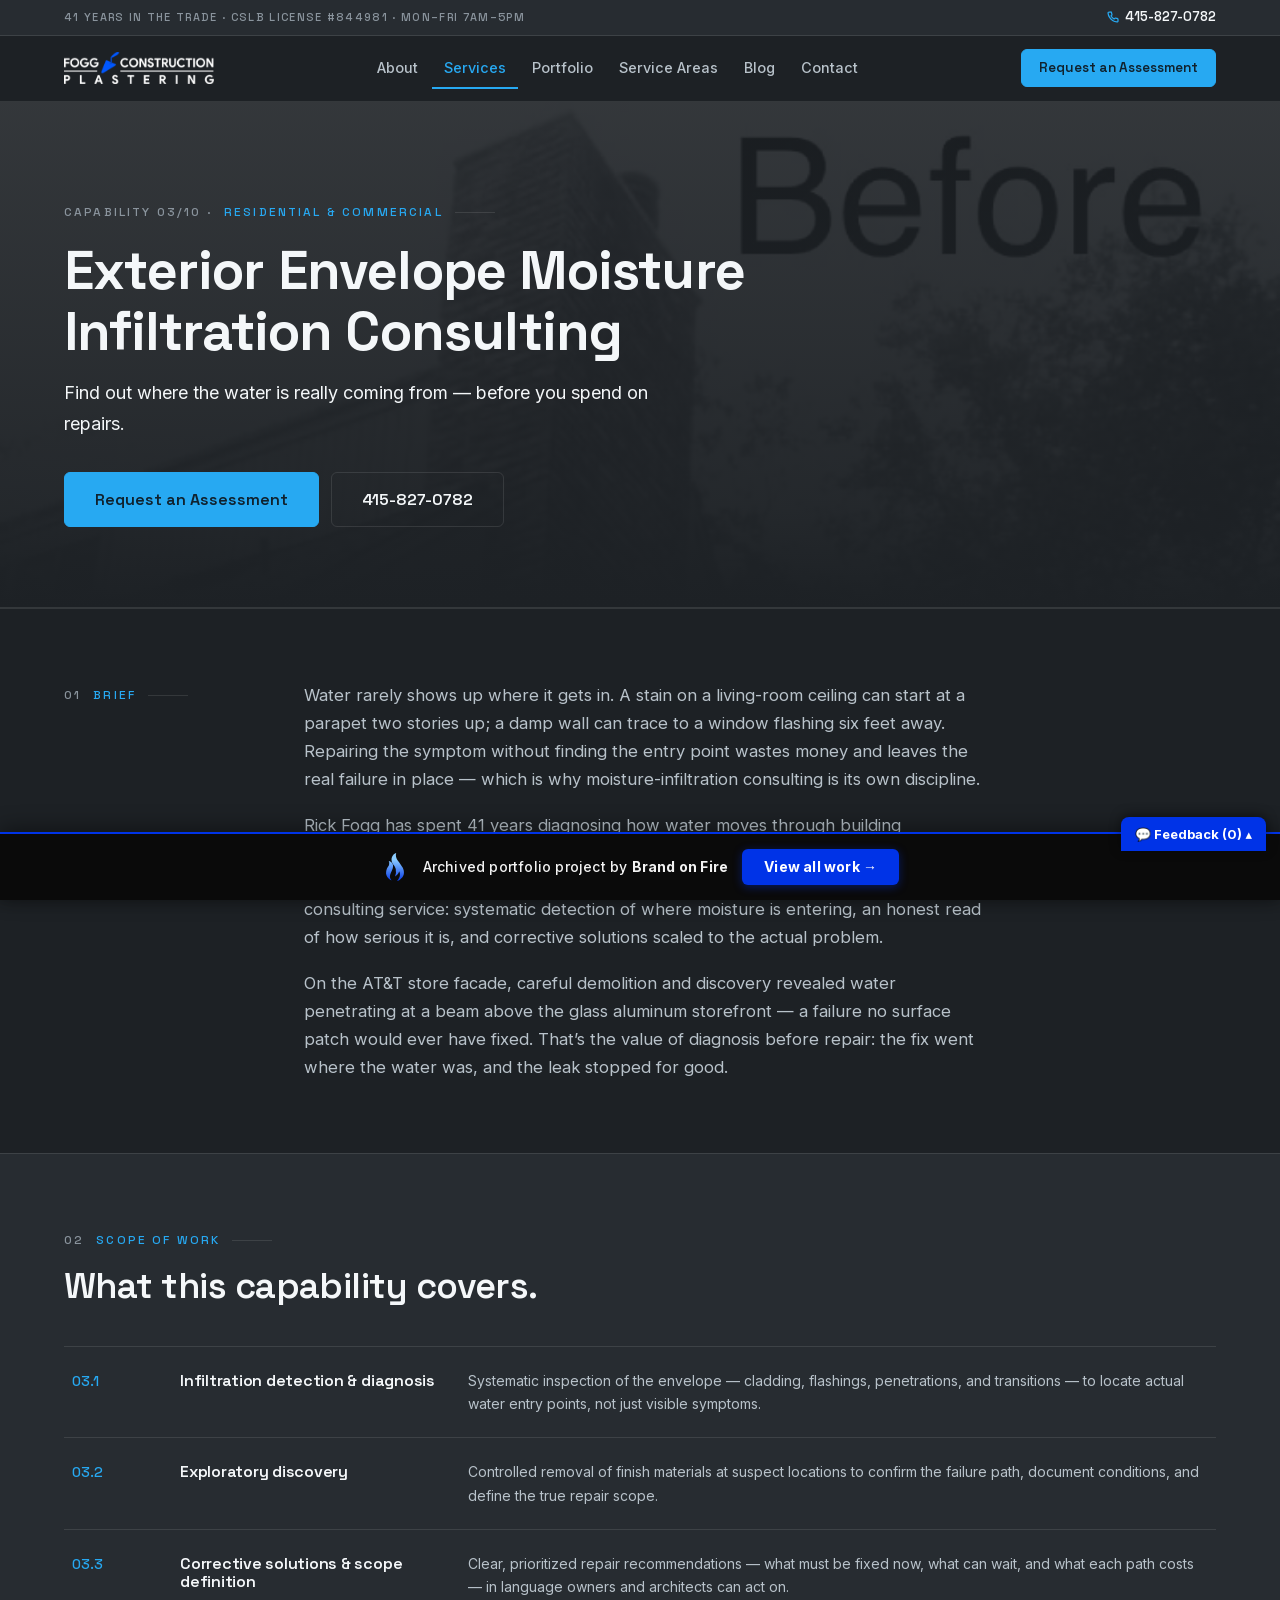
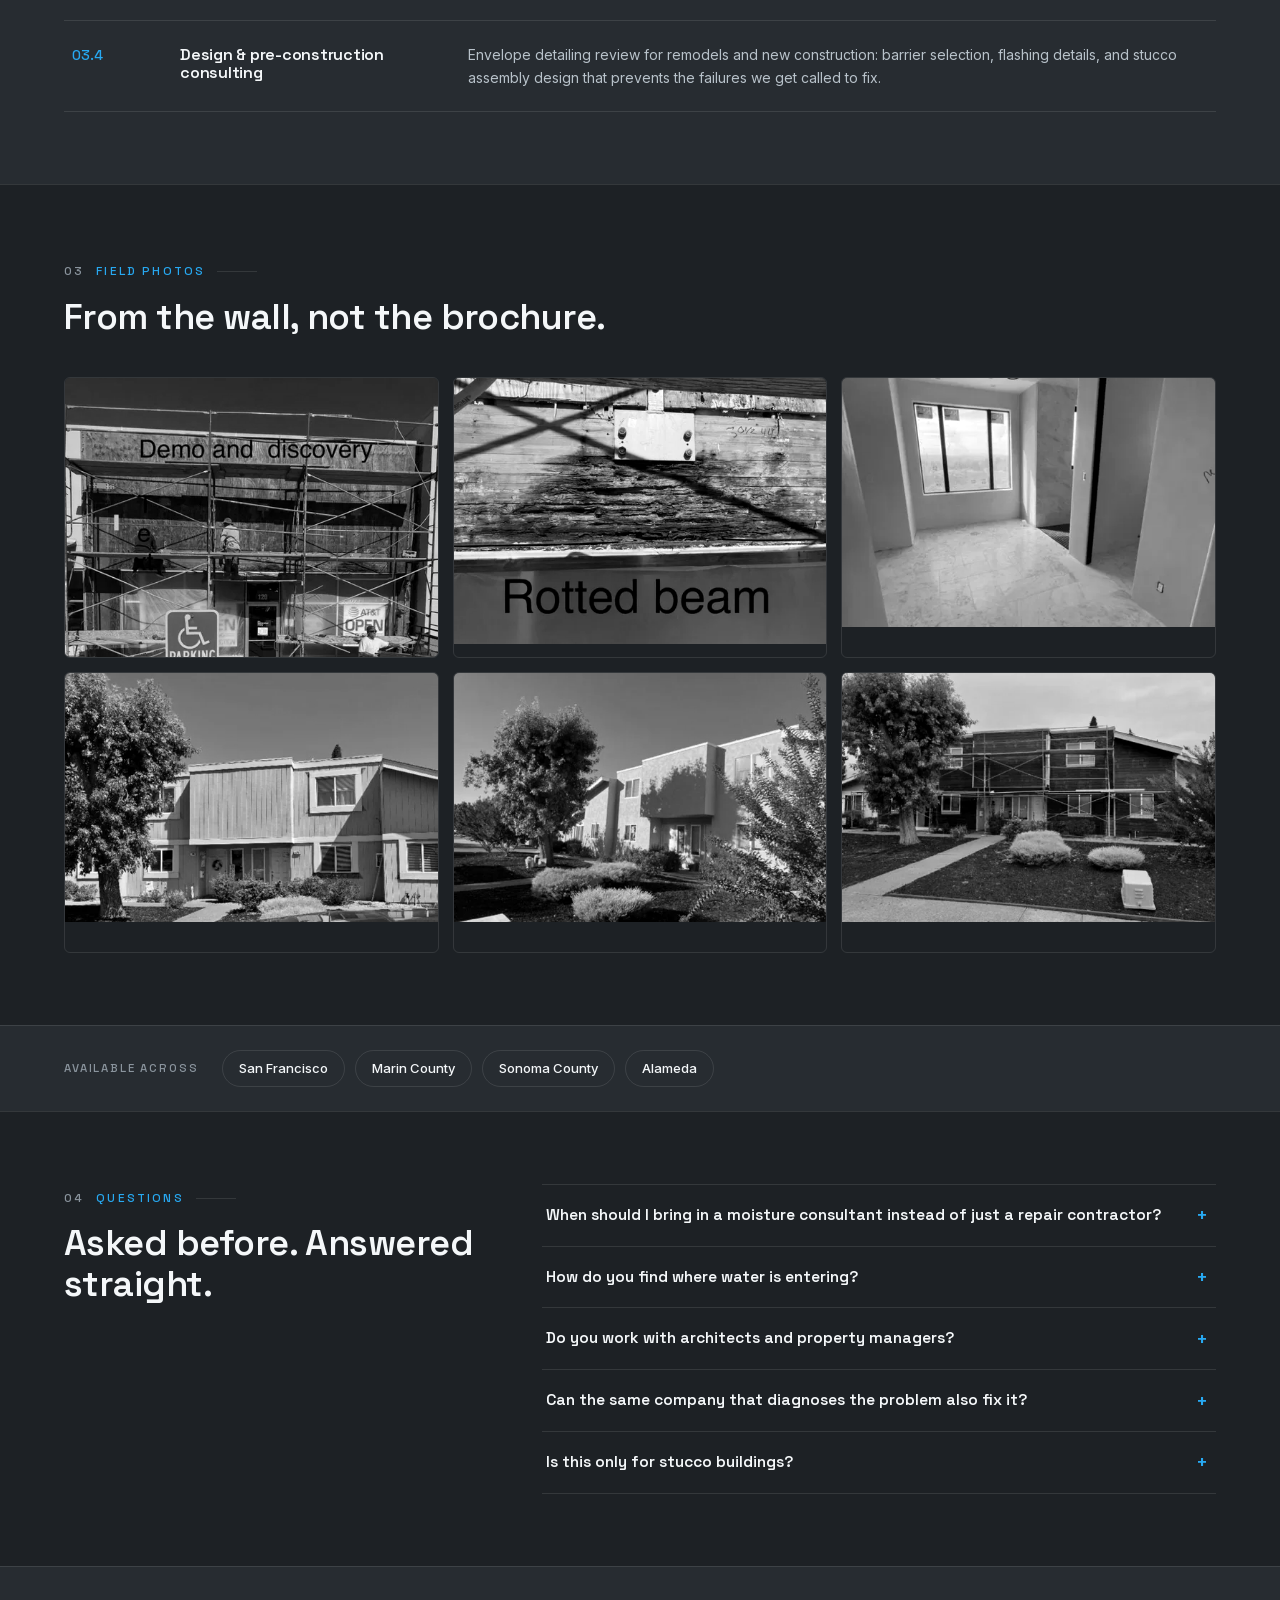
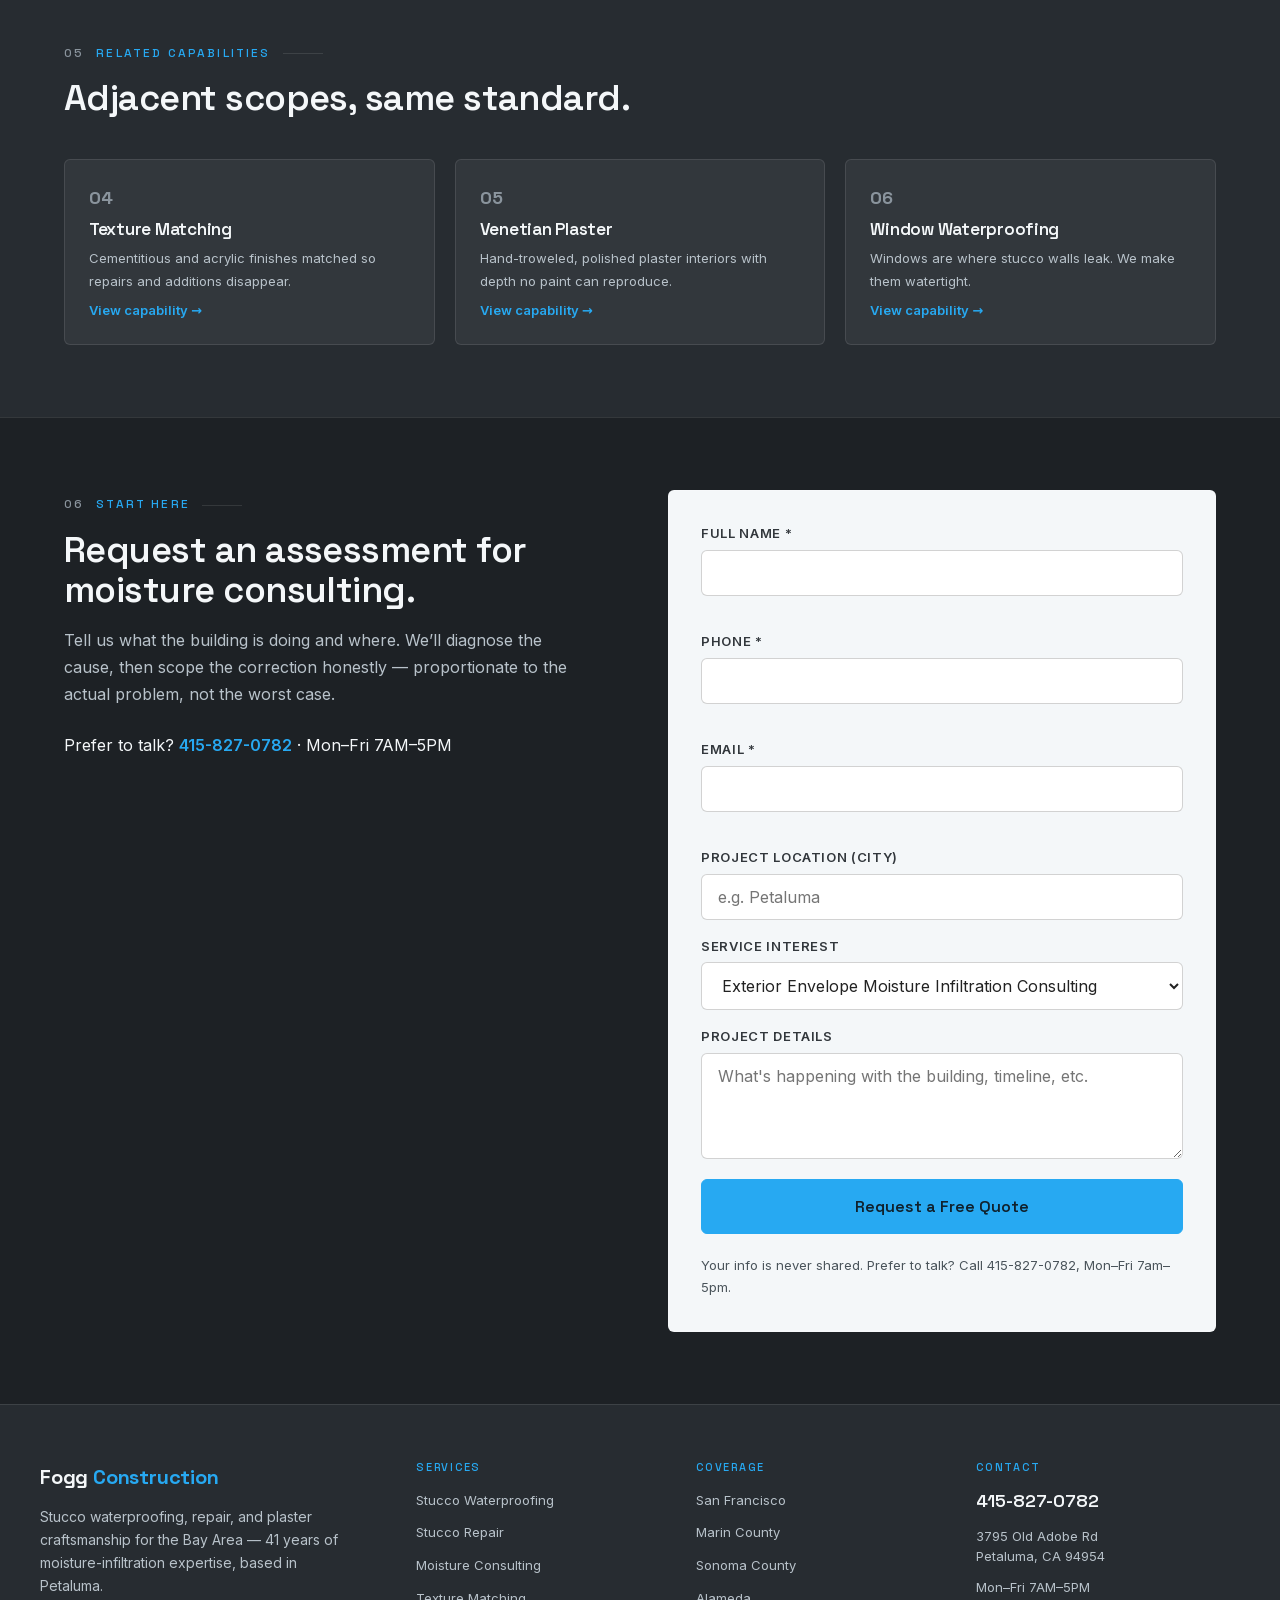
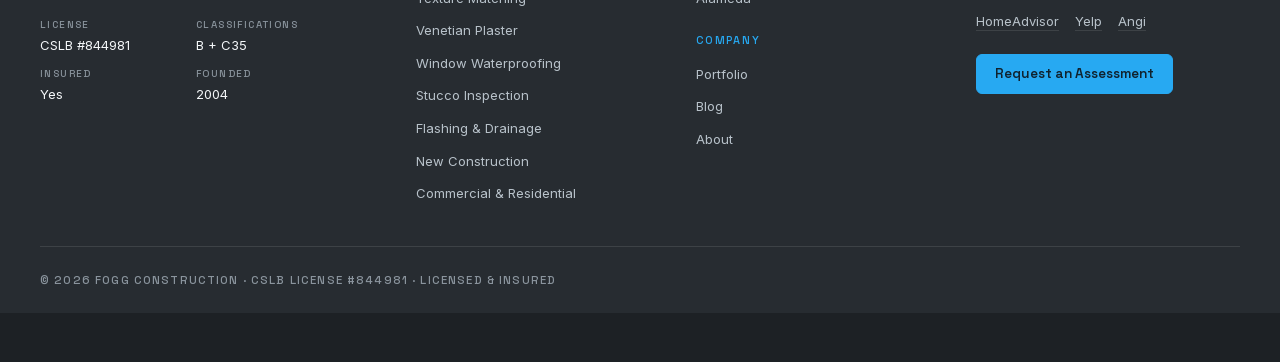
<file: services/moisture-infiltration-consulting/index.html>
<!doctype html><html lang="en" data-bofp="0"><head><meta charset="utf-8"><meta name="viewport" content="width=device-width,initial-scale=1"><title>Moisture Consulting — Bay Area | Fogg Construction</title><meta name="description" content="Moisture Consulting for Bay Area homes and commercial buildings — San Francisco, Marin, Sonoma &amp; Alameda. 41 years of expertise. Call 415-827-0782."><link rel="canonical" href="/services/moisture-infiltration-consulting/"><meta name="robots" content="index, follow, max-image-preview:large, max-snippet:-1, max-video-preview:-1"><meta property="og:type" content="website"><meta property="og:title" content="Moisture Consulting — Bay Area | Fogg Construction"><meta property="og:description" content="Moisture Consulting for Bay Area homes and commercial buildings — San Francisco, Marin, Sonoma &amp; Alameda. 41 years of expertise. Call 415-827-0782."><meta property="og:url" content="/services/moisture-infiltration-consulting/"><meta property="og:site_name" content="Fogg Construction"><meta property="og:image" content="/assets/images/og-default.jpg"><meta property="og:locale" content="en_US"><meta name="twitter:card" content="summary_large_image"><meta name="twitter:title" content="Moisture Consulting — Bay Area | Fogg Construction"><meta name="twitter:description" content="Moisture Consulting for Bay Area homes and commercial buildings — San Francisco, Marin, Sonoma &amp; Alameda. 41 years of expertise. Call 415-827-0782."><meta name="twitter:image" content="/assets/images/og-default.jpg"><meta name="geo.region" content="US-CA"><meta name="geo.placename" content="Petaluma, Sonoma County, CA"><meta name="geo.position" content="38.253215;-122.567448"><meta name="ICBM" content="38.253215, -122.567448"><link rel="icon" type="image/svg+xml" href="/favicon.svg"><link rel="icon" type="image/png" href="/favicon.png"><link rel="apple-touch-icon" href="/favicon.png"><link rel="manifest" href="/manifest.json"><meta name="theme-color" content="#32373c"><link rel="stylesheet" href="../../style.css"><style>[data-bofp="0"]{background-color:#1d2125!important}[data-bofp="1"]{background-color:#1d2125!important;color:#b8c2ca!important}[data-bofp="2"]{background-color:#1d2125!important;color:#b8c2ca!important}[data-bofp="3"]{background-color:#1d2125!important;color:#b8c2ca!important}[data-bofp="4"]{background-color:#272c31!important;color:#b8c2ca!important}[data-bofp="5"]{background-color:#272c31!important;color:#b8c2ca!important}[data-bofp="6"]{background-color:#272c31!important;color:#b8c2ca!important}[data-bofp="7"]{background-color:#272c31!important;color:#b8c2ca!important}</style><meta name="robots" content="noindex, nofollow"></head> <body data-bofp="1"> <a class="sr-only" href="#content">Skip to content</a> <header class="hb" id="hb" data-astro-cid-hc4cwfqd="" data-bofp="2"> <div class="hb-util" data-astro-cid-hc4cwfqd=""> <div class="hb-util-inner" data-astro-cid-hc4cwfqd=""> <p class="hb-util-meta" data-astro-cid-hc4cwfqd="">41 Years in the Trade · CSLB License #844981 · Mon–Fri 7AM–5PM</p> <a class="hb-util-phone" href="tel:+14158270782" data-astro-cid-hc4cwfqd=""> <svg width="12" height="12" viewBox="0 0 24 24" fill="none" stroke="currentColor" stroke-width="2.5" aria-hidden="true" data-astro-cid-hc4cwfqd=""><path d="M22 16.92v3a2 2 0 0 1-2.18 2 19.79 19.79 0 0 1-8.63-3.07 19.5 19.5 0 0 1-6-6 19.79 19.79 0 0 1-3.07-8.67A2 2 0 0 1 4.11 2h3a2 2 0 0 1 2 1.72 12.84 12.84 0 0 0 .7 2.81 2 2 0 0 1-.45 2.11L8.09 9.91a16 16 0 0 0 6 6l1.27-1.27a2 2 0 0 1 2.11-.45 12.84 12.84 0 0 0 2.81.7A2 2 0 0 1 22 16.92z" data-astro-cid-hc4cwfqd=""></path></svg> 415-827-0782 </a> </div> </div> <div class="hb-main" data-astro-cid-hc4cwfqd="" data-bofp="3"> <div class="hb-inner" data-astro-cid-hc4cwfqd=""> <a href="../../index.html" class="hb-logo" aria-label="Fogg Construction — home" data-astro-cid-hc4cwfqd=""> <img src="../../_a/aed684697bbf.svg" alt="Fogg Construction" width="150" height="32" data-astro-cid-hc4cwfqd="" decoding="sync"> </a> <nav class="hb-nav" aria-label="Primary" data-astro-cid-hc4cwfqd=""> <a href="../../about/index.html" class="" data-astro-cid-hc4cwfqd="">About</a><a href="../../services/index.html" class="is-active" aria-current="page" data-astro-cid-hc4cwfqd="">Services</a><a href="../../portfolio/index.html" class="" data-astro-cid-hc4cwfqd="">Portfolio</a><a href="../../service-areas/index.html" class="" data-astro-cid-hc4cwfqd="">Service Areas</a><a href="../../blog/index.html" class="" data-astro-cid-hc4cwfqd="">Blog</a><a href="../../contact/index.html" class="" data-astro-cid-hc4cwfqd="">Contact</a> </nav> <a href="../../contact/index.html" class="hb-cta b-btn b-btn--primary" data-astro-cid-hc4cwfqd="">Request an Assessment</a> <button class="hb-burger" id="hb-burger" aria-expanded="false" aria-controls="hb-mobile" aria-label="Open menu" data-astro-cid-hc4cwfqd=""> <span data-astro-cid-hc4cwfqd=""></span><span data-astro-cid-hc4cwfqd=""></span><span data-astro-cid-hc4cwfqd=""></span> </button> </div> </div> <nav class="hb-mobile" id="hb-mobile" hidden="" aria-label="Mobile" data-astro-cid-hc4cwfqd=""> <a href="../../index.html" data-astro-cid-hc4cwfqd="">Home</a> <a href="../../about/index.html" data-astro-cid-hc4cwfqd="">About</a> <a href="../../services/index.html" data-astro-cid-hc4cwfqd="">Services</a> <a class="hb-mobile-sub" href="../../services/stucco-waterproofing-moisture-barrier/index.html" data-astro-cid-hc4cwfqd="">· Stucco Waterproofing</a><a class="hb-mobile-sub" href="../../services/stucco-repair-restoration/index.html" data-astro-cid-hc4cwfqd="">· Stucco Repair</a><a class="hb-mobile-sub" href="../../services/moisture-infiltration-consulting/index.html" data-astro-cid-hc4cwfqd="">· Moisture Consulting</a><a class="hb-mobile-sub" href="../../services/custom-stucco-texture-matching/index.html" data-astro-cid-hc4cwfqd="">· Texture Matching</a><a class="hb-mobile-sub" href="../../services/venetian-plaster/index.html" data-astro-cid-hc4cwfqd="">· Venetian Plaster</a><a class="hb-mobile-sub" href="../../services/window-installation-waterproofing/index.html" data-astro-cid-hc4cwfqd="">· Window Waterproofing</a><a class="hb-mobile-sub" href="#" data-astro-cid-hc4cwfqd="">· Stucco Inspection</a><a class="hb-mobile-sub" href="#" data-astro-cid-hc4cwfqd="">· Flashing &amp; Drainage</a><a class="hb-mobile-sub" href="#" data-astro-cid-hc4cwfqd="">· New Construction</a><a class="hb-mobile-sub" href="#" data-astro-cid-hc4cwfqd="">· Commercial &amp; Residential</a> <a href="../../portfolio/index.html" data-astro-cid-hc4cwfqd="">Portfolio</a> <a href="../../service-areas/index.html" data-astro-cid-hc4cwfqd="">Service Areas</a> <a href="../../blog/index.html" data-astro-cid-hc4cwfqd="">Blog</a> <a href="../../contact/index.html" data-astro-cid-hc4cwfqd="">Contact</a> <a class="hb-mobile-cta" href="../../contact/index.html" data-astro-cid-hc4cwfqd="">Request an Assessment</a> <a class="hb-mobile-call" href="tel:+14158270782" data-astro-cid-hc4cwfqd="">Call 415-827-0782</a> </nav> </header> <main id="content"> <section class="sd-hero" data-astro-cid-tcy35dad=""> <div class="sd-hero-bg" aria-hidden="true" data-astro-cid-tcy35dad=""> <img src="../../_a/e75e75746ec0.webp" alt="" fetchpriority="high" data-astro-cid-tcy35dad="true" decoding="sync" width="750" height="951"> </div> <div class="b-container sd-hero-inner" data-astro-cid-tcy35dad=""> <span class="b-label" data-astro-cid-tcy35dad=""><span class="b-label-num" data-astro-cid-tcy35dad="">Capability 03/10 ·</span> Residential &amp; Commercial</span> <h1 data-astro-cid-tcy35dad="">Exterior Envelope Moisture Infiltration Consulting</h1> <p class="sd-tagline" data-astro-cid-tcy35dad="">Find out where the water is really coming from — before you spend on repairs.</p> <div class="sd-hero-actions" data-astro-cid-tcy35dad=""> <a href="#sd-form" class="b-btn b-btn--primary b-btn--lg" data-astro-cid-tcy35dad="">Request an Assessment</a> <a href="tel:+14158270782" class="b-btn b-btn--ghost b-btn--lg" data-astro-cid-tcy35dad="">415-827-0782</a> </div> </div> </section> <section class="b-section b-section--line" data-astro-cid-tcy35dad=""> <div class="b-container sd-intro-grid" data-astro-cid-tcy35dad=""> <div class="sd-intro-label" data-astro-cid-tcy35dad=""> <span class="b-label" data-astro-cid-tcy35dad=""><span class="b-label-num" data-astro-cid-tcy35dad="">01</span> Brief</span> </div> <div class="sd-intro" data-astro-cid-tcy35dad=""> <p data-astro-cid-tcy35dad="">Water rarely shows up where it gets in. A stain on a living-room ceiling can start at a parapet two stories up; a damp wall can trace to a window flashing six feet away. Repairing the symptom without finding the entry point wastes money and leaves the real failure in place — which is why moisture-infiltration consulting is its own discipline.</p><p data-astro-cid-tcy35dad="">Rick Fogg has spent 41 years diagnosing how water moves through building envelopes, working directly with architects, designers, and owners’ representatives on both fixes and new designs. Fogg Construction offers that experience as a consulting service: systematic detection of where moisture is entering, an honest read of how serious it is, and corrective solutions scaled to the actual problem.</p><p data-astro-cid-tcy35dad="">On the AT&amp;T store facade, careful demolition and discovery revealed water penetrating at a beam above the glass aluminum storefront — a failure no surface patch would ever have fixed. That’s the value of diagnosis before repair: the fix went where the water was, and the leak stopped for good.</p> </div> </div> </section> <section class="b-section b-section--line b-section--panel" data-astro-cid-tcy35dad="" data-bofp="4"> <div class="b-container" data-astro-cid-tcy35dad=""> <div class="b-sec-head" data-astro-cid-tcy35dad=""> <span class="b-label" data-astro-cid-tcy35dad=""><span class="b-label-num" data-astro-cid-tcy35dad="">02</span> Scope of Work</span> <h2 data-astro-cid-tcy35dad="">What this capability covers.</h2> </div> <div class="sd-scope" data-astro-cid-tcy35dad=""> <div class="sd-scope-row" data-astro-cid-tcy35dad=""> <span class="sd-scope-num" data-astro-cid-tcy35dad="">03.1</span> <h3 data-astro-cid-tcy35dad="">Infiltration detection &amp; diagnosis</h3> <p data-astro-cid-tcy35dad="">Systematic inspection of the envelope — cladding, flashings, penetrations, and transitions — to locate actual water entry points, not just visible symptoms.</p> </div><div class="sd-scope-row" data-astro-cid-tcy35dad=""> <span class="sd-scope-num" data-astro-cid-tcy35dad="">03.2</span> <h3 data-astro-cid-tcy35dad="">Exploratory discovery</h3> <p data-astro-cid-tcy35dad="">Controlled removal of finish materials at suspect locations to confirm the failure path, document conditions, and define the true repair scope.</p> </div><div class="sd-scope-row" data-astro-cid-tcy35dad=""> <span class="sd-scope-num" data-astro-cid-tcy35dad="">03.3</span> <h3 data-astro-cid-tcy35dad="">Corrective solutions &amp; scope definition</h3> <p data-astro-cid-tcy35dad="">Clear, prioritized repair recommendations — what must be fixed now, what can wait, and what each path costs — in language owners and architects can act on.</p> </div><div class="sd-scope-row" data-astro-cid-tcy35dad=""> <span class="sd-scope-num" data-astro-cid-tcy35dad="">03.4</span> <h3 data-astro-cid-tcy35dad="">Design &amp; pre-construction consulting</h3> <p data-astro-cid-tcy35dad="">Envelope detailing review for remodels and new construction: barrier selection, flashing details, and stucco assembly design that prevents the failures we get called to fix.</p> </div> </div> </div> </section> <section class="b-section b-section--line" data-astro-cid-tcy35dad=""> <div class="b-container" data-astro-cid-tcy35dad=""> <div class="b-sec-head" data-astro-cid-tcy35dad=""> <span class="b-label" data-astro-cid-tcy35dad=""><span class="b-label-num" data-astro-cid-tcy35dad="">03</span> Field Photos</span> <h2 data-astro-cid-tcy35dad="">From the wall, not the brochure.</h2> </div> <div class="sd-gallery" data-astro-cid-tcy35dad=""> <a class="sd-shot b-mono" href="#" data-lightbox-trigger="" data-lightbox-group="service-gallery" data-lightbox-src="/_assets/att-store-demo-discovery-sheathing.Bvm9BXY2.jpg" data-lightbox-alt="Demo and discovery phase exposing the sheathing behind the AT&amp;T store facade — moisture infiltration investigation" data-lightbox-caption="Demo and discovery" data-astro-cid-tcy35dad=""> <img src="../../_a/cbbc1436b764.webp" alt="Demo and discovery phase exposing the sheathing behind the AT&amp;T store facade — moisture infiltration investigation" data-astro-cid-tcy35dad="true" decoding="sync" width="750" height="824"> </a><a class="sd-shot b-mono" href="#" data-lightbox-trigger="" data-lightbox-group="service-gallery" data-lightbox-src="/_assets/att-store-rotted-beam-moisture-damage.CeAZU0kq.jpg" data-lightbox-alt="Rotted structural beam uncovered behind the failed facade — moisture damage found during inspection" data-lightbox-caption="Rotted beam uncovered during demo" data-astro-cid-tcy35dad=""> <img src="../../_a/a4b330268bce.webp" alt="Rotted structural beam uncovered behind the failed facade — moisture damage found during inspection" data-astro-cid-tcy35dad="true" decoding="sync" width="750" height="535"> </a><a class="sd-shot b-mono" href="#" data-lightbox-trigger="" data-lightbox-group="service-gallery" data-lightbox-src="/_assets/venetian-plaster-marble-bathroom-interior.1EO1hAcs.jpg" data-lightbox-alt="Venetian plaster walls and marble tile in a bathroom with a valley view — interior plaster finish" data-lightbox-caption="Plaster and marble bathroom" data-astro-cid-tcy35dad=""> <img src="../../_a/b06993013d20.webp" alt="Venetian plaster walls and marble tile in a bathroom with a valley view — interior plaster finish" data-astro-cid-tcy35dad="true" decoding="sync" width="756" height="504"> </a><a class="sd-shot b-mono" href="#" data-lightbox-trigger="" data-lightbox-group="service-gallery" data-lightbox-src="/_assets/wood-siding-townhome-before-stucco-remodel.BIxTMqOq.jpg" data-lightbox-alt="Townhome with original vertical wood siding before its stucco conversion (before)" data-lightbox-caption="Wood siding before stucco" data-astro-cid-tcy35dad=""> <img src="../../_a/0ff54047daa0.webp" alt="Townhome with original vertical wood siding before its stucco conversion (before)" data-astro-cid-tcy35dad="true" decoding="sync" width="756" height="504"> </a><a class="sd-shot b-mono" href="#" data-lightbox-trigger="" data-lightbox-group="service-gallery" data-lightbox-src="/_assets/completed-stucco-exterior-with-landscaping.C2aJbbjq.jpg" data-lightbox-alt="Completed tan stucco exterior with fresh landscaping in afternoon light (after)" data-lightbox-caption="Completed stucco exterior" data-astro-cid-tcy35dad=""> <img src="../../_a/a381993604dd.webp" alt="Completed tan stucco exterior with fresh landscaping in afternoon light (after)" data-astro-cid-tcy35dad="true" decoding="sync" width="756" height="504"> </a><a class="sd-shot b-mono" href="#" data-lightbox-trigger="" data-lightbox-group="service-gallery" data-lightbox-src="/_assets/weather-resistive-barrier-scaffolding-install.CRvac5Oa.jpg" data-lightbox-alt="Building wrapped in weather-resistive barrier with scaffolding during a re-stucco (during) — moisture barrier installation" data-lightbox-caption="Moisture barrier wrap in progress" data-astro-cid-tcy35dad=""> <img src="../../_a/299ff407f5c8.webp" alt="Building wrapped in weather-resistive barrier with scaffolding during a re-stucco (during) — moisture barrier installation" data-astro-cid-tcy35dad="true" decoding="sync" width="756" height="504"> </a> </div> </div> </section> <section class="sd-regions b-section--line" data-astro-cid-tcy35dad="" data-bofp="5"> <div class="b-container sd-regions-inner" data-astro-cid-tcy35dad=""> <span class="sd-regions-label" data-astro-cid-tcy35dad="">Available across</span> <div class="sd-regions-links" data-astro-cid-tcy35dad=""> <a class="sd-region-link" href="#" data-astro-cid-tcy35dad="">San Francisco</a><a class="sd-region-link" href="#" data-astro-cid-tcy35dad="">Marin County</a><a class="sd-region-link" href="#" data-astro-cid-tcy35dad="">Sonoma County</a><a class="sd-region-link" href="#" data-astro-cid-tcy35dad="">Alameda</a> </div> </div> </section> <section class="b-section b-section--line" data-astro-cid-tcy35dad=""> <div class="b-container sd-faq-grid" data-astro-cid-tcy35dad=""> <div class="sd-faq-intro" data-astro-cid-tcy35dad=""> <span class="b-label" data-astro-cid-tcy35dad=""><span class="b-label-num" data-astro-cid-tcy35dad="">04</span> Questions</span> <h2 data-astro-cid-tcy35dad="">Asked before. Answered straight.</h2> </div> <div class="sd-faqs" data-astro-cid-tcy35dad=""> <details class="sd-faq" data-astro-cid-tcy35dad=""> <summary data-astro-cid-tcy35dad="">When should I bring in a moisture consultant instead of just a repair contractor?</summary> <p data-astro-cid-tcy35dad="">When the leak keeps coming back, when you can see damage but not the source, when you’re about to spend significant money on repairs, or when a transaction or remodel needs a clear picture of envelope condition. Diagnosis first keeps you from paying to fix the wrong thing.</p> </details><details class="sd-faq" data-astro-cid-tcy35dad=""> <summary data-astro-cid-tcy35dad="">How do you find where water is entering?</summary> <p data-astro-cid-tcy35dad="">We read the evidence — staining patterns, crack locations, flashing and penetration details — then confirm with controlled discovery: removing small areas of finish at suspect points to see the actual condition of the barrier and framing. On the AT&amp;T facade project, discovery pinpointed water entering at a beam above the storefront glass.</p> </details><details class="sd-faq" data-astro-cid-tcy35dad=""> <summary data-astro-cid-tcy35dad="">Do you work with architects and property managers?</summary> <p data-astro-cid-tcy35dad="">Yes — Rick has spent his career working with architects, designers, owners’ representatives, and owners directly. We’re comfortable producing findings that slot into a larger project team’s process, and equally comfortable explaining them to a homeowner in plain terms.</p> </details><details class="sd-faq" data-astro-cid-tcy35dad=""> <summary data-astro-cid-tcy35dad="">Can the same company that diagnoses the problem also fix it?</summary> <p data-astro-cid-tcy35dad="">We can, and there’s a real advantage: nothing is lost in translation between diagnosis and repair, and one contractor is accountable for the outcome. If you prefer an independent repair bid, our findings are documented clearly enough for any qualified contractor to price.</p> </details><details class="sd-faq" data-astro-cid-tcy35dad=""> <summary data-astro-cid-tcy35dad="">Is this only for stucco buildings?</summary> <p data-astro-cid-tcy35dad="">Stucco and plaster assemblies are our specialty, but envelope water management principles apply broadly — we’ve diagnosed and corrected infiltration in brick facades (avoiding a full demolition in one case) and mixed-material exteriors.</p> </details> </div> </div> </section> <section class="b-section b-section--line b-section--panel" data-astro-cid-tcy35dad="" data-bofp="6"> <div class="b-container" data-astro-cid-tcy35dad=""> <div class="b-sec-head" data-astro-cid-tcy35dad=""> <span class="b-label" data-astro-cid-tcy35dad=""><span class="b-label-num" data-astro-cid-tcy35dad="">05</span> Related Capabilities</span> <h2 data-astro-cid-tcy35dad="">Adjacent scopes, same standard.</h2> </div> <div class="sd-related" data-astro-cid-tcy35dad=""> <a class="sd-rel" href="../../services/custom-stucco-texture-matching/index.html" data-astro-cid-tcy35dad=""> <span class="sd-rel-num" data-astro-cid-tcy35dad="">04</span> <h3 data-astro-cid-tcy35dad="">Texture Matching</h3> <p data-astro-cid-tcy35dad="">Cementitious and acrylic finishes matched so repairs and additions disappear.</p> <span class="b-link" data-astro-cid-tcy35dad="">View capability →</span> </a><a class="sd-rel" href="../../services/venetian-plaster/index.html" data-astro-cid-tcy35dad=""> <span class="sd-rel-num" data-astro-cid-tcy35dad="">05</span> <h3 data-astro-cid-tcy35dad="">Venetian Plaster</h3> <p data-astro-cid-tcy35dad="">Hand-troweled, polished plaster interiors with depth no paint can reproduce.</p> <span class="b-link" data-astro-cid-tcy35dad="">View capability →</span> </a><a class="sd-rel" href="../../services/window-installation-waterproofing/index.html" data-astro-cid-tcy35dad=""> <span class="sd-rel-num" data-astro-cid-tcy35dad="">06</span> <h3 data-astro-cid-tcy35dad="">Window Waterproofing</h3> <p data-astro-cid-tcy35dad="">Windows are where stucco walls leak. We make them watertight.</p> <span class="b-link" data-astro-cid-tcy35dad="">View capability →</span> </a> </div> </div> </section> <section class="b-section b-section--line" id="sd-form" data-astro-cid-tcy35dad=""> <div class="b-container sd-cta-grid" data-astro-cid-tcy35dad=""> <div class="sd-cta-text" data-astro-cid-tcy35dad=""> <span class="b-label" data-astro-cid-tcy35dad=""><span class="b-label-num" data-astro-cid-tcy35dad="">06</span> Start Here</span> <h2 data-astro-cid-tcy35dad="">Request an assessment for moisture consulting.</h2> <p data-astro-cid-tcy35dad=""> Tell us what the building is doing and where. We’ll diagnose the cause, then scope the correction honestly — proportionate to the actual problem, not the worst case. </p> <p class="sd-cta-direct" data-astro-cid-tcy35dad=""> Prefer to talk? <a class="b-link" href="tel:+14158270782" data-astro-cid-tcy35dad="">415-827-0782</a> · Mon–Fri 7AM–5PM </p> </div> <div class="b-form-card" data-astro-cid-tcy35dad=""> <form class="contact-form contact-form--compact" id="contact-form" name="contact" netlify-honeypot="bot-field" method="POST" action="/api/contact" novalidate="" data-astro-cid-6vgcpqee=""> <p class="hp" data-astro-cid-6vgcpqee=""><label data-astro-cid-6vgcpqee="">Don't fill this out: <input name="bot-field" tabindex="-1" autocomplete="off" data-astro-cid-6vgcpqee=""></label></p> <div class="form-grid" data-astro-cid-6vgcpqee=""> <label class="field" data-astro-cid-6vgcpqee=""> <span class="field__label" data-astro-cid-6vgcpqee="">Full name <abbr title="required" data-astro-cid-6vgcpqee="">*</abbr></span> <input type="text" name="name" required="" autocomplete="name" data-astro-cid-6vgcpqee=""> <span class="field__error" data-error-for="name" data-astro-cid-6vgcpqee=""></span> </label> <label class="field" data-astro-cid-6vgcpqee=""> <span class="field__label" data-astro-cid-6vgcpqee="">Phone <abbr title="required" data-astro-cid-6vgcpqee="">*</abbr></span> <input type="tel" name="phone" required="" autocomplete="tel" data-astro-cid-6vgcpqee=""> <span class="field__error" data-error-for="phone" data-astro-cid-6vgcpqee=""></span> </label> <label class="field field--full" data-astro-cid-6vgcpqee=""> <span class="field__label" data-astro-cid-6vgcpqee="">Email <abbr title="required" data-astro-cid-6vgcpqee="">*</abbr></span> <input type="email" name="email" required="" autocomplete="email" data-astro-cid-6vgcpqee=""> <span class="field__error" data-error-for="email" data-astro-cid-6vgcpqee=""></span> </label> <label class="field field--full" data-astro-cid-6vgcpqee=""> <span class="field__label" data-astro-cid-6vgcpqee="">Project location (city)</span> <input type="text" name="city" placeholder="e.g. Petaluma" autocomplete="address-level2" data-astro-cid-6vgcpqee=""> </label> <label class="field field--full" data-astro-cid-6vgcpqee=""> <span class="field__label" data-astro-cid-6vgcpqee="">Service interest</span> <select name="service" data-astro-cid-6vgcpqee=""> <option value="" data-astro-cid-6vgcpqee="">— Select a service —</option> <option value="stucco-waterproofing-moisture-barrier" data-astro-cid-6vgcpqee="">Stucco Waterproofing &amp; Moisture Barrier Systems</option><option value="stucco-repair-restoration" data-astro-cid-6vgcpqee="">Stucco Repair &amp; Restoration</option><option value="moisture-infiltration-consulting" selected="" data-astro-cid-6vgcpqee="">Exterior Envelope Moisture Infiltration Consulting</option><option value="custom-stucco-texture-matching" data-astro-cid-6vgcpqee="">Custom Stucco Texture Matching</option><option value="venetian-plaster" data-astro-cid-6vgcpqee="">Interior Venetian Plaster Applications</option><option value="window-installation-waterproofing" data-astro-cid-6vgcpqee="">Window Installation &amp; Waterproofing</option><option value="stucco-inspection-correction" data-astro-cid-6vgcpqee="">Stucco Inspection &amp; Correction</option><option value="flashing-drainage-improvements" data-astro-cid-6vgcpqee="">Flashing &amp; Drainage System Improvements</option><option value="new-construction-stucco-plaster" data-astro-cid-6vgcpqee="">New Construction Stucco &amp; Plaster Solutions</option><option value="commercial-residential-stucco" data-astro-cid-6vgcpqee="">Commercial &amp; Residential Stucco Services</option> <option value="other" data-astro-cid-6vgcpqee="">Not sure / other</option> </select> </label> <label class="field field--full" data-astro-cid-6vgcpqee=""> <span class="field__label" data-astro-cid-6vgcpqee="">Project details</span> <textarea name="message" rows="4" placeholder="What's happening with the building, timeline, etc." data-astro-cid-6vgcpqee=""></textarea> </label> </div> <button type="submit" class="btn btn--primary btn--lg" data-astro-cid-6vgcpqee="">Request a Free Quote</button> <p class="form-note" data-astro-cid-6vgcpqee="">Your info is never shared. Prefer to talk? Call 415-827-0782, Mon–Fri 7am–5pm.</p> </form> </div> </div> </section> <div class="lb-overlay" id="osp-lightbox" hidden="" role="dialog" aria-modal="true" aria-label="Image gallery"> <button class="lb-close" id="lb-close" aria-label="Close gallery">×</button> <button class="lb-prev" id="lb-prev" aria-label="Previous image">‹</button> <figure class="lb-figure"> <img id="lb-image" alt="" decoding="sync"> <figcaption id="lb-caption"></figcaption> </figure> <button class="lb-next" id="lb-next" aria-label="Next image">›</button> <span class="lb-counter" id="lb-counter"></span> </div> </main> <footer class="fb" data-astro-cid-l6v3njuw=""> <div class="fb-main" data-astro-cid-l6v3njuw="" data-bofp="7"> <div class="fb-grid" data-astro-cid-l6v3njuw=""> <div class="fb-brand" data-astro-cid-l6v3njuw=""> <span class="fb-name" data-astro-cid-l6v3njuw="">Fogg <em data-astro-cid-l6v3njuw="">Construction</em></span> <p data-astro-cid-l6v3njuw="">Stucco waterproofing, repair, and plaster craftsmanship for the Bay Area — 41 years of moisture-infiltration expertise, based in Petaluma.</p> <dl class="fb-cred" data-astro-cid-l6v3njuw=""> <div data-astro-cid-l6v3njuw=""><dt data-astro-cid-l6v3njuw="">License</dt><dd data-astro-cid-l6v3njuw="">CSLB #844981</dd></div> <div data-astro-cid-l6v3njuw=""><dt data-astro-cid-l6v3njuw="">Classifications</dt><dd data-astro-cid-l6v3njuw="">B + C35</dd></div> <div data-astro-cid-l6v3njuw=""><dt data-astro-cid-l6v3njuw="">Insured</dt><dd data-astro-cid-l6v3njuw="">Yes</dd></div> <div data-astro-cid-l6v3njuw=""><dt data-astro-cid-l6v3njuw="">Founded</dt><dd data-astro-cid-l6v3njuw="">2004</dd></div> </dl> </div> <div class="fb-col" data-astro-cid-l6v3njuw=""> <h4 data-astro-cid-l6v3njuw="">Services</h4> <ul data-astro-cid-l6v3njuw=""> <li data-astro-cid-l6v3njuw=""><a href="../../services/stucco-waterproofing-moisture-barrier/index.html" data-astro-cid-l6v3njuw="">Stucco Waterproofing</a></li><li data-astro-cid-l6v3njuw=""><a href="../../services/stucco-repair-restoration/index.html" data-astro-cid-l6v3njuw="">Stucco Repair</a></li><li data-astro-cid-l6v3njuw=""><a href="../../services/moisture-infiltration-consulting/index.html" data-astro-cid-l6v3njuw="">Moisture Consulting</a></li><li data-astro-cid-l6v3njuw=""><a href="../../services/custom-stucco-texture-matching/index.html" data-astro-cid-l6v3njuw="">Texture Matching</a></li><li data-astro-cid-l6v3njuw=""><a href="../../services/venetian-plaster/index.html" data-astro-cid-l6v3njuw="">Venetian Plaster</a></li><li data-astro-cid-l6v3njuw=""><a href="../../services/window-installation-waterproofing/index.html" data-astro-cid-l6v3njuw="">Window Waterproofing</a></li><li data-astro-cid-l6v3njuw=""><a href="#" data-astro-cid-l6v3njuw="">Stucco Inspection</a></li><li data-astro-cid-l6v3njuw=""><a href="#" data-astro-cid-l6v3njuw="">Flashing &amp; Drainage</a></li><li data-astro-cid-l6v3njuw=""><a href="#" data-astro-cid-l6v3njuw="">New Construction</a></li><li data-astro-cid-l6v3njuw=""><a href="#" data-astro-cid-l6v3njuw="">Commercial &amp; Residential</a></li> </ul> </div> <div class="fb-col" data-astro-cid-l6v3njuw=""> <h4 data-astro-cid-l6v3njuw="">Coverage</h4> <ul data-astro-cid-l6v3njuw=""> <li data-astro-cid-l6v3njuw=""><a href="#" data-astro-cid-l6v3njuw="">San Francisco</a></li><li data-astro-cid-l6v3njuw=""><a href="#" data-astro-cid-l6v3njuw="">Marin County</a></li><li data-astro-cid-l6v3njuw=""><a href="#" data-astro-cid-l6v3njuw="">Sonoma County</a></li><li data-astro-cid-l6v3njuw=""><a href="#" data-astro-cid-l6v3njuw="">Alameda</a></li> </ul> <h4 class="fb-col-h2" data-astro-cid-l6v3njuw="">Company</h4> <ul data-astro-cid-l6v3njuw=""> <li data-astro-cid-l6v3njuw=""><a href="../../portfolio/index.html" data-astro-cid-l6v3njuw="">Portfolio</a></li> <li data-astro-cid-l6v3njuw=""><a href="../../blog/index.html" data-astro-cid-l6v3njuw="">Blog</a></li> <li data-astro-cid-l6v3njuw=""><a href="../../about/index.html" data-astro-cid-l6v3njuw="">About</a></li> </ul> </div> <div class="fb-col" data-astro-cid-l6v3njuw=""> <h4 data-astro-cid-l6v3njuw="">Contact</h4> <p class="fb-phone" data-astro-cid-l6v3njuw=""><a href="tel:+14158270782" data-astro-cid-l6v3njuw="">415-827-0782</a></p> <p data-astro-cid-l6v3njuw="">3795 Old Adobe Rd<br data-astro-cid-l6v3njuw="">Petaluma, CA 94954</p> <p data-astro-cid-l6v3njuw="">Mon–Fri 7AM–5PM</p> <ul class="fb-profiles" data-astro-cid-l6v3njuw=""> <li data-astro-cid-l6v3njuw=""><a href="https://www.homeadvisor.com/rated.FoggConstruction.51681976.html" rel="noopener" target="_blank" data-astro-cid-l6v3njuw="">HomeAdvisor</a></li><li data-astro-cid-l6v3njuw=""><a href="https://www.yelp.com/biz/fogg-construction-stucco-santa-rosa" rel="noopener" target="_blank" data-astro-cid-l6v3njuw="">Yelp</a></li><li data-astro-cid-l6v3njuw=""><a href="https://www.angi.com/companylist/us/ca/petaluma/fogg-construction-reviews-9146171.htm" rel="noopener" target="_blank" data-astro-cid-l6v3njuw="">Angi</a></li> </ul> <a class="fb-cta b-btn b-btn--primary" href="../../contact/index.html" data-astro-cid-l6v3njuw="">Request an Assessment</a> </div> </div> <div class="fb-bottom" data-astro-cid-l6v3njuw=""> <span data-astro-cid-l6v3njuw="">© 2026 Fogg Construction · CSLB License #844981 · Licensed &amp; Insured</span> </div> </div> </footer><a href="https://brandonfire.com/portfolio/" id="bof-portfolio-bar" rel="noopener" style="position:fixed;left:0;right:0;bottom:0;z-index:2147483647;display:flex;align-items:center;justify-content:center;gap:10px;flex-wrap:wrap;background:#14181c;color:#fff!important;font-family:-apple-system,BlinkMacSystemFont,'Segoe UI',Roboto,Helvetica,Arial,sans-serif;font-size:13px;font-weight:500;line-height:1;letter-spacing:.2px;padding:11px 16px;text-decoration:none!important;box-shadow:0 -2px 14px rgba(0,0,0,.28);border-top:2px solid #e2542c;box-sizing:border-box"><span style="opacity:.92;color:#fff">Archived portfolio project by <strong style="font-weight:700;color:#fff">Brand&nbsp;on&nbsp;Fire</strong></span><span style="background:#e2542c;color:#fff;padding:6px 12px;border-radius:4px;font-weight:600;white-space:nowrap">View&nbsp;all&nbsp;work&nbsp;&rarr;</span></a><!-- bof-portfolio-bar --><a href="https://brandonfire.com/portfolio/" id="bof-portfolio-bar" rel="noopener" style="position:fixed;left:0;right:0;bottom:0;z-index:2147483647;display:flex;align-items:center;justify-content:center;gap:14px;flex-wrap:wrap;background:#0a0a0a;color:#ffffff !important;font-family:Inter,-apple-system,BlinkMacSystemFont,'Segoe UI',Roboto,Helvetica,Arial,sans-serif;font-size:14px;font-weight:500;line-height:1;letter-spacing:.2px;padding:15px 18px;text-decoration:none !important;box-shadow:0 -3px 22px rgba(0,0,0,.45);border-top:2px solid #0033e7;box-sizing:border-box;"><img src="[data-uri]" alt="" width="28" height="28" style="display:block;flex:0 0 auto;width:28px;height:28px;"><span style="opacity:.95;color:#fff;">Archived portfolio project by <strong style="font-weight:700;color:#fff;">Brand&nbsp;on&nbsp;Fire</strong></span><span style="background:#0033e7;color:#fff;padding:11px 22px;border-radius:6px;font-weight:700;font-size:14px;white-space:nowrap;box-shadow:0 2px 10px rgba(0,51,231,.4);">View&nbsp;all&nbsp;work&nbsp;&rarr;</span></a><script>(function(){function p(){var b=document.getElementById("bof-portfolio-bar");if(b&&document.body)document.body.style.setProperty("padding-bottom",b.offsetHeight+"px","important");}if(document.readyState!=="loading")p();else document.addEventListener("DOMContentLoaded",p);window.addEventListener("resize",p);})();</script><script>/* Brand on Fire portfolio feedback collector. One shared origin (brand-on-fire.github.io) => one shared
   localStorage; every comment is stamped with the site + page it was written on. Shadow DOM so the host
   site's CSS / pointer-events:none can't touch it. "Export all" copies everything for Claude. */
(function () {
  var K = 'bof_feedback', D = document;
  if (D.getElementById('bof-fb-host')) return;
  function L() { try { return JSON.parse(localStorage.getItem(K)) || []; } catch (e) { return []; } }
  function SV(a) { try { localStorage.setItem(K, JSON.stringify(a)); } catch (e) {} }
  function slug() { var p = location.pathname.split('/').filter(Boolean); return p[0] || '(home)'; }
  function pagePath() { var p = location.pathname.split('/').filter(Boolean); return '/' + p.slice(1).join('/') + (p.length > 1 ? '/' : ''); }
  function draftKey() { return 'bof_fb_draft'; }     // one global draft so an in-progress comment survives navigation
  function barH() { var b = D.getElementById('bof-portfolio-bar'); return b ? b.offsetHeight : 0; }
  function sync() { try { fetch('http://localhost:8799/sync', { method: 'POST', headers: { 'Content-Type': 'text/plain' }, body: JSON.stringify(L()), keepalive: true }).catch(function () {}); } catch (e) {} }
  function counts() { var a = L(), s = slug(), here = a.filter(function (c) { return c.site === s; }).length; return { here: here, total: a.length }; }
  var open = localStorage.getItem('bof_fb_open') === '1';

  var host = D.createElement('div'); host.id = 'bof-fb-host';
  host.style.cssText = 'all:initial;position:fixed;left:0;right:0;bottom:0;z-index:2147483647;pointer-events:none';
  var R = host.attachShadow({ mode: 'open' });
  R.innerHTML =
    '<style>' +
    ':host{all:initial}div,textarea,button,span,b{box-sizing:border-box;font-family:Inter,system-ui,-apple-system,"Segoe UI",Arial,sans-serif;margin:0}' +
    '.tog{position:fixed;right:14px;background:#0033e7;color:#fff;font-weight:700;font-size:13px;padding:9px 14px;border-radius:8px 8px 0 0;cursor:pointer;box-shadow:0 -2px 12px rgba(0,0,0,.45);pointer-events:auto;user-select:none}' +
    '.pan{position:fixed;left:0;right:0;background:#0a0a0a;border-top:2px solid #0033e7;height:158px;padding:8px 12px 10px;display:none;pointer-events:auto}' +
    '.pan.open{display:block}' +
    '.hd{display:flex;align-items:center;gap:8px;color:#fff;font-size:12.5px;margin-bottom:6px}' +
    '.hd b{color:#8bccff;font-weight:700}.hd .pg{color:#9aa3b2}' +
    'textarea{display:block;width:100%;height:74px;background:#16181d;color:#fff;border:1px solid #2a2d35;border-radius:6px;padding:8px;font-size:13px;line-height:1.4;resize:none;pointer-events:auto;-webkit-user-select:text;user-select:text;outline:none}' +
    'textarea:focus{border-color:#0033e7}' +
    '.row{display:flex;gap:8px;align-items:center;margin-top:7px}' +
    'button{border:0;border-radius:6px;padding:8px 14px;font-weight:700;font-size:13px;cursor:pointer;pointer-events:auto}' +
    '.save{background:#0033e7;color:#fff}.exp{background:#16181d;color:#8bccff;border:1px solid #2a2d35}.undo{background:transparent;color:#888;font-weight:600;font-size:12px;padding:6px}' +
    '.st{color:#9aa3b2;font-size:12px;margin-left:auto}' +
    '</style>' +
    '<div class="tog" id="tog"></div>' +
    '<div class="pan" id="pan">' +
    '<div class="hd">Commenting on <b id="site"></b><span class="pg" id="pg"></span></div>' +
    '<textarea id="ta" placeholder="Type feedback for THIS page, then Save…"></textarea>' +
    '<div class="row"><button class="save" id="save">Save</button><button class="undo" id="undo">Undo last</button><button class="exp" id="exp">Export all</button><span class="st" id="st"></span></div>' +
    '</div>';
  D.body.appendChild(host);

  var tog = R.getElementById('tog'), pan = R.getElementById('pan'), ta = R.getElementById('ta');
  R.getElementById('site').textContent = slug();
  R.getElementById('pg').textContent = pagePath();
  ta.value = localStorage.getItem(draftKey()) || '';
  ta.addEventListener('input', function () { localStorage.setItem(draftKey(), ta.value); });
  function refresh() {
    var h = barH(), c = counts();
    pan.style.bottom = h + 'px'; pan.classList.toggle('open', open);
    tog.style.bottom = (open ? 158 + h : h) + 'px';
    tog.textContent = '💬 Feedback (' + c.total + ') ' + (open ? '▾' : '▴');
    R.getElementById('st').textContent = c.here + ' on this site · ' + c.total + ' total';
  }
  tog.addEventListener('click', function () { open = !open; localStorage.setItem('bof_fb_open', open ? '1' : '0'); refresh(); if (open) setTimeout(function () { ta.focus(); }, 0); });
  R.getElementById('save').addEventListener('click', function () {
    var t = ta.value.trim(); if (!t) return;
    var a = L(); a.push({ site: slug(), page: location.pathname, text: t, ts: new Date().toISOString() }); SV(a);
    ta.value = ''; localStorage.removeItem(draftKey()); refresh(); sync();
    var b = R.getElementById('save'); b.textContent = 'Saved ✓ ' + slug(); setTimeout(function () { b.textContent = 'Save'; }, 1100);
  });
  R.getElementById('undo').addEventListener('click', function () {
    var a = L(); if (!a.length) return; var last = a.pop(); SV(a); refresh(); sync();
    var b = R.getElementById('undo'); b.textContent = 'removed'; setTimeout(function () { b.textContent = 'Undo last'; }, 900);
  });
  R.getElementById('exp').addEventListener('click', function () {
    var a = L(); if (!a.length) { alert('No comments saved yet.'); return; }
    var txt = 'PORTFOLIO FEEDBACK (' + a.length + ' comments)\n\n' + a.map(function (c) { return '[' + c.site + c.page + ']\n' + c.text; }).join('\n\n');
    if (navigator.clipboard && navigator.clipboard.writeText) navigator.clipboard.writeText(txt).then(function () { alert('Copied ' + a.length + ' comments — paste to Claude.'); }, function () { window.prompt('Copy all (Cmd+C):', txt); });
    else window.prompt('Copy all (Cmd+C):', txt);
  });
  window.addEventListener('resize', refresh);
  if (D.readyState !== 'loading') { refresh(); sync(); } else D.addEventListener('DOMContentLoaded', function () { refresh(); sync(); });
})();
</script><!-- /bof-portfolio-bar --></body></html>
</file>
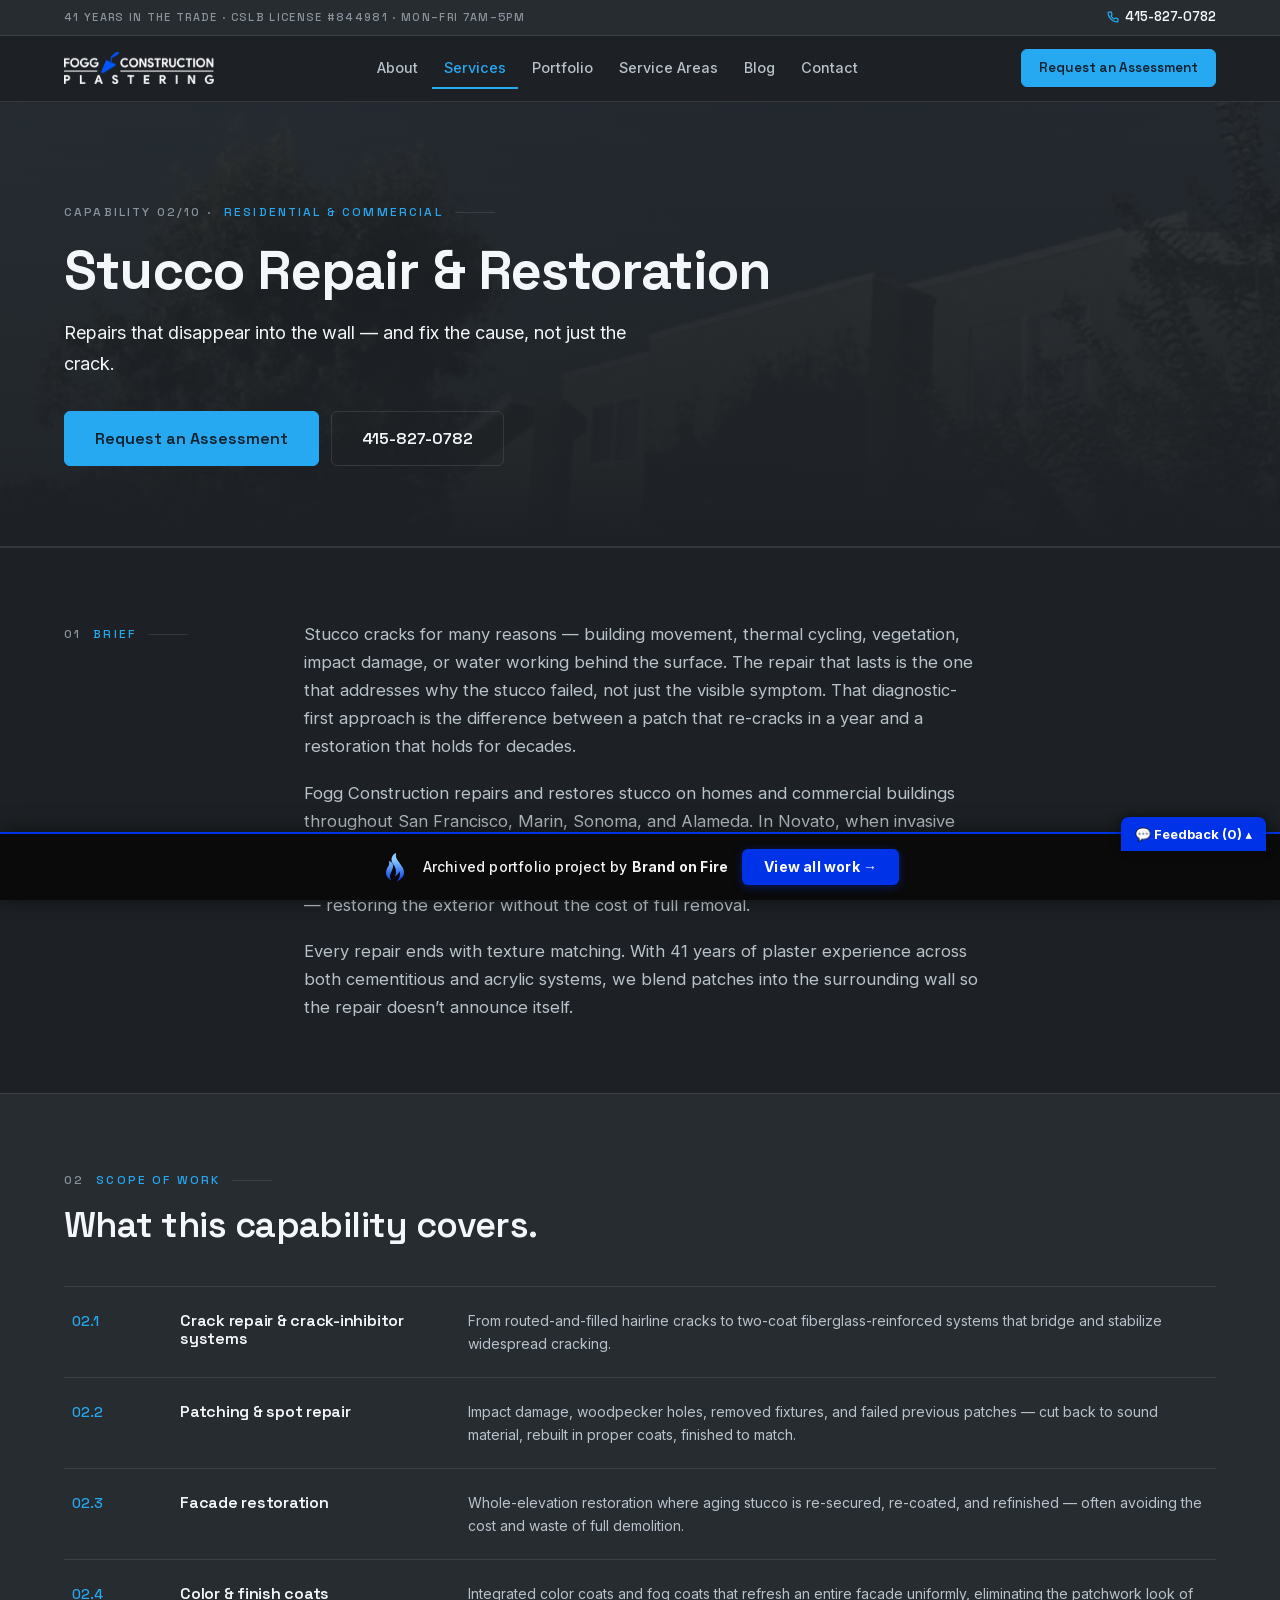
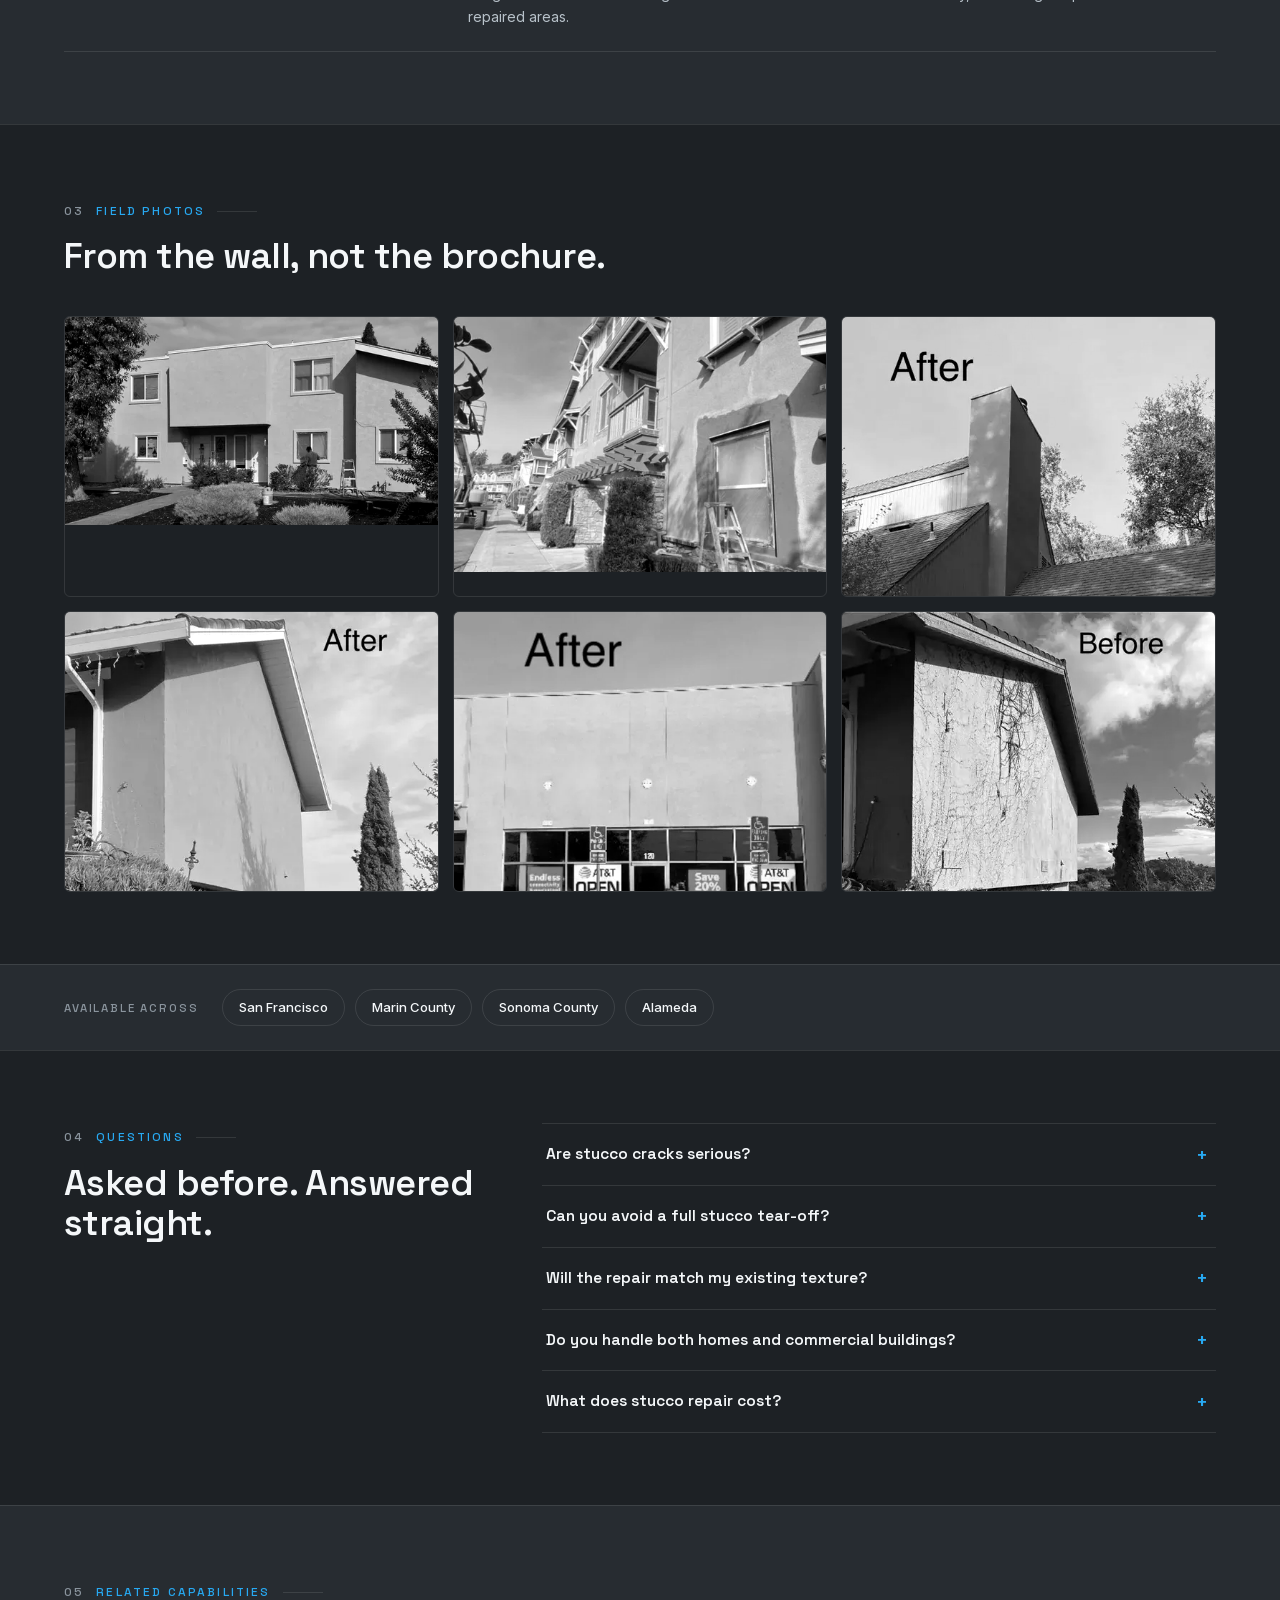
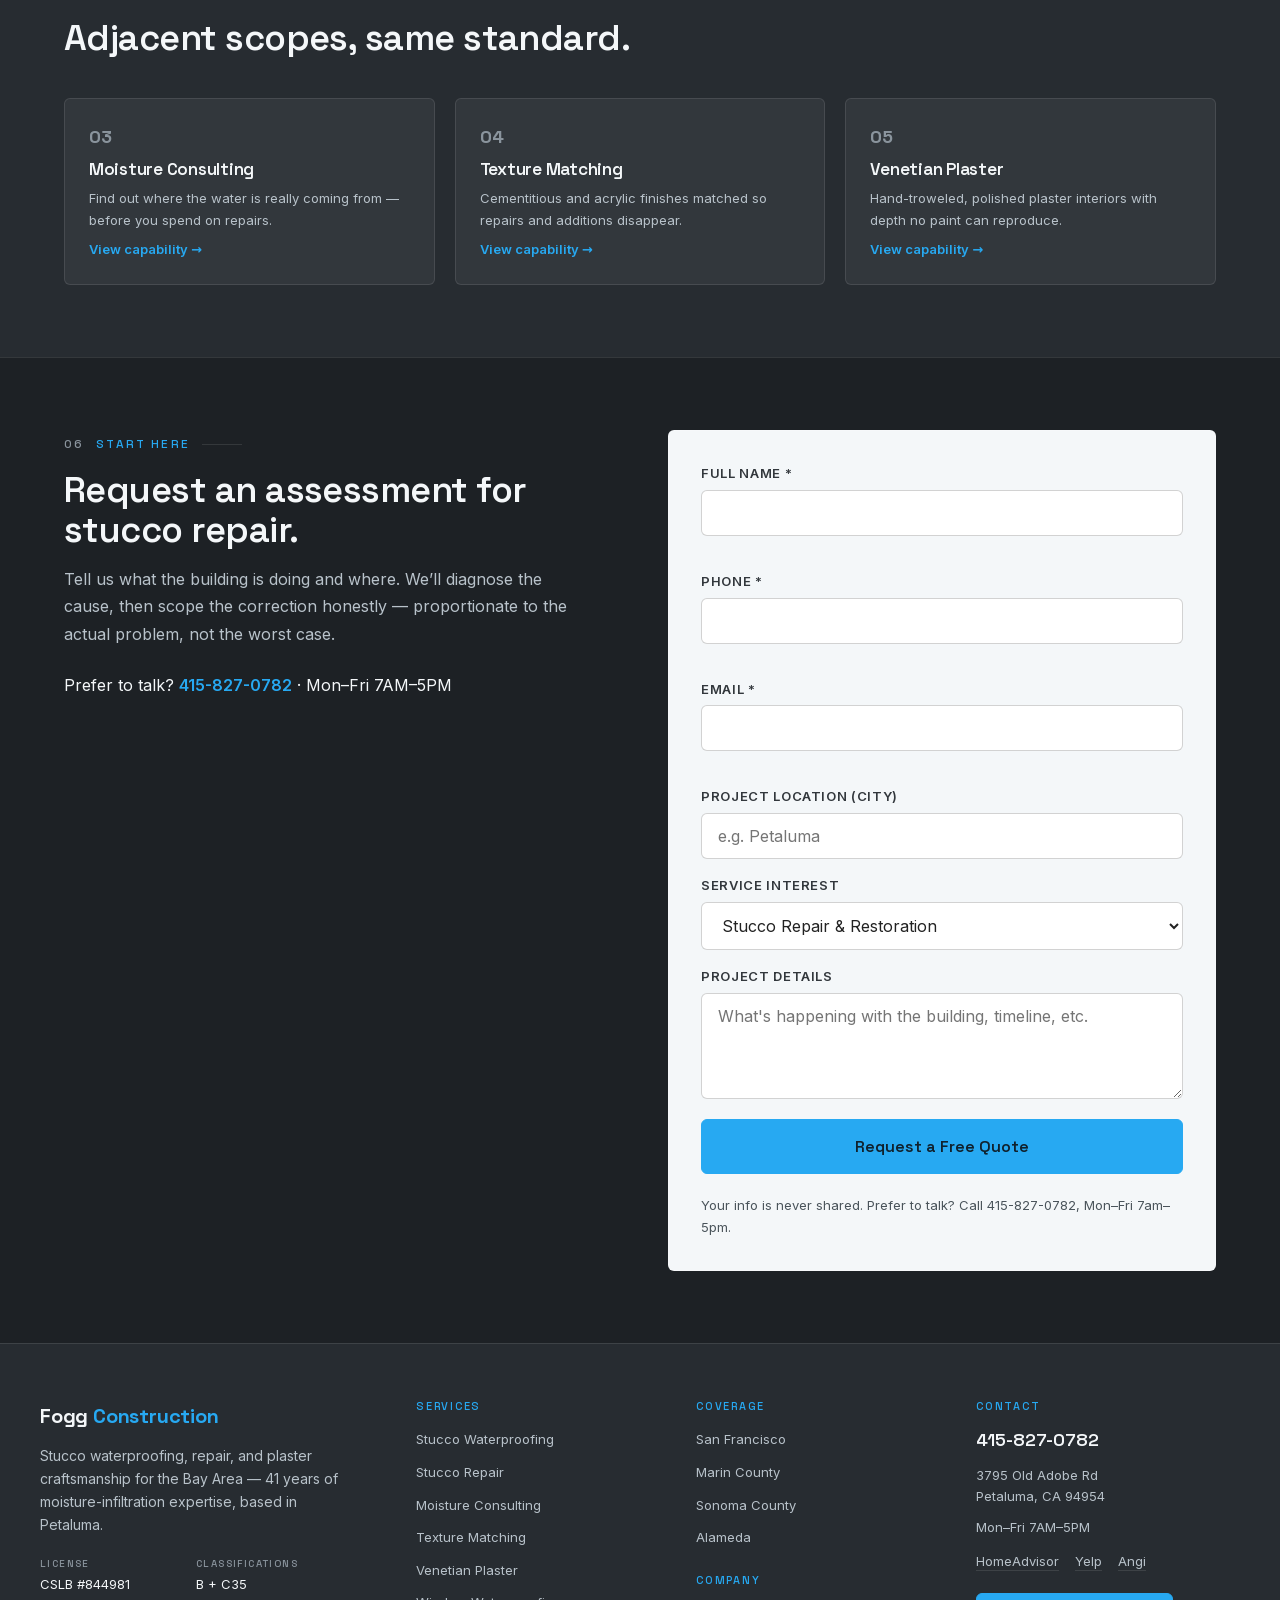
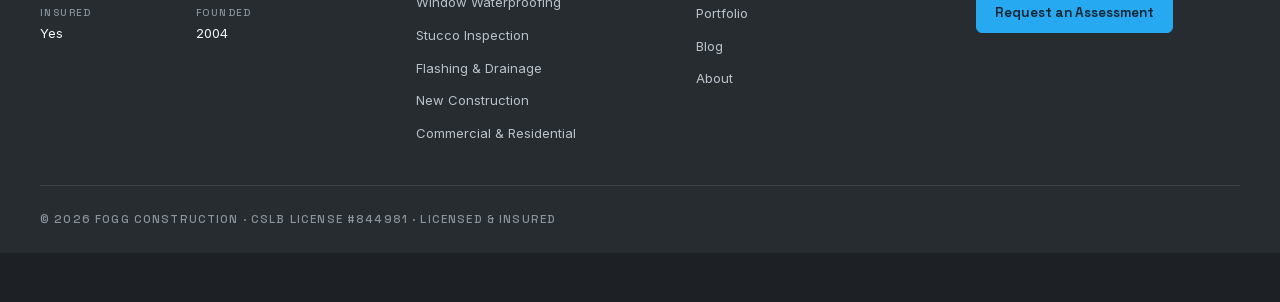
<file: services/stucco-repair-restoration/index.html>
<!doctype html><html lang="en" data-bofp="0"><head><meta charset="utf-8"><meta name="viewport" content="width=device-width,initial-scale=1"><title>Stucco Repair — Bay Area | Fogg Construction</title><meta name="description" content="Stucco Repair for Bay Area homes and commercial buildings — San Francisco, Marin, Sonoma &amp; Alameda. 41 years of expertise. Call 415-827-0782."><link rel="canonical" href="/services/stucco-repair-restoration/"><meta name="robots" content="index, follow, max-image-preview:large, max-snippet:-1, max-video-preview:-1"><meta property="og:type" content="website"><meta property="og:title" content="Stucco Repair — Bay Area | Fogg Construction"><meta property="og:description" content="Stucco Repair for Bay Area homes and commercial buildings — San Francisco, Marin, Sonoma &amp; Alameda. 41 years of expertise. Call 415-827-0782."><meta property="og:url" content="/services/stucco-repair-restoration/"><meta property="og:site_name" content="Fogg Construction"><meta property="og:image" content="/assets/images/og-default.jpg"><meta property="og:locale" content="en_US"><meta name="twitter:card" content="summary_large_image"><meta name="twitter:title" content="Stucco Repair — Bay Area | Fogg Construction"><meta name="twitter:description" content="Stucco Repair for Bay Area homes and commercial buildings — San Francisco, Marin, Sonoma &amp; Alameda. 41 years of expertise. Call 415-827-0782."><meta name="twitter:image" content="/assets/images/og-default.jpg"><meta name="geo.region" content="US-CA"><meta name="geo.placename" content="Petaluma, Sonoma County, CA"><meta name="geo.position" content="38.253215;-122.567448"><meta name="ICBM" content="38.253215, -122.567448"><link rel="icon" type="image/svg+xml" href="/favicon.svg"><link rel="icon" type="image/png" href="/favicon.png"><link rel="apple-touch-icon" href="/favicon.png"><link rel="manifest" href="/manifest.json"><meta name="theme-color" content="#32373c"><link rel="stylesheet" href="../../style.css"><style>[data-bofp="0"]{background-color:#1d2125!important}[data-bofp="1"]{background-color:#1d2125!important;color:#b8c2ca!important}[data-bofp="2"]{background-color:#1d2125!important;color:#b8c2ca!important}[data-bofp="3"]{background-color:#1d2125!important;color:#b8c2ca!important}[data-bofp="4"]{background-color:#272c31!important;color:#b8c2ca!important}[data-bofp="5"]{background-color:#272c31!important;color:#b8c2ca!important}[data-bofp="6"]{background-color:#272c31!important;color:#b8c2ca!important}[data-bofp="7"]{background-color:#272c31!important;color:#b8c2ca!important}</style><meta name="robots" content="noindex, nofollow"></head> <body data-bofp="1"> <a class="sr-only" href="#content">Skip to content</a> <header class="hb" id="hb" data-astro-cid-hc4cwfqd="" data-bofp="2"> <div class="hb-util" data-astro-cid-hc4cwfqd=""> <div class="hb-util-inner" data-astro-cid-hc4cwfqd=""> <p class="hb-util-meta" data-astro-cid-hc4cwfqd="">41 Years in the Trade · CSLB License #844981 · Mon–Fri 7AM–5PM</p> <a class="hb-util-phone" href="tel:+14158270782" data-astro-cid-hc4cwfqd=""> <svg width="12" height="12" viewBox="0 0 24 24" fill="none" stroke="currentColor" stroke-width="2.5" aria-hidden="true" data-astro-cid-hc4cwfqd=""><path d="M22 16.92v3a2 2 0 0 1-2.18 2 19.79 19.79 0 0 1-8.63-3.07 19.5 19.5 0 0 1-6-6 19.79 19.79 0 0 1-3.07-8.67A2 2 0 0 1 4.11 2h3a2 2 0 0 1 2 1.72 12.84 12.84 0 0 0 .7 2.81 2 2 0 0 1-.45 2.11L8.09 9.91a16 16 0 0 0 6 6l1.27-1.27a2 2 0 0 1 2.11-.45 12.84 12.84 0 0 0 2.81.7A2 2 0 0 1 22 16.92z" data-astro-cid-hc4cwfqd=""></path></svg> 415-827-0782 </a> </div> </div> <div class="hb-main" data-astro-cid-hc4cwfqd="" data-bofp="3"> <div class="hb-inner" data-astro-cid-hc4cwfqd=""> <a href="../../index.html" class="hb-logo" aria-label="Fogg Construction — home" data-astro-cid-hc4cwfqd=""> <img src="../../_a/aed684697bbf.svg" alt="Fogg Construction" width="150" height="32" data-astro-cid-hc4cwfqd="" decoding="sync"> </a> <nav class="hb-nav" aria-label="Primary" data-astro-cid-hc4cwfqd=""> <a href="../../about/index.html" class="" data-astro-cid-hc4cwfqd="">About</a><a href="../../services/index.html" class="is-active" aria-current="page" data-astro-cid-hc4cwfqd="">Services</a><a href="../../portfolio/index.html" class="" data-astro-cid-hc4cwfqd="">Portfolio</a><a href="../../service-areas/index.html" class="" data-astro-cid-hc4cwfqd="">Service Areas</a><a href="../../blog/index.html" class="" data-astro-cid-hc4cwfqd="">Blog</a><a href="../../contact/index.html" class="" data-astro-cid-hc4cwfqd="">Contact</a> </nav> <a href="../../contact/index.html" class="hb-cta b-btn b-btn--primary" data-astro-cid-hc4cwfqd="">Request an Assessment</a> <button class="hb-burger" id="hb-burger" aria-expanded="false" aria-controls="hb-mobile" aria-label="Open menu" data-astro-cid-hc4cwfqd=""> <span data-astro-cid-hc4cwfqd=""></span><span data-astro-cid-hc4cwfqd=""></span><span data-astro-cid-hc4cwfqd=""></span> </button> </div> </div> <nav class="hb-mobile" id="hb-mobile" hidden="" aria-label="Mobile" data-astro-cid-hc4cwfqd=""> <a href="../../index.html" data-astro-cid-hc4cwfqd="">Home</a> <a href="../../about/index.html" data-astro-cid-hc4cwfqd="">About</a> <a href="../../services/index.html" data-astro-cid-hc4cwfqd="">Services</a> <a class="hb-mobile-sub" href="../../services/stucco-waterproofing-moisture-barrier/index.html" data-astro-cid-hc4cwfqd="">· Stucco Waterproofing</a><a class="hb-mobile-sub" href="../../services/stucco-repair-restoration/index.html" data-astro-cid-hc4cwfqd="">· Stucco Repair</a><a class="hb-mobile-sub" href="../../services/moisture-infiltration-consulting/index.html" data-astro-cid-hc4cwfqd="">· Moisture Consulting</a><a class="hb-mobile-sub" href="../../services/custom-stucco-texture-matching/index.html" data-astro-cid-hc4cwfqd="">· Texture Matching</a><a class="hb-mobile-sub" href="../../services/venetian-plaster/index.html" data-astro-cid-hc4cwfqd="">· Venetian Plaster</a><a class="hb-mobile-sub" href="../../services/window-installation-waterproofing/index.html" data-astro-cid-hc4cwfqd="">· Window Waterproofing</a><a class="hb-mobile-sub" href="#" data-astro-cid-hc4cwfqd="">· Stucco Inspection</a><a class="hb-mobile-sub" href="#" data-astro-cid-hc4cwfqd="">· Flashing &amp; Drainage</a><a class="hb-mobile-sub" href="#" data-astro-cid-hc4cwfqd="">· New Construction</a><a class="hb-mobile-sub" href="#" data-astro-cid-hc4cwfqd="">· Commercial &amp; Residential</a> <a href="../../portfolio/index.html" data-astro-cid-hc4cwfqd="">Portfolio</a> <a href="../../service-areas/index.html" data-astro-cid-hc4cwfqd="">Service Areas</a> <a href="../../blog/index.html" data-astro-cid-hc4cwfqd="">Blog</a> <a href="../../contact/index.html" data-astro-cid-hc4cwfqd="">Contact</a> <a class="hb-mobile-cta" href="../../contact/index.html" data-astro-cid-hc4cwfqd="">Request an Assessment</a> <a class="hb-mobile-call" href="tel:+14158270782" data-astro-cid-hc4cwfqd="">Call 415-827-0782</a> </nav> </header> <main id="content"> <section class="sd-hero" data-astro-cid-tcy35dad=""> <div class="sd-hero-bg" aria-hidden="true" data-astro-cid-tcy35dad=""> <img src="../../_a/e68ce07208c8.webp" alt="" fetchpriority="high" data-astro-cid-tcy35dad="true" decoding="sync" width="1000" height="563"> </div> <div class="b-container sd-hero-inner" data-astro-cid-tcy35dad=""> <span class="b-label" data-astro-cid-tcy35dad=""><span class="b-label-num" data-astro-cid-tcy35dad="">Capability 02/10 ·</span> Residential &amp; Commercial</span> <h1 data-astro-cid-tcy35dad="">Stucco Repair &amp; Restoration</h1> <p class="sd-tagline" data-astro-cid-tcy35dad="">Repairs that disappear into the wall — and fix the cause, not just the crack.</p> <div class="sd-hero-actions" data-astro-cid-tcy35dad=""> <a href="#sd-form" class="b-btn b-btn--primary b-btn--lg" data-astro-cid-tcy35dad="">Request an Assessment</a> <a href="tel:+14158270782" class="b-btn b-btn--ghost b-btn--lg" data-astro-cid-tcy35dad="">415-827-0782</a> </div> </div> </section> <section class="b-section b-section--line" data-astro-cid-tcy35dad=""> <div class="b-container sd-intro-grid" data-astro-cid-tcy35dad=""> <div class="sd-intro-label" data-astro-cid-tcy35dad=""> <span class="b-label" data-astro-cid-tcy35dad=""><span class="b-label-num" data-astro-cid-tcy35dad="">01</span> Brief</span> </div> <div class="sd-intro" data-astro-cid-tcy35dad=""> <p data-astro-cid-tcy35dad="">Stucco cracks for many reasons — building movement, thermal cycling, vegetation, impact damage, or water working behind the surface. The repair that lasts is the one that addresses why the stucco failed, not just the visible symptom. That diagnostic-first approach is the difference between a patch that re-cracks in a year and a restoration that holds for decades.</p><p data-astro-cid-tcy35dad="">Fogg Construction repairs and restores stucco on homes and commercial buildings throughout San Francisco, Marin, Sonoma, and Alameda. In Novato, when invasive vines had penetrated stucco cracks and compromised the water barrier beneath, we applied a two-coat fiberglass crack-inhibitor system and a fresh colored texture coat — restoring the exterior without the cost of full removal.</p><p data-astro-cid-tcy35dad="">Every repair ends with texture matching. With 41 years of plaster experience across both cementitious and acrylic systems, we blend patches into the surrounding wall so the repair doesn’t announce itself.</p> </div> </div> </section> <section class="b-section b-section--line b-section--panel" data-astro-cid-tcy35dad="" data-bofp="4"> <div class="b-container" data-astro-cid-tcy35dad=""> <div class="b-sec-head" data-astro-cid-tcy35dad=""> <span class="b-label" data-astro-cid-tcy35dad=""><span class="b-label-num" data-astro-cid-tcy35dad="">02</span> Scope of Work</span> <h2 data-astro-cid-tcy35dad="">What this capability covers.</h2> </div> <div class="sd-scope" data-astro-cid-tcy35dad=""> <div class="sd-scope-row" data-astro-cid-tcy35dad=""> <span class="sd-scope-num" data-astro-cid-tcy35dad="">02.1</span> <h3 data-astro-cid-tcy35dad="">Crack repair &amp; crack-inhibitor systems</h3> <p data-astro-cid-tcy35dad="">From routed-and-filled hairline cracks to two-coat fiberglass-reinforced systems that bridge and stabilize widespread cracking.</p> </div><div class="sd-scope-row" data-astro-cid-tcy35dad=""> <span class="sd-scope-num" data-astro-cid-tcy35dad="">02.2</span> <h3 data-astro-cid-tcy35dad="">Patching &amp; spot repair</h3> <p data-astro-cid-tcy35dad="">Impact damage, woodpecker holes, removed fixtures, and failed previous patches — cut back to sound material, rebuilt in proper coats, finished to match.</p> </div><div class="sd-scope-row" data-astro-cid-tcy35dad=""> <span class="sd-scope-num" data-astro-cid-tcy35dad="">02.3</span> <h3 data-astro-cid-tcy35dad="">Facade restoration</h3> <p data-astro-cid-tcy35dad="">Whole-elevation restoration where aging stucco is re-secured, re-coated, and refinished — often avoiding the cost and waste of full demolition.</p> </div><div class="sd-scope-row" data-astro-cid-tcy35dad=""> <span class="sd-scope-num" data-astro-cid-tcy35dad="">02.4</span> <h3 data-astro-cid-tcy35dad="">Color &amp; finish coats</h3> <p data-astro-cid-tcy35dad="">Integrated color coats and fog coats that refresh an entire facade uniformly, eliminating the patchwork look of repaired areas.</p> </div> </div> </div> </section> <section class="b-section b-section--line" data-astro-cid-tcy35dad=""> <div class="b-container" data-astro-cid-tcy35dad=""> <div class="b-sec-head" data-astro-cid-tcy35dad=""> <span class="b-label" data-astro-cid-tcy35dad=""><span class="b-label-num" data-astro-cid-tcy35dad="">03</span> Field Photos</span> <h2 data-astro-cid-tcy35dad="">From the wall, not the brochure.</h2> </div> <div class="sd-gallery" data-astro-cid-tcy35dad=""> <a class="sd-shot b-mono" href="#" data-lightbox-trigger="" data-lightbox-group="service-gallery" data-lightbox-src="/_assets/fresh-stucco-finish-coat-townhome-hero.TOKL8S9N.jpg" data-lightbox-alt="Crew member detailing a window on a townhome with a freshly applied stucco finish coat — stucco repair and restoration" data-lightbox-caption="Finish coat going on a re-stuccoed townhome" data-astro-cid-tcy35dad=""> <img src="../../_a/b87e13264c42.webp" alt="Crew member detailing a window on a townhome with a freshly applied stucco finish coat — stucco repair and restoration" data-astro-cid-tcy35dad="true" decoding="sync" width="1200" height="667"> </a><a class="sd-shot b-mono" href="#" data-lightbox-trigger="" data-lightbox-group="service-gallery" data-lightbox-src="/_assets/stucco-window-surround-craftsman-townhome.BUKFzzKq.jpg" data-lightbox-alt="Stucco base coat applied around a window opening on a craftsman townhome, with boom lift on site — window patching and restoration" data-lightbox-caption="Window surround patching in progress" data-astro-cid-tcy35dad=""> <img src="../../_a/807203cc4c64.webp" alt="Stucco base coat applied around a window opening on a craftsman townhome, with boom lift on site — window patching and restoration" data-astro-cid-tcy35dad="true" decoding="sync" width="645" height="440"> </a><a class="sd-shot b-mono" href="#" data-lightbox-trigger="" data-lightbox-group="service-gallery" data-lightbox-src="/_assets/stucco-clad-chimney-after-waterproofing.Brs3isas.jpg" data-lightbox-alt="Chimney re-clad in smooth stucco matched to the home's siding color (after) — brick facade waterproofing" data-lightbox-caption="Waterproofed, stucco-clad chimney, after" data-astro-cid-tcy35dad=""> <img src="../../_a/7a24e806de5c.webp" alt="Chimney re-clad in smooth stucco matched to the home's siding color (after) — brick facade waterproofing" data-astro-cid-tcy35dad="true" decoding="sync" width="725" height="1265"> </a><a class="sd-shot b-mono" href="#" data-lightbox-trigger="" data-lightbox-group="service-gallery" data-lightbox-src="/_assets/restored-smooth-stucco-finish-novato.D_jR0dbE.jpg" data-lightbox-alt="Restored wall with a smooth new stucco finish on a hillside home (after) — stucco restoration in Novato" data-lightbox-caption="Restored stucco finish, after" data-astro-cid-tcy35dad=""> <img src="../../_a/45f9038450eb.webp" alt="Restored wall with a smooth new stucco finish on a hillside home (after) — stucco restoration in Novato" data-astro-cid-tcy35dad="true" decoding="sync" width="750" height="1041"> </a><a class="sd-shot b-mono" href="#" data-lightbox-trigger="" data-lightbox-group="service-gallery" data-lightbox-src="/_assets/att-store-completed-stucco-facade-after.DpIu4EAG.jpg" data-lightbox-alt="Completed stucco facade at the AT&amp;T store (after) — commercial stucco repair in the Bay Area" data-lightbox-caption="Restored storefront facade, after" data-astro-cid-tcy35dad=""> <img src="../../_a/0f3e73576b78.webp" alt="Completed stucco facade at the AT&amp;T store (after) — commercial stucco repair in the Bay Area" data-astro-cid-tcy35dad="true" decoding="sync" width="750" height="800"> </a><a class="sd-shot b-mono" href="#" data-lightbox-trigger="" data-lightbox-group="service-gallery" data-lightbox-src="/_assets/cracked-stucco-wall-before-restoration-novato.BhxeI2wE.jpg" data-lightbox-alt="Cracked, vine-damaged stucco wall on a hillside home (before) — stucco restoration in Novato" data-lightbox-caption="Weathered stucco wall, before" data-astro-cid-tcy35dad=""> <img src="../../_a/a9492e6f68e6.webp" alt="Cracked, vine-damaged stucco wall on a hillside home (before) — stucco restoration in Novato" data-astro-cid-tcy35dad="true" decoding="sync" width="750" height="998"> </a> </div> </div> </section> <section class="sd-regions b-section--line" data-astro-cid-tcy35dad="" data-bofp="5"> <div class="b-container sd-regions-inner" data-astro-cid-tcy35dad=""> <span class="sd-regions-label" data-astro-cid-tcy35dad="">Available across</span> <div class="sd-regions-links" data-astro-cid-tcy35dad=""> <a class="sd-region-link" href="#" data-astro-cid-tcy35dad="">San Francisco</a><a class="sd-region-link" href="#" data-astro-cid-tcy35dad="">Marin County</a><a class="sd-region-link" href="#" data-astro-cid-tcy35dad="">Sonoma County</a><a class="sd-region-link" href="#" data-astro-cid-tcy35dad="">Alameda</a> </div> </div> </section> <section class="b-section b-section--line" data-astro-cid-tcy35dad=""> <div class="b-container sd-faq-grid" data-astro-cid-tcy35dad=""> <div class="sd-faq-intro" data-astro-cid-tcy35dad=""> <span class="b-label" data-astro-cid-tcy35dad=""><span class="b-label-num" data-astro-cid-tcy35dad="">04</span> Questions</span> <h2 data-astro-cid-tcy35dad="">Asked before. Answered straight.</h2> </div> <div class="sd-faqs" data-astro-cid-tcy35dad=""> <details class="sd-faq" data-astro-cid-tcy35dad=""> <summary data-astro-cid-tcy35dad="">Are stucco cracks serious?</summary> <p data-astro-cid-tcy35dad="">Hairline cracking is common and often cosmetic — but cracks are also the path water takes to the barrier behind the stucco. Cracks that are widening, concentrated around openings, or paired with staining or soft areas deserve an inspection, because the real damage from a stucco crack usually happens behind the wall.</p> </details><details class="sd-faq" data-astro-cid-tcy35dad=""> <summary data-astro-cid-tcy35dad="">Can you avoid a full stucco tear-off?</summary> <p data-astro-cid-tcy35dad="">Frequently, yes. If the structure behind the stucco is sound, systems like a two-coat fiberglass crack inhibitor can reinforce the existing wall and prevent further damage — as we did for a Novato home where vines had compromised the surface. We recommend tear-off only when inspection shows the barrier or framing genuinely needs it.</p> </details><details class="sd-faq" data-astro-cid-tcy35dad=""> <summary data-astro-cid-tcy35dad="">Will the repair match my existing texture?</summary> <p data-astro-cid-tcy35dad="">Texture matching is one of our core specialties. We match both cementitious and acrylic finishes — sand, dash, lace, smooth troweled, and custom historic textures — and finish with color or fog coats so repairs blend with the surrounding wall.</p> </details><details class="sd-faq" data-astro-cid-tcy35dad=""> <summary data-astro-cid-tcy35dad="">Do you handle both homes and commercial buildings?</summary> <p data-astro-cid-tcy35dad="">Yes. Recent work ranges from residential facades in Novato and Santa Rosa to commercial restorations like the AT&amp;T store facade, where we corrected severe water intrusion and rebuilt the stucco for a durable, leak-free result.</p> </details><details class="sd-faq" data-astro-cid-tcy35dad=""> <summary data-astro-cid-tcy35dad="">What does stucco repair cost?</summary> <p data-astro-cid-tcy35dad="">It depends entirely on cause and extent — a localized patch is a very different scope from a facade with barrier failure. We start with an honest assessment of what’s actually wrong, then provide a clear estimate matched to the real problem, not the worst case.</p> </details> </div> </div> </section> <section class="b-section b-section--line b-section--panel" data-astro-cid-tcy35dad="" data-bofp="6"> <div class="b-container" data-astro-cid-tcy35dad=""> <div class="b-sec-head" data-astro-cid-tcy35dad=""> <span class="b-label" data-astro-cid-tcy35dad=""><span class="b-label-num" data-astro-cid-tcy35dad="">05</span> Related Capabilities</span> <h2 data-astro-cid-tcy35dad="">Adjacent scopes, same standard.</h2> </div> <div class="sd-related" data-astro-cid-tcy35dad=""> <a class="sd-rel" href="../../services/moisture-infiltration-consulting/index.html" data-astro-cid-tcy35dad=""> <span class="sd-rel-num" data-astro-cid-tcy35dad="">03</span> <h3 data-astro-cid-tcy35dad="">Moisture Consulting</h3> <p data-astro-cid-tcy35dad="">Find out where the water is really coming from — before you spend on repairs.</p> <span class="b-link" data-astro-cid-tcy35dad="">View capability →</span> </a><a class="sd-rel" href="../../services/custom-stucco-texture-matching/index.html" data-astro-cid-tcy35dad=""> <span class="sd-rel-num" data-astro-cid-tcy35dad="">04</span> <h3 data-astro-cid-tcy35dad="">Texture Matching</h3> <p data-astro-cid-tcy35dad="">Cementitious and acrylic finishes matched so repairs and additions disappear.</p> <span class="b-link" data-astro-cid-tcy35dad="">View capability →</span> </a><a class="sd-rel" href="../../services/venetian-plaster/index.html" data-astro-cid-tcy35dad=""> <span class="sd-rel-num" data-astro-cid-tcy35dad="">05</span> <h3 data-astro-cid-tcy35dad="">Venetian Plaster</h3> <p data-astro-cid-tcy35dad="">Hand-troweled, polished plaster interiors with depth no paint can reproduce.</p> <span class="b-link" data-astro-cid-tcy35dad="">View capability →</span> </a> </div> </div> </section> <section class="b-section b-section--line" id="sd-form" data-astro-cid-tcy35dad=""> <div class="b-container sd-cta-grid" data-astro-cid-tcy35dad=""> <div class="sd-cta-text" data-astro-cid-tcy35dad=""> <span class="b-label" data-astro-cid-tcy35dad=""><span class="b-label-num" data-astro-cid-tcy35dad="">06</span> Start Here</span> <h2 data-astro-cid-tcy35dad="">Request an assessment for stucco repair.</h2> <p data-astro-cid-tcy35dad=""> Tell us what the building is doing and where. We’ll diagnose the cause, then scope the correction honestly — proportionate to the actual problem, not the worst case. </p> <p class="sd-cta-direct" data-astro-cid-tcy35dad=""> Prefer to talk? <a class="b-link" href="tel:+14158270782" data-astro-cid-tcy35dad="">415-827-0782</a> · Mon–Fri 7AM–5PM </p> </div> <div class="b-form-card" data-astro-cid-tcy35dad=""> <form class="contact-form contact-form--compact" id="contact-form" name="contact" netlify-honeypot="bot-field" method="POST" action="/api/contact" novalidate="" data-astro-cid-6vgcpqee=""> <p class="hp" data-astro-cid-6vgcpqee=""><label data-astro-cid-6vgcpqee="">Don't fill this out: <input name="bot-field" tabindex="-1" autocomplete="off" data-astro-cid-6vgcpqee=""></label></p> <div class="form-grid" data-astro-cid-6vgcpqee=""> <label class="field" data-astro-cid-6vgcpqee=""> <span class="field__label" data-astro-cid-6vgcpqee="">Full name <abbr title="required" data-astro-cid-6vgcpqee="">*</abbr></span> <input type="text" name="name" required="" autocomplete="name" data-astro-cid-6vgcpqee=""> <span class="field__error" data-error-for="name" data-astro-cid-6vgcpqee=""></span> </label> <label class="field" data-astro-cid-6vgcpqee=""> <span class="field__label" data-astro-cid-6vgcpqee="">Phone <abbr title="required" data-astro-cid-6vgcpqee="">*</abbr></span> <input type="tel" name="phone" required="" autocomplete="tel" data-astro-cid-6vgcpqee=""> <span class="field__error" data-error-for="phone" data-astro-cid-6vgcpqee=""></span> </label> <label class="field field--full" data-astro-cid-6vgcpqee=""> <span class="field__label" data-astro-cid-6vgcpqee="">Email <abbr title="required" data-astro-cid-6vgcpqee="">*</abbr></span> <input type="email" name="email" required="" autocomplete="email" data-astro-cid-6vgcpqee=""> <span class="field__error" data-error-for="email" data-astro-cid-6vgcpqee=""></span> </label> <label class="field field--full" data-astro-cid-6vgcpqee=""> <span class="field__label" data-astro-cid-6vgcpqee="">Project location (city)</span> <input type="text" name="city" placeholder="e.g. Petaluma" autocomplete="address-level2" data-astro-cid-6vgcpqee=""> </label> <label class="field field--full" data-astro-cid-6vgcpqee=""> <span class="field__label" data-astro-cid-6vgcpqee="">Service interest</span> <select name="service" data-astro-cid-6vgcpqee=""> <option value="" data-astro-cid-6vgcpqee="">— Select a service —</option> <option value="stucco-waterproofing-moisture-barrier" data-astro-cid-6vgcpqee="">Stucco Waterproofing &amp; Moisture Barrier Systems</option><option value="stucco-repair-restoration" selected="" data-astro-cid-6vgcpqee="">Stucco Repair &amp; Restoration</option><option value="moisture-infiltration-consulting" data-astro-cid-6vgcpqee="">Exterior Envelope Moisture Infiltration Consulting</option><option value="custom-stucco-texture-matching" data-astro-cid-6vgcpqee="">Custom Stucco Texture Matching</option><option value="venetian-plaster" data-astro-cid-6vgcpqee="">Interior Venetian Plaster Applications</option><option value="window-installation-waterproofing" data-astro-cid-6vgcpqee="">Window Installation &amp; Waterproofing</option><option value="stucco-inspection-correction" data-astro-cid-6vgcpqee="">Stucco Inspection &amp; Correction</option><option value="flashing-drainage-improvements" data-astro-cid-6vgcpqee="">Flashing &amp; Drainage System Improvements</option><option value="new-construction-stucco-plaster" data-astro-cid-6vgcpqee="">New Construction Stucco &amp; Plaster Solutions</option><option value="commercial-residential-stucco" data-astro-cid-6vgcpqee="">Commercial &amp; Residential Stucco Services</option> <option value="other" data-astro-cid-6vgcpqee="">Not sure / other</option> </select> </label> <label class="field field--full" data-astro-cid-6vgcpqee=""> <span class="field__label" data-astro-cid-6vgcpqee="">Project details</span> <textarea name="message" rows="4" placeholder="What's happening with the building, timeline, etc." data-astro-cid-6vgcpqee=""></textarea> </label> </div> <button type="submit" class="btn btn--primary btn--lg" data-astro-cid-6vgcpqee="">Request a Free Quote</button> <p class="form-note" data-astro-cid-6vgcpqee="">Your info is never shared. Prefer to talk? Call 415-827-0782, Mon–Fri 7am–5pm.</p> </form> </div> </div> </section> <div class="lb-overlay" id="osp-lightbox" hidden="" role="dialog" aria-modal="true" aria-label="Image gallery"> <button class="lb-close" id="lb-close" aria-label="Close gallery">×</button> <button class="lb-prev" id="lb-prev" aria-label="Previous image">‹</button> <figure class="lb-figure"> <img id="lb-image" alt="" decoding="sync"> <figcaption id="lb-caption"></figcaption> </figure> <button class="lb-next" id="lb-next" aria-label="Next image">›</button> <span class="lb-counter" id="lb-counter"></span> </div> </main> <footer class="fb" data-astro-cid-l6v3njuw=""> <div class="fb-main" data-astro-cid-l6v3njuw="" data-bofp="7"> <div class="fb-grid" data-astro-cid-l6v3njuw=""> <div class="fb-brand" data-astro-cid-l6v3njuw=""> <span class="fb-name" data-astro-cid-l6v3njuw="">Fogg <em data-astro-cid-l6v3njuw="">Construction</em></span> <p data-astro-cid-l6v3njuw="">Stucco waterproofing, repair, and plaster craftsmanship for the Bay Area — 41 years of moisture-infiltration expertise, based in Petaluma.</p> <dl class="fb-cred" data-astro-cid-l6v3njuw=""> <div data-astro-cid-l6v3njuw=""><dt data-astro-cid-l6v3njuw="">License</dt><dd data-astro-cid-l6v3njuw="">CSLB #844981</dd></div> <div data-astro-cid-l6v3njuw=""><dt data-astro-cid-l6v3njuw="">Classifications</dt><dd data-astro-cid-l6v3njuw="">B + C35</dd></div> <div data-astro-cid-l6v3njuw=""><dt data-astro-cid-l6v3njuw="">Insured</dt><dd data-astro-cid-l6v3njuw="">Yes</dd></div> <div data-astro-cid-l6v3njuw=""><dt data-astro-cid-l6v3njuw="">Founded</dt><dd data-astro-cid-l6v3njuw="">2004</dd></div> </dl> </div> <div class="fb-col" data-astro-cid-l6v3njuw=""> <h4 data-astro-cid-l6v3njuw="">Services</h4> <ul data-astro-cid-l6v3njuw=""> <li data-astro-cid-l6v3njuw=""><a href="../../services/stucco-waterproofing-moisture-barrier/index.html" data-astro-cid-l6v3njuw="">Stucco Waterproofing</a></li><li data-astro-cid-l6v3njuw=""><a href="../../services/stucco-repair-restoration/index.html" data-astro-cid-l6v3njuw="">Stucco Repair</a></li><li data-astro-cid-l6v3njuw=""><a href="../../services/moisture-infiltration-consulting/index.html" data-astro-cid-l6v3njuw="">Moisture Consulting</a></li><li data-astro-cid-l6v3njuw=""><a href="../../services/custom-stucco-texture-matching/index.html" data-astro-cid-l6v3njuw="">Texture Matching</a></li><li data-astro-cid-l6v3njuw=""><a href="../../services/venetian-plaster/index.html" data-astro-cid-l6v3njuw="">Venetian Plaster</a></li><li data-astro-cid-l6v3njuw=""><a href="../../services/window-installation-waterproofing/index.html" data-astro-cid-l6v3njuw="">Window Waterproofing</a></li><li data-astro-cid-l6v3njuw=""><a href="#" data-astro-cid-l6v3njuw="">Stucco Inspection</a></li><li data-astro-cid-l6v3njuw=""><a href="#" data-astro-cid-l6v3njuw="">Flashing &amp; Drainage</a></li><li data-astro-cid-l6v3njuw=""><a href="#" data-astro-cid-l6v3njuw="">New Construction</a></li><li data-astro-cid-l6v3njuw=""><a href="#" data-astro-cid-l6v3njuw="">Commercial &amp; Residential</a></li> </ul> </div> <div class="fb-col" data-astro-cid-l6v3njuw=""> <h4 data-astro-cid-l6v3njuw="">Coverage</h4> <ul data-astro-cid-l6v3njuw=""> <li data-astro-cid-l6v3njuw=""><a href="#" data-astro-cid-l6v3njuw="">San Francisco</a></li><li data-astro-cid-l6v3njuw=""><a href="#" data-astro-cid-l6v3njuw="">Marin County</a></li><li data-astro-cid-l6v3njuw=""><a href="#" data-astro-cid-l6v3njuw="">Sonoma County</a></li><li data-astro-cid-l6v3njuw=""><a href="#" data-astro-cid-l6v3njuw="">Alameda</a></li> </ul> <h4 class="fb-col-h2" data-astro-cid-l6v3njuw="">Company</h4> <ul data-astro-cid-l6v3njuw=""> <li data-astro-cid-l6v3njuw=""><a href="../../portfolio/index.html" data-astro-cid-l6v3njuw="">Portfolio</a></li> <li data-astro-cid-l6v3njuw=""><a href="../../blog/index.html" data-astro-cid-l6v3njuw="">Blog</a></li> <li data-astro-cid-l6v3njuw=""><a href="../../about/index.html" data-astro-cid-l6v3njuw="">About</a></li> </ul> </div> <div class="fb-col" data-astro-cid-l6v3njuw=""> <h4 data-astro-cid-l6v3njuw="">Contact</h4> <p class="fb-phone" data-astro-cid-l6v3njuw=""><a href="tel:+14158270782" data-astro-cid-l6v3njuw="">415-827-0782</a></p> <p data-astro-cid-l6v3njuw="">3795 Old Adobe Rd<br data-astro-cid-l6v3njuw="">Petaluma, CA 94954</p> <p data-astro-cid-l6v3njuw="">Mon–Fri 7AM–5PM</p> <ul class="fb-profiles" data-astro-cid-l6v3njuw=""> <li data-astro-cid-l6v3njuw=""><a href="https://www.homeadvisor.com/rated.FoggConstruction.51681976.html" rel="noopener" target="_blank" data-astro-cid-l6v3njuw="">HomeAdvisor</a></li><li data-astro-cid-l6v3njuw=""><a href="https://www.yelp.com/biz/fogg-construction-stucco-santa-rosa" rel="noopener" target="_blank" data-astro-cid-l6v3njuw="">Yelp</a></li><li data-astro-cid-l6v3njuw=""><a href="https://www.angi.com/companylist/us/ca/petaluma/fogg-construction-reviews-9146171.htm" rel="noopener" target="_blank" data-astro-cid-l6v3njuw="">Angi</a></li> </ul> <a class="fb-cta b-btn b-btn--primary" href="../../contact/index.html" data-astro-cid-l6v3njuw="">Request an Assessment</a> </div> </div> <div class="fb-bottom" data-astro-cid-l6v3njuw=""> <span data-astro-cid-l6v3njuw="">© 2026 Fogg Construction · CSLB License #844981 · Licensed &amp; Insured</span> </div> </div> </footer><a href="https://brandonfire.com/portfolio/" id="bof-portfolio-bar" rel="noopener" style="position:fixed;left:0;right:0;bottom:0;z-index:2147483647;display:flex;align-items:center;justify-content:center;gap:10px;flex-wrap:wrap;background:#14181c;color:#fff!important;font-family:-apple-system,BlinkMacSystemFont,'Segoe UI',Roboto,Helvetica,Arial,sans-serif;font-size:13px;font-weight:500;line-height:1;letter-spacing:.2px;padding:11px 16px;text-decoration:none!important;box-shadow:0 -2px 14px rgba(0,0,0,.28);border-top:2px solid #e2542c;box-sizing:border-box"><span style="opacity:.92;color:#fff">Archived portfolio project by <strong style="font-weight:700;color:#fff">Brand&nbsp;on&nbsp;Fire</strong></span><span style="background:#e2542c;color:#fff;padding:6px 12px;border-radius:4px;font-weight:600;white-space:nowrap">View&nbsp;all&nbsp;work&nbsp;&rarr;</span></a><!-- bof-portfolio-bar --><a href="https://brandonfire.com/portfolio/" id="bof-portfolio-bar" rel="noopener" style="position:fixed;left:0;right:0;bottom:0;z-index:2147483647;display:flex;align-items:center;justify-content:center;gap:14px;flex-wrap:wrap;background:#0a0a0a;color:#ffffff !important;font-family:Inter,-apple-system,BlinkMacSystemFont,'Segoe UI',Roboto,Helvetica,Arial,sans-serif;font-size:14px;font-weight:500;line-height:1;letter-spacing:.2px;padding:15px 18px;text-decoration:none !important;box-shadow:0 -3px 22px rgba(0,0,0,.45);border-top:2px solid #0033e7;box-sizing:border-box;"><img src="[data-uri]" alt="" width="28" height="28" style="display:block;flex:0 0 auto;width:28px;height:28px;"><span style="opacity:.95;color:#fff;">Archived portfolio project by <strong style="font-weight:700;color:#fff;">Brand&nbsp;on&nbsp;Fire</strong></span><span style="background:#0033e7;color:#fff;padding:11px 22px;border-radius:6px;font-weight:700;font-size:14px;white-space:nowrap;box-shadow:0 2px 10px rgba(0,51,231,.4);">View&nbsp;all&nbsp;work&nbsp;&rarr;</span></a><script>(function(){function p(){var b=document.getElementById("bof-portfolio-bar");if(b&&document.body)document.body.style.setProperty("padding-bottom",b.offsetHeight+"px","important");}if(document.readyState!=="loading")p();else document.addEventListener("DOMContentLoaded",p);window.addEventListener("resize",p);})();</script><script>/* Brand on Fire portfolio feedback collector. One shared origin (brand-on-fire.github.io) => one shared
   localStorage; every comment is stamped with the site + page it was written on. Shadow DOM so the host
   site's CSS / pointer-events:none can't touch it. "Export all" copies everything for Claude. */
(function () {
  var K = 'bof_feedback', D = document;
  if (D.getElementById('bof-fb-host')) return;
  function L() { try { return JSON.parse(localStorage.getItem(K)) || []; } catch (e) { return []; } }
  function SV(a) { try { localStorage.setItem(K, JSON.stringify(a)); } catch (e) {} }
  function slug() { var p = location.pathname.split('/').filter(Boolean); return p[0] || '(home)'; }
  function pagePath() { var p = location.pathname.split('/').filter(Boolean); return '/' + p.slice(1).join('/') + (p.length > 1 ? '/' : ''); }
  function draftKey() { return 'bof_fb_draft'; }     // one global draft so an in-progress comment survives navigation
  function barH() { var b = D.getElementById('bof-portfolio-bar'); return b ? b.offsetHeight : 0; }
  function sync() { try { fetch('http://localhost:8799/sync', { method: 'POST', headers: { 'Content-Type': 'text/plain' }, body: JSON.stringify(L()), keepalive: true }).catch(function () {}); } catch (e) {} }
  function counts() { var a = L(), s = slug(), here = a.filter(function (c) { return c.site === s; }).length; return { here: here, total: a.length }; }
  var open = localStorage.getItem('bof_fb_open') === '1';

  var host = D.createElement('div'); host.id = 'bof-fb-host';
  host.style.cssText = 'all:initial;position:fixed;left:0;right:0;bottom:0;z-index:2147483647;pointer-events:none';
  var R = host.attachShadow({ mode: 'open' });
  R.innerHTML =
    '<style>' +
    ':host{all:initial}div,textarea,button,span,b{box-sizing:border-box;font-family:Inter,system-ui,-apple-system,"Segoe UI",Arial,sans-serif;margin:0}' +
    '.tog{position:fixed;right:14px;background:#0033e7;color:#fff;font-weight:700;font-size:13px;padding:9px 14px;border-radius:8px 8px 0 0;cursor:pointer;box-shadow:0 -2px 12px rgba(0,0,0,.45);pointer-events:auto;user-select:none}' +
    '.pan{position:fixed;left:0;right:0;background:#0a0a0a;border-top:2px solid #0033e7;height:158px;padding:8px 12px 10px;display:none;pointer-events:auto}' +
    '.pan.open{display:block}' +
    '.hd{display:flex;align-items:center;gap:8px;color:#fff;font-size:12.5px;margin-bottom:6px}' +
    '.hd b{color:#8bccff;font-weight:700}.hd .pg{color:#9aa3b2}' +
    'textarea{display:block;width:100%;height:74px;background:#16181d;color:#fff;border:1px solid #2a2d35;border-radius:6px;padding:8px;font-size:13px;line-height:1.4;resize:none;pointer-events:auto;-webkit-user-select:text;user-select:text;outline:none}' +
    'textarea:focus{border-color:#0033e7}' +
    '.row{display:flex;gap:8px;align-items:center;margin-top:7px}' +
    'button{border:0;border-radius:6px;padding:8px 14px;font-weight:700;font-size:13px;cursor:pointer;pointer-events:auto}' +
    '.save{background:#0033e7;color:#fff}.exp{background:#16181d;color:#8bccff;border:1px solid #2a2d35}.undo{background:transparent;color:#888;font-weight:600;font-size:12px;padding:6px}' +
    '.st{color:#9aa3b2;font-size:12px;margin-left:auto}' +
    '</style>' +
    '<div class="tog" id="tog"></div>' +
    '<div class="pan" id="pan">' +
    '<div class="hd">Commenting on <b id="site"></b><span class="pg" id="pg"></span></div>' +
    '<textarea id="ta" placeholder="Type feedback for THIS page, then Save…"></textarea>' +
    '<div class="row"><button class="save" id="save">Save</button><button class="undo" id="undo">Undo last</button><button class="exp" id="exp">Export all</button><span class="st" id="st"></span></div>' +
    '</div>';
  D.body.appendChild(host);

  var tog = R.getElementById('tog'), pan = R.getElementById('pan'), ta = R.getElementById('ta');
  R.getElementById('site').textContent = slug();
  R.getElementById('pg').textContent = pagePath();
  ta.value = localStorage.getItem(draftKey()) || '';
  ta.addEventListener('input', function () { localStorage.setItem(draftKey(), ta.value); });
  function refresh() {
    var h = barH(), c = counts();
    pan.style.bottom = h + 'px'; pan.classList.toggle('open', open);
    tog.style.bottom = (open ? 158 + h : h) + 'px';
    tog.textContent = '💬 Feedback (' + c.total + ') ' + (open ? '▾' : '▴');
    R.getElementById('st').textContent = c.here + ' on this site · ' + c.total + ' total';
  }
  tog.addEventListener('click', function () { open = !open; localStorage.setItem('bof_fb_open', open ? '1' : '0'); refresh(); if (open) setTimeout(function () { ta.focus(); }, 0); });
  R.getElementById('save').addEventListener('click', function () {
    var t = ta.value.trim(); if (!t) return;
    var a = L(); a.push({ site: slug(), page: location.pathname, text: t, ts: new Date().toISOString() }); SV(a);
    ta.value = ''; localStorage.removeItem(draftKey()); refresh(); sync();
    var b = R.getElementById('save'); b.textContent = 'Saved ✓ ' + slug(); setTimeout(function () { b.textContent = 'Save'; }, 1100);
  });
  R.getElementById('undo').addEventListener('click', function () {
    var a = L(); if (!a.length) return; var last = a.pop(); SV(a); refresh(); sync();
    var b = R.getElementById('undo'); b.textContent = 'removed'; setTimeout(function () { b.textContent = 'Undo last'; }, 900);
  });
  R.getElementById('exp').addEventListener('click', function () {
    var a = L(); if (!a.length) { alert('No comments saved yet.'); return; }
    var txt = 'PORTFOLIO FEEDBACK (' + a.length + ' comments)\n\n' + a.map(function (c) { return '[' + c.site + c.page + ']\n' + c.text; }).join('\n\n');
    if (navigator.clipboard && navigator.clipboard.writeText) navigator.clipboard.writeText(txt).then(function () { alert('Copied ' + a.length + ' comments — paste to Claude.'); }, function () { window.prompt('Copy all (Cmd+C):', txt); });
    else window.prompt('Copy all (Cmd+C):', txt);
  });
  window.addEventListener('resize', refresh);
  if (D.readyState !== 'loading') { refresh(); sync(); } else D.addEventListener('DOMContentLoaded', function () { refresh(); sync(); });
})();
</script><!-- /bof-portfolio-bar --></body></html>
</file>
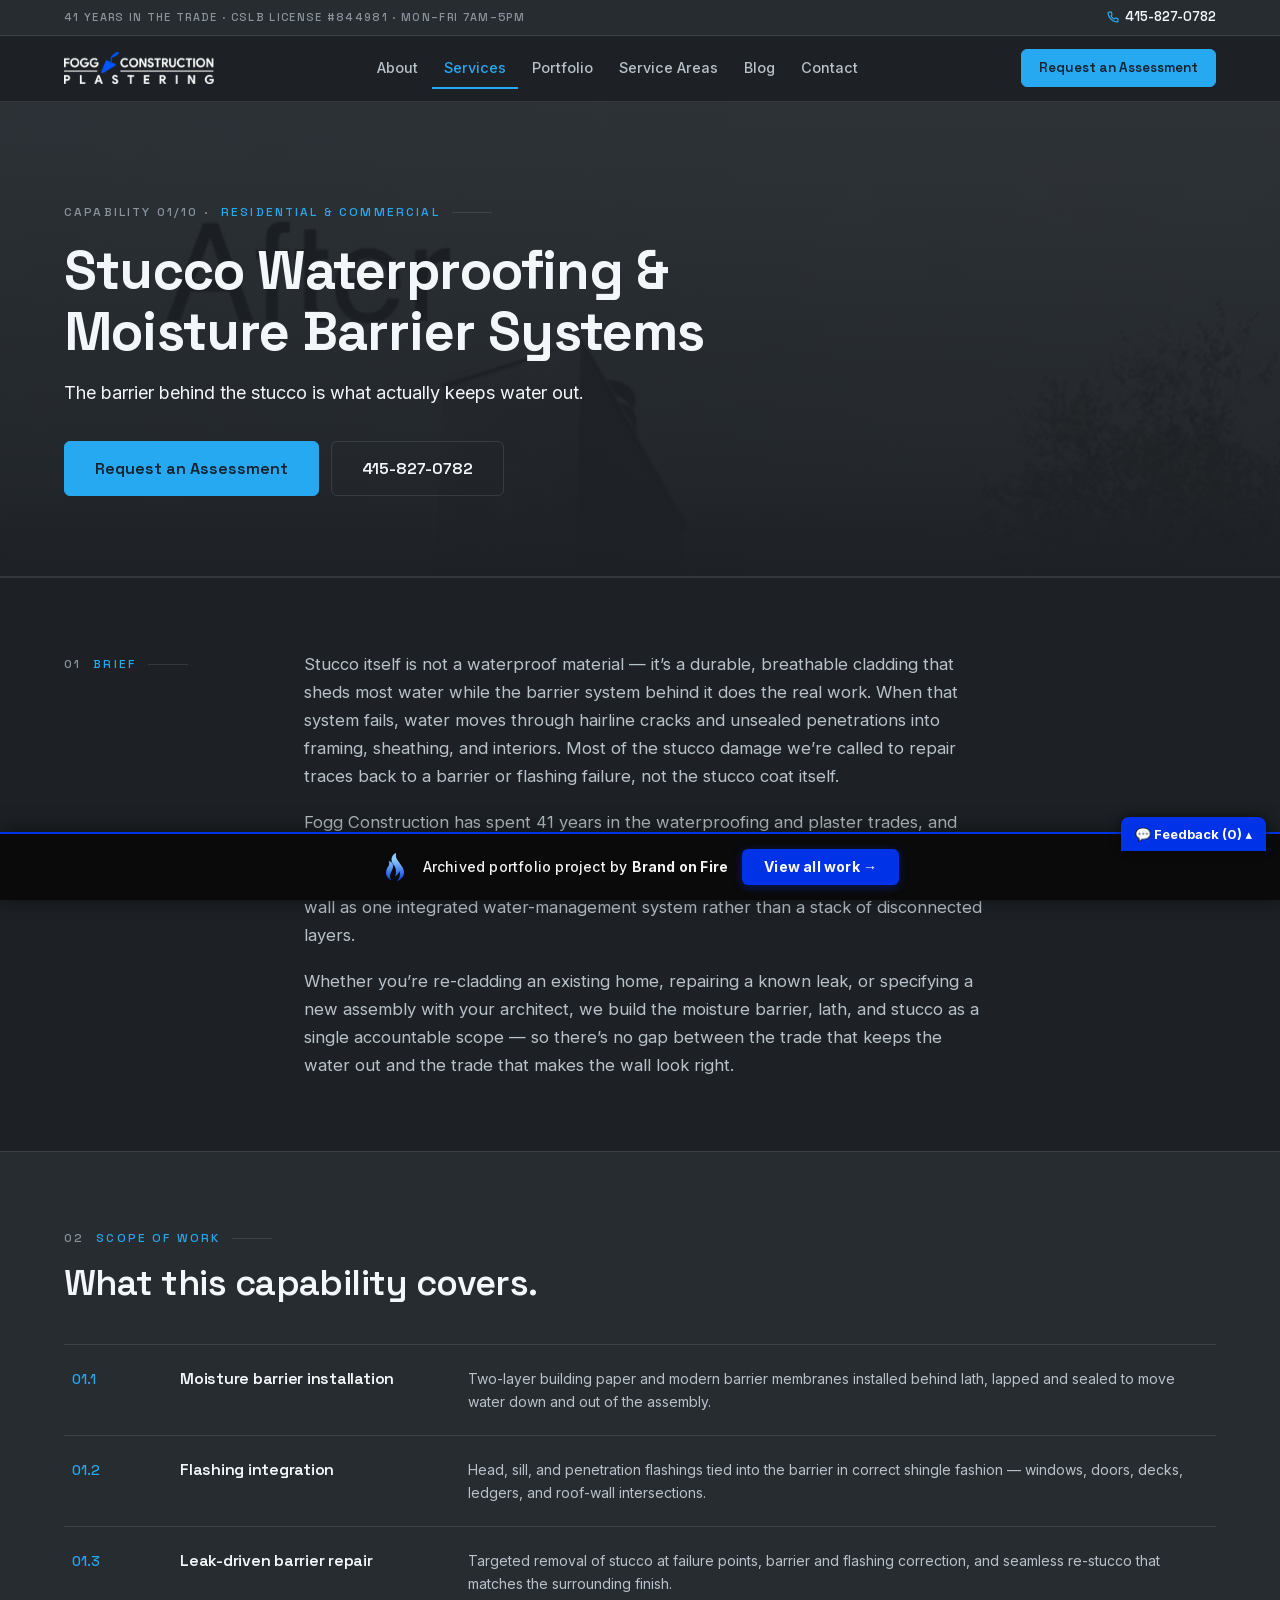
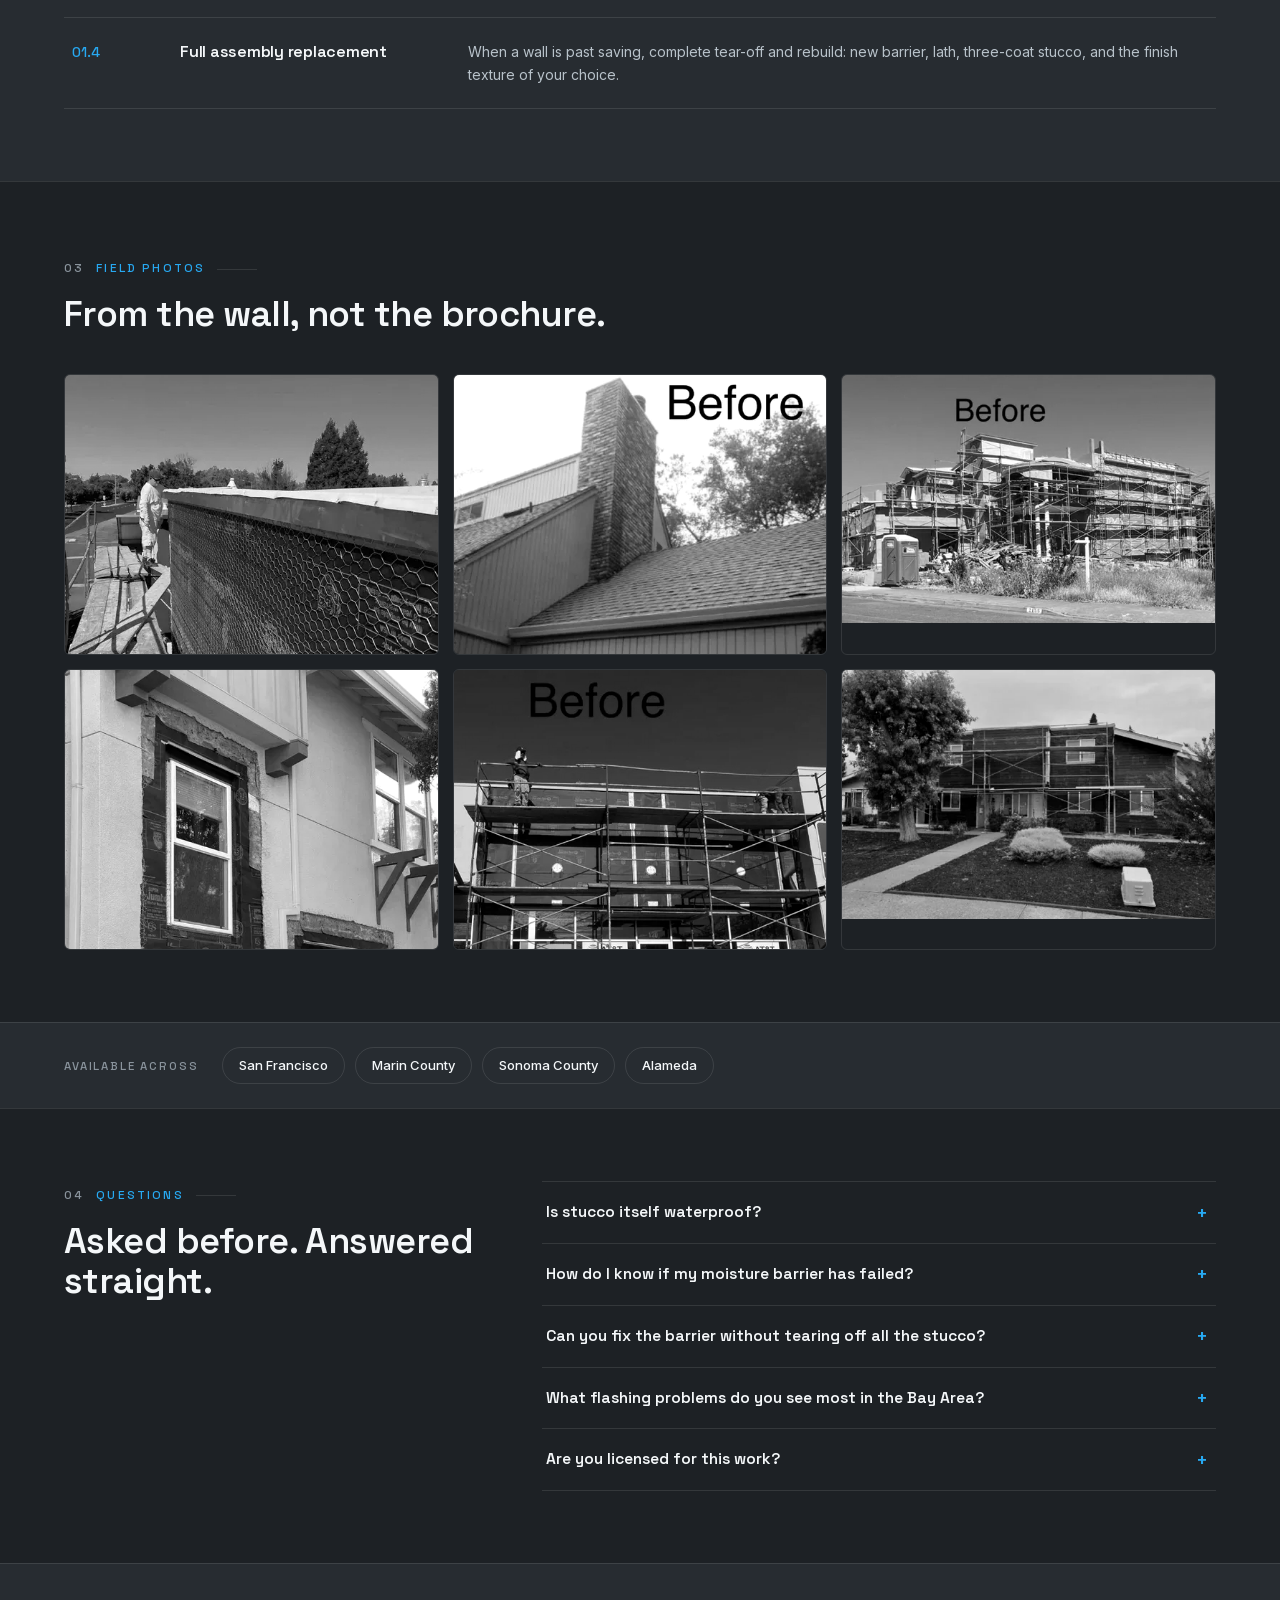
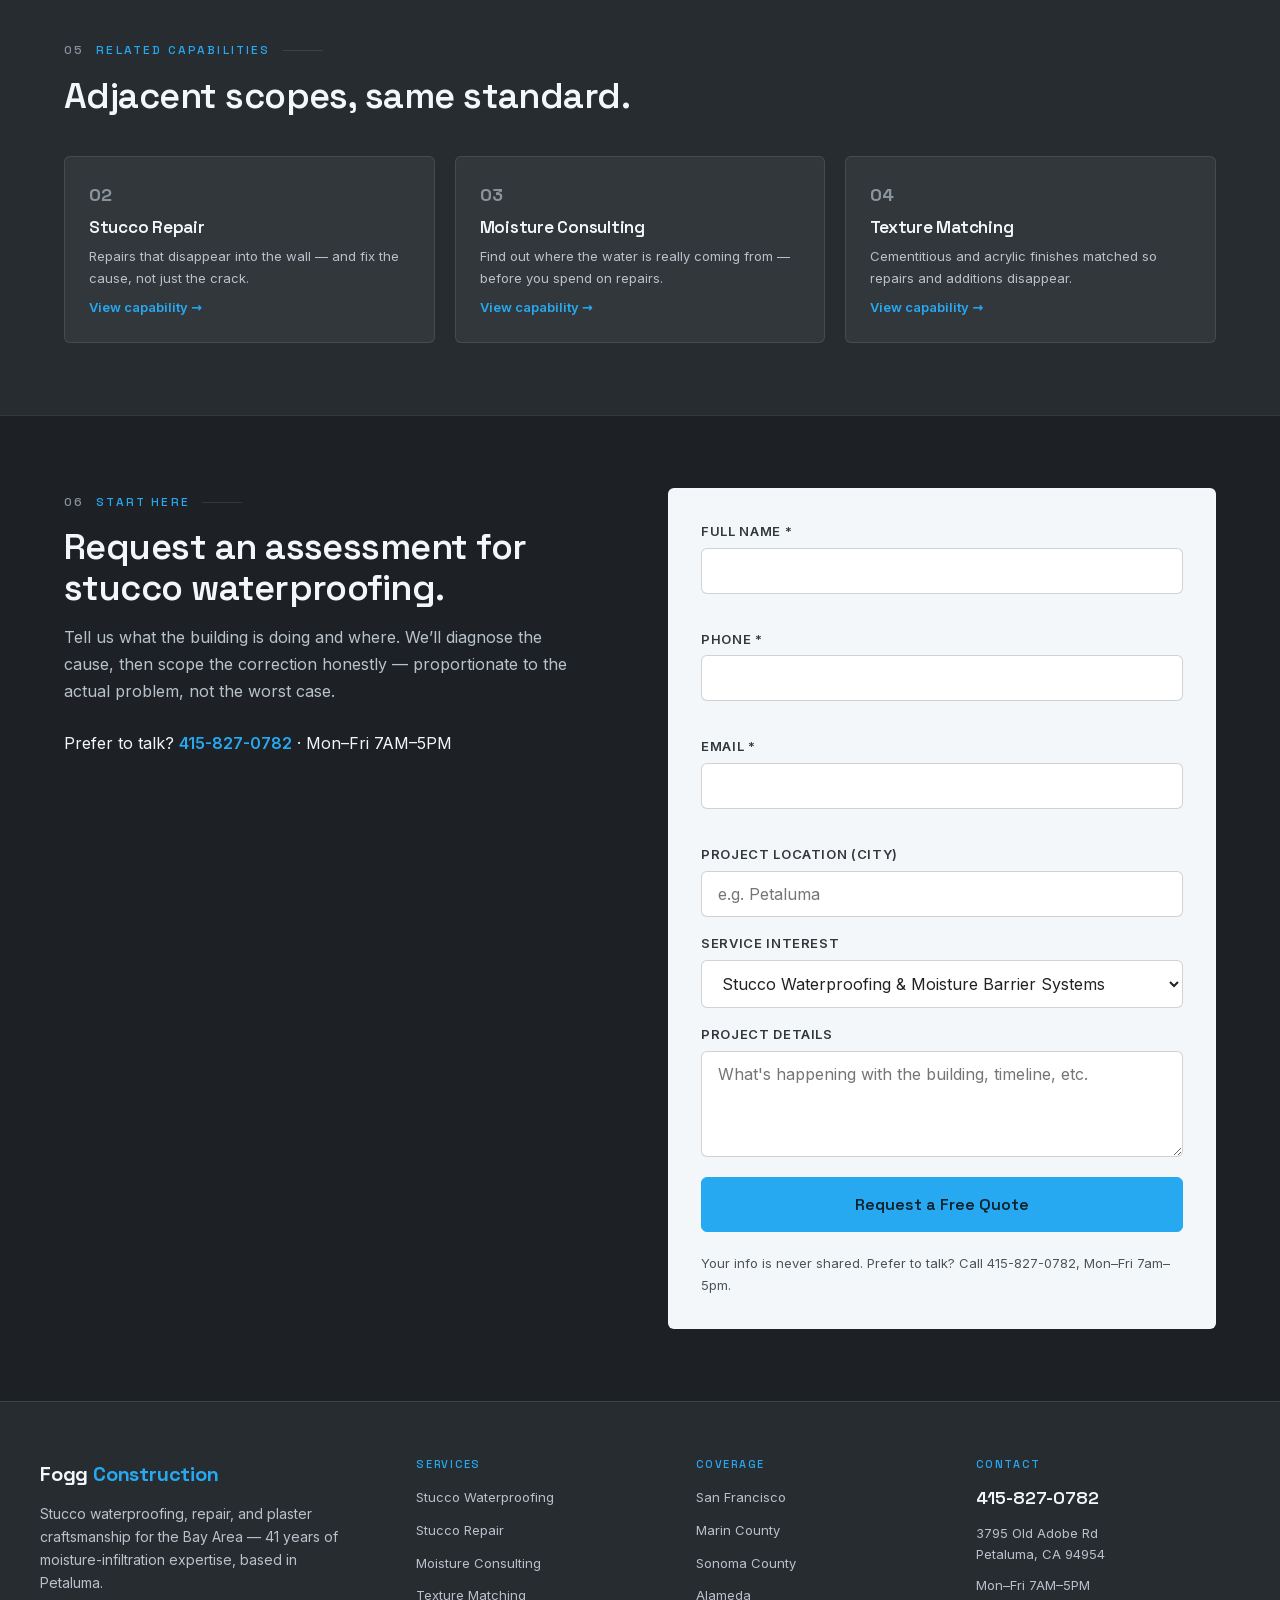
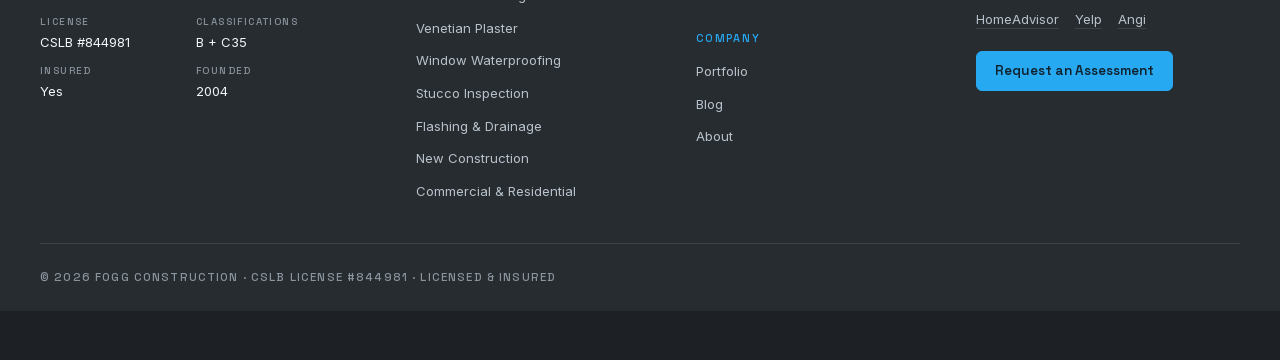
<file: services/stucco-waterproofing-moisture-barrier/index.html>
<!doctype html><html lang="en" data-bofp="0"><head><meta charset="utf-8"><meta name="viewport" content="width=device-width,initial-scale=1"><title>Stucco Waterproofing — Bay Area | Fogg Construction</title><meta name="description" content="Stucco Waterproofing for Bay Area homes and commercial buildings — San Francisco, Marin, Sonoma &amp; Alameda. 41 years of expertise. Call 415-827-0782."><link rel="canonical" href="/services/stucco-waterproofing-moisture-barrier/"><meta name="robots" content="index, follow, max-image-preview:large, max-snippet:-1, max-video-preview:-1"><meta property="og:type" content="website"><meta property="og:title" content="Stucco Waterproofing — Bay Area | Fogg Construction"><meta property="og:description" content="Stucco Waterproofing for Bay Area homes and commercial buildings — San Francisco, Marin, Sonoma &amp; Alameda. 41 years of expertise. Call 415-827-0782."><meta property="og:url" content="/services/stucco-waterproofing-moisture-barrier/"><meta property="og:site_name" content="Fogg Construction"><meta property="og:image" content="/assets/images/og-default.jpg"><meta property="og:locale" content="en_US"><meta name="twitter:card" content="summary_large_image"><meta name="twitter:title" content="Stucco Waterproofing — Bay Area | Fogg Construction"><meta name="twitter:description" content="Stucco Waterproofing for Bay Area homes and commercial buildings — San Francisco, Marin, Sonoma &amp; Alameda. 41 years of expertise. Call 415-827-0782."><meta name="twitter:image" content="/assets/images/og-default.jpg"><meta name="geo.region" content="US-CA"><meta name="geo.placename" content="Petaluma, Sonoma County, CA"><meta name="geo.position" content="38.253215;-122.567448"><meta name="ICBM" content="38.253215, -122.567448"><link rel="icon" type="image/svg+xml" href="/favicon.svg"><link rel="icon" type="image/png" href="/favicon.png"><link rel="apple-touch-icon" href="/favicon.png"><link rel="manifest" href="/manifest.json"><meta name="theme-color" content="#32373c"><link rel="stylesheet" href="../../style.css"><style>[data-bofp="0"]{background-color:#1d2125!important}[data-bofp="1"]{background-color:#1d2125!important;color:#b8c2ca!important}[data-bofp="2"]{background-color:#1d2125!important;color:#b8c2ca!important}[data-bofp="3"]{background-color:#1d2125!important;color:#b8c2ca!important}[data-bofp="4"]{background-color:#272c31!important;color:#b8c2ca!important}[data-bofp="5"]{background-color:#272c31!important;color:#b8c2ca!important}[data-bofp="6"]{background-color:#272c31!important;color:#b8c2ca!important}[data-bofp="7"]{background-color:#272c31!important;color:#b8c2ca!important}</style><meta name="robots" content="noindex, nofollow"></head> <body data-bofp="1"> <a class="sr-only" href="#content">Skip to content</a> <header class="hb" id="hb" data-astro-cid-hc4cwfqd="" data-bofp="2"> <div class="hb-util" data-astro-cid-hc4cwfqd=""> <div class="hb-util-inner" data-astro-cid-hc4cwfqd=""> <p class="hb-util-meta" data-astro-cid-hc4cwfqd="">41 Years in the Trade · CSLB License #844981 · Mon–Fri 7AM–5PM</p> <a class="hb-util-phone" href="tel:+14158270782" data-astro-cid-hc4cwfqd=""> <svg width="12" height="12" viewBox="0 0 24 24" fill="none" stroke="currentColor" stroke-width="2.5" aria-hidden="true" data-astro-cid-hc4cwfqd=""><path d="M22 16.92v3a2 2 0 0 1-2.18 2 19.79 19.79 0 0 1-8.63-3.07 19.5 19.5 0 0 1-6-6 19.79 19.79 0 0 1-3.07-8.67A2 2 0 0 1 4.11 2h3a2 2 0 0 1 2 1.72 12.84 12.84 0 0 0 .7 2.81 2 2 0 0 1-.45 2.11L8.09 9.91a16 16 0 0 0 6 6l1.27-1.27a2 2 0 0 1 2.11-.45 12.84 12.84 0 0 0 2.81.7A2 2 0 0 1 22 16.92z" data-astro-cid-hc4cwfqd=""></path></svg> 415-827-0782 </a> </div> </div> <div class="hb-main" data-astro-cid-hc4cwfqd="" data-bofp="3"> <div class="hb-inner" data-astro-cid-hc4cwfqd=""> <a href="../../index.html" class="hb-logo" aria-label="Fogg Construction — home" data-astro-cid-hc4cwfqd=""> <img src="../../_a/aed684697bbf.svg" alt="Fogg Construction" width="150" height="32" data-astro-cid-hc4cwfqd="" decoding="sync"> </a> <nav class="hb-nav" aria-label="Primary" data-astro-cid-hc4cwfqd=""> <a href="../../about/index.html" class="" data-astro-cid-hc4cwfqd="">About</a><a href="../../services/index.html" class="is-active" aria-current="page" data-astro-cid-hc4cwfqd="">Services</a><a href="../../portfolio/index.html" class="" data-astro-cid-hc4cwfqd="">Portfolio</a><a href="../../service-areas/index.html" class="" data-astro-cid-hc4cwfqd="">Service Areas</a><a href="../../blog/index.html" class="" data-astro-cid-hc4cwfqd="">Blog</a><a href="../../contact/index.html" class="" data-astro-cid-hc4cwfqd="">Contact</a> </nav> <a href="../../contact/index.html" class="hb-cta b-btn b-btn--primary" data-astro-cid-hc4cwfqd="">Request an Assessment</a> <button class="hb-burger" id="hb-burger" aria-expanded="false" aria-controls="hb-mobile" aria-label="Open menu" data-astro-cid-hc4cwfqd=""> <span data-astro-cid-hc4cwfqd=""></span><span data-astro-cid-hc4cwfqd=""></span><span data-astro-cid-hc4cwfqd=""></span> </button> </div> </div> <nav class="hb-mobile" id="hb-mobile" hidden="" aria-label="Mobile" data-astro-cid-hc4cwfqd=""> <a href="../../index.html" data-astro-cid-hc4cwfqd="">Home</a> <a href="../../about/index.html" data-astro-cid-hc4cwfqd="">About</a> <a href="../../services/index.html" data-astro-cid-hc4cwfqd="">Services</a> <a class="hb-mobile-sub" href="../../services/stucco-waterproofing-moisture-barrier/index.html" data-astro-cid-hc4cwfqd="">· Stucco Waterproofing</a><a class="hb-mobile-sub" href="../../services/stucco-repair-restoration/index.html" data-astro-cid-hc4cwfqd="">· Stucco Repair</a><a class="hb-mobile-sub" href="../../services/moisture-infiltration-consulting/index.html" data-astro-cid-hc4cwfqd="">· Moisture Consulting</a><a class="hb-mobile-sub" href="../../services/custom-stucco-texture-matching/index.html" data-astro-cid-hc4cwfqd="">· Texture Matching</a><a class="hb-mobile-sub" href="../../services/venetian-plaster/index.html" data-astro-cid-hc4cwfqd="">· Venetian Plaster</a><a class="hb-mobile-sub" href="../../services/window-installation-waterproofing/index.html" data-astro-cid-hc4cwfqd="">· Window Waterproofing</a><a class="hb-mobile-sub" href="#" data-astro-cid-hc4cwfqd="">· Stucco Inspection</a><a class="hb-mobile-sub" href="#" data-astro-cid-hc4cwfqd="">· Flashing &amp; Drainage</a><a class="hb-mobile-sub" href="#" data-astro-cid-hc4cwfqd="">· New Construction</a><a class="hb-mobile-sub" href="#" data-astro-cid-hc4cwfqd="">· Commercial &amp; Residential</a> <a href="../../portfolio/index.html" data-astro-cid-hc4cwfqd="">Portfolio</a> <a href="../../service-areas/index.html" data-astro-cid-hc4cwfqd="">Service Areas</a> <a href="../../blog/index.html" data-astro-cid-hc4cwfqd="">Blog</a> <a href="../../contact/index.html" data-astro-cid-hc4cwfqd="">Contact</a> <a class="hb-mobile-cta" href="../../contact/index.html" data-astro-cid-hc4cwfqd="">Request an Assessment</a> <a class="hb-mobile-call" href="tel:+14158270782" data-astro-cid-hc4cwfqd="">Call 415-827-0782</a> </nav> </header> <main id="content"> <section class="sd-hero" data-astro-cid-tcy35dad=""> <div class="sd-hero-bg" aria-hidden="true" data-astro-cid-tcy35dad=""> <img src="../../_a/1c30ddb3425b.webp" alt="" fetchpriority="high" data-astro-cid-tcy35dad="true" decoding="sync" width="725" height="1265"> </div> <div class="b-container sd-hero-inner" data-astro-cid-tcy35dad=""> <span class="b-label" data-astro-cid-tcy35dad=""><span class="b-label-num" data-astro-cid-tcy35dad="">Capability 01/10 ·</span> Residential &amp; Commercial</span> <h1 data-astro-cid-tcy35dad="">Stucco Waterproofing &amp; Moisture Barrier Systems</h1> <p class="sd-tagline" data-astro-cid-tcy35dad="">The barrier behind the stucco is what actually keeps water out.</p> <div class="sd-hero-actions" data-astro-cid-tcy35dad=""> <a href="#sd-form" class="b-btn b-btn--primary b-btn--lg" data-astro-cid-tcy35dad="">Request an Assessment</a> <a href="tel:+14158270782" class="b-btn b-btn--ghost b-btn--lg" data-astro-cid-tcy35dad="">415-827-0782</a> </div> </div> </section> <section class="b-section b-section--line" data-astro-cid-tcy35dad=""> <div class="b-container sd-intro-grid" data-astro-cid-tcy35dad=""> <div class="sd-intro-label" data-astro-cid-tcy35dad=""> <span class="b-label" data-astro-cid-tcy35dad=""><span class="b-label-num" data-astro-cid-tcy35dad="">01</span> Brief</span> </div> <div class="sd-intro" data-astro-cid-tcy35dad=""> <p data-astro-cid-tcy35dad="">Stucco itself is not a waterproof material — it’s a durable, breathable cladding that sheds most water while the barrier system behind it does the real work. When that system fails, water moves through hairline cracks and unsealed penetrations into framing, sheathing, and interiors. Most of the stucco damage we’re called to repair traces back to a barrier or flashing failure, not the stucco coat itself.</p><p data-astro-cid-tcy35dad="">Fogg Construction has spent 41 years in the waterproofing and plaster trades, and barrier systems are the core of that work. We install stucco waterproofing barriers combined with plaster components and modern flashing techniques — building the wall as one integrated water-management system rather than a stack of disconnected layers.</p><p data-astro-cid-tcy35dad="">Whether you’re re-cladding an existing home, repairing a known leak, or specifying a new assembly with your architect, we build the moisture barrier, lath, and stucco as a single accountable scope — so there’s no gap between the trade that keeps the water out and the trade that makes the wall look right.</p> </div> </div> </section> <section class="b-section b-section--line b-section--panel" data-astro-cid-tcy35dad="" data-bofp="4"> <div class="b-container" data-astro-cid-tcy35dad=""> <div class="b-sec-head" data-astro-cid-tcy35dad=""> <span class="b-label" data-astro-cid-tcy35dad=""><span class="b-label-num" data-astro-cid-tcy35dad="">02</span> Scope of Work</span> <h2 data-astro-cid-tcy35dad="">What this capability covers.</h2> </div> <div class="sd-scope" data-astro-cid-tcy35dad=""> <div class="sd-scope-row" data-astro-cid-tcy35dad=""> <span class="sd-scope-num" data-astro-cid-tcy35dad="">01.1</span> <h3 data-astro-cid-tcy35dad="">Moisture barrier installation</h3> <p data-astro-cid-tcy35dad="">Two-layer building paper and modern barrier membranes installed behind lath, lapped and sealed to move water down and out of the assembly.</p> </div><div class="sd-scope-row" data-astro-cid-tcy35dad=""> <span class="sd-scope-num" data-astro-cid-tcy35dad="">01.2</span> <h3 data-astro-cid-tcy35dad="">Flashing integration</h3> <p data-astro-cid-tcy35dad="">Head, sill, and penetration flashings tied into the barrier in correct shingle fashion — windows, doors, decks, ledgers, and roof-wall intersections.</p> </div><div class="sd-scope-row" data-astro-cid-tcy35dad=""> <span class="sd-scope-num" data-astro-cid-tcy35dad="">01.3</span> <h3 data-astro-cid-tcy35dad="">Leak-driven barrier repair</h3> <p data-astro-cid-tcy35dad="">Targeted removal of stucco at failure points, barrier and flashing correction, and seamless re-stucco that matches the surrounding finish.</p> </div><div class="sd-scope-row" data-astro-cid-tcy35dad=""> <span class="sd-scope-num" data-astro-cid-tcy35dad="">01.4</span> <h3 data-astro-cid-tcy35dad="">Full assembly replacement</h3> <p data-astro-cid-tcy35dad="">When a wall is past saving, complete tear-off and rebuild: new barrier, lath, three-coat stucco, and the finish texture of your choice.</p> </div> </div> </div> </section> <section class="b-section b-section--line" data-astro-cid-tcy35dad=""> <div class="b-container" data-astro-cid-tcy35dad=""> <div class="b-sec-head" data-astro-cid-tcy35dad=""> <span class="b-label" data-astro-cid-tcy35dad=""><span class="b-label-num" data-astro-cid-tcy35dad="">03</span> Field Photos</span> <h2 data-astro-cid-tcy35dad="">From the wall, not the brochure.</h2> </div> <div class="sd-gallery" data-astro-cid-tcy35dad=""> <a class="sd-shot b-mono" href="#" data-lightbox-trigger="" data-lightbox-group="service-gallery" data-lightbox-src="/_assets/stucco-lath-wire-mesh-parapet-installation.DqsvN5FY.jpg" data-lightbox-alt="Wire lath and weather-resistive paper installed on a parapet wall ahead of stucco — waterproofing and moisture barrier work" data-lightbox-caption="Lath and paper on a parapet wall" data-astro-cid-tcy35dad=""> <img src="../../_a/ddb83ee4aad7.webp" alt="Wire lath and weather-resistive paper installed on a parapet wall ahead of stucco — waterproofing and moisture barrier work" data-astro-cid-tcy35dad="true" decoding="sync" width="1200" height="1304"> </a><a class="sd-shot b-mono" href="#" data-lightbox-trigger="" data-lightbox-group="service-gallery" data-lightbox-src="/_assets/brick-chimney-before-waterproofing.SUCrNk7V.jpg" data-lightbox-alt="Aging brick chimney before waterproofing and stucco cladding (before) — leaking brick facade repair" data-lightbox-caption="Leaking brick chimney, before" data-astro-cid-tcy35dad=""> <img src="../../_a/dd6c21ae35ac.webp" alt="Aging brick chimney before waterproofing and stucco cladding (before) — leaking brick facade repair" data-astro-cid-tcy35dad="true" decoding="sync" width="750" height="951"> </a><a class="sd-shot b-mono" href="#" data-lightbox-trigger="" data-lightbox-group="service-gallery" data-lightbox-src="/_assets/scratch-coat-stucco-application-scaffolding.qjQm9CnZ.jpg" data-lightbox-alt="Scratch and brown coat stucco applied across the estate exterior with scaffolding in place (during)" data-lightbox-caption="Base coats going on" data-astro-cid-tcy35dad=""> <img src="../../_a/459bd8bf4af9.webp" alt="Scratch and brown coat stucco applied across the estate exterior with scaffolding in place (during)" data-astro-cid-tcy35dad="true" decoding="sync" width="750" height="499"> </a><a class="sd-shot b-mono" href="#" data-lightbox-trigger="" data-lightbox-group="service-gallery" data-lightbox-src="/_assets/window-moisture-barrier-paper-installation.RPLSVXp7.jpg" data-lightbox-alt="Moisture barrier paper lapped around window openings before stucco patching (during) — window waterproofing" data-lightbox-caption="Waterproofing paper around windows" data-astro-cid-tcy35dad=""> <img src="../../_a/7fa917b9ea06.webp" alt="Moisture barrier paper lapped around window openings before stucco patching (during) — window waterproofing" data-astro-cid-tcy35dad="true" decoding="sync" width="750" height="963"> </a><a class="sd-shot b-mono" href="#" data-lightbox-trigger="" data-lightbox-group="service-gallery" data-lightbox-src="/_assets/att-store-moisture-barrier-lath-before.F_D2hmdk.jpg" data-lightbox-alt="Scaffolding and weather-resistive barrier across the AT&amp;T storefront during facade rebuild (before) — commercial stucco in the Bay Area" data-lightbox-caption="Facade papered and ready for stucco" data-astro-cid-tcy35dad=""> <img src="../../_a/be4ce6333de1.webp" alt="Scaffolding and weather-resistive barrier across the AT&amp;T storefront during facade rebuild (before) — commercial stucco in the Bay Area" data-astro-cid-tcy35dad="true" decoding="sync" width="750" height="799"> </a><a class="sd-shot b-mono" href="#" data-lightbox-trigger="" data-lightbox-group="service-gallery" data-lightbox-src="/_assets/weather-resistive-barrier-scaffolding-install.CRvac5Oa.jpg" data-lightbox-alt="Building wrapped in weather-resistive barrier with scaffolding during a re-stucco (during) — moisture barrier installation" data-lightbox-caption="Moisture barrier wrap in progress" data-astro-cid-tcy35dad=""> <img src="../../_a/299ff407f5c8.webp" alt="Building wrapped in weather-resistive barrier with scaffolding during a re-stucco (during) — moisture barrier installation" data-astro-cid-tcy35dad="true" decoding="sync" width="756" height="504"> </a> </div> </div> </section> <section class="sd-regions b-section--line" data-astro-cid-tcy35dad="" data-bofp="5"> <div class="b-container sd-regions-inner" data-astro-cid-tcy35dad=""> <span class="sd-regions-label" data-astro-cid-tcy35dad="">Available across</span> <div class="sd-regions-links" data-astro-cid-tcy35dad=""> <a class="sd-region-link" href="#" data-astro-cid-tcy35dad="">San Francisco</a><a class="sd-region-link" href="#" data-astro-cid-tcy35dad="">Marin County</a><a class="sd-region-link" href="#" data-astro-cid-tcy35dad="">Sonoma County</a><a class="sd-region-link" href="#" data-astro-cid-tcy35dad="">Alameda</a> </div> </div> </section> <section class="b-section b-section--line" data-astro-cid-tcy35dad=""> <div class="b-container sd-faq-grid" data-astro-cid-tcy35dad=""> <div class="sd-faq-intro" data-astro-cid-tcy35dad=""> <span class="b-label" data-astro-cid-tcy35dad=""><span class="b-label-num" data-astro-cid-tcy35dad="">04</span> Questions</span> <h2 data-astro-cid-tcy35dad="">Asked before. Answered straight.</h2> </div> <div class="sd-faqs" data-astro-cid-tcy35dad=""> <details class="sd-faq" data-astro-cid-tcy35dad=""> <summary data-astro-cid-tcy35dad="">Is stucco itself waterproof?</summary> <p data-astro-cid-tcy35dad="">No — and it isn’t designed to be. Stucco is a hard, breathable cladding that sheds most rain, while the moisture barrier and flashing behind it manage the water that gets through. A sound barrier system is why one stucco wall lasts 70 years and another rots in 10.</p> </details><details class="sd-faq" data-astro-cid-tcy35dad=""> <summary data-astro-cid-tcy35dad="">How do I know if my moisture barrier has failed?</summary> <p data-astro-cid-tcy35dad="">Common signs include staining on interior walls or ceilings near exterior walls, bubbling or staining on the stucco surface, soft spots, persistent dampness after rain, and cracking concentrated around windows and doors. A moisture-infiltration inspection can confirm where water is entering before any stucco is removed.</p> </details><details class="sd-faq" data-astro-cid-tcy35dad=""> <summary data-astro-cid-tcy35dad="">Can you fix the barrier without tearing off all the stucco?</summary> <p data-astro-cid-tcy35dad="">Often, yes. When the failure is localized — at a window head, a deck ledger, a parapet — we remove stucco only at the failure area, rebuild the barrier and flashing, and patch the stucco to match the existing texture. Full tear-offs are reserved for walls with widespread barrier failure.</p> </details><details class="sd-faq" data-astro-cid-tcy35dad=""> <summary data-astro-cid-tcy35dad="">What flashing problems do you see most in the Bay Area?</summary> <p data-astro-cid-tcy35dad="">Missing or short head flashings over windows and doors, deck ledgers bolted through the barrier with no flashing at all, and penetrations (vents, hose bibs, light fixtures) sealed with caulk alone. Wind-driven rain exploits all three.</p> </details><details class="sd-faq" data-astro-cid-tcy35dad=""> <summary data-astro-cid-tcy35dad="">Are you licensed for this work?</summary> <p data-astro-cid-tcy35dad="">Yes. Fogg Construction holds CSLB License #844981 with both B (General Building) and C35 (Lathing &amp; Plastering) classifications, and is licensed and insured. Waterproofing and stucco are our core trades, not a sideline.</p> </details> </div> </div> </section> <section class="b-section b-section--line b-section--panel" data-astro-cid-tcy35dad="" data-bofp="6"> <div class="b-container" data-astro-cid-tcy35dad=""> <div class="b-sec-head" data-astro-cid-tcy35dad=""> <span class="b-label" data-astro-cid-tcy35dad=""><span class="b-label-num" data-astro-cid-tcy35dad="">05</span> Related Capabilities</span> <h2 data-astro-cid-tcy35dad="">Adjacent scopes, same standard.</h2> </div> <div class="sd-related" data-astro-cid-tcy35dad=""> <a class="sd-rel" href="../../services/stucco-repair-restoration/index.html" data-astro-cid-tcy35dad=""> <span class="sd-rel-num" data-astro-cid-tcy35dad="">02</span> <h3 data-astro-cid-tcy35dad="">Stucco Repair</h3> <p data-astro-cid-tcy35dad="">Repairs that disappear into the wall — and fix the cause, not just the crack.</p> <span class="b-link" data-astro-cid-tcy35dad="">View capability →</span> </a><a class="sd-rel" href="../../services/moisture-infiltration-consulting/index.html" data-astro-cid-tcy35dad=""> <span class="sd-rel-num" data-astro-cid-tcy35dad="">03</span> <h3 data-astro-cid-tcy35dad="">Moisture Consulting</h3> <p data-astro-cid-tcy35dad="">Find out where the water is really coming from — before you spend on repairs.</p> <span class="b-link" data-astro-cid-tcy35dad="">View capability →</span> </a><a class="sd-rel" href="../../services/custom-stucco-texture-matching/index.html" data-astro-cid-tcy35dad=""> <span class="sd-rel-num" data-astro-cid-tcy35dad="">04</span> <h3 data-astro-cid-tcy35dad="">Texture Matching</h3> <p data-astro-cid-tcy35dad="">Cementitious and acrylic finishes matched so repairs and additions disappear.</p> <span class="b-link" data-astro-cid-tcy35dad="">View capability →</span> </a> </div> </div> </section> <section class="b-section b-section--line" id="sd-form" data-astro-cid-tcy35dad=""> <div class="b-container sd-cta-grid" data-astro-cid-tcy35dad=""> <div class="sd-cta-text" data-astro-cid-tcy35dad=""> <span class="b-label" data-astro-cid-tcy35dad=""><span class="b-label-num" data-astro-cid-tcy35dad="">06</span> Start Here</span> <h2 data-astro-cid-tcy35dad="">Request an assessment for stucco waterproofing.</h2> <p data-astro-cid-tcy35dad=""> Tell us what the building is doing and where. We’ll diagnose the cause, then scope the correction honestly — proportionate to the actual problem, not the worst case. </p> <p class="sd-cta-direct" data-astro-cid-tcy35dad=""> Prefer to talk? <a class="b-link" href="tel:+14158270782" data-astro-cid-tcy35dad="">415-827-0782</a> · Mon–Fri 7AM–5PM </p> </div> <div class="b-form-card" data-astro-cid-tcy35dad=""> <form class="contact-form contact-form--compact" id="contact-form" name="contact" netlify-honeypot="bot-field" method="POST" action="/api/contact" novalidate="" data-astro-cid-6vgcpqee=""> <p class="hp" data-astro-cid-6vgcpqee=""><label data-astro-cid-6vgcpqee="">Don't fill this out: <input name="bot-field" tabindex="-1" autocomplete="off" data-astro-cid-6vgcpqee=""></label></p> <div class="form-grid" data-astro-cid-6vgcpqee=""> <label class="field" data-astro-cid-6vgcpqee=""> <span class="field__label" data-astro-cid-6vgcpqee="">Full name <abbr title="required" data-astro-cid-6vgcpqee="">*</abbr></span> <input type="text" name="name" required="" autocomplete="name" data-astro-cid-6vgcpqee=""> <span class="field__error" data-error-for="name" data-astro-cid-6vgcpqee=""></span> </label> <label class="field" data-astro-cid-6vgcpqee=""> <span class="field__label" data-astro-cid-6vgcpqee="">Phone <abbr title="required" data-astro-cid-6vgcpqee="">*</abbr></span> <input type="tel" name="phone" required="" autocomplete="tel" data-astro-cid-6vgcpqee=""> <span class="field__error" data-error-for="phone" data-astro-cid-6vgcpqee=""></span> </label> <label class="field field--full" data-astro-cid-6vgcpqee=""> <span class="field__label" data-astro-cid-6vgcpqee="">Email <abbr title="required" data-astro-cid-6vgcpqee="">*</abbr></span> <input type="email" name="email" required="" autocomplete="email" data-astro-cid-6vgcpqee=""> <span class="field__error" data-error-for="email" data-astro-cid-6vgcpqee=""></span> </label> <label class="field field--full" data-astro-cid-6vgcpqee=""> <span class="field__label" data-astro-cid-6vgcpqee="">Project location (city)</span> <input type="text" name="city" placeholder="e.g. Petaluma" autocomplete="address-level2" data-astro-cid-6vgcpqee=""> </label> <label class="field field--full" data-astro-cid-6vgcpqee=""> <span class="field__label" data-astro-cid-6vgcpqee="">Service interest</span> <select name="service" data-astro-cid-6vgcpqee=""> <option value="" data-astro-cid-6vgcpqee="">— Select a service —</option> <option value="stucco-waterproofing-moisture-barrier" selected="" data-astro-cid-6vgcpqee="">Stucco Waterproofing &amp; Moisture Barrier Systems</option><option value="stucco-repair-restoration" data-astro-cid-6vgcpqee="">Stucco Repair &amp; Restoration</option><option value="moisture-infiltration-consulting" data-astro-cid-6vgcpqee="">Exterior Envelope Moisture Infiltration Consulting</option><option value="custom-stucco-texture-matching" data-astro-cid-6vgcpqee="">Custom Stucco Texture Matching</option><option value="venetian-plaster" data-astro-cid-6vgcpqee="">Interior Venetian Plaster Applications</option><option value="window-installation-waterproofing" data-astro-cid-6vgcpqee="">Window Installation &amp; Waterproofing</option><option value="stucco-inspection-correction" data-astro-cid-6vgcpqee="">Stucco Inspection &amp; Correction</option><option value="flashing-drainage-improvements" data-astro-cid-6vgcpqee="">Flashing &amp; Drainage System Improvements</option><option value="new-construction-stucco-plaster" data-astro-cid-6vgcpqee="">New Construction Stucco &amp; Plaster Solutions</option><option value="commercial-residential-stucco" data-astro-cid-6vgcpqee="">Commercial &amp; Residential Stucco Services</option> <option value="other" data-astro-cid-6vgcpqee="">Not sure / other</option> </select> </label> <label class="field field--full" data-astro-cid-6vgcpqee=""> <span class="field__label" data-astro-cid-6vgcpqee="">Project details</span> <textarea name="message" rows="4" placeholder="What's happening with the building, timeline, etc." data-astro-cid-6vgcpqee=""></textarea> </label> </div> <button type="submit" class="btn btn--primary btn--lg" data-astro-cid-6vgcpqee="">Request a Free Quote</button> <p class="form-note" data-astro-cid-6vgcpqee="">Your info is never shared. Prefer to talk? Call 415-827-0782, Mon–Fri 7am–5pm.</p> </form> </div> </div> </section> <div class="lb-overlay" id="osp-lightbox" hidden="" role="dialog" aria-modal="true" aria-label="Image gallery"> <button class="lb-close" id="lb-close" aria-label="Close gallery">×</button> <button class="lb-prev" id="lb-prev" aria-label="Previous image">‹</button> <figure class="lb-figure"> <img id="lb-image" alt="" decoding="sync"> <figcaption id="lb-caption"></figcaption> </figure> <button class="lb-next" id="lb-next" aria-label="Next image">›</button> <span class="lb-counter" id="lb-counter"></span> </div> </main> <footer class="fb" data-astro-cid-l6v3njuw=""> <div class="fb-main" data-astro-cid-l6v3njuw="" data-bofp="7"> <div class="fb-grid" data-astro-cid-l6v3njuw=""> <div class="fb-brand" data-astro-cid-l6v3njuw=""> <span class="fb-name" data-astro-cid-l6v3njuw="">Fogg <em data-astro-cid-l6v3njuw="">Construction</em></span> <p data-astro-cid-l6v3njuw="">Stucco waterproofing, repair, and plaster craftsmanship for the Bay Area — 41 years of moisture-infiltration expertise, based in Petaluma.</p> <dl class="fb-cred" data-astro-cid-l6v3njuw=""> <div data-astro-cid-l6v3njuw=""><dt data-astro-cid-l6v3njuw="">License</dt><dd data-astro-cid-l6v3njuw="">CSLB #844981</dd></div> <div data-astro-cid-l6v3njuw=""><dt data-astro-cid-l6v3njuw="">Classifications</dt><dd data-astro-cid-l6v3njuw="">B + C35</dd></div> <div data-astro-cid-l6v3njuw=""><dt data-astro-cid-l6v3njuw="">Insured</dt><dd data-astro-cid-l6v3njuw="">Yes</dd></div> <div data-astro-cid-l6v3njuw=""><dt data-astro-cid-l6v3njuw="">Founded</dt><dd data-astro-cid-l6v3njuw="">2004</dd></div> </dl> </div> <div class="fb-col" data-astro-cid-l6v3njuw=""> <h4 data-astro-cid-l6v3njuw="">Services</h4> <ul data-astro-cid-l6v3njuw=""> <li data-astro-cid-l6v3njuw=""><a href="../../services/stucco-waterproofing-moisture-barrier/index.html" data-astro-cid-l6v3njuw="">Stucco Waterproofing</a></li><li data-astro-cid-l6v3njuw=""><a href="../../services/stucco-repair-restoration/index.html" data-astro-cid-l6v3njuw="">Stucco Repair</a></li><li data-astro-cid-l6v3njuw=""><a href="../../services/moisture-infiltration-consulting/index.html" data-astro-cid-l6v3njuw="">Moisture Consulting</a></li><li data-astro-cid-l6v3njuw=""><a href="../../services/custom-stucco-texture-matching/index.html" data-astro-cid-l6v3njuw="">Texture Matching</a></li><li data-astro-cid-l6v3njuw=""><a href="../../services/venetian-plaster/index.html" data-astro-cid-l6v3njuw="">Venetian Plaster</a></li><li data-astro-cid-l6v3njuw=""><a href="../../services/window-installation-waterproofing/index.html" data-astro-cid-l6v3njuw="">Window Waterproofing</a></li><li data-astro-cid-l6v3njuw=""><a href="#" data-astro-cid-l6v3njuw="">Stucco Inspection</a></li><li data-astro-cid-l6v3njuw=""><a href="#" data-astro-cid-l6v3njuw="">Flashing &amp; Drainage</a></li><li data-astro-cid-l6v3njuw=""><a href="#" data-astro-cid-l6v3njuw="">New Construction</a></li><li data-astro-cid-l6v3njuw=""><a href="#" data-astro-cid-l6v3njuw="">Commercial &amp; Residential</a></li> </ul> </div> <div class="fb-col" data-astro-cid-l6v3njuw=""> <h4 data-astro-cid-l6v3njuw="">Coverage</h4> <ul data-astro-cid-l6v3njuw=""> <li data-astro-cid-l6v3njuw=""><a href="#" data-astro-cid-l6v3njuw="">San Francisco</a></li><li data-astro-cid-l6v3njuw=""><a href="#" data-astro-cid-l6v3njuw="">Marin County</a></li><li data-astro-cid-l6v3njuw=""><a href="#" data-astro-cid-l6v3njuw="">Sonoma County</a></li><li data-astro-cid-l6v3njuw=""><a href="#" data-astro-cid-l6v3njuw="">Alameda</a></li> </ul> <h4 class="fb-col-h2" data-astro-cid-l6v3njuw="">Company</h4> <ul data-astro-cid-l6v3njuw=""> <li data-astro-cid-l6v3njuw=""><a href="../../portfolio/index.html" data-astro-cid-l6v3njuw="">Portfolio</a></li> <li data-astro-cid-l6v3njuw=""><a href="../../blog/index.html" data-astro-cid-l6v3njuw="">Blog</a></li> <li data-astro-cid-l6v3njuw=""><a href="../../about/index.html" data-astro-cid-l6v3njuw="">About</a></li> </ul> </div> <div class="fb-col" data-astro-cid-l6v3njuw=""> <h4 data-astro-cid-l6v3njuw="">Contact</h4> <p class="fb-phone" data-astro-cid-l6v3njuw=""><a href="tel:+14158270782" data-astro-cid-l6v3njuw="">415-827-0782</a></p> <p data-astro-cid-l6v3njuw="">3795 Old Adobe Rd<br data-astro-cid-l6v3njuw="">Petaluma, CA 94954</p> <p data-astro-cid-l6v3njuw="">Mon–Fri 7AM–5PM</p> <ul class="fb-profiles" data-astro-cid-l6v3njuw=""> <li data-astro-cid-l6v3njuw=""><a href="https://www.homeadvisor.com/rated.FoggConstruction.51681976.html" rel="noopener" target="_blank" data-astro-cid-l6v3njuw="">HomeAdvisor</a></li><li data-astro-cid-l6v3njuw=""><a href="https://www.yelp.com/biz/fogg-construction-stucco-santa-rosa" rel="noopener" target="_blank" data-astro-cid-l6v3njuw="">Yelp</a></li><li data-astro-cid-l6v3njuw=""><a href="https://www.angi.com/companylist/us/ca/petaluma/fogg-construction-reviews-9146171.htm" rel="noopener" target="_blank" data-astro-cid-l6v3njuw="">Angi</a></li> </ul> <a class="fb-cta b-btn b-btn--primary" href="../../contact/index.html" data-astro-cid-l6v3njuw="">Request an Assessment</a> </div> </div> <div class="fb-bottom" data-astro-cid-l6v3njuw=""> <span data-astro-cid-l6v3njuw="">© 2026 Fogg Construction · CSLB License #844981 · Licensed &amp; Insured</span> </div> </div> </footer><a href="https://brandonfire.com/portfolio/" id="bof-portfolio-bar" rel="noopener" style="position:fixed;left:0;right:0;bottom:0;z-index:2147483647;display:flex;align-items:center;justify-content:center;gap:10px;flex-wrap:wrap;background:#14181c;color:#fff!important;font-family:-apple-system,BlinkMacSystemFont,'Segoe UI',Roboto,Helvetica,Arial,sans-serif;font-size:13px;font-weight:500;line-height:1;letter-spacing:.2px;padding:11px 16px;text-decoration:none!important;box-shadow:0 -2px 14px rgba(0,0,0,.28);border-top:2px solid #e2542c;box-sizing:border-box"><span style="opacity:.92;color:#fff">Archived portfolio project by <strong style="font-weight:700;color:#fff">Brand&nbsp;on&nbsp;Fire</strong></span><span style="background:#e2542c;color:#fff;padding:6px 12px;border-radius:4px;font-weight:600;white-space:nowrap">View&nbsp;all&nbsp;work&nbsp;&rarr;</span></a><!-- bof-portfolio-bar --><a href="https://brandonfire.com/portfolio/" id="bof-portfolio-bar" rel="noopener" style="position:fixed;left:0;right:0;bottom:0;z-index:2147483647;display:flex;align-items:center;justify-content:center;gap:14px;flex-wrap:wrap;background:#0a0a0a;color:#ffffff !important;font-family:Inter,-apple-system,BlinkMacSystemFont,'Segoe UI',Roboto,Helvetica,Arial,sans-serif;font-size:14px;font-weight:500;line-height:1;letter-spacing:.2px;padding:15px 18px;text-decoration:none !important;box-shadow:0 -3px 22px rgba(0,0,0,.45);border-top:2px solid #0033e7;box-sizing:border-box;"><img src="[data-uri]" alt="" width="28" height="28" style="display:block;flex:0 0 auto;width:28px;height:28px;"><span style="opacity:.95;color:#fff;">Archived portfolio project by <strong style="font-weight:700;color:#fff;">Brand&nbsp;on&nbsp;Fire</strong></span><span style="background:#0033e7;color:#fff;padding:11px 22px;border-radius:6px;font-weight:700;font-size:14px;white-space:nowrap;box-shadow:0 2px 10px rgba(0,51,231,.4);">View&nbsp;all&nbsp;work&nbsp;&rarr;</span></a><script>(function(){function p(){var b=document.getElementById("bof-portfolio-bar");if(b&&document.body)document.body.style.setProperty("padding-bottom",b.offsetHeight+"px","important");}if(document.readyState!=="loading")p();else document.addEventListener("DOMContentLoaded",p);window.addEventListener("resize",p);})();</script><script>/* Brand on Fire portfolio feedback collector. One shared origin (brand-on-fire.github.io) => one shared
   localStorage; every comment is stamped with the site + page it was written on. Shadow DOM so the host
   site's CSS / pointer-events:none can't touch it. "Export all" copies everything for Claude. */
(function () {
  var K = 'bof_feedback', D = document;
  if (D.getElementById('bof-fb-host')) return;
  function L() { try { return JSON.parse(localStorage.getItem(K)) || []; } catch (e) { return []; } }
  function SV(a) { try { localStorage.setItem(K, JSON.stringify(a)); } catch (e) {} }
  function slug() { var p = location.pathname.split('/').filter(Boolean); return p[0] || '(home)'; }
  function pagePath() { var p = location.pathname.split('/').filter(Boolean); return '/' + p.slice(1).join('/') + (p.length > 1 ? '/' : ''); }
  function draftKey() { return 'bof_fb_draft'; }     // one global draft so an in-progress comment survives navigation
  function barH() { var b = D.getElementById('bof-portfolio-bar'); return b ? b.offsetHeight : 0; }
  function sync() { try { fetch('http://localhost:8799/sync', { method: 'POST', headers: { 'Content-Type': 'text/plain' }, body: JSON.stringify(L()), keepalive: true }).catch(function () {}); } catch (e) {} }
  function counts() { var a = L(), s = slug(), here = a.filter(function (c) { return c.site === s; }).length; return { here: here, total: a.length }; }
  var open = localStorage.getItem('bof_fb_open') === '1';

  var host = D.createElement('div'); host.id = 'bof-fb-host';
  host.style.cssText = 'all:initial;position:fixed;left:0;right:0;bottom:0;z-index:2147483647;pointer-events:none';
  var R = host.attachShadow({ mode: 'open' });
  R.innerHTML =
    '<style>' +
    ':host{all:initial}div,textarea,button,span,b{box-sizing:border-box;font-family:Inter,system-ui,-apple-system,"Segoe UI",Arial,sans-serif;margin:0}' +
    '.tog{position:fixed;right:14px;background:#0033e7;color:#fff;font-weight:700;font-size:13px;padding:9px 14px;border-radius:8px 8px 0 0;cursor:pointer;box-shadow:0 -2px 12px rgba(0,0,0,.45);pointer-events:auto;user-select:none}' +
    '.pan{position:fixed;left:0;right:0;background:#0a0a0a;border-top:2px solid #0033e7;height:158px;padding:8px 12px 10px;display:none;pointer-events:auto}' +
    '.pan.open{display:block}' +
    '.hd{display:flex;align-items:center;gap:8px;color:#fff;font-size:12.5px;margin-bottom:6px}' +
    '.hd b{color:#8bccff;font-weight:700}.hd .pg{color:#9aa3b2}' +
    'textarea{display:block;width:100%;height:74px;background:#16181d;color:#fff;border:1px solid #2a2d35;border-radius:6px;padding:8px;font-size:13px;line-height:1.4;resize:none;pointer-events:auto;-webkit-user-select:text;user-select:text;outline:none}' +
    'textarea:focus{border-color:#0033e7}' +
    '.row{display:flex;gap:8px;align-items:center;margin-top:7px}' +
    'button{border:0;border-radius:6px;padding:8px 14px;font-weight:700;font-size:13px;cursor:pointer;pointer-events:auto}' +
    '.save{background:#0033e7;color:#fff}.exp{background:#16181d;color:#8bccff;border:1px solid #2a2d35}.undo{background:transparent;color:#888;font-weight:600;font-size:12px;padding:6px}' +
    '.st{color:#9aa3b2;font-size:12px;margin-left:auto}' +
    '</style>' +
    '<div class="tog" id="tog"></div>' +
    '<div class="pan" id="pan">' +
    '<div class="hd">Commenting on <b id="site"></b><span class="pg" id="pg"></span></div>' +
    '<textarea id="ta" placeholder="Type feedback for THIS page, then Save…"></textarea>' +
    '<div class="row"><button class="save" id="save">Save</button><button class="undo" id="undo">Undo last</button><button class="exp" id="exp">Export all</button><span class="st" id="st"></span></div>' +
    '</div>';
  D.body.appendChild(host);

  var tog = R.getElementById('tog'), pan = R.getElementById('pan'), ta = R.getElementById('ta');
  R.getElementById('site').textContent = slug();
  R.getElementById('pg').textContent = pagePath();
  ta.value = localStorage.getItem(draftKey()) || '';
  ta.addEventListener('input', function () { localStorage.setItem(draftKey(), ta.value); });
  function refresh() {
    var h = barH(), c = counts();
    pan.style.bottom = h + 'px'; pan.classList.toggle('open', open);
    tog.style.bottom = (open ? 158 + h : h) + 'px';
    tog.textContent = '💬 Feedback (' + c.total + ') ' + (open ? '▾' : '▴');
    R.getElementById('st').textContent = c.here + ' on this site · ' + c.total + ' total';
  }
  tog.addEventListener('click', function () { open = !open; localStorage.setItem('bof_fb_open', open ? '1' : '0'); refresh(); if (open) setTimeout(function () { ta.focus(); }, 0); });
  R.getElementById('save').addEventListener('click', function () {
    var t = ta.value.trim(); if (!t) return;
    var a = L(); a.push({ site: slug(), page: location.pathname, text: t, ts: new Date().toISOString() }); SV(a);
    ta.value = ''; localStorage.removeItem(draftKey()); refresh(); sync();
    var b = R.getElementById('save'); b.textContent = 'Saved ✓ ' + slug(); setTimeout(function () { b.textContent = 'Save'; }, 1100);
  });
  R.getElementById('undo').addEventListener('click', function () {
    var a = L(); if (!a.length) return; var last = a.pop(); SV(a); refresh(); sync();
    var b = R.getElementById('undo'); b.textContent = 'removed'; setTimeout(function () { b.textContent = 'Undo last'; }, 900);
  });
  R.getElementById('exp').addEventListener('click', function () {
    var a = L(); if (!a.length) { alert('No comments saved yet.'); return; }
    var txt = 'PORTFOLIO FEEDBACK (' + a.length + ' comments)\n\n' + a.map(function (c) { return '[' + c.site + c.page + ']\n' + c.text; }).join('\n\n');
    if (navigator.clipboard && navigator.clipboard.writeText) navigator.clipboard.writeText(txt).then(function () { alert('Copied ' + a.length + ' comments — paste to Claude.'); }, function () { window.prompt('Copy all (Cmd+C):', txt); });
    else window.prompt('Copy all (Cmd+C):', txt);
  });
  window.addEventListener('resize', refresh);
  if (D.readyState !== 'loading') { refresh(); sync(); } else D.addEventListener('DOMContentLoaded', function () { refresh(); sync(); });
})();
</script><!-- /bof-portfolio-bar --></body></html>
</file>
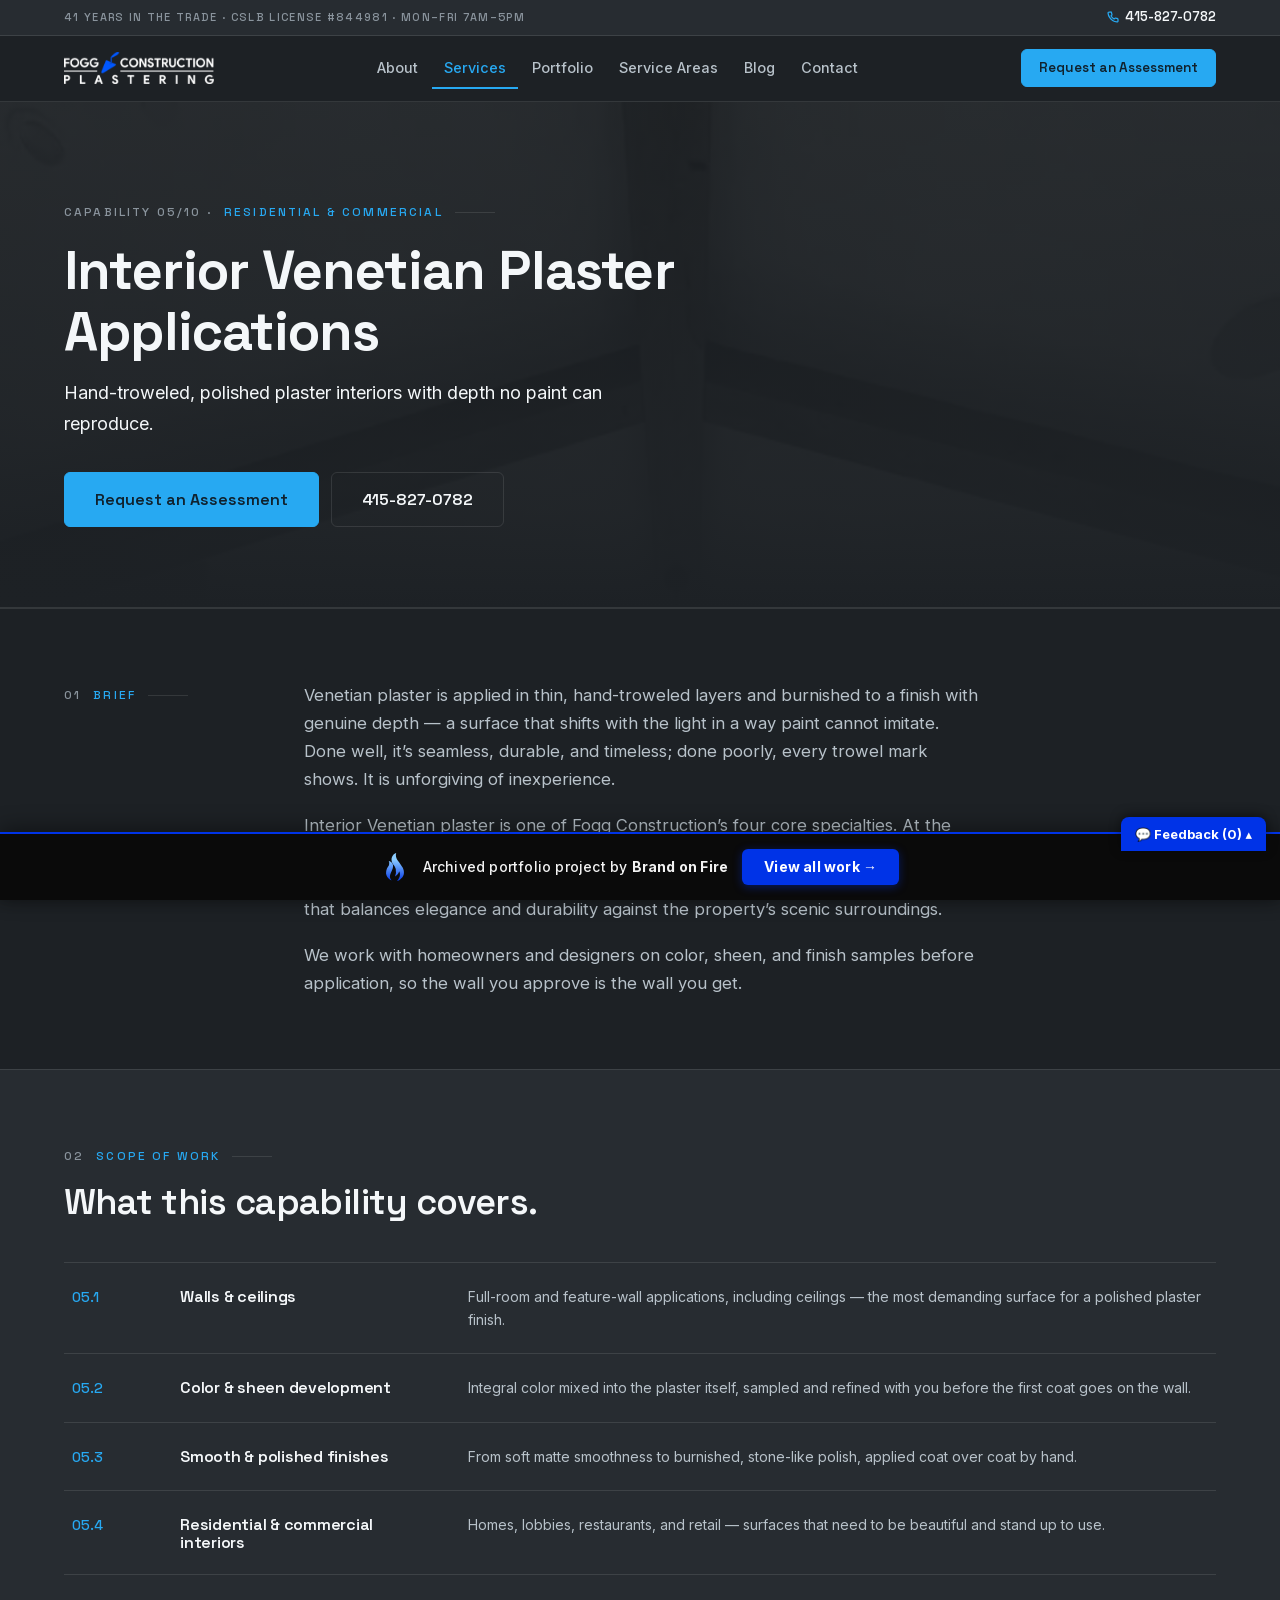
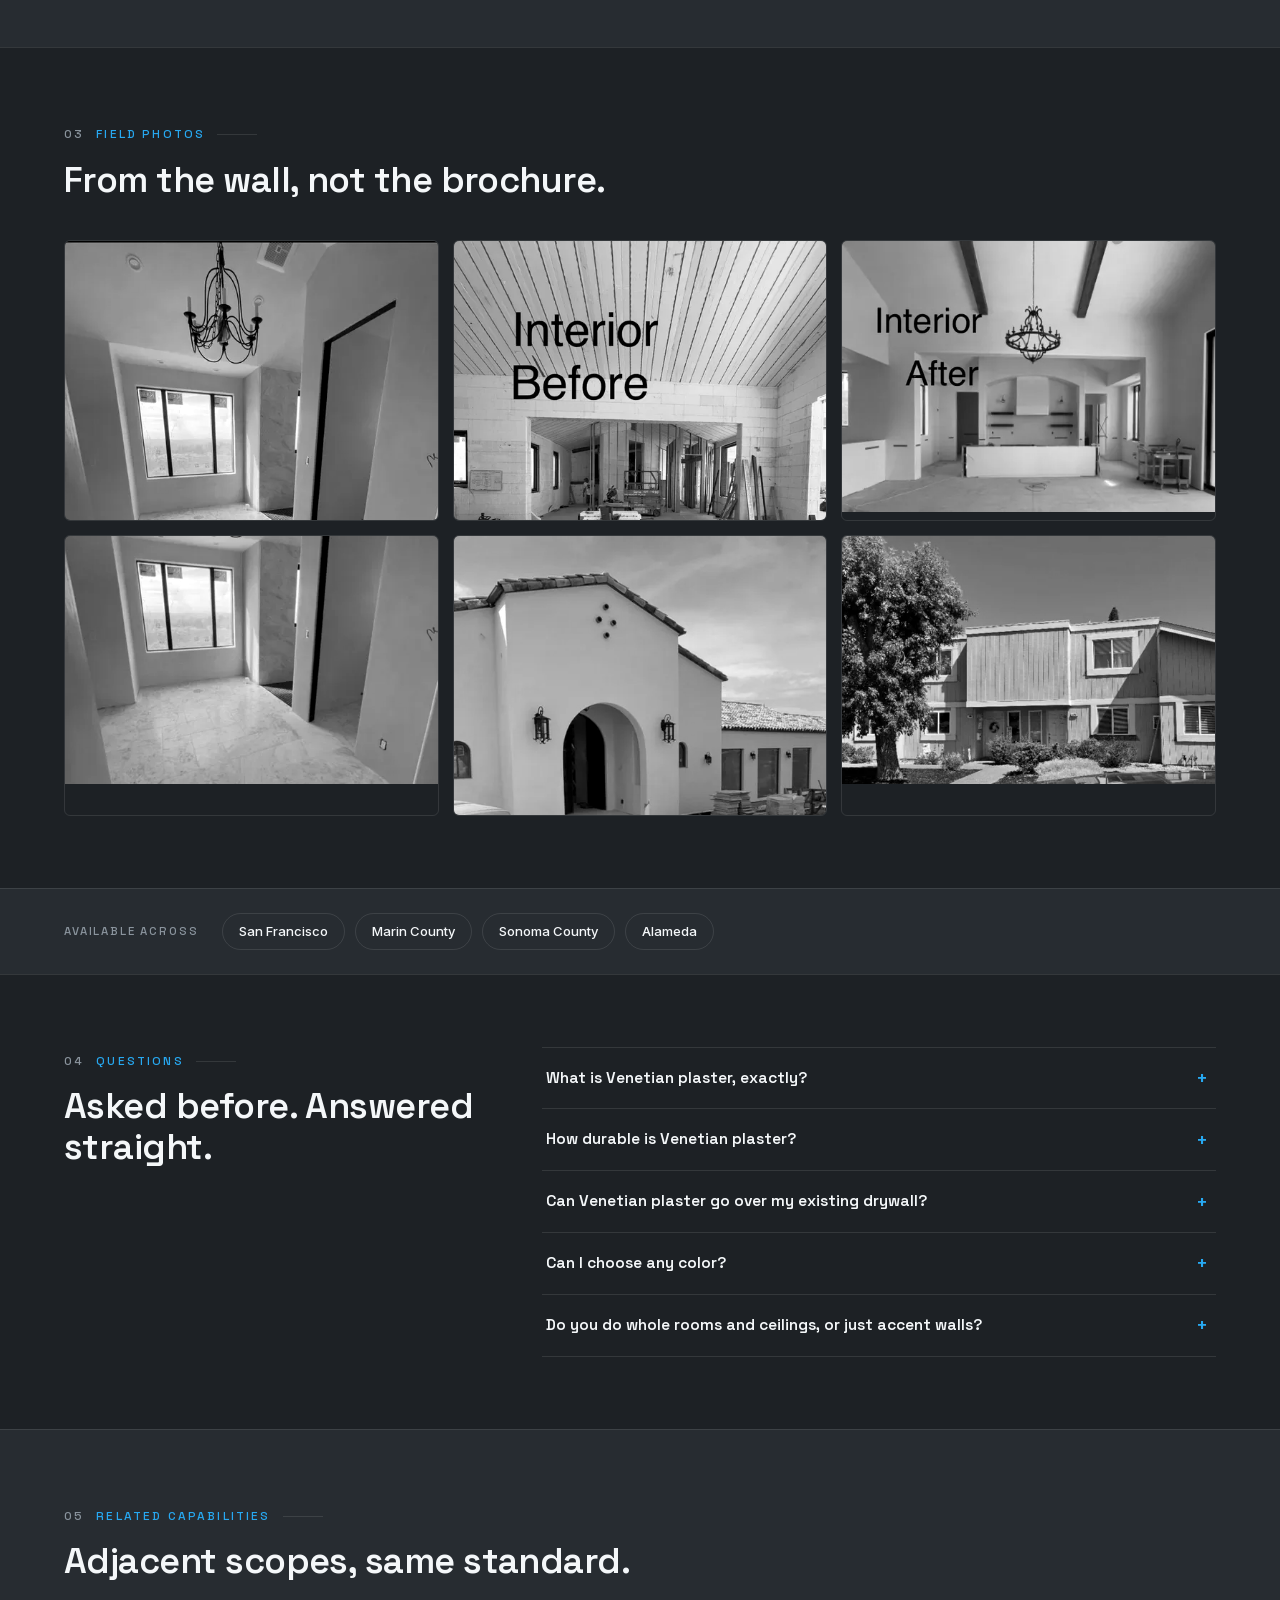
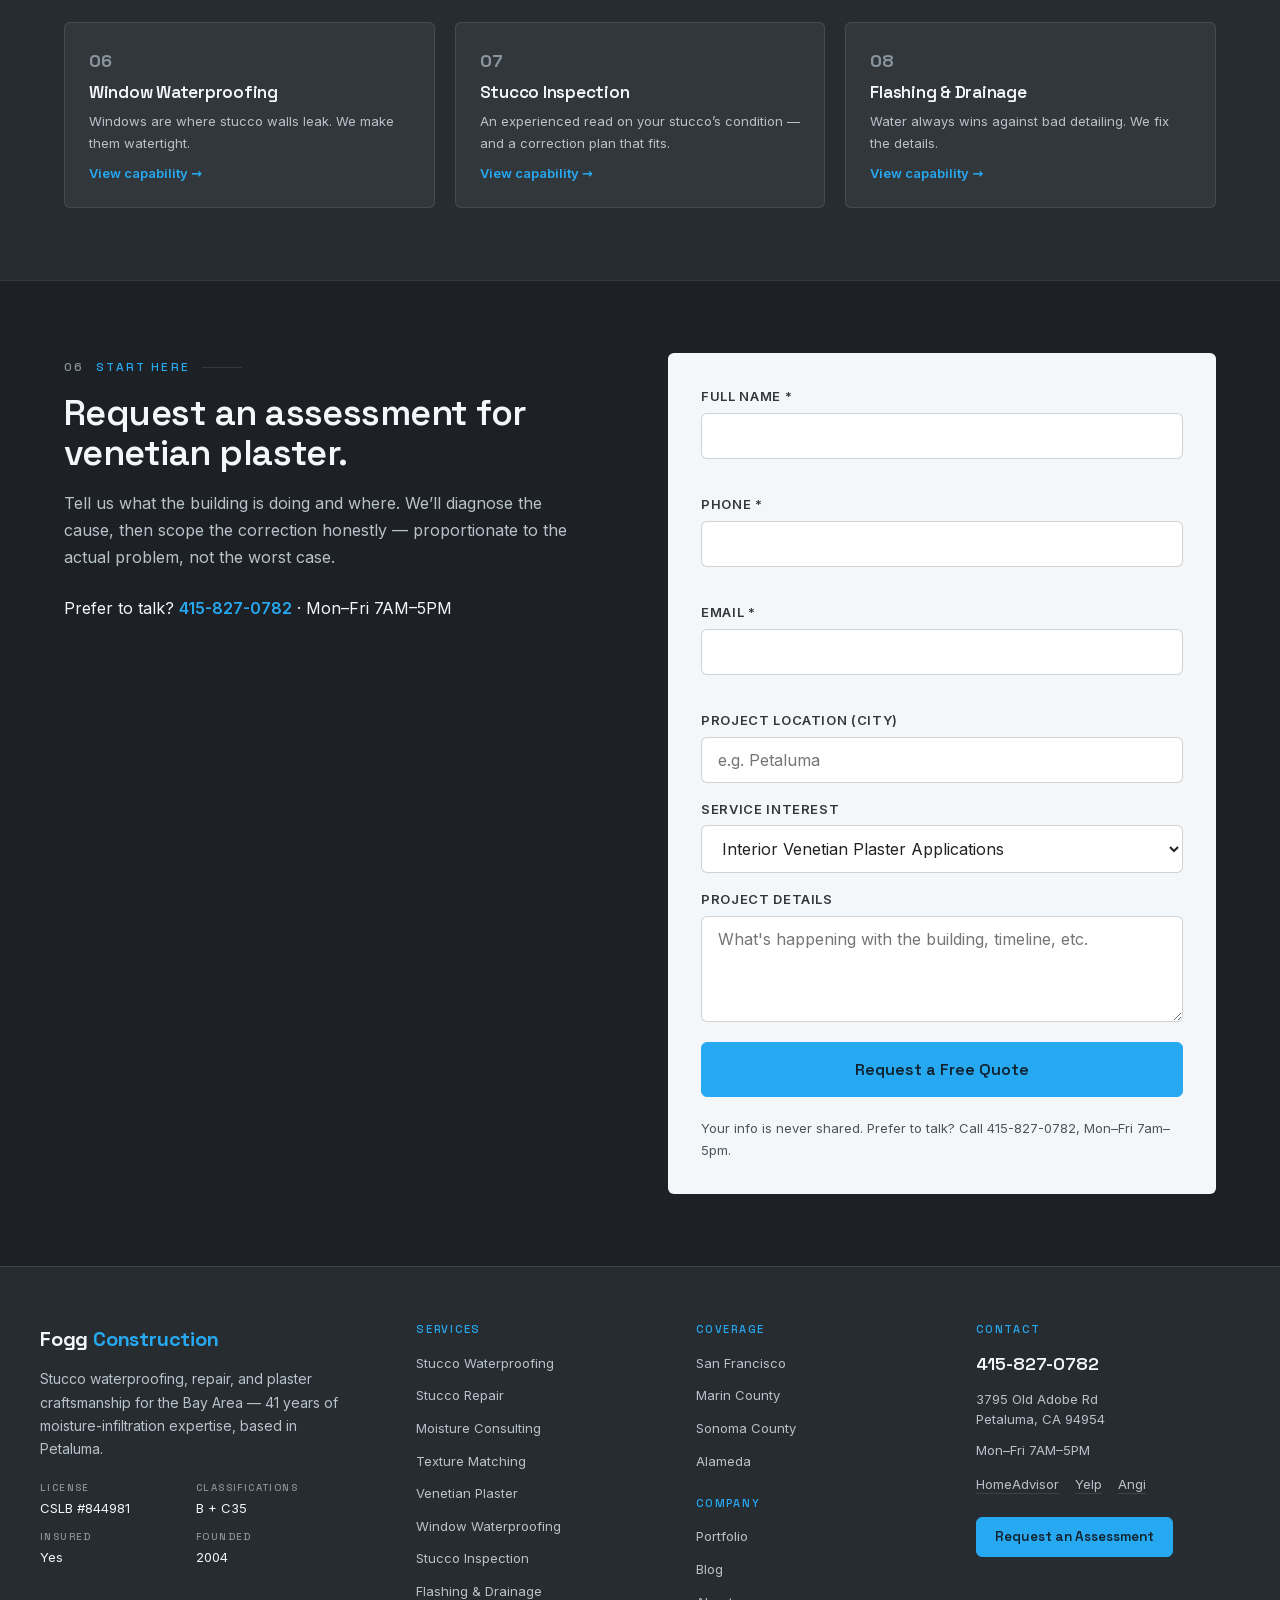
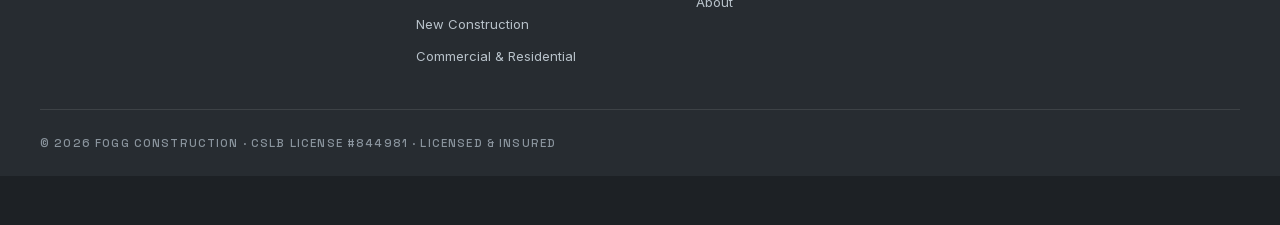
<file: services/venetian-plaster/index.html>
<!doctype html><html lang="en" data-bofp="0"><head><meta charset="utf-8"><meta name="viewport" content="width=device-width,initial-scale=1"><title>Venetian Plaster — Bay Area | Fogg Construction</title><meta name="description" content="Venetian Plaster for Bay Area homes and commercial buildings — San Francisco, Marin, Sonoma &amp; Alameda. 41 years of expertise. Call 415-827-0782."><link rel="canonical" href="/services/venetian-plaster/"><meta name="robots" content="index, follow, max-image-preview:large, max-snippet:-1, max-video-preview:-1"><meta property="og:type" content="website"><meta property="og:title" content="Venetian Plaster — Bay Area | Fogg Construction"><meta property="og:description" content="Venetian Plaster for Bay Area homes and commercial buildings — San Francisco, Marin, Sonoma &amp; Alameda. 41 years of expertise. Call 415-827-0782."><meta property="og:url" content="/services/venetian-plaster/"><meta property="og:site_name" content="Fogg Construction"><meta property="og:image" content="/assets/images/og-default.jpg"><meta property="og:locale" content="en_US"><meta name="twitter:card" content="summary_large_image"><meta name="twitter:title" content="Venetian Plaster — Bay Area | Fogg Construction"><meta name="twitter:description" content="Venetian Plaster for Bay Area homes and commercial buildings — San Francisco, Marin, Sonoma &amp; Alameda. 41 years of expertise. Call 415-827-0782."><meta name="twitter:image" content="/assets/images/og-default.jpg"><meta name="geo.region" content="US-CA"><meta name="geo.placename" content="Petaluma, Sonoma County, CA"><meta name="geo.position" content="38.253215;-122.567448"><meta name="ICBM" content="38.253215, -122.567448"><link rel="icon" type="image/svg+xml" href="/favicon.svg"><link rel="icon" type="image/png" href="/favicon.png"><link rel="apple-touch-icon" href="/favicon.png"><link rel="manifest" href="/manifest.json"><meta name="theme-color" content="#32373c"><link rel="stylesheet" href="../../style.css"><style>[data-bofp="0"]{background-color:#1d2125!important}[data-bofp="1"]{background-color:#1d2125!important;color:#b8c2ca!important}[data-bofp="2"]{background-color:#1d2125!important;color:#b8c2ca!important}[data-bofp="3"]{background-color:#1d2125!important;color:#b8c2ca!important}[data-bofp="4"]{background-color:#272c31!important;color:#b8c2ca!important}[data-bofp="5"]{background-color:#272c31!important;color:#b8c2ca!important}[data-bofp="6"]{background-color:#272c31!important;color:#b8c2ca!important}[data-bofp="7"]{background-color:#272c31!important;color:#b8c2ca!important}</style><meta name="robots" content="noindex, nofollow"></head> <body data-bofp="1"> <a class="sr-only" href="#content">Skip to content</a> <header class="hb" id="hb" data-astro-cid-hc4cwfqd="" data-bofp="2"> <div class="hb-util" data-astro-cid-hc4cwfqd=""> <div class="hb-util-inner" data-astro-cid-hc4cwfqd=""> <p class="hb-util-meta" data-astro-cid-hc4cwfqd="">41 Years in the Trade · CSLB License #844981 · Mon–Fri 7AM–5PM</p> <a class="hb-util-phone" href="tel:+14158270782" data-astro-cid-hc4cwfqd=""> <svg width="12" height="12" viewBox="0 0 24 24" fill="none" stroke="currentColor" stroke-width="2.5" aria-hidden="true" data-astro-cid-hc4cwfqd=""><path d="M22 16.92v3a2 2 0 0 1-2.18 2 19.79 19.79 0 0 1-8.63-3.07 19.5 19.5 0 0 1-6-6 19.79 19.79 0 0 1-3.07-8.67A2 2 0 0 1 4.11 2h3a2 2 0 0 1 2 1.72 12.84 12.84 0 0 0 .7 2.81 2 2 0 0 1-.45 2.11L8.09 9.91a16 16 0 0 0 6 6l1.27-1.27a2 2 0 0 1 2.11-.45 12.84 12.84 0 0 0 2.81.7A2 2 0 0 1 22 16.92z" data-astro-cid-hc4cwfqd=""></path></svg> 415-827-0782 </a> </div> </div> <div class="hb-main" data-astro-cid-hc4cwfqd="" data-bofp="3"> <div class="hb-inner" data-astro-cid-hc4cwfqd=""> <a href="../../index.html" class="hb-logo" aria-label="Fogg Construction — home" data-astro-cid-hc4cwfqd=""> <img src="../../_a/aed684697bbf.svg" alt="Fogg Construction" width="150" height="32" data-astro-cid-hc4cwfqd="" decoding="sync"> </a> <nav class="hb-nav" aria-label="Primary" data-astro-cid-hc4cwfqd=""> <a href="../../about/index.html" class="" data-astro-cid-hc4cwfqd="">About</a><a href="../../services/index.html" class="is-active" aria-current="page" data-astro-cid-hc4cwfqd="">Services</a><a href="../../portfolio/index.html" class="" data-astro-cid-hc4cwfqd="">Portfolio</a><a href="../../service-areas/index.html" class="" data-astro-cid-hc4cwfqd="">Service Areas</a><a href="../../blog/index.html" class="" data-astro-cid-hc4cwfqd="">Blog</a><a href="../../contact/index.html" class="" data-astro-cid-hc4cwfqd="">Contact</a> </nav> <a href="../../contact/index.html" class="hb-cta b-btn b-btn--primary" data-astro-cid-hc4cwfqd="">Request an Assessment</a> <button class="hb-burger" id="hb-burger" aria-expanded="false" aria-controls="hb-mobile" aria-label="Open menu" data-astro-cid-hc4cwfqd=""> <span data-astro-cid-hc4cwfqd=""></span><span data-astro-cid-hc4cwfqd=""></span><span data-astro-cid-hc4cwfqd=""></span> </button> </div> </div> <nav class="hb-mobile" id="hb-mobile" hidden="" aria-label="Mobile" data-astro-cid-hc4cwfqd=""> <a href="../../index.html" data-astro-cid-hc4cwfqd="">Home</a> <a href="../../about/index.html" data-astro-cid-hc4cwfqd="">About</a> <a href="../../services/index.html" data-astro-cid-hc4cwfqd="">Services</a> <a class="hb-mobile-sub" href="../../services/stucco-waterproofing-moisture-barrier/index.html" data-astro-cid-hc4cwfqd="">· Stucco Waterproofing</a><a class="hb-mobile-sub" href="../../services/stucco-repair-restoration/index.html" data-astro-cid-hc4cwfqd="">· Stucco Repair</a><a class="hb-mobile-sub" href="../../services/moisture-infiltration-consulting/index.html" data-astro-cid-hc4cwfqd="">· Moisture Consulting</a><a class="hb-mobile-sub" href="../../services/custom-stucco-texture-matching/index.html" data-astro-cid-hc4cwfqd="">· Texture Matching</a><a class="hb-mobile-sub" href="../../services/venetian-plaster/index.html" data-astro-cid-hc4cwfqd="">· Venetian Plaster</a><a class="hb-mobile-sub" href="../../services/window-installation-waterproofing/index.html" data-astro-cid-hc4cwfqd="">· Window Waterproofing</a><a class="hb-mobile-sub" href="#" data-astro-cid-hc4cwfqd="">· Stucco Inspection</a><a class="hb-mobile-sub" href="#" data-astro-cid-hc4cwfqd="">· Flashing &amp; Drainage</a><a class="hb-mobile-sub" href="#" data-astro-cid-hc4cwfqd="">· New Construction</a><a class="hb-mobile-sub" href="#" data-astro-cid-hc4cwfqd="">· Commercial &amp; Residential</a> <a href="../../portfolio/index.html" data-astro-cid-hc4cwfqd="">Portfolio</a> <a href="../../service-areas/index.html" data-astro-cid-hc4cwfqd="">Service Areas</a> <a href="../../blog/index.html" data-astro-cid-hc4cwfqd="">Blog</a> <a href="../../contact/index.html" data-astro-cid-hc4cwfqd="">Contact</a> <a class="hb-mobile-cta" href="../../contact/index.html" data-astro-cid-hc4cwfqd="">Request an Assessment</a> <a class="hb-mobile-call" href="tel:+14158270782" data-astro-cid-hc4cwfqd="">Call 415-827-0782</a> </nav> </header> <main id="content"> <section class="sd-hero" data-astro-cid-tcy35dad=""> <div class="sd-hero-bg" aria-hidden="true" data-astro-cid-tcy35dad=""> <img src="../../_a/5bc7caee4378.webp" alt="" fetchpriority="high" data-astro-cid-tcy35dad="true" decoding="sync" width="591" height="704"> </div> <div class="b-container sd-hero-inner" data-astro-cid-tcy35dad=""> <span class="b-label" data-astro-cid-tcy35dad=""><span class="b-label-num" data-astro-cid-tcy35dad="">Capability 05/10 ·</span> Residential &amp; Commercial</span> <h1 data-astro-cid-tcy35dad="">Interior Venetian Plaster Applications</h1> <p class="sd-tagline" data-astro-cid-tcy35dad="">Hand-troweled, polished plaster interiors with depth no paint can reproduce.</p> <div class="sd-hero-actions" data-astro-cid-tcy35dad=""> <a href="#sd-form" class="b-btn b-btn--primary b-btn--lg" data-astro-cid-tcy35dad="">Request an Assessment</a> <a href="tel:+14158270782" class="b-btn b-btn--ghost b-btn--lg" data-astro-cid-tcy35dad="">415-827-0782</a> </div> </div> </section> <section class="b-section b-section--line" data-astro-cid-tcy35dad=""> <div class="b-container sd-intro-grid" data-astro-cid-tcy35dad=""> <div class="sd-intro-label" data-astro-cid-tcy35dad=""> <span class="b-label" data-astro-cid-tcy35dad=""><span class="b-label-num" data-astro-cid-tcy35dad="">01</span> Brief</span> </div> <div class="sd-intro" data-astro-cid-tcy35dad=""> <p data-astro-cid-tcy35dad="">Venetian plaster is applied in thin, hand-troweled layers and burnished to a finish with genuine depth — a surface that shifts with the light in a way paint cannot imitate. Done well, it’s seamless, durable, and timeless; done poorly, every trowel mark shows. It is unforgiving of inexperience.</p><p data-astro-cid-tcy35dad="">Interior Venetian plaster is one of Fogg Construction’s four core specialties. At the Skyfarm residence in Santa Rosa, we applied smooth, colored Venetian plaster across walls and ceilings, pairing it with the home’s new exterior stucco for a unified design that balances elegance and durability against the property’s scenic surroundings.</p><p data-astro-cid-tcy35dad="">We work with homeowners and designers on color, sheen, and finish samples before application, so the wall you approve is the wall you get.</p> </div> </div> </section> <section class="b-section b-section--line b-section--panel" data-astro-cid-tcy35dad="" data-bofp="4"> <div class="b-container" data-astro-cid-tcy35dad=""> <div class="b-sec-head" data-astro-cid-tcy35dad=""> <span class="b-label" data-astro-cid-tcy35dad=""><span class="b-label-num" data-astro-cid-tcy35dad="">02</span> Scope of Work</span> <h2 data-astro-cid-tcy35dad="">What this capability covers.</h2> </div> <div class="sd-scope" data-astro-cid-tcy35dad=""> <div class="sd-scope-row" data-astro-cid-tcy35dad=""> <span class="sd-scope-num" data-astro-cid-tcy35dad="">05.1</span> <h3 data-astro-cid-tcy35dad="">Walls &amp; ceilings</h3> <p data-astro-cid-tcy35dad="">Full-room and feature-wall applications, including ceilings — the most demanding surface for a polished plaster finish.</p> </div><div class="sd-scope-row" data-astro-cid-tcy35dad=""> <span class="sd-scope-num" data-astro-cid-tcy35dad="">05.2</span> <h3 data-astro-cid-tcy35dad="">Color &amp; sheen development</h3> <p data-astro-cid-tcy35dad="">Integral color mixed into the plaster itself, sampled and refined with you before the first coat goes on the wall.</p> </div><div class="sd-scope-row" data-astro-cid-tcy35dad=""> <span class="sd-scope-num" data-astro-cid-tcy35dad="">05.3</span> <h3 data-astro-cid-tcy35dad="">Smooth &amp; polished finishes</h3> <p data-astro-cid-tcy35dad="">From soft matte smoothness to burnished, stone-like polish, applied coat over coat by hand.</p> </div><div class="sd-scope-row" data-astro-cid-tcy35dad=""> <span class="sd-scope-num" data-astro-cid-tcy35dad="">05.4</span> <h3 data-astro-cid-tcy35dad="">Residential &amp; commercial interiors</h3> <p data-astro-cid-tcy35dad="">Homes, lobbies, restaurants, and retail — surfaces that need to be beautiful and stand up to use.</p> </div> </div> </div> </section> <section class="b-section b-section--line" data-astro-cid-tcy35dad=""> <div class="b-container" data-astro-cid-tcy35dad=""> <div class="b-sec-head" data-astro-cid-tcy35dad=""> <span class="b-label" data-astro-cid-tcy35dad=""><span class="b-label-num" data-astro-cid-tcy35dad="">03</span> Field Photos</span> <h2 data-astro-cid-tcy35dad="">From the wall, not the brochure.</h2> </div> <div class="sd-gallery" data-astro-cid-tcy35dad=""> <a class="sd-shot b-mono" href="#" data-lightbox-trigger="" data-lightbox-group="service-gallery" data-lightbox-src="/_assets/venetian-plaster-walls-marble-floor-chandelier.BYxSiA9u.jpg" data-lightbox-alt="Room with venetian plaster walls, marble tile floor, and an iron chandelier — interior plaster finish" data-lightbox-caption="Plaster walls and marble floors" data-astro-cid-tcy35dad=""> <img src="../../_a/5793e272e013.webp" alt="Room with venetian plaster walls, marble tile floor, and an iron chandelier — interior plaster finish" data-astro-cid-tcy35dad="true" decoding="sync" width="591" height="778"> </a><a class="sd-shot b-mono" href="#" data-lightbox-trigger="" data-lightbox-group="service-gallery" data-lightbox-src="/_assets/interior-substrate-before-venetian-plaster.CHj8ZF4V.jpg" data-lightbox-alt="Great room interior with board substrate exposed before plastering (before)" data-lightbox-caption="Interior before plaster" data-astro-cid-tcy35dad=""> <img src="../../_a/abc98ccff9d1.webp" alt="Great room interior with board substrate exposed before plastering (before)" data-astro-cid-tcy35dad="true" decoding="sync" width="960" height="975"> </a><a class="sd-shot b-mono" href="#" data-lightbox-trigger="" data-lightbox-group="service-gallery" data-lightbox-src="/_assets/smooth-plaster-interior-after-chandelier.Av4pcEc5.jpg" data-lightbox-alt="Finished interior with smooth plaster walls, wood beams, and chandelier (after)" data-lightbox-caption="Plastered interior, after" data-astro-cid-tcy35dad=""> <img src="../../_a/c179f84bdb28.webp" alt="Finished interior with smooth plaster walls, wood beams, and chandelier (after)" data-astro-cid-tcy35dad="true" decoding="sync" width="650" height="473"> </a><a class="sd-shot b-mono" href="#" data-lightbox-trigger="" data-lightbox-group="service-gallery" data-lightbox-src="/_assets/venetian-plaster-marble-bathroom-interior.1EO1hAcs.jpg" data-lightbox-alt="Venetian plaster walls and marble tile in a bathroom with a valley view — interior plaster finish" data-lightbox-caption="Plaster and marble bathroom" data-astro-cid-tcy35dad=""> <img src="../../_a/b06993013d20.webp" alt="Venetian plaster walls and marble tile in a bathroom with a valley view — interior plaster finish" data-astro-cid-tcy35dad="true" decoding="sync" width="756" height="504"> </a><a class="sd-shot b-mono" href="#" data-lightbox-trigger="" data-lightbox-group="service-gallery" data-lightbox-src="/_assets/white-stucco-arched-entry-spanish-style.DHAu0Xzk.jpg" data-lightbox-alt="White stucco arched entry with iron lanterns on a Spanish-style new build" data-lightbox-caption="Arched entry, Spanish-style stucco" data-astro-cid-tcy35dad=""> <img src="../../_a/3894231eb14e.webp" alt="White stucco arched entry with iron lanterns on a Spanish-style new build" data-astro-cid-tcy35dad="true" decoding="sync" width="693" height="669"> </a><a class="sd-shot b-mono" href="#" data-lightbox-trigger="" data-lightbox-group="service-gallery" data-lightbox-src="/_assets/wood-siding-townhome-before-stucco-remodel.BIxTMqOq.jpg" data-lightbox-alt="Townhome with original vertical wood siding before its stucco conversion (before)" data-lightbox-caption="Wood siding before stucco" data-astro-cid-tcy35dad=""> <img src="../../_a/0ff54047daa0.webp" alt="Townhome with original vertical wood siding before its stucco conversion (before)" data-astro-cid-tcy35dad="true" decoding="sync" width="756" height="504"> </a> </div> </div> </section> <section class="sd-regions b-section--line" data-astro-cid-tcy35dad="" data-bofp="5"> <div class="b-container sd-regions-inner" data-astro-cid-tcy35dad=""> <span class="sd-regions-label" data-astro-cid-tcy35dad="">Available across</span> <div class="sd-regions-links" data-astro-cid-tcy35dad=""> <a class="sd-region-link" href="#" data-astro-cid-tcy35dad="">San Francisco</a><a class="sd-region-link" href="#" data-astro-cid-tcy35dad="">Marin County</a><a class="sd-region-link" href="#" data-astro-cid-tcy35dad="">Sonoma County</a><a class="sd-region-link" href="#" data-astro-cid-tcy35dad="">Alameda</a> </div> </div> </section> <section class="b-section b-section--line" data-astro-cid-tcy35dad=""> <div class="b-container sd-faq-grid" data-astro-cid-tcy35dad=""> <div class="sd-faq-intro" data-astro-cid-tcy35dad=""> <span class="b-label" data-astro-cid-tcy35dad=""><span class="b-label-num" data-astro-cid-tcy35dad="">04</span> Questions</span> <h2 data-astro-cid-tcy35dad="">Asked before. Answered straight.</h2> </div> <div class="sd-faqs" data-astro-cid-tcy35dad=""> <details class="sd-faq" data-astro-cid-tcy35dad=""> <summary data-astro-cid-tcy35dad="">What is Venetian plaster, exactly?</summary> <p data-astro-cid-tcy35dad="">A traditional lime-based (or modern polymer-enhanced) plaster applied in multiple thin coats with a steel trowel, then burnished. The layered application creates variation and depth within the surface itself — the color is in the material, not painted on top.</p> </details><details class="sd-faq" data-astro-cid-tcy35dad=""> <summary data-astro-cid-tcy35dad="">How durable is Venetian plaster?</summary> <p data-astro-cid-tcy35dad="">Very. Properly applied Venetian plaster is a hard, long-lived surface that ages gracefully, and polished finishes resist scuffing better than most painted walls. It can also be repaired and re-burnished by a skilled plasterer rather than fully redone.</p> </details><details class="sd-faq" data-astro-cid-tcy35dad=""> <summary data-astro-cid-tcy35dad="">Can Venetian plaster go over my existing drywall?</summary> <p data-astro-cid-tcy35dad="">Yes — with correct surface preparation and priming, Venetian plaster is applied over standard drywall as well as plaster substrates. Preparation is most of the battle; the finish telegraphs any shortcut underneath it.</p> </details><details class="sd-faq" data-astro-cid-tcy35dad=""> <summary data-astro-cid-tcy35dad="">Can I choose any color?</summary> <p data-astro-cid-tcy35dad="">Color is mixed integrally into the plaster, and the range is wide. We develop samples — color and sheen together, since they interact — until you’ve approved the exact finish on a sample board before we start.</p> </details><details class="sd-faq" data-astro-cid-tcy35dad=""> <summary data-astro-cid-tcy35dad="">Do you do whole rooms and ceilings, or just accent walls?</summary> <p data-astro-cid-tcy35dad="">Both. At the Skyfarm project in Santa Rosa we plastered walls and ceilings throughout — ceilings in particular separate experienced Venetian plasterers from occasional ones.</p> </details> </div> </div> </section> <section class="b-section b-section--line b-section--panel" data-astro-cid-tcy35dad="" data-bofp="6"> <div class="b-container" data-astro-cid-tcy35dad=""> <div class="b-sec-head" data-astro-cid-tcy35dad=""> <span class="b-label" data-astro-cid-tcy35dad=""><span class="b-label-num" data-astro-cid-tcy35dad="">05</span> Related Capabilities</span> <h2 data-astro-cid-tcy35dad="">Adjacent scopes, same standard.</h2> </div> <div class="sd-related" data-astro-cid-tcy35dad=""> <a class="sd-rel" href="../../services/window-installation-waterproofing/index.html" data-astro-cid-tcy35dad=""> <span class="sd-rel-num" data-astro-cid-tcy35dad="">06</span> <h3 data-astro-cid-tcy35dad="">Window Waterproofing</h3> <p data-astro-cid-tcy35dad="">Windows are where stucco walls leak. We make them watertight.</p> <span class="b-link" data-astro-cid-tcy35dad="">View capability →</span> </a><a class="sd-rel" href="#" data-astro-cid-tcy35dad=""> <span class="sd-rel-num" data-astro-cid-tcy35dad="">07</span> <h3 data-astro-cid-tcy35dad="">Stucco Inspection</h3> <p data-astro-cid-tcy35dad="">An experienced read on your stucco’s condition — and a correction plan that fits.</p> <span class="b-link" data-astro-cid-tcy35dad="">View capability →</span> </a><a class="sd-rel" href="#" data-astro-cid-tcy35dad=""> <span class="sd-rel-num" data-astro-cid-tcy35dad="">08</span> <h3 data-astro-cid-tcy35dad="">Flashing &amp; Drainage</h3> <p data-astro-cid-tcy35dad="">Water always wins against bad detailing. We fix the details.</p> <span class="b-link" data-astro-cid-tcy35dad="">View capability →</span> </a> </div> </div> </section> <section class="b-section b-section--line" id="sd-form" data-astro-cid-tcy35dad=""> <div class="b-container sd-cta-grid" data-astro-cid-tcy35dad=""> <div class="sd-cta-text" data-astro-cid-tcy35dad=""> <span class="b-label" data-astro-cid-tcy35dad=""><span class="b-label-num" data-astro-cid-tcy35dad="">06</span> Start Here</span> <h2 data-astro-cid-tcy35dad="">Request an assessment for venetian plaster.</h2> <p data-astro-cid-tcy35dad=""> Tell us what the building is doing and where. We’ll diagnose the cause, then scope the correction honestly — proportionate to the actual problem, not the worst case. </p> <p class="sd-cta-direct" data-astro-cid-tcy35dad=""> Prefer to talk? <a class="b-link" href="tel:+14158270782" data-astro-cid-tcy35dad="">415-827-0782</a> · Mon–Fri 7AM–5PM </p> </div> <div class="b-form-card" data-astro-cid-tcy35dad=""> <form class="contact-form contact-form--compact" id="contact-form" name="contact" netlify-honeypot="bot-field" method="POST" action="/api/contact" novalidate="" data-astro-cid-6vgcpqee=""> <p class="hp" data-astro-cid-6vgcpqee=""><label data-astro-cid-6vgcpqee="">Don't fill this out: <input name="bot-field" tabindex="-1" autocomplete="off" data-astro-cid-6vgcpqee=""></label></p> <div class="form-grid" data-astro-cid-6vgcpqee=""> <label class="field" data-astro-cid-6vgcpqee=""> <span class="field__label" data-astro-cid-6vgcpqee="">Full name <abbr title="required" data-astro-cid-6vgcpqee="">*</abbr></span> <input type="text" name="name" required="" autocomplete="name" data-astro-cid-6vgcpqee=""> <span class="field__error" data-error-for="name" data-astro-cid-6vgcpqee=""></span> </label> <label class="field" data-astro-cid-6vgcpqee=""> <span class="field__label" data-astro-cid-6vgcpqee="">Phone <abbr title="required" data-astro-cid-6vgcpqee="">*</abbr></span> <input type="tel" name="phone" required="" autocomplete="tel" data-astro-cid-6vgcpqee=""> <span class="field__error" data-error-for="phone" data-astro-cid-6vgcpqee=""></span> </label> <label class="field field--full" data-astro-cid-6vgcpqee=""> <span class="field__label" data-astro-cid-6vgcpqee="">Email <abbr title="required" data-astro-cid-6vgcpqee="">*</abbr></span> <input type="email" name="email" required="" autocomplete="email" data-astro-cid-6vgcpqee=""> <span class="field__error" data-error-for="email" data-astro-cid-6vgcpqee=""></span> </label> <label class="field field--full" data-astro-cid-6vgcpqee=""> <span class="field__label" data-astro-cid-6vgcpqee="">Project location (city)</span> <input type="text" name="city" placeholder="e.g. Petaluma" autocomplete="address-level2" data-astro-cid-6vgcpqee=""> </label> <label class="field field--full" data-astro-cid-6vgcpqee=""> <span class="field__label" data-astro-cid-6vgcpqee="">Service interest</span> <select name="service" data-astro-cid-6vgcpqee=""> <option value="" data-astro-cid-6vgcpqee="">— Select a service —</option> <option value="stucco-waterproofing-moisture-barrier" data-astro-cid-6vgcpqee="">Stucco Waterproofing &amp; Moisture Barrier Systems</option><option value="stucco-repair-restoration" data-astro-cid-6vgcpqee="">Stucco Repair &amp; Restoration</option><option value="moisture-infiltration-consulting" data-astro-cid-6vgcpqee="">Exterior Envelope Moisture Infiltration Consulting</option><option value="custom-stucco-texture-matching" data-astro-cid-6vgcpqee="">Custom Stucco Texture Matching</option><option value="venetian-plaster" selected="" data-astro-cid-6vgcpqee="">Interior Venetian Plaster Applications</option><option value="window-installation-waterproofing" data-astro-cid-6vgcpqee="">Window Installation &amp; Waterproofing</option><option value="stucco-inspection-correction" data-astro-cid-6vgcpqee="">Stucco Inspection &amp; Correction</option><option value="flashing-drainage-improvements" data-astro-cid-6vgcpqee="">Flashing &amp; Drainage System Improvements</option><option value="new-construction-stucco-plaster" data-astro-cid-6vgcpqee="">New Construction Stucco &amp; Plaster Solutions</option><option value="commercial-residential-stucco" data-astro-cid-6vgcpqee="">Commercial &amp; Residential Stucco Services</option> <option value="other" data-astro-cid-6vgcpqee="">Not sure / other</option> </select> </label> <label class="field field--full" data-astro-cid-6vgcpqee=""> <span class="field__label" data-astro-cid-6vgcpqee="">Project details</span> <textarea name="message" rows="4" placeholder="What's happening with the building, timeline, etc." data-astro-cid-6vgcpqee=""></textarea> </label> </div> <button type="submit" class="btn btn--primary btn--lg" data-astro-cid-6vgcpqee="">Request a Free Quote</button> <p class="form-note" data-astro-cid-6vgcpqee="">Your info is never shared. Prefer to talk? Call 415-827-0782, Mon–Fri 7am–5pm.</p> </form> </div> </div> </section> <div class="lb-overlay" id="osp-lightbox" hidden="" role="dialog" aria-modal="true" aria-label="Image gallery"> <button class="lb-close" id="lb-close" aria-label="Close gallery">×</button> <button class="lb-prev" id="lb-prev" aria-label="Previous image">‹</button> <figure class="lb-figure"> <img id="lb-image" alt="" decoding="sync"> <figcaption id="lb-caption"></figcaption> </figure> <button class="lb-next" id="lb-next" aria-label="Next image">›</button> <span class="lb-counter" id="lb-counter"></span> </div> </main> <footer class="fb" data-astro-cid-l6v3njuw=""> <div class="fb-main" data-astro-cid-l6v3njuw="" data-bofp="7"> <div class="fb-grid" data-astro-cid-l6v3njuw=""> <div class="fb-brand" data-astro-cid-l6v3njuw=""> <span class="fb-name" data-astro-cid-l6v3njuw="">Fogg <em data-astro-cid-l6v3njuw="">Construction</em></span> <p data-astro-cid-l6v3njuw="">Stucco waterproofing, repair, and plaster craftsmanship for the Bay Area — 41 years of moisture-infiltration expertise, based in Petaluma.</p> <dl class="fb-cred" data-astro-cid-l6v3njuw=""> <div data-astro-cid-l6v3njuw=""><dt data-astro-cid-l6v3njuw="">License</dt><dd data-astro-cid-l6v3njuw="">CSLB #844981</dd></div> <div data-astro-cid-l6v3njuw=""><dt data-astro-cid-l6v3njuw="">Classifications</dt><dd data-astro-cid-l6v3njuw="">B + C35</dd></div> <div data-astro-cid-l6v3njuw=""><dt data-astro-cid-l6v3njuw="">Insured</dt><dd data-astro-cid-l6v3njuw="">Yes</dd></div> <div data-astro-cid-l6v3njuw=""><dt data-astro-cid-l6v3njuw="">Founded</dt><dd data-astro-cid-l6v3njuw="">2004</dd></div> </dl> </div> <div class="fb-col" data-astro-cid-l6v3njuw=""> <h4 data-astro-cid-l6v3njuw="">Services</h4> <ul data-astro-cid-l6v3njuw=""> <li data-astro-cid-l6v3njuw=""><a href="../../services/stucco-waterproofing-moisture-barrier/index.html" data-astro-cid-l6v3njuw="">Stucco Waterproofing</a></li><li data-astro-cid-l6v3njuw=""><a href="../../services/stucco-repair-restoration/index.html" data-astro-cid-l6v3njuw="">Stucco Repair</a></li><li data-astro-cid-l6v3njuw=""><a href="../../services/moisture-infiltration-consulting/index.html" data-astro-cid-l6v3njuw="">Moisture Consulting</a></li><li data-astro-cid-l6v3njuw=""><a href="../../services/custom-stucco-texture-matching/index.html" data-astro-cid-l6v3njuw="">Texture Matching</a></li><li data-astro-cid-l6v3njuw=""><a href="../../services/venetian-plaster/index.html" data-astro-cid-l6v3njuw="">Venetian Plaster</a></li><li data-astro-cid-l6v3njuw=""><a href="../../services/window-installation-waterproofing/index.html" data-astro-cid-l6v3njuw="">Window Waterproofing</a></li><li data-astro-cid-l6v3njuw=""><a href="#" data-astro-cid-l6v3njuw="">Stucco Inspection</a></li><li data-astro-cid-l6v3njuw=""><a href="#" data-astro-cid-l6v3njuw="">Flashing &amp; Drainage</a></li><li data-astro-cid-l6v3njuw=""><a href="#" data-astro-cid-l6v3njuw="">New Construction</a></li><li data-astro-cid-l6v3njuw=""><a href="#" data-astro-cid-l6v3njuw="">Commercial &amp; Residential</a></li> </ul> </div> <div class="fb-col" data-astro-cid-l6v3njuw=""> <h4 data-astro-cid-l6v3njuw="">Coverage</h4> <ul data-astro-cid-l6v3njuw=""> <li data-astro-cid-l6v3njuw=""><a href="#" data-astro-cid-l6v3njuw="">San Francisco</a></li><li data-astro-cid-l6v3njuw=""><a href="#" data-astro-cid-l6v3njuw="">Marin County</a></li><li data-astro-cid-l6v3njuw=""><a href="#" data-astro-cid-l6v3njuw="">Sonoma County</a></li><li data-astro-cid-l6v3njuw=""><a href="#" data-astro-cid-l6v3njuw="">Alameda</a></li> </ul> <h4 class="fb-col-h2" data-astro-cid-l6v3njuw="">Company</h4> <ul data-astro-cid-l6v3njuw=""> <li data-astro-cid-l6v3njuw=""><a href="../../portfolio/index.html" data-astro-cid-l6v3njuw="">Portfolio</a></li> <li data-astro-cid-l6v3njuw=""><a href="../../blog/index.html" data-astro-cid-l6v3njuw="">Blog</a></li> <li data-astro-cid-l6v3njuw=""><a href="../../about/index.html" data-astro-cid-l6v3njuw="">About</a></li> </ul> </div> <div class="fb-col" data-astro-cid-l6v3njuw=""> <h4 data-astro-cid-l6v3njuw="">Contact</h4> <p class="fb-phone" data-astro-cid-l6v3njuw=""><a href="tel:+14158270782" data-astro-cid-l6v3njuw="">415-827-0782</a></p> <p data-astro-cid-l6v3njuw="">3795 Old Adobe Rd<br data-astro-cid-l6v3njuw="">Petaluma, CA 94954</p> <p data-astro-cid-l6v3njuw="">Mon–Fri 7AM–5PM</p> <ul class="fb-profiles" data-astro-cid-l6v3njuw=""> <li data-astro-cid-l6v3njuw=""><a href="https://www.homeadvisor.com/rated.FoggConstruction.51681976.html" rel="noopener" target="_blank" data-astro-cid-l6v3njuw="">HomeAdvisor</a></li><li data-astro-cid-l6v3njuw=""><a href="https://www.yelp.com/biz/fogg-construction-stucco-santa-rosa" rel="noopener" target="_blank" data-astro-cid-l6v3njuw="">Yelp</a></li><li data-astro-cid-l6v3njuw=""><a href="https://www.angi.com/companylist/us/ca/petaluma/fogg-construction-reviews-9146171.htm" rel="noopener" target="_blank" data-astro-cid-l6v3njuw="">Angi</a></li> </ul> <a class="fb-cta b-btn b-btn--primary" href="../../contact/index.html" data-astro-cid-l6v3njuw="">Request an Assessment</a> </div> </div> <div class="fb-bottom" data-astro-cid-l6v3njuw=""> <span data-astro-cid-l6v3njuw="">© 2026 Fogg Construction · CSLB License #844981 · Licensed &amp; Insured</span> </div> </div> </footer><a href="https://brandonfire.com/portfolio/" id="bof-portfolio-bar" rel="noopener" style="position:fixed;left:0;right:0;bottom:0;z-index:2147483647;display:flex;align-items:center;justify-content:center;gap:10px;flex-wrap:wrap;background:#14181c;color:#fff!important;font-family:-apple-system,BlinkMacSystemFont,'Segoe UI',Roboto,Helvetica,Arial,sans-serif;font-size:13px;font-weight:500;line-height:1;letter-spacing:.2px;padding:11px 16px;text-decoration:none!important;box-shadow:0 -2px 14px rgba(0,0,0,.28);border-top:2px solid #e2542c;box-sizing:border-box"><span style="opacity:.92;color:#fff">Archived portfolio project by <strong style="font-weight:700;color:#fff">Brand&nbsp;on&nbsp;Fire</strong></span><span style="background:#e2542c;color:#fff;padding:6px 12px;border-radius:4px;font-weight:600;white-space:nowrap">View&nbsp;all&nbsp;work&nbsp;&rarr;</span></a><!-- bof-portfolio-bar --><a href="https://brandonfire.com/portfolio/" id="bof-portfolio-bar" rel="noopener" style="position:fixed;left:0;right:0;bottom:0;z-index:2147483647;display:flex;align-items:center;justify-content:center;gap:14px;flex-wrap:wrap;background:#0a0a0a;color:#ffffff !important;font-family:Inter,-apple-system,BlinkMacSystemFont,'Segoe UI',Roboto,Helvetica,Arial,sans-serif;font-size:14px;font-weight:500;line-height:1;letter-spacing:.2px;padding:15px 18px;text-decoration:none !important;box-shadow:0 -3px 22px rgba(0,0,0,.45);border-top:2px solid #0033e7;box-sizing:border-box;"><img src="[data-uri]" alt="" width="28" height="28" style="display:block;flex:0 0 auto;width:28px;height:28px;"><span style="opacity:.95;color:#fff;">Archived portfolio project by <strong style="font-weight:700;color:#fff;">Brand&nbsp;on&nbsp;Fire</strong></span><span style="background:#0033e7;color:#fff;padding:11px 22px;border-radius:6px;font-weight:700;font-size:14px;white-space:nowrap;box-shadow:0 2px 10px rgba(0,51,231,.4);">View&nbsp;all&nbsp;work&nbsp;&rarr;</span></a><script>(function(){function p(){var b=document.getElementById("bof-portfolio-bar");if(b&&document.body)document.body.style.setProperty("padding-bottom",b.offsetHeight+"px","important");}if(document.readyState!=="loading")p();else document.addEventListener("DOMContentLoaded",p);window.addEventListener("resize",p);})();</script><script>/* Brand on Fire portfolio feedback collector. One shared origin (brand-on-fire.github.io) => one shared
   localStorage; every comment is stamped with the site + page it was written on. Shadow DOM so the host
   site's CSS / pointer-events:none can't touch it. "Export all" copies everything for Claude. */
(function () {
  var K = 'bof_feedback', D = document;
  if (D.getElementById('bof-fb-host')) return;
  function L() { try { return JSON.parse(localStorage.getItem(K)) || []; } catch (e) { return []; } }
  function SV(a) { try { localStorage.setItem(K, JSON.stringify(a)); } catch (e) {} }
  function slug() { var p = location.pathname.split('/').filter(Boolean); return p[0] || '(home)'; }
  function pagePath() { var p = location.pathname.split('/').filter(Boolean); return '/' + p.slice(1).join('/') + (p.length > 1 ? '/' : ''); }
  function draftKey() { return 'bof_fb_draft'; }     // one global draft so an in-progress comment survives navigation
  function barH() { var b = D.getElementById('bof-portfolio-bar'); return b ? b.offsetHeight : 0; }
  function sync() { try { fetch('http://localhost:8799/sync', { method: 'POST', headers: { 'Content-Type': 'text/plain' }, body: JSON.stringify(L()), keepalive: true }).catch(function () {}); } catch (e) {} }
  function counts() { var a = L(), s = slug(), here = a.filter(function (c) { return c.site === s; }).length; return { here: here, total: a.length }; }
  var open = localStorage.getItem('bof_fb_open') === '1';

  var host = D.createElement('div'); host.id = 'bof-fb-host';
  host.style.cssText = 'all:initial;position:fixed;left:0;right:0;bottom:0;z-index:2147483647;pointer-events:none';
  var R = host.attachShadow({ mode: 'open' });
  R.innerHTML =
    '<style>' +
    ':host{all:initial}div,textarea,button,span,b{box-sizing:border-box;font-family:Inter,system-ui,-apple-system,"Segoe UI",Arial,sans-serif;margin:0}' +
    '.tog{position:fixed;right:14px;background:#0033e7;color:#fff;font-weight:700;font-size:13px;padding:9px 14px;border-radius:8px 8px 0 0;cursor:pointer;box-shadow:0 -2px 12px rgba(0,0,0,.45);pointer-events:auto;user-select:none}' +
    '.pan{position:fixed;left:0;right:0;background:#0a0a0a;border-top:2px solid #0033e7;height:158px;padding:8px 12px 10px;display:none;pointer-events:auto}' +
    '.pan.open{display:block}' +
    '.hd{display:flex;align-items:center;gap:8px;color:#fff;font-size:12.5px;margin-bottom:6px}' +
    '.hd b{color:#8bccff;font-weight:700}.hd .pg{color:#9aa3b2}' +
    'textarea{display:block;width:100%;height:74px;background:#16181d;color:#fff;border:1px solid #2a2d35;border-radius:6px;padding:8px;font-size:13px;line-height:1.4;resize:none;pointer-events:auto;-webkit-user-select:text;user-select:text;outline:none}' +
    'textarea:focus{border-color:#0033e7}' +
    '.row{display:flex;gap:8px;align-items:center;margin-top:7px}' +
    'button{border:0;border-radius:6px;padding:8px 14px;font-weight:700;font-size:13px;cursor:pointer;pointer-events:auto}' +
    '.save{background:#0033e7;color:#fff}.exp{background:#16181d;color:#8bccff;border:1px solid #2a2d35}.undo{background:transparent;color:#888;font-weight:600;font-size:12px;padding:6px}' +
    '.st{color:#9aa3b2;font-size:12px;margin-left:auto}' +
    '</style>' +
    '<div class="tog" id="tog"></div>' +
    '<div class="pan" id="pan">' +
    '<div class="hd">Commenting on <b id="site"></b><span class="pg" id="pg"></span></div>' +
    '<textarea id="ta" placeholder="Type feedback for THIS page, then Save…"></textarea>' +
    '<div class="row"><button class="save" id="save">Save</button><button class="undo" id="undo">Undo last</button><button class="exp" id="exp">Export all</button><span class="st" id="st"></span></div>' +
    '</div>';
  D.body.appendChild(host);

  var tog = R.getElementById('tog'), pan = R.getElementById('pan'), ta = R.getElementById('ta');
  R.getElementById('site').textContent = slug();
  R.getElementById('pg').textContent = pagePath();
  ta.value = localStorage.getItem(draftKey()) || '';
  ta.addEventListener('input', function () { localStorage.setItem(draftKey(), ta.value); });
  function refresh() {
    var h = barH(), c = counts();
    pan.style.bottom = h + 'px'; pan.classList.toggle('open', open);
    tog.style.bottom = (open ? 158 + h : h) + 'px';
    tog.textContent = '💬 Feedback (' + c.total + ') ' + (open ? '▾' : '▴');
    R.getElementById('st').textContent = c.here + ' on this site · ' + c.total + ' total';
  }
  tog.addEventListener('click', function () { open = !open; localStorage.setItem('bof_fb_open', open ? '1' : '0'); refresh(); if (open) setTimeout(function () { ta.focus(); }, 0); });
  R.getElementById('save').addEventListener('click', function () {
    var t = ta.value.trim(); if (!t) return;
    var a = L(); a.push({ site: slug(), page: location.pathname, text: t, ts: new Date().toISOString() }); SV(a);
    ta.value = ''; localStorage.removeItem(draftKey()); refresh(); sync();
    var b = R.getElementById('save'); b.textContent = 'Saved ✓ ' + slug(); setTimeout(function () { b.textContent = 'Save'; }, 1100);
  });
  R.getElementById('undo').addEventListener('click', function () {
    var a = L(); if (!a.length) return; var last = a.pop(); SV(a); refresh(); sync();
    var b = R.getElementById('undo'); b.textContent = 'removed'; setTimeout(function () { b.textContent = 'Undo last'; }, 900);
  });
  R.getElementById('exp').addEventListener('click', function () {
    var a = L(); if (!a.length) { alert('No comments saved yet.'); return; }
    var txt = 'PORTFOLIO FEEDBACK (' + a.length + ' comments)\n\n' + a.map(function (c) { return '[' + c.site + c.page + ']\n' + c.text; }).join('\n\n');
    if (navigator.clipboard && navigator.clipboard.writeText) navigator.clipboard.writeText(txt).then(function () { alert('Copied ' + a.length + ' comments — paste to Claude.'); }, function () { window.prompt('Copy all (Cmd+C):', txt); });
    else window.prompt('Copy all (Cmd+C):', txt);
  });
  window.addEventListener('resize', refresh);
  if (D.readyState !== 'loading') { refresh(); sync(); } else D.addEventListener('DOMContentLoaded', function () { refresh(); sync(); });
})();
</script><!-- /bof-portfolio-bar --></body></html>
</file>
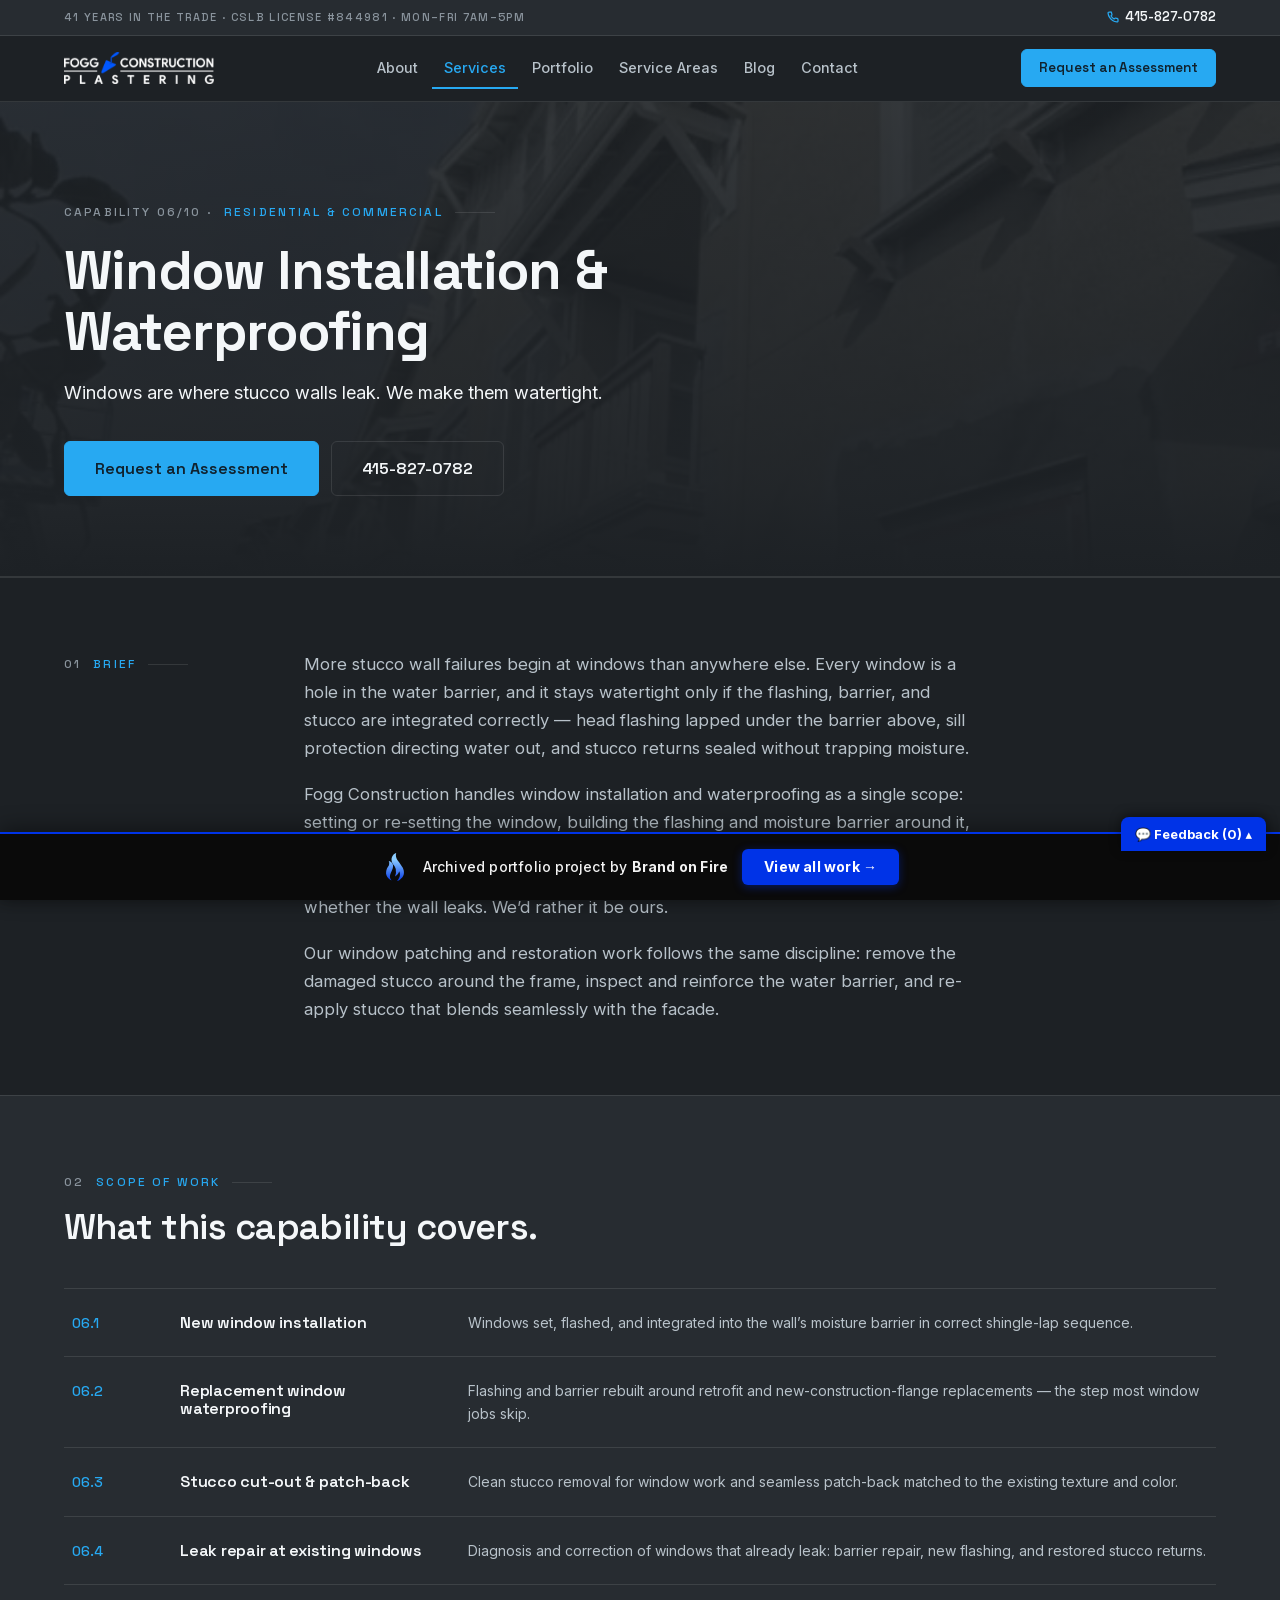
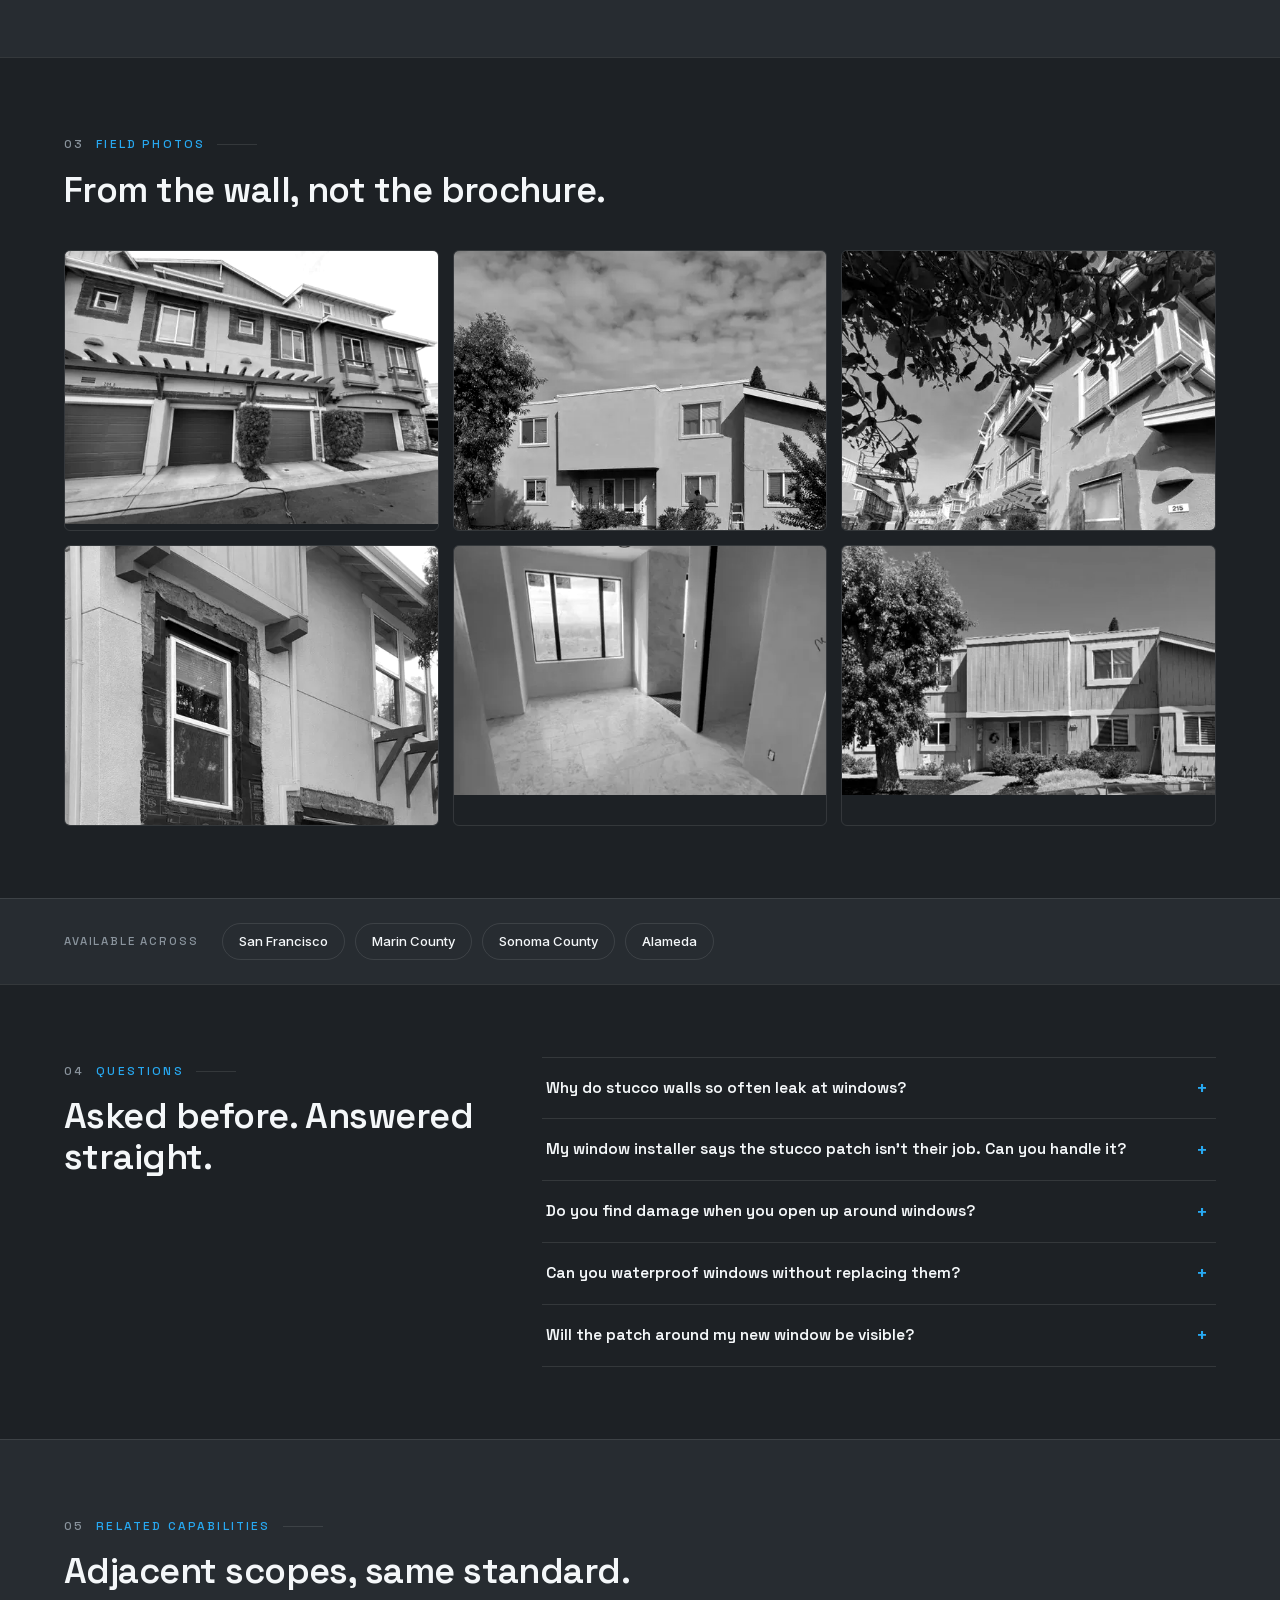
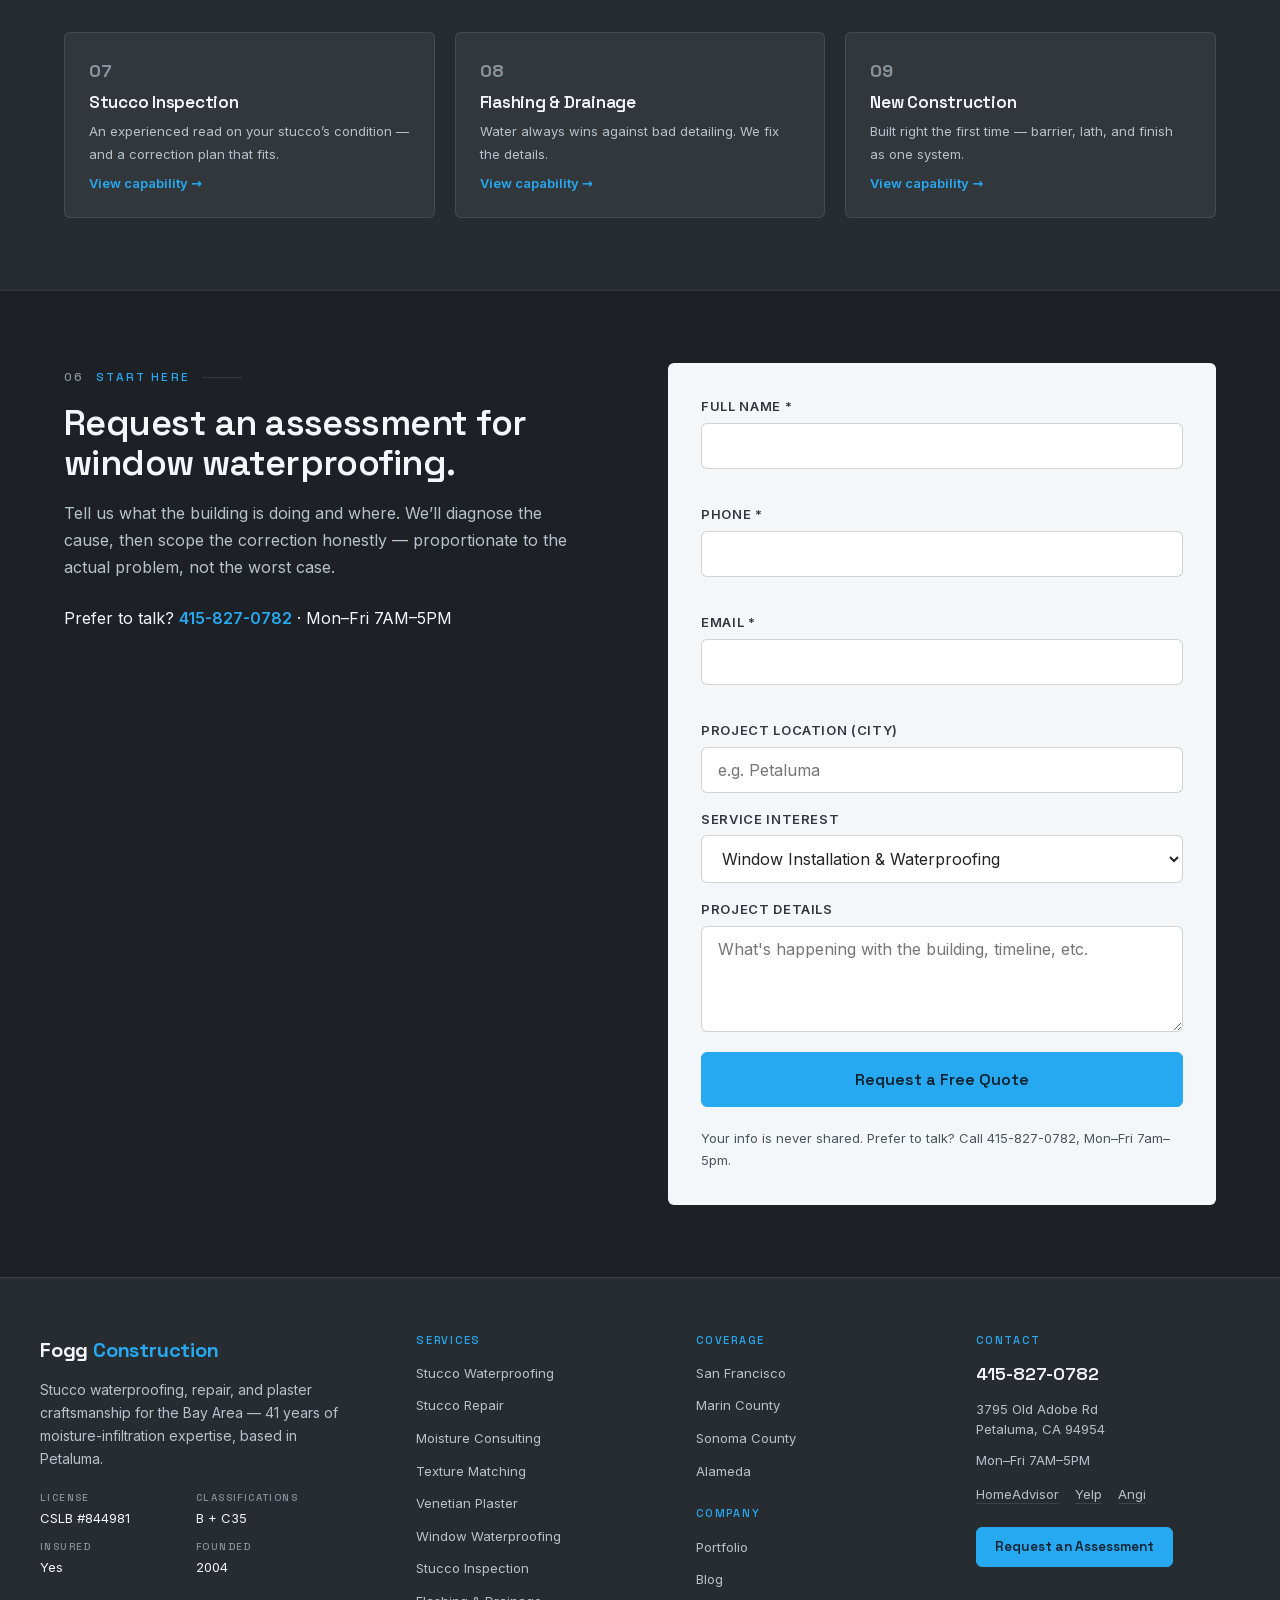
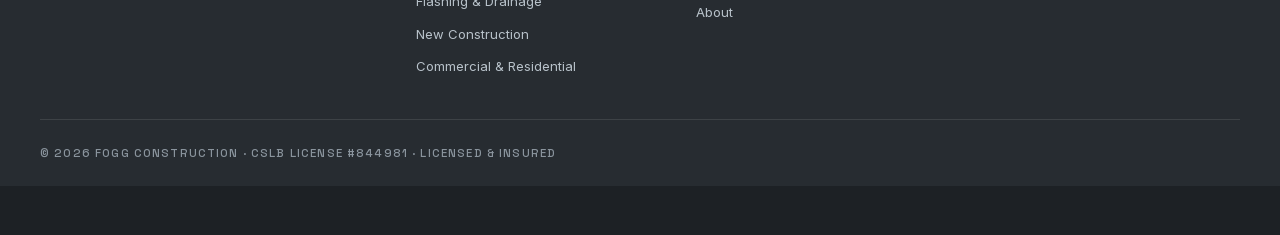
<file: services/window-installation-waterproofing/index.html>
<!doctype html><html lang="en" data-bofp="0"><head><meta charset="utf-8"><meta name="viewport" content="width=device-width,initial-scale=1"><title>Window Waterproofing — Bay Area | Fogg Construction</title><meta name="description" content="Window Waterproofing for Bay Area homes and commercial buildings — San Francisco, Marin, Sonoma &amp; Alameda. 41 years of expertise. Call 415-827-0782."><link rel="canonical" href="/services/window-installation-waterproofing/"><meta name="robots" content="index, follow, max-image-preview:large, max-snippet:-1, max-video-preview:-1"><meta property="og:type" content="website"><meta property="og:title" content="Window Waterproofing — Bay Area | Fogg Construction"><meta property="og:description" content="Window Waterproofing for Bay Area homes and commercial buildings — San Francisco, Marin, Sonoma &amp; Alameda. 41 years of expertise. Call 415-827-0782."><meta property="og:url" content="/services/window-installation-waterproofing/"><meta property="og:site_name" content="Fogg Construction"><meta property="og:image" content="/assets/images/og-default.jpg"><meta property="og:locale" content="en_US"><meta name="twitter:card" content="summary_large_image"><meta name="twitter:title" content="Window Waterproofing — Bay Area | Fogg Construction"><meta name="twitter:description" content="Window Waterproofing for Bay Area homes and commercial buildings — San Francisco, Marin, Sonoma &amp; Alameda. 41 years of expertise. Call 415-827-0782."><meta name="twitter:image" content="/assets/images/og-default.jpg"><meta name="geo.region" content="US-CA"><meta name="geo.placename" content="Petaluma, Sonoma County, CA"><meta name="geo.position" content="38.253215;-122.567448"><meta name="ICBM" content="38.253215, -122.567448"><link rel="icon" type="image/svg+xml" href="/favicon.svg"><link rel="icon" type="image/png" href="/favicon.png"><link rel="apple-touch-icon" href="/favicon.png"><link rel="manifest" href="/manifest.json"><meta name="theme-color" content="#32373c"><link rel="stylesheet" href="../../style.css"><style>[data-bofp="0"]{background-color:#1d2125!important}[data-bofp="1"]{background-color:#1d2125!important;color:#b8c2ca!important}[data-bofp="2"]{background-color:#1d2125!important;color:#b8c2ca!important}[data-bofp="3"]{background-color:#1d2125!important;color:#b8c2ca!important}[data-bofp="4"]{background-color:#272c31!important;color:#b8c2ca!important}[data-bofp="5"]{background-color:#272c31!important;color:#b8c2ca!important}[data-bofp="6"]{background-color:#272c31!important;color:#b8c2ca!important}[data-bofp="7"]{background-color:#272c31!important;color:#b8c2ca!important}</style><meta name="robots" content="noindex, nofollow"></head> <body data-bofp="1"> <a class="sr-only" href="#content">Skip to content</a> <header class="hb" id="hb" data-astro-cid-hc4cwfqd="" data-bofp="2"> <div class="hb-util" data-astro-cid-hc4cwfqd=""> <div class="hb-util-inner" data-astro-cid-hc4cwfqd=""> <p class="hb-util-meta" data-astro-cid-hc4cwfqd="">41 Years in the Trade · CSLB License #844981 · Mon–Fri 7AM–5PM</p> <a class="hb-util-phone" href="tel:+14158270782" data-astro-cid-hc4cwfqd=""> <svg width="12" height="12" viewBox="0 0 24 24" fill="none" stroke="currentColor" stroke-width="2.5" aria-hidden="true" data-astro-cid-hc4cwfqd=""><path d="M22 16.92v3a2 2 0 0 1-2.18 2 19.79 19.79 0 0 1-8.63-3.07 19.5 19.5 0 0 1-6-6 19.79 19.79 0 0 1-3.07-8.67A2 2 0 0 1 4.11 2h3a2 2 0 0 1 2 1.72 12.84 12.84 0 0 0 .7 2.81 2 2 0 0 1-.45 2.11L8.09 9.91a16 16 0 0 0 6 6l1.27-1.27a2 2 0 0 1 2.11-.45 12.84 12.84 0 0 0 2.81.7A2 2 0 0 1 22 16.92z" data-astro-cid-hc4cwfqd=""></path></svg> 415-827-0782 </a> </div> </div> <div class="hb-main" data-astro-cid-hc4cwfqd="" data-bofp="3"> <div class="hb-inner" data-astro-cid-hc4cwfqd=""> <a href="../../index.html" class="hb-logo" aria-label="Fogg Construction — home" data-astro-cid-hc4cwfqd=""> <img src="../../_a/aed684697bbf.svg" alt="Fogg Construction" width="150" height="32" data-astro-cid-hc4cwfqd="" decoding="sync"> </a> <nav class="hb-nav" aria-label="Primary" data-astro-cid-hc4cwfqd=""> <a href="../../about/index.html" class="" data-astro-cid-hc4cwfqd="">About</a><a href="../../services/index.html" class="is-active" aria-current="page" data-astro-cid-hc4cwfqd="">Services</a><a href="../../portfolio/index.html" class="" data-astro-cid-hc4cwfqd="">Portfolio</a><a href="../../service-areas/index.html" class="" data-astro-cid-hc4cwfqd="">Service Areas</a><a href="../../blog/index.html" class="" data-astro-cid-hc4cwfqd="">Blog</a><a href="../../contact/index.html" class="" data-astro-cid-hc4cwfqd="">Contact</a> </nav> <a href="../../contact/index.html" class="hb-cta b-btn b-btn--primary" data-astro-cid-hc4cwfqd="">Request an Assessment</a> <button class="hb-burger" id="hb-burger" aria-expanded="false" aria-controls="hb-mobile" aria-label="Open menu" data-astro-cid-hc4cwfqd=""> <span data-astro-cid-hc4cwfqd=""></span><span data-astro-cid-hc4cwfqd=""></span><span data-astro-cid-hc4cwfqd=""></span> </button> </div> </div> <nav class="hb-mobile" id="hb-mobile" hidden="" aria-label="Mobile" data-astro-cid-hc4cwfqd=""> <a href="../../index.html" data-astro-cid-hc4cwfqd="">Home</a> <a href="../../about/index.html" data-astro-cid-hc4cwfqd="">About</a> <a href="../../services/index.html" data-astro-cid-hc4cwfqd="">Services</a> <a class="hb-mobile-sub" href="../../services/stucco-waterproofing-moisture-barrier/index.html" data-astro-cid-hc4cwfqd="">· Stucco Waterproofing</a><a class="hb-mobile-sub" href="../../services/stucco-repair-restoration/index.html" data-astro-cid-hc4cwfqd="">· Stucco Repair</a><a class="hb-mobile-sub" href="../../services/moisture-infiltration-consulting/index.html" data-astro-cid-hc4cwfqd="">· Moisture Consulting</a><a class="hb-mobile-sub" href="../../services/custom-stucco-texture-matching/index.html" data-astro-cid-hc4cwfqd="">· Texture Matching</a><a class="hb-mobile-sub" href="../../services/venetian-plaster/index.html" data-astro-cid-hc4cwfqd="">· Venetian Plaster</a><a class="hb-mobile-sub" href="../../services/window-installation-waterproofing/index.html" data-astro-cid-hc4cwfqd="">· Window Waterproofing</a><a class="hb-mobile-sub" href="#" data-astro-cid-hc4cwfqd="">· Stucco Inspection</a><a class="hb-mobile-sub" href="#" data-astro-cid-hc4cwfqd="">· Flashing &amp; Drainage</a><a class="hb-mobile-sub" href="#" data-astro-cid-hc4cwfqd="">· New Construction</a><a class="hb-mobile-sub" href="#" data-astro-cid-hc4cwfqd="">· Commercial &amp; Residential</a> <a href="../../portfolio/index.html" data-astro-cid-hc4cwfqd="">Portfolio</a> <a href="../../service-areas/index.html" data-astro-cid-hc4cwfqd="">Service Areas</a> <a href="../../blog/index.html" data-astro-cid-hc4cwfqd="">Blog</a> <a href="../../contact/index.html" data-astro-cid-hc4cwfqd="">Contact</a> <a class="hb-mobile-cta" href="../../contact/index.html" data-astro-cid-hc4cwfqd="">Request an Assessment</a> <a class="hb-mobile-call" href="tel:+14158270782" data-astro-cid-hc4cwfqd="">Call 415-827-0782</a> </nav> </header> <main id="content"> <section class="sd-hero" data-astro-cid-tcy35dad=""> <div class="sd-hero-bg" aria-hidden="true" data-astro-cid-tcy35dad=""> <img src="../../_a/7a8e67e7fa24.webp" alt="" fetchpriority="high" data-astro-cid-tcy35dad="true" decoding="sync" width="645" height="440"> </div> <div class="b-container sd-hero-inner" data-astro-cid-tcy35dad=""> <span class="b-label" data-astro-cid-tcy35dad=""><span class="b-label-num" data-astro-cid-tcy35dad="">Capability 06/10 ·</span> Residential &amp; Commercial</span> <h1 data-astro-cid-tcy35dad="">Window Installation &amp; Waterproofing</h1> <p class="sd-tagline" data-astro-cid-tcy35dad="">Windows are where stucco walls leak. We make them watertight.</p> <div class="sd-hero-actions" data-astro-cid-tcy35dad=""> <a href="#sd-form" class="b-btn b-btn--primary b-btn--lg" data-astro-cid-tcy35dad="">Request an Assessment</a> <a href="tel:+14158270782" class="b-btn b-btn--ghost b-btn--lg" data-astro-cid-tcy35dad="">415-827-0782</a> </div> </div> </section> <section class="b-section b-section--line" data-astro-cid-tcy35dad=""> <div class="b-container sd-intro-grid" data-astro-cid-tcy35dad=""> <div class="sd-intro-label" data-astro-cid-tcy35dad=""> <span class="b-label" data-astro-cid-tcy35dad=""><span class="b-label-num" data-astro-cid-tcy35dad="">01</span> Brief</span> </div> <div class="sd-intro" data-astro-cid-tcy35dad=""> <p data-astro-cid-tcy35dad="">More stucco wall failures begin at windows than anywhere else. Every window is a hole in the water barrier, and it stays watertight only if the flashing, barrier, and stucco are integrated correctly — head flashing lapped under the barrier above, sill protection directing water out, and stucco returns sealed without trapping moisture.</p><p data-astro-cid-tcy35dad="">Fogg Construction handles window installation and waterproofing as a single scope: setting or re-setting the window, building the flashing and moisture barrier around it, and patching the stucco to match the existing wall. When window replacement crews cut out stucco and leave the patch to "someone," that someone’s work determines whether the wall leaks. We’d rather it be ours.</p><p data-astro-cid-tcy35dad="">Our window patching and restoration work follows the same discipline: remove the damaged stucco around the frame, inspect and reinforce the water barrier, and re-apply stucco that blends seamlessly with the facade.</p> </div> </div> </section> <section class="b-section b-section--line b-section--panel" data-astro-cid-tcy35dad="" data-bofp="4"> <div class="b-container" data-astro-cid-tcy35dad=""> <div class="b-sec-head" data-astro-cid-tcy35dad=""> <span class="b-label" data-astro-cid-tcy35dad=""><span class="b-label-num" data-astro-cid-tcy35dad="">02</span> Scope of Work</span> <h2 data-astro-cid-tcy35dad="">What this capability covers.</h2> </div> <div class="sd-scope" data-astro-cid-tcy35dad=""> <div class="sd-scope-row" data-astro-cid-tcy35dad=""> <span class="sd-scope-num" data-astro-cid-tcy35dad="">06.1</span> <h3 data-astro-cid-tcy35dad="">New window installation</h3> <p data-astro-cid-tcy35dad="">Windows set, flashed, and integrated into the wall’s moisture barrier in correct shingle-lap sequence.</p> </div><div class="sd-scope-row" data-astro-cid-tcy35dad=""> <span class="sd-scope-num" data-astro-cid-tcy35dad="">06.2</span> <h3 data-astro-cid-tcy35dad="">Replacement window waterproofing</h3> <p data-astro-cid-tcy35dad="">Flashing and barrier rebuilt around retrofit and new-construction-flange replacements — the step most window jobs skip.</p> </div><div class="sd-scope-row" data-astro-cid-tcy35dad=""> <span class="sd-scope-num" data-astro-cid-tcy35dad="">06.3</span> <h3 data-astro-cid-tcy35dad="">Stucco cut-out &amp; patch-back</h3> <p data-astro-cid-tcy35dad="">Clean stucco removal for window work and seamless patch-back matched to the existing texture and color.</p> </div><div class="sd-scope-row" data-astro-cid-tcy35dad=""> <span class="sd-scope-num" data-astro-cid-tcy35dad="">06.4</span> <h3 data-astro-cid-tcy35dad="">Leak repair at existing windows</h3> <p data-astro-cid-tcy35dad="">Diagnosis and correction of windows that already leak: barrier repair, new flashing, and restored stucco returns.</p> </div> </div> </div> </section> <section class="b-section b-section--line" data-astro-cid-tcy35dad=""> <div class="b-container" data-astro-cid-tcy35dad=""> <div class="b-sec-head" data-astro-cid-tcy35dad=""> <span class="b-label" data-astro-cid-tcy35dad=""><span class="b-label-num" data-astro-cid-tcy35dad="">03</span> Field Photos</span> <h2 data-astro-cid-tcy35dad="">From the wall, not the brochure.</h2> </div> <div class="sd-gallery" data-astro-cid-tcy35dad=""> <a class="sd-shot b-mono" href="#" data-lightbox-trigger="" data-lightbox-group="service-gallery" data-lightbox-src="/_assets/completed-stucco-window-patching-townhomes.CIEt5Y8g.jpg" data-lightbox-alt="Craftsman townhomes with window patching complete and finishes blended to match (after)" data-lightbox-caption="Completed window restoration" data-astro-cid-tcy35dad=""> <img src="../../_a/017c9dd4c18f.webp" alt="Craftsman townhomes with window patching complete and finishes blended to match (after)" data-astro-cid-tcy35dad="true" decoding="sync" width="750" height="550"> </a><a class="sd-shot b-mono" href="#" data-lightbox-trigger="" data-lightbox-group="service-gallery" data-lightbox-src="/_assets/new-stucco-facade-window-trim-completed.BGPhL2Wo.jpg" data-lightbox-alt="New stucco facade with clean trim lines around windows (after) — siding-to-stucco conversion" data-lightbox-caption="New stucco with trim around windows" data-astro-cid-tcy35dad=""> <img src="../../_a/8ed4224b0d8c.webp" alt="New stucco facade with clean trim lines around windows (after) — siding-to-stucco conversion" data-astro-cid-tcy35dad="true" decoding="sync" width="3024" height="4032"> </a><a class="sd-shot b-mono" href="#" data-lightbox-trigger="" data-lightbox-group="service-gallery" data-lightbox-src="/_assets/window-opening-base-coat-patching.DpZW0ol2.jpg" data-lightbox-alt="Window opening patched with fresh base coat stucco and masking on a craftsman townhome (during)" data-lightbox-caption="Window opening patched and curing" data-astro-cid-tcy35dad=""> <img src="../../_a/321295559730.webp" alt="Window opening patched with fresh base coat stucco and masking on a craftsman townhome (during)" data-astro-cid-tcy35dad="true" decoding="sync" width="750" height="923"> </a><a class="sd-shot b-mono" href="#" data-lightbox-trigger="" data-lightbox-group="service-gallery" data-lightbox-src="/_assets/window-moisture-barrier-paper-installation.RPLSVXp7.jpg" data-lightbox-alt="Moisture barrier paper lapped around window openings before stucco patching (during) — window waterproofing" data-lightbox-caption="Waterproofing paper around windows" data-astro-cid-tcy35dad=""> <img src="../../_a/7fa917b9ea06.webp" alt="Moisture barrier paper lapped around window openings before stucco patching (during) — window waterproofing" data-astro-cid-tcy35dad="true" decoding="sync" width="750" height="963"> </a><a class="sd-shot b-mono" href="#" data-lightbox-trigger="" data-lightbox-group="service-gallery" data-lightbox-src="/_assets/venetian-plaster-marble-bathroom-interior.1EO1hAcs.jpg" data-lightbox-alt="Venetian plaster walls and marble tile in a bathroom with a valley view — interior plaster finish" data-lightbox-caption="Plaster and marble bathroom" data-astro-cid-tcy35dad=""> <img src="../../_a/b06993013d20.webp" alt="Venetian plaster walls and marble tile in a bathroom with a valley view — interior plaster finish" data-astro-cid-tcy35dad="true" decoding="sync" width="756" height="504"> </a><a class="sd-shot b-mono" href="#" data-lightbox-trigger="" data-lightbox-group="service-gallery" data-lightbox-src="/_assets/wood-siding-townhome-before-stucco-remodel.BIxTMqOq.jpg" data-lightbox-alt="Townhome with original vertical wood siding before its stucco conversion (before)" data-lightbox-caption="Wood siding before stucco" data-astro-cid-tcy35dad=""> <img src="../../_a/0ff54047daa0.webp" alt="Townhome with original vertical wood siding before its stucco conversion (before)" data-astro-cid-tcy35dad="true" decoding="sync" width="756" height="504"> </a> </div> </div> </section> <section class="sd-regions b-section--line" data-astro-cid-tcy35dad="" data-bofp="5"> <div class="b-container sd-regions-inner" data-astro-cid-tcy35dad=""> <span class="sd-regions-label" data-astro-cid-tcy35dad="">Available across</span> <div class="sd-regions-links" data-astro-cid-tcy35dad=""> <a class="sd-region-link" href="#" data-astro-cid-tcy35dad="">San Francisco</a><a class="sd-region-link" href="#" data-astro-cid-tcy35dad="">Marin County</a><a class="sd-region-link" href="#" data-astro-cid-tcy35dad="">Sonoma County</a><a class="sd-region-link" href="#" data-astro-cid-tcy35dad="">Alameda</a> </div> </div> </section> <section class="b-section b-section--line" data-astro-cid-tcy35dad=""> <div class="b-container sd-faq-grid" data-astro-cid-tcy35dad=""> <div class="sd-faq-intro" data-astro-cid-tcy35dad=""> <span class="b-label" data-astro-cid-tcy35dad=""><span class="b-label-num" data-astro-cid-tcy35dad="">04</span> Questions</span> <h2 data-astro-cid-tcy35dad="">Asked before. Answered straight.</h2> </div> <div class="sd-faqs" data-astro-cid-tcy35dad=""> <details class="sd-faq" data-astro-cid-tcy35dad=""> <summary data-astro-cid-tcy35dad="">Why do stucco walls so often leak at windows?</summary> <p data-astro-cid-tcy35dad="">Because a window interrupts the wall’s water barrier, and the penalty for incorrect flashing is invisible — water enters behind the stucco and damages framing long before anything shows. Correct shingle-style integration of flashing, barrier, and stucco is what keeps the assembly dry.</p> </details><details class="sd-faq" data-astro-cid-tcy35dad=""> <summary data-astro-cid-tcy35dad="">My window installer says the stucco patch isn’t their job. Can you handle it?</summary> <p data-astro-cid-tcy35dad="">Yes — that hand-off is exactly where leaks are born. We patch stucco around new windows with the barrier and flashing rebuilt correctly, and we match the existing texture so the patch disappears.</p> </details><details class="sd-faq" data-astro-cid-tcy35dad=""> <summary data-astro-cid-tcy35dad="">Do you find damage when you open up around windows?</summary> <p data-astro-cid-tcy35dad="">Sometimes — that’s the point of inspecting while the wall is open. If the barrier or framing shows water damage, we document it and correct it before closing up, so you’re not sealing a problem inside the wall.</p> </details><details class="sd-faq" data-astro-cid-tcy35dad=""> <summary data-astro-cid-tcy35dad="">Can you waterproof windows without replacing them?</summary> <p data-astro-cid-tcy35dad="">Often, yes. If the window unit itself is sound, we can remove the stucco at the perimeter, rebuild the flashing and barrier, and restore the stucco — solving the leak while keeping the existing window.</p> </details><details class="sd-faq" data-astro-cid-tcy35dad=""> <summary data-astro-cid-tcy35dad="">Will the patch around my new window be visible?</summary> <p data-astro-cid-tcy35dad="">Texture matching is one of our specialties. The patch is finished to match the surrounding wall’s texture, and where color uniformity calls for it, we’ll recommend a fog coat to blend the elevation.</p> </details> </div> </div> </section> <section class="b-section b-section--line b-section--panel" data-astro-cid-tcy35dad="" data-bofp="6"> <div class="b-container" data-astro-cid-tcy35dad=""> <div class="b-sec-head" data-astro-cid-tcy35dad=""> <span class="b-label" data-astro-cid-tcy35dad=""><span class="b-label-num" data-astro-cid-tcy35dad="">05</span> Related Capabilities</span> <h2 data-astro-cid-tcy35dad="">Adjacent scopes, same standard.</h2> </div> <div class="sd-related" data-astro-cid-tcy35dad=""> <a class="sd-rel" href="#" data-astro-cid-tcy35dad=""> <span class="sd-rel-num" data-astro-cid-tcy35dad="">07</span> <h3 data-astro-cid-tcy35dad="">Stucco Inspection</h3> <p data-astro-cid-tcy35dad="">An experienced read on your stucco’s condition — and a correction plan that fits.</p> <span class="b-link" data-astro-cid-tcy35dad="">View capability →</span> </a><a class="sd-rel" href="#" data-astro-cid-tcy35dad=""> <span class="sd-rel-num" data-astro-cid-tcy35dad="">08</span> <h3 data-astro-cid-tcy35dad="">Flashing &amp; Drainage</h3> <p data-astro-cid-tcy35dad="">Water always wins against bad detailing. We fix the details.</p> <span class="b-link" data-astro-cid-tcy35dad="">View capability →</span> </a><a class="sd-rel" href="#" data-astro-cid-tcy35dad=""> <span class="sd-rel-num" data-astro-cid-tcy35dad="">09</span> <h3 data-astro-cid-tcy35dad="">New Construction</h3> <p data-astro-cid-tcy35dad="">Built right the first time — barrier, lath, and finish as one system.</p> <span class="b-link" data-astro-cid-tcy35dad="">View capability →</span> </a> </div> </div> </section> <section class="b-section b-section--line" id="sd-form" data-astro-cid-tcy35dad=""> <div class="b-container sd-cta-grid" data-astro-cid-tcy35dad=""> <div class="sd-cta-text" data-astro-cid-tcy35dad=""> <span class="b-label" data-astro-cid-tcy35dad=""><span class="b-label-num" data-astro-cid-tcy35dad="">06</span> Start Here</span> <h2 data-astro-cid-tcy35dad="">Request an assessment for window waterproofing.</h2> <p data-astro-cid-tcy35dad=""> Tell us what the building is doing and where. We’ll diagnose the cause, then scope the correction honestly — proportionate to the actual problem, not the worst case. </p> <p class="sd-cta-direct" data-astro-cid-tcy35dad=""> Prefer to talk? <a class="b-link" href="tel:+14158270782" data-astro-cid-tcy35dad="">415-827-0782</a> · Mon–Fri 7AM–5PM </p> </div> <div class="b-form-card" data-astro-cid-tcy35dad=""> <form class="contact-form contact-form--compact" id="contact-form" name="contact" netlify-honeypot="bot-field" method="POST" action="/api/contact" novalidate="" data-astro-cid-6vgcpqee=""> <p class="hp" data-astro-cid-6vgcpqee=""><label data-astro-cid-6vgcpqee="">Don't fill this out: <input name="bot-field" tabindex="-1" autocomplete="off" data-astro-cid-6vgcpqee=""></label></p> <div class="form-grid" data-astro-cid-6vgcpqee=""> <label class="field" data-astro-cid-6vgcpqee=""> <span class="field__label" data-astro-cid-6vgcpqee="">Full name <abbr title="required" data-astro-cid-6vgcpqee="">*</abbr></span> <input type="text" name="name" required="" autocomplete="name" data-astro-cid-6vgcpqee=""> <span class="field__error" data-error-for="name" data-astro-cid-6vgcpqee=""></span> </label> <label class="field" data-astro-cid-6vgcpqee=""> <span class="field__label" data-astro-cid-6vgcpqee="">Phone <abbr title="required" data-astro-cid-6vgcpqee="">*</abbr></span> <input type="tel" name="phone" required="" autocomplete="tel" data-astro-cid-6vgcpqee=""> <span class="field__error" data-error-for="phone" data-astro-cid-6vgcpqee=""></span> </label> <label class="field field--full" data-astro-cid-6vgcpqee=""> <span class="field__label" data-astro-cid-6vgcpqee="">Email <abbr title="required" data-astro-cid-6vgcpqee="">*</abbr></span> <input type="email" name="email" required="" autocomplete="email" data-astro-cid-6vgcpqee=""> <span class="field__error" data-error-for="email" data-astro-cid-6vgcpqee=""></span> </label> <label class="field field--full" data-astro-cid-6vgcpqee=""> <span class="field__label" data-astro-cid-6vgcpqee="">Project location (city)</span> <input type="text" name="city" placeholder="e.g. Petaluma" autocomplete="address-level2" data-astro-cid-6vgcpqee=""> </label> <label class="field field--full" data-astro-cid-6vgcpqee=""> <span class="field__label" data-astro-cid-6vgcpqee="">Service interest</span> <select name="service" data-astro-cid-6vgcpqee=""> <option value="" data-astro-cid-6vgcpqee="">— Select a service —</option> <option value="stucco-waterproofing-moisture-barrier" data-astro-cid-6vgcpqee="">Stucco Waterproofing &amp; Moisture Barrier Systems</option><option value="stucco-repair-restoration" data-astro-cid-6vgcpqee="">Stucco Repair &amp; Restoration</option><option value="moisture-infiltration-consulting" data-astro-cid-6vgcpqee="">Exterior Envelope Moisture Infiltration Consulting</option><option value="custom-stucco-texture-matching" data-astro-cid-6vgcpqee="">Custom Stucco Texture Matching</option><option value="venetian-plaster" data-astro-cid-6vgcpqee="">Interior Venetian Plaster Applications</option><option value="window-installation-waterproofing" selected="" data-astro-cid-6vgcpqee="">Window Installation &amp; Waterproofing</option><option value="stucco-inspection-correction" data-astro-cid-6vgcpqee="">Stucco Inspection &amp; Correction</option><option value="flashing-drainage-improvements" data-astro-cid-6vgcpqee="">Flashing &amp; Drainage System Improvements</option><option value="new-construction-stucco-plaster" data-astro-cid-6vgcpqee="">New Construction Stucco &amp; Plaster Solutions</option><option value="commercial-residential-stucco" data-astro-cid-6vgcpqee="">Commercial &amp; Residential Stucco Services</option> <option value="other" data-astro-cid-6vgcpqee="">Not sure / other</option> </select> </label> <label class="field field--full" data-astro-cid-6vgcpqee=""> <span class="field__label" data-astro-cid-6vgcpqee="">Project details</span> <textarea name="message" rows="4" placeholder="What's happening with the building, timeline, etc." data-astro-cid-6vgcpqee=""></textarea> </label> </div> <button type="submit" class="btn btn--primary btn--lg" data-astro-cid-6vgcpqee="">Request a Free Quote</button> <p class="form-note" data-astro-cid-6vgcpqee="">Your info is never shared. Prefer to talk? Call 415-827-0782, Mon–Fri 7am–5pm.</p> </form> </div> </div> </section> <div class="lb-overlay" id="osp-lightbox" hidden="" role="dialog" aria-modal="true" aria-label="Image gallery"> <button class="lb-close" id="lb-close" aria-label="Close gallery">×</button> <button class="lb-prev" id="lb-prev" aria-label="Previous image">‹</button> <figure class="lb-figure"> <img id="lb-image" alt="" decoding="sync"> <figcaption id="lb-caption"></figcaption> </figure> <button class="lb-next" id="lb-next" aria-label="Next image">›</button> <span class="lb-counter" id="lb-counter"></span> </div> </main> <footer class="fb" data-astro-cid-l6v3njuw=""> <div class="fb-main" data-astro-cid-l6v3njuw="" data-bofp="7"> <div class="fb-grid" data-astro-cid-l6v3njuw=""> <div class="fb-brand" data-astro-cid-l6v3njuw=""> <span class="fb-name" data-astro-cid-l6v3njuw="">Fogg <em data-astro-cid-l6v3njuw="">Construction</em></span> <p data-astro-cid-l6v3njuw="">Stucco waterproofing, repair, and plaster craftsmanship for the Bay Area — 41 years of moisture-infiltration expertise, based in Petaluma.</p> <dl class="fb-cred" data-astro-cid-l6v3njuw=""> <div data-astro-cid-l6v3njuw=""><dt data-astro-cid-l6v3njuw="">License</dt><dd data-astro-cid-l6v3njuw="">CSLB #844981</dd></div> <div data-astro-cid-l6v3njuw=""><dt data-astro-cid-l6v3njuw="">Classifications</dt><dd data-astro-cid-l6v3njuw="">B + C35</dd></div> <div data-astro-cid-l6v3njuw=""><dt data-astro-cid-l6v3njuw="">Insured</dt><dd data-astro-cid-l6v3njuw="">Yes</dd></div> <div data-astro-cid-l6v3njuw=""><dt data-astro-cid-l6v3njuw="">Founded</dt><dd data-astro-cid-l6v3njuw="">2004</dd></div> </dl> </div> <div class="fb-col" data-astro-cid-l6v3njuw=""> <h4 data-astro-cid-l6v3njuw="">Services</h4> <ul data-astro-cid-l6v3njuw=""> <li data-astro-cid-l6v3njuw=""><a href="../../services/stucco-waterproofing-moisture-barrier/index.html" data-astro-cid-l6v3njuw="">Stucco Waterproofing</a></li><li data-astro-cid-l6v3njuw=""><a href="../../services/stucco-repair-restoration/index.html" data-astro-cid-l6v3njuw="">Stucco Repair</a></li><li data-astro-cid-l6v3njuw=""><a href="../../services/moisture-infiltration-consulting/index.html" data-astro-cid-l6v3njuw="">Moisture Consulting</a></li><li data-astro-cid-l6v3njuw=""><a href="../../services/custom-stucco-texture-matching/index.html" data-astro-cid-l6v3njuw="">Texture Matching</a></li><li data-astro-cid-l6v3njuw=""><a href="../../services/venetian-plaster/index.html" data-astro-cid-l6v3njuw="">Venetian Plaster</a></li><li data-astro-cid-l6v3njuw=""><a href="../../services/window-installation-waterproofing/index.html" data-astro-cid-l6v3njuw="">Window Waterproofing</a></li><li data-astro-cid-l6v3njuw=""><a href="#" data-astro-cid-l6v3njuw="">Stucco Inspection</a></li><li data-astro-cid-l6v3njuw=""><a href="#" data-astro-cid-l6v3njuw="">Flashing &amp; Drainage</a></li><li data-astro-cid-l6v3njuw=""><a href="#" data-astro-cid-l6v3njuw="">New Construction</a></li><li data-astro-cid-l6v3njuw=""><a href="#" data-astro-cid-l6v3njuw="">Commercial &amp; Residential</a></li> </ul> </div> <div class="fb-col" data-astro-cid-l6v3njuw=""> <h4 data-astro-cid-l6v3njuw="">Coverage</h4> <ul data-astro-cid-l6v3njuw=""> <li data-astro-cid-l6v3njuw=""><a href="#" data-astro-cid-l6v3njuw="">San Francisco</a></li><li data-astro-cid-l6v3njuw=""><a href="#" data-astro-cid-l6v3njuw="">Marin County</a></li><li data-astro-cid-l6v3njuw=""><a href="#" data-astro-cid-l6v3njuw="">Sonoma County</a></li><li data-astro-cid-l6v3njuw=""><a href="#" data-astro-cid-l6v3njuw="">Alameda</a></li> </ul> <h4 class="fb-col-h2" data-astro-cid-l6v3njuw="">Company</h4> <ul data-astro-cid-l6v3njuw=""> <li data-astro-cid-l6v3njuw=""><a href="../../portfolio/index.html" data-astro-cid-l6v3njuw="">Portfolio</a></li> <li data-astro-cid-l6v3njuw=""><a href="../../blog/index.html" data-astro-cid-l6v3njuw="">Blog</a></li> <li data-astro-cid-l6v3njuw=""><a href="../../about/index.html" data-astro-cid-l6v3njuw="">About</a></li> </ul> </div> <div class="fb-col" data-astro-cid-l6v3njuw=""> <h4 data-astro-cid-l6v3njuw="">Contact</h4> <p class="fb-phone" data-astro-cid-l6v3njuw=""><a href="tel:+14158270782" data-astro-cid-l6v3njuw="">415-827-0782</a></p> <p data-astro-cid-l6v3njuw="">3795 Old Adobe Rd<br data-astro-cid-l6v3njuw="">Petaluma, CA 94954</p> <p data-astro-cid-l6v3njuw="">Mon–Fri 7AM–5PM</p> <ul class="fb-profiles" data-astro-cid-l6v3njuw=""> <li data-astro-cid-l6v3njuw=""><a href="https://www.homeadvisor.com/rated.FoggConstruction.51681976.html" rel="noopener" target="_blank" data-astro-cid-l6v3njuw="">HomeAdvisor</a></li><li data-astro-cid-l6v3njuw=""><a href="https://www.yelp.com/biz/fogg-construction-stucco-santa-rosa" rel="noopener" target="_blank" data-astro-cid-l6v3njuw="">Yelp</a></li><li data-astro-cid-l6v3njuw=""><a href="https://www.angi.com/companylist/us/ca/petaluma/fogg-construction-reviews-9146171.htm" rel="noopener" target="_blank" data-astro-cid-l6v3njuw="">Angi</a></li> </ul> <a class="fb-cta b-btn b-btn--primary" href="../../contact/index.html" data-astro-cid-l6v3njuw="">Request an Assessment</a> </div> </div> <div class="fb-bottom" data-astro-cid-l6v3njuw=""> <span data-astro-cid-l6v3njuw="">© 2026 Fogg Construction · CSLB License #844981 · Licensed &amp; Insured</span> </div> </div> </footer><a href="https://brandonfire.com/portfolio/" id="bof-portfolio-bar" rel="noopener" style="position:fixed;left:0;right:0;bottom:0;z-index:2147483647;display:flex;align-items:center;justify-content:center;gap:10px;flex-wrap:wrap;background:#14181c;color:#fff!important;font-family:-apple-system,BlinkMacSystemFont,'Segoe UI',Roboto,Helvetica,Arial,sans-serif;font-size:13px;font-weight:500;line-height:1;letter-spacing:.2px;padding:11px 16px;text-decoration:none!important;box-shadow:0 -2px 14px rgba(0,0,0,.28);border-top:2px solid #e2542c;box-sizing:border-box"><span style="opacity:.92;color:#fff">Archived portfolio project by <strong style="font-weight:700;color:#fff">Brand&nbsp;on&nbsp;Fire</strong></span><span style="background:#e2542c;color:#fff;padding:6px 12px;border-radius:4px;font-weight:600;white-space:nowrap">View&nbsp;all&nbsp;work&nbsp;&rarr;</span></a><!-- bof-portfolio-bar --><a href="https://brandonfire.com/portfolio/" id="bof-portfolio-bar" rel="noopener" style="position:fixed;left:0;right:0;bottom:0;z-index:2147483647;display:flex;align-items:center;justify-content:center;gap:14px;flex-wrap:wrap;background:#0a0a0a;color:#ffffff !important;font-family:Inter,-apple-system,BlinkMacSystemFont,'Segoe UI',Roboto,Helvetica,Arial,sans-serif;font-size:14px;font-weight:500;line-height:1;letter-spacing:.2px;padding:15px 18px;text-decoration:none !important;box-shadow:0 -3px 22px rgba(0,0,0,.45);border-top:2px solid #0033e7;box-sizing:border-box;"><img src="[data-uri]" alt="" width="28" height="28" style="display:block;flex:0 0 auto;width:28px;height:28px;"><span style="opacity:.95;color:#fff;">Archived portfolio project by <strong style="font-weight:700;color:#fff;">Brand&nbsp;on&nbsp;Fire</strong></span><span style="background:#0033e7;color:#fff;padding:11px 22px;border-radius:6px;font-weight:700;font-size:14px;white-space:nowrap;box-shadow:0 2px 10px rgba(0,51,231,.4);">View&nbsp;all&nbsp;work&nbsp;&rarr;</span></a><script>(function(){function p(){var b=document.getElementById("bof-portfolio-bar");if(b&&document.body)document.body.style.setProperty("padding-bottom",b.offsetHeight+"px","important");}if(document.readyState!=="loading")p();else document.addEventListener("DOMContentLoaded",p);window.addEventListener("resize",p);})();</script><script>/* Brand on Fire portfolio feedback collector. One shared origin (brand-on-fire.github.io) => one shared
   localStorage; every comment is stamped with the site + page it was written on. Shadow DOM so the host
   site's CSS / pointer-events:none can't touch it. "Export all" copies everything for Claude. */
(function () {
  var K = 'bof_feedback', D = document;
  if (D.getElementById('bof-fb-host')) return;
  function L() { try { return JSON.parse(localStorage.getItem(K)) || []; } catch (e) { return []; } }
  function SV(a) { try { localStorage.setItem(K, JSON.stringify(a)); } catch (e) {} }
  function slug() { var p = location.pathname.split('/').filter(Boolean); return p[0] || '(home)'; }
  function pagePath() { var p = location.pathname.split('/').filter(Boolean); return '/' + p.slice(1).join('/') + (p.length > 1 ? '/' : ''); }
  function draftKey() { return 'bof_fb_draft'; }     // one global draft so an in-progress comment survives navigation
  function barH() { var b = D.getElementById('bof-portfolio-bar'); return b ? b.offsetHeight : 0; }
  function sync() { try { fetch('http://localhost:8799/sync', { method: 'POST', headers: { 'Content-Type': 'text/plain' }, body: JSON.stringify(L()), keepalive: true }).catch(function () {}); } catch (e) {} }
  function counts() { var a = L(), s = slug(), here = a.filter(function (c) { return c.site === s; }).length; return { here: here, total: a.length }; }
  var open = localStorage.getItem('bof_fb_open') === '1';

  var host = D.createElement('div'); host.id = 'bof-fb-host';
  host.style.cssText = 'all:initial;position:fixed;left:0;right:0;bottom:0;z-index:2147483647;pointer-events:none';
  var R = host.attachShadow({ mode: 'open' });
  R.innerHTML =
    '<style>' +
    ':host{all:initial}div,textarea,button,span,b{box-sizing:border-box;font-family:Inter,system-ui,-apple-system,"Segoe UI",Arial,sans-serif;margin:0}' +
    '.tog{position:fixed;right:14px;background:#0033e7;color:#fff;font-weight:700;font-size:13px;padding:9px 14px;border-radius:8px 8px 0 0;cursor:pointer;box-shadow:0 -2px 12px rgba(0,0,0,.45);pointer-events:auto;user-select:none}' +
    '.pan{position:fixed;left:0;right:0;background:#0a0a0a;border-top:2px solid #0033e7;height:158px;padding:8px 12px 10px;display:none;pointer-events:auto}' +
    '.pan.open{display:block}' +
    '.hd{display:flex;align-items:center;gap:8px;color:#fff;font-size:12.5px;margin-bottom:6px}' +
    '.hd b{color:#8bccff;font-weight:700}.hd .pg{color:#9aa3b2}' +
    'textarea{display:block;width:100%;height:74px;background:#16181d;color:#fff;border:1px solid #2a2d35;border-radius:6px;padding:8px;font-size:13px;line-height:1.4;resize:none;pointer-events:auto;-webkit-user-select:text;user-select:text;outline:none}' +
    'textarea:focus{border-color:#0033e7}' +
    '.row{display:flex;gap:8px;align-items:center;margin-top:7px}' +
    'button{border:0;border-radius:6px;padding:8px 14px;font-weight:700;font-size:13px;cursor:pointer;pointer-events:auto}' +
    '.save{background:#0033e7;color:#fff}.exp{background:#16181d;color:#8bccff;border:1px solid #2a2d35}.undo{background:transparent;color:#888;font-weight:600;font-size:12px;padding:6px}' +
    '.st{color:#9aa3b2;font-size:12px;margin-left:auto}' +
    '</style>' +
    '<div class="tog" id="tog"></div>' +
    '<div class="pan" id="pan">' +
    '<div class="hd">Commenting on <b id="site"></b><span class="pg" id="pg"></span></div>' +
    '<textarea id="ta" placeholder="Type feedback for THIS page, then Save…"></textarea>' +
    '<div class="row"><button class="save" id="save">Save</button><button class="undo" id="undo">Undo last</button><button class="exp" id="exp">Export all</button><span class="st" id="st"></span></div>' +
    '</div>';
  D.body.appendChild(host);

  var tog = R.getElementById('tog'), pan = R.getElementById('pan'), ta = R.getElementById('ta');
  R.getElementById('site').textContent = slug();
  R.getElementById('pg').textContent = pagePath();
  ta.value = localStorage.getItem(draftKey()) || '';
  ta.addEventListener('input', function () { localStorage.setItem(draftKey(), ta.value); });
  function refresh() {
    var h = barH(), c = counts();
    pan.style.bottom = h + 'px'; pan.classList.toggle('open', open);
    tog.style.bottom = (open ? 158 + h : h) + 'px';
    tog.textContent = '💬 Feedback (' + c.total + ') ' + (open ? '▾' : '▴');
    R.getElementById('st').textContent = c.here + ' on this site · ' + c.total + ' total';
  }
  tog.addEventListener('click', function () { open = !open; localStorage.setItem('bof_fb_open', open ? '1' : '0'); refresh(); if (open) setTimeout(function () { ta.focus(); }, 0); });
  R.getElementById('save').addEventListener('click', function () {
    var t = ta.value.trim(); if (!t) return;
    var a = L(); a.push({ site: slug(), page: location.pathname, text: t, ts: new Date().toISOString() }); SV(a);
    ta.value = ''; localStorage.removeItem(draftKey()); refresh(); sync();
    var b = R.getElementById('save'); b.textContent = 'Saved ✓ ' + slug(); setTimeout(function () { b.textContent = 'Save'; }, 1100);
  });
  R.getElementById('undo').addEventListener('click', function () {
    var a = L(); if (!a.length) return; var last = a.pop(); SV(a); refresh(); sync();
    var b = R.getElementById('undo'); b.textContent = 'removed'; setTimeout(function () { b.textContent = 'Undo last'; }, 900);
  });
  R.getElementById('exp').addEventListener('click', function () {
    var a = L(); if (!a.length) { alert('No comments saved yet.'); return; }
    var txt = 'PORTFOLIO FEEDBACK (' + a.length + ' comments)\n\n' + a.map(function (c) { return '[' + c.site + c.page + ']\n' + c.text; }).join('\n\n');
    if (navigator.clipboard && navigator.clipboard.writeText) navigator.clipboard.writeText(txt).then(function () { alert('Copied ' + a.length + ' comments — paste to Claude.'); }, function () { window.prompt('Copy all (Cmd+C):', txt); });
    else window.prompt('Copy all (Cmd+C):', txt);
  });
  window.addEventListener('resize', refresh);
  if (D.readyState !== 'loading') { refresh(); sync(); } else D.addEventListener('DOMContentLoaded', function () { refresh(); sync(); });
})();
</script><!-- /bof-portfolio-bar --></body></html>
</file>
<file: style.css>
.contact-form[data-astro-cid-6vgcpqee]{display:flex;flex-direction:column;gap:1.25rem}.form-grid[data-astro-cid-6vgcpqee]{display:grid;grid-template-columns:1fr 1fr;gap:1rem}.field[data-astro-cid-6vgcpqee]{display:flex;flex-direction:column;gap:.375rem}.field--full[data-astro-cid-6vgcpqee]{grid-column:span 2}.field__label[data-astro-cid-6vgcpqee]{font-size:.8125rem;font-weight:600;text-transform:uppercase;letter-spacing:.05em}.field__label[data-astro-cid-6vgcpqee] abbr[data-astro-cid-6vgcpqee]{border:currentcolor;border-image:initial;text-decoration:none}.field[data-astro-cid-6vgcpqee] input[data-astro-cid-6vgcpqee],.field[data-astro-cid-6vgcpqee] select[data-astro-cid-6vgcpqee],.field[data-astro-cid-6vgcpqee] textarea[data-astro-cid-6vgcpqee]{font-family:inherit;font-size:1rem;padding:.75rem 1rem;border:1.5px solid rgba(127,127,127,.35);border-radius:6px;background:#fff;color:#222;transition:border-color .15s}.field[data-astro-cid-6vgcpqee] input[data-astro-cid-6vgcpqee]:focus,.field[data-astro-cid-6vgcpqee] select[data-astro-cid-6vgcpqee]:focus,.field[data-astro-cid-6vgcpqee] textarea[data-astro-cid-6vgcpqee]:focus{outline:0;border-color:currentcolor}.field__error[data-astro-cid-6vgcpqee]{font-size:.8125rem;color:#c0392b;min-height:1em}.form-note[data-astro-cid-6vgcpqee]{font-size:.8125rem;opacity:.75;margin:0}.hp[data-astro-cid-6vgcpqee]{position:absolute;left:-9999px}.contact-form--compact[data-astro-cid-6vgcpqee] .form-grid[data-astro-cid-6vgcpqee]{grid-template-columns:1fr}.contact-form--compact[data-astro-cid-6vgcpqee] .field--full[data-astro-cid-6vgcpqee]{grid-column:span 1}@media (max-width:640px){.form-grid[data-astro-cid-6vgcpqee]{grid-template-columns:1fr}.field--full[data-astro-cid-6vgcpqee]{grid-column:span 1}}.hb[data-astro-cid-hc4cwfqd]{position:sticky;top:0;z-index:90;background:var(--b-bg)}.hb-util[data-astro-cid-hc4cwfqd]{background:var(--b-panel);border-bottom:1px solid var(--b-line)}.hb-util-inner[data-astro-cid-hc4cwfqd]{max-width:1200px;margin:0 auto;padding:.4375rem 1.5rem;display:flex;justify-content:space-between;align-items:center;gap:1rem}.hb-util-meta[data-astro-cid-hc4cwfqd]{margin:0;font-family:"Space Grotesk",sans-serif;font-weight:500;font-size:.6875rem;letter-spacing:.12em;text-transform:uppercase;color:var(--b-mute)}.hb-util-phone[data-astro-cid-hc4cwfqd]{display:inline-flex;align-items:center;gap:.4rem;font-family:"Space Grotesk",sans-serif;font-weight:600;font-size:.8125rem;color:var(--b-ink);text-decoration:none;white-space:nowrap}.hb-util-phone[data-astro-cid-hc4cwfqd] svg[data-astro-cid-hc4cwfqd],.hb-util-phone[data-astro-cid-hc4cwfqd]:hover{color:var(--b-cyan)}.hb-main[data-astro-cid-hc4cwfqd]{background:var(--b-bg);border-bottom:1px solid var(--b-line);transition:box-shadow .2s}.hb[data-astro-cid-hc4cwfqd].is-scrolled .hb-main[data-astro-cid-hc4cwfqd]{box-shadow:rgba(0,0,0,.35) 0 8px 24px}.hb-inner[data-astro-cid-hc4cwfqd]{max-width:1200px;margin:0 auto;padding:.75rem 1.5rem;display:flex;align-items:center;gap:1.5rem}.hb-logo[data-astro-cid-hc4cwfqd]{display:inline-flex;align-items:center;text-decoration:none}.hb-logo-chip[data-astro-cid-hc4cwfqd]{display:inline-flex;align-items:center;background:#fff;border-radius:var(--b-radius);padding:.3125rem .625rem}.hb-logo-chip[data-astro-cid-hc4cwfqd] img[data-astro-cid-hc4cwfqd]{display:block;width:140px;height:auto}.hb-logo-text[data-astro-cid-hc4cwfqd]{font-family:"Space Grotesk",sans-serif;font-weight:700;font-size:1.25rem;color:var(--b-ink);letter-spacing:-.01em}.hb-logo-text[data-astro-cid-hc4cwfqd] em[data-astro-cid-hc4cwfqd]{font-style:normal;color:var(--b-cyan)}.hb-nav[data-astro-cid-hc4cwfqd]{flex:1 1 0%;display:flex;justify-content:center;gap:.125rem}.hb-nav[data-astro-cid-hc4cwfqd] a[data-astro-cid-hc4cwfqd]{color:var(--b-ink-soft);text-decoration:none;padding:.5rem .75rem;font-size:.9rem;font-weight:500;border-radius:4px;border-bottom:2px solid transparent;transition:color .15s,background .15s}.hb-nav[data-astro-cid-hc4cwfqd] a[data-astro-cid-hc4cwfqd]:hover{color:var(--b-ink);background:var(--b-panel)}.hb-nav[data-astro-cid-hc4cwfqd] a[data-astro-cid-hc4cwfqd].is-active{color:var(--b-cyan);border-bottom-color:var(--b-cyan);border-radius:4px 4px 0 0}.hb-cta[data-astro-cid-hc4cwfqd]{padding:.625rem 1.0625rem;font-size:.84375rem;white-space:nowrap}.hb-burger[data-astro-cid-hc4cwfqd]{display:none;flex-direction:column;gap:4px;padding:.625rem;background:0 0;border:1px solid var(--b-line);border-radius:var(--b-radius);cursor:pointer;margin-left:auto}.hb-burger[data-astro-cid-hc4cwfqd] span[data-astro-cid-hc4cwfqd]{display:block;width:20px;height:2px;background:var(--b-ink)}.hb-mobile[data-astro-cid-hc4cwfqd]{background:var(--b-panel);border-bottom:1px solid var(--b-line);padding:.75rem 1.5rem 1.25rem;display:flex;flex-direction:column;max-height:calc(-110px + 100vh);overflow-y:auto}.hb-mobile[data-astro-cid-hc4cwfqd][hidden]{display:none!important}.hb-mobile[data-astro-cid-hc4cwfqd] a[data-astro-cid-hc4cwfqd]{color:var(--b-ink);text-decoration:none;padding:.8125rem 0;font-size:.9375rem;font-weight:500;border-bottom:1px solid var(--b-line)}.hb-mobile-sub[data-astro-cid-hc4cwfqd]{padding-left:1rem!important;font-weight:400!important;color:var(--b-ink-soft)!important;font-size:.8125rem!important}.hb-mobile-cta[data-astro-cid-hc4cwfqd]{background:var(--b-cyan);text-align:center;margin-top:.875rem;border-radius:var(--b-radius);font-family:"Space Grotesk",sans-serif;color:var(--b-btn-ink)!important;padding:.9375rem 1rem!important;border-bottom:0!important;font-weight:600!important}.hb-mobile-call[data-astro-cid-hc4cwfqd]{text-align:center;margin-top:.625rem;border-radius:var(--b-radius);padding:.875rem 1rem!important;border-bottom:1px solid var(--b-line)!important}@media (max-width:1080px){.hb-cta[data-astro-cid-hc4cwfqd],.hb-nav[data-astro-cid-hc4cwfqd]{display:none}.hb-burger[data-astro-cid-hc4cwfqd]{display:flex}}@media (max-width:620px){.hb-util-meta[data-astro-cid-hc4cwfqd]{font-size:.625rem;letter-spacing:.08em}}@media (max-width:440px){.hb-util-meta[data-astro-cid-hc4cwfqd]{display:none}.hb-util-inner[data-astro-cid-hc4cwfqd]{justify-content:flex-end}}.fb-main[data-astro-cid-l6v3njuw]{background:var(--b-panel);border-top:1px solid var(--b-line);padding:3.5rem 1.5rem 1.5rem}.fb-grid[data-astro-cid-l6v3njuw]{max-width:1200px;margin:0 auto;display:grid;grid-template-columns:1.4fr 1fr 1fr 1.1fr;gap:2.5rem;padding-bottom:2.5rem;border-bottom:1px solid var(--b-line)}.fb-name[data-astro-cid-l6v3njuw]{display:block;font-family:"Space Grotesk",sans-serif;font-weight:700;font-size:1.25rem;color:var(--b-ink);letter-spacing:-.01em;margin-bottom:.75rem}.fb-name[data-astro-cid-l6v3njuw] em[data-astro-cid-l6v3njuw]{font-style:normal;color:var(--b-cyan)}.fb-brand[data-astro-cid-l6v3njuw] p[data-astro-cid-l6v3njuw]{font-size:.875rem;line-height:1.65;color:var(--b-ink-soft);margin:0 0 1.25rem;max-width:34ch}.fb-cred[data-astro-cid-l6v3njuw]{display:grid;grid-template-columns:repeat(2,auto);gap:.625rem 1.5rem;max-width:300px;margin:0}.fb-cred[data-astro-cid-l6v3njuw] dt[data-astro-cid-l6v3njuw]{font-family:"Space Grotesk",sans-serif;font-weight:500;font-size:.625rem;letter-spacing:.14em;text-transform:uppercase;color:var(--b-mute)}.fb-cred[data-astro-cid-l6v3njuw] dd[data-astro-cid-l6v3njuw]{color:var(--b-ink);margin:.125rem 0 0;font-size:.8125rem}.fb-col[data-astro-cid-l6v3njuw] h4[data-astro-cid-l6v3njuw]{font-family:"Space Grotesk",sans-serif;font-weight:500;font-size:.6875rem;letter-spacing:.16em;text-transform:uppercase;color:var(--b-cyan);margin-bottom:.875rem}.fb-col-h2[data-astro-cid-l6v3njuw]{margin-top:1.5rem}.fb-col[data-astro-cid-l6v3njuw] ul[data-astro-cid-l6v3njuw]{list-style:none;padding:0;margin:0;display:flex;flex-direction:column;gap:.4375rem}.fb-col[data-astro-cid-l6v3njuw] ul[data-astro-cid-l6v3njuw] li[data-astro-cid-l6v3njuw] a[data-astro-cid-l6v3njuw]{color:var(--b-ink-soft);font-size:.8125rem;text-decoration:none;transition:color .15s}.fb-col[data-astro-cid-l6v3njuw] ul[data-astro-cid-l6v3njuw] li[data-astro-cid-l6v3njuw] a[data-astro-cid-l6v3njuw]:hover{color:var(--b-cyan)}.fb-col[data-astro-cid-l6v3njuw] p[data-astro-cid-l6v3njuw]{font-size:.8125rem;line-height:1.6;margin:0 0 .625rem;color:var(--b-ink-soft)}.fb-phone[data-astro-cid-l6v3njuw] a[data-astro-cid-l6v3njuw]{font-family:"Space Grotesk",sans-serif;font-weight:600;font-size:1.125rem;color:var(--b-ink);text-decoration:none}.fb-phone[data-astro-cid-l6v3njuw] a[data-astro-cid-l6v3njuw]:hover{color:var(--b-cyan)}.fb-profiles[data-astro-cid-l6v3njuw]{flex-direction:row!important;gap:1rem!important;margin-bottom:1.25rem!important}.fb-profiles[data-astro-cid-l6v3njuw] li[data-astro-cid-l6v3njuw] a[data-astro-cid-l6v3njuw]{color:var(--b-ink);border-bottom:1px solid var(--b-line);padding-bottom:1px}.fb-cta[data-astro-cid-l6v3njuw]{padding:.6875rem 1.125rem;font-size:.84375rem}.fb-bottom[data-astro-cid-l6v3njuw]{max-width:1200px;margin:0 auto;padding-top:1.5rem;font-family:"Space Grotesk",sans-serif;font-weight:500;font-size:.71875rem;letter-spacing:.1em;text-transform:uppercase;color:var(--b-mute)}@media (max-width:980px){.fb-grid[data-astro-cid-l6v3njuw]{grid-template-columns:1fr 1fr;gap:2rem}}*,::after,::before{box-sizing:border-box;margin:0;padding:0}[hidden]{display:none!important}html{font-size:16px;scroll-behavior:smooth;text-size-adjust:100%;background:var(--b-bg)}img,video{max-width:100%;height:auto;display:block}button{font-family:inherit;cursor:pointer;border:0;background:0 0}a{color:inherit;text-decoration:none}ol,ul{list-style:none}.sr-only{position:absolute;width:1px;height:1px;padding:0;margin:-1px;overflow:hidden;clip:rect(0,0,0,0);white-space:nowrap;border:0}:root{--b-bg:#1D2125;--b-panel:#272C31;--b-panel-2:#32373c;--b-ink:#F4F7F9;--b-ink-soft:#B8C2CA;--b-mute:#8A949D;--b-cyan:#27A9F2;--b-cyan-deep:#0693e3;--b-line:rgba(255,255,255,.1);--b-radius:6px;--b-btn-ink:#10222E}body{-webkit-font-smoothing:antialiased;line-height:1.6;background:var(--b-bg);color:var(--b-ink-soft);font-family:Inter,system-ui,-apple-system,sans-serif}h1,h2,h3,h4,h5{font-family:"Space Grotesk",Inter,system-ui,sans-serif;font-weight:600;color:var(--b-ink);letter-spacing:-.015em;line-height:1.12}h1{font-size:clamp(2.125rem,5vw,3.375rem);font-weight:700}h2{font-size:clamp(1.625rem,3.2vw,2.25rem)}h3{font-size:clamp(1.0625rem,2vw,1.3125rem)}p{line-height:1.7;color:var(--b-ink-soft)}.b-container{max-width:1200px;margin:0 auto;padding:0 1.5rem}.b-narrow{max-width:820px;margin:0 auto;padding:0 1.5rem}.b-section{padding:4.5rem 0}.b-section--line{border-top:1px solid var(--b-line)}.b-section--panel{background:var(--b-panel)}.b-label{display:inline-flex;align-items:center;gap:.75rem;font-family:"Space Grotesk",sans-serif;font-weight:500;font-size:.75rem;letter-spacing:.18em;text-transform:uppercase;color:var(--b-cyan)}.b-label .b-label-num{color:var(--b-mute)}.b-label::after{content:"";width:2.5rem;height:1px;background:var(--b-line)}.b-sec-head{margin-bottom:2.5rem}.b-sec-head h2{margin-top:.875rem}.b-sec-head p{margin-top:.75rem;max-width:62ch;color:var(--b-mute)}.b-btn,.btn{display:inline-flex;align-items:center;justify-content:center;gap:.5rem;padding:.875rem 1.5rem;font-family:"Space Grotesk",Inter,sans-serif;font-weight:600;font-size:.9375rem;border-radius:var(--b-radius);border:1px solid transparent;cursor:pointer;text-decoration:none;line-height:1.2;transition:background .15s,color .15s,border-color .15s,transform .15s}.b-btn--primary,.btn--primary{background:var(--b-cyan);color:var(--b-btn-ink);border-color:var(--b-cyan)}.b-btn--primary:hover,.btn--primary:hover{background:var(--b-cyan-deep);border-color:var(--b-cyan-deep);color:var(--b-btn-ink);transform:translateY(-1px)}.b-btn--ghost{background:0 0;color:var(--b-ink);border-color:var(--b-line)}.b-btn--ghost:hover{border-color:var(--b-cyan);color:var(--b-cyan)}.b-btn--lg,.btn--lg{padding:1.0625rem 1.875rem;font-size:1rem}.b-link{color:var(--b-cyan);font-weight:600;text-decoration:none}.b-link:hover{color:var(--b-ink)}.b-form-card{background:#f4f7f9;color:#1d2125;border-radius:var(--b-radius);border:1px solid rgba(255,255,255,.16);padding:2rem}.b-form-card .field__label{color:#32373c}.b-form-card .form-note{color:#4a545b;opacity:1}.b-form-card .field input:focus,.b-form-card .field select:focus,.b-form-card .field textarea:focus{border-color:var(--b-cyan-deep)}@media (max-width:600px){.b-form-card{padding:1.5rem 1.25rem}}.b-mono{display:block}.b-mono img{filter:grayscale(1) contrast(1.04);transition:filter .35s,transform .5s}.b-mono:focus-visible img,.b-mono:hover img{filter:grayscale(0) contrast(1)}[tabindex]:focus-visible,a:focus-visible,button:focus-visible,input:focus-visible,select:focus-visible,summary:focus-visible,textarea:focus-visible{outline:2px solid var(--b-cyan);outline-offset:2px}::selection{background:var(--b-cyan);color:var(--b-btn-ink)}.sr-only:focus{position:fixed;top:.75rem;left:.75rem;z-index:200;width:auto;height:auto;clip:auto;white-space:normal;padding:.625rem 1rem;background:var(--b-cyan);color:var(--b-btn-ink);font-weight:600;border-radius:var(--b-radius)}@media (max-width:700px){.fb-grid[data-astro-cid-l6v3njuw]{grid-template-columns:1fr}.b-section{padding:3.25rem 0}.b-container,.b-narrow{padding:0 1.25rem}}.hm-hero[data-astro-cid-j7pv25f6]{padding:4.5rem 0 4rem}.hm-hero-grid[data-astro-cid-j7pv25f6]{display:grid;grid-template-columns:1.08fr 1fr;gap:3.5rem;align-items:center}.hm-hero[data-astro-cid-j7pv25f6] h1[data-astro-cid-j7pv25f6]{margin:1.125rem 0 1.25rem;max-width:16ch}.hm-hero-lede[data-astro-cid-j7pv25f6]{font-size:1.0938rem;max-width:56ch;margin-bottom:2rem}.hm-hero-actions[data-astro-cid-j7pv25f6]{display:flex;gap:.75rem;flex-wrap:wrap}.hm-hero-visual[data-astro-cid-j7pv25f6]{margin:0;position:relative;border:1px solid var(--b-line);border-radius:var(--b-radius);padding:.5rem}.hm-hero-visual[data-astro-cid-j7pv25f6]::before{content:"";position:absolute;top:-1px;left:-1px;width:4rem;height:4rem;border-top:2px solid var(--b-cyan);border-left:2px solid var(--b-cyan);border-radius:var(--b-radius) 0 0 0;pointer-events:none}.hm-hero-visual[data-astro-cid-j7pv25f6]::after{content:"";position:absolute;bottom:-1px;right:-1px;width:4rem;height:4rem;border-bottom:2px solid var(--b-cyan);border-right:2px solid var(--b-cyan);border-radius:0 0 var(--b-radius) 0;pointer-events:none}.hm-hero-visual[data-astro-cid-j7pv25f6] img[data-astro-cid-j7pv25f6]{width:100%;height:100%;max-height:460px;object-fit:cover;border-radius:4px}.hm-creds[data-astro-cid-j7pv25f6]{border-top:1px solid var(--b-line);padding:0}.hm-creds-grid[data-astro-cid-j7pv25f6]{display:grid;grid-template-columns:repeat(4,1fr)}.hm-cred[data-astro-cid-j7pv25f6]{padding:1.75rem 1.5rem;border-left:1px solid var(--b-line);display:flex;flex-direction:column;gap:.375rem}.hm-cred[data-astro-cid-j7pv25f6]:last-child{border-right:1px solid var(--b-line)}.hm-cred-stat[data-astro-cid-j7pv25f6]{font-family:"Space Grotesk",sans-serif;font-weight:700;font-size:clamp(1.5rem,3vw,2.125rem);color:var(--b-ink);letter-spacing:-.01em}.hm-cred-label[data-astro-cid-j7pv25f6]{font-family:"Space Grotesk",sans-serif;font-weight:500;font-size:.6875rem;letter-spacing:.14em;text-transform:uppercase;color:var(--b-mute)}.hm-caps[data-astro-cid-j7pv25f6]{list-style:none;padding:0;margin:0;border-top:1px solid var(--b-line)}.hm-cap[data-astro-cid-j7pv25f6]{display:grid;grid-template-columns:4rem 1fr auto;gap:1.5rem;align-items:center;padding:1.25rem .75rem;border-bottom:1px solid var(--b-line);text-decoration:none;transition:background .15s}.hm-cap[data-astro-cid-j7pv25f6]:hover{background:var(--b-panel)}.hm-cap-num[data-astro-cid-j7pv25f6]{font-family:"Space Grotesk",sans-serif;font-weight:500;font-size:.875rem;color:var(--b-mute)}.hm-cap[data-astro-cid-j7pv25f6]:hover .hm-cap-num[data-astro-cid-j7pv25f6]{color:var(--b-cyan)}.hm-cap-body[data-astro-cid-j7pv25f6]{display:flex;flex-direction:column;gap:.25rem}.hm-cap-name[data-astro-cid-j7pv25f6]{font-family:"Space Grotesk",sans-serif;font-weight:600;font-size:1.0625rem;color:var(--b-ink)}.hm-cap-desc[data-astro-cid-j7pv25f6]{font-size:.84375rem;line-height:1.6;color:var(--b-mute);max-width:78ch}.hm-cap-arrow[data-astro-cid-j7pv25f6]{color:var(--b-mute);font-size:1.125rem;transition:color .15s,transform .15s}.hm-cap[data-astro-cid-j7pv25f6]:hover .hm-cap-arrow[data-astro-cid-j7pv25f6]{color:var(--b-cyan);transform:translate(3px)}.hm-cases[data-astro-cid-j7pv25f6]{display:grid;grid-template-columns:repeat(4,1fr);gap:1.25rem}.hm-case[data-astro-cid-j7pv25f6]{background:var(--b-panel-2);border:1px solid var(--b-line);border-radius:var(--b-radius);overflow:hidden;text-decoration:none;display:flex;flex-direction:column;transition:border-color .2s,transform .15s}.hm-case[data-astro-cid-j7pv25f6]:hover{border-color:var(--b-cyan);transform:translateY(-2px)}.hm-case-img[data-astro-cid-j7pv25f6]{aspect-ratio:4/3;overflow:hidden;background:var(--b-bg)}.hm-case-img[data-astro-cid-j7pv25f6] img[data-astro-cid-j7pv25f6]{width:100%;height:100%;object-fit:cover}.hm-case-img--empty[data-astro-cid-j7pv25f6]{background:repeating-linear-gradient(45deg,var(--b-panel-2),var(--b-panel-2) 8px,var(--b-panel) 8px,var(--b-panel) 16px)}.hm-case-body[data-astro-cid-j7pv25f6]{padding:1.25rem;display:flex;flex-direction:column;gap:.5rem;flex:1 1 0%}.hm-case-tag[data-astro-cid-j7pv25f6]{font-family:"Space Grotesk",sans-serif;font-weight:500;font-size:.65625rem;letter-spacing:.14em;text-transform:uppercase;color:var(--b-cyan)}.hm-case[data-astro-cid-j7pv25f6] h3[data-astro-cid-j7pv25f6]{font-size:1rem}.hm-case[data-astro-cid-j7pv25f6] p[data-astro-cid-j7pv25f6]{font-size:.8125rem;line-height:1.6;color:var(--b-ink-soft);flex:1 1 0%;margin:0}.hm-case[data-astro-cid-j7pv25f6] .b-link[data-astro-cid-j7pv25f6]{font-size:.8125rem}.hm-more[data-astro-cid-j7pv25f6]{text-align:center;margin-top:2.25rem}.hm-method[data-astro-cid-j7pv25f6]{display:grid;grid-template-columns:repeat(3,1fr);gap:0;border-top:1px solid var(--b-line);border-bottom:1px solid var(--b-line)}.hm-step[data-astro-cid-j7pv25f6]{padding:2rem 1.75rem 2.25rem;border-left:1px solid var(--b-line)}.hm-step[data-astro-cid-j7pv25f6]:last-child{border-right:1px solid var(--b-line)}.hm-step-num[data-astro-cid-j7pv25f6]{font-family:"Space Grotesk",sans-serif;font-weight:700;font-size:2rem;color:var(--b-cyan);display:block;margin-bottom:.75rem}.hm-step[data-astro-cid-j7pv25f6] h3[data-astro-cid-j7pv25f6]{margin-bottom:.625rem}.hm-step[data-astro-cid-j7pv25f6] p[data-astro-cid-j7pv25f6]{font-size:.875rem;line-height:1.65;margin:0}.hm-why-grid[data-astro-cid-j7pv25f6]{display:grid;grid-template-columns:1fr 1.4fr;gap:3.5rem;align-items:start}.hm-why-intro[data-astro-cid-j7pv25f6] h2[data-astro-cid-j7pv25f6]{margin-top:.875rem}.hm-why-rows[data-astro-cid-j7pv25f6]{display:flex;flex-direction:column;border-top:1px solid var(--b-line)}.hm-why-row[data-astro-cid-j7pv25f6]{display:grid;grid-template-columns:220px 1fr;gap:1.5rem;padding:1.25rem 0;border-bottom:1px solid var(--b-line)}.hm-why-row[data-astro-cid-j7pv25f6] h3[data-astro-cid-j7pv25f6]{font-size:.9375rem}.hm-why-row[data-astro-cid-j7pv25f6] p[data-astro-cid-j7pv25f6]{font-size:.875rem;line-height:1.65;margin:0}.hm-quote[data-astro-cid-j7pv25f6]{margin:1.5rem 0 0}.hm-quote[data-astro-cid-j7pv25f6] blockquote[data-astro-cid-j7pv25f6]{margin:0 0 1.25rem;font-family:"Space Grotesk",sans-serif;font-weight:500;font-size:clamp(1.125rem,2.4vw,1.5rem);line-height:1.5;color:var(--b-ink)}.hm-quote[data-astro-cid-j7pv25f6] figcaption[data-astro-cid-j7pv25f6]{display:flex;gap:.75rem;align-items:baseline}.hm-quote[data-astro-cid-j7pv25f6] figcaption[data-astro-cid-j7pv25f6] strong[data-astro-cid-j7pv25f6]{color:var(--b-ink);font-size:.9375rem}.hm-quote[data-astro-cid-j7pv25f6] figcaption[data-astro-cid-j7pv25f6] span[data-astro-cid-j7pv25f6]{color:var(--b-mute);font-size:.8125rem}.hm-regions[data-astro-cid-j7pv25f6]{display:grid;grid-template-columns:repeat(4,1fr);gap:1.25rem}.hm-region[data-astro-cid-j7pv25f6]{border:1px solid var(--b-line);border-radius:var(--b-radius);padding:1.5rem;text-decoration:none;display:flex;flex-direction:column;gap:.5rem;transition:border-color .2s,background .15s}.hm-region[data-astro-cid-j7pv25f6]:hover{border-color:var(--b-cyan);background:var(--b-panel)}.hm-region[data-astro-cid-j7pv25f6] h3[data-astro-cid-j7pv25f6]{font-size:1.0625rem}.hm-region[data-astro-cid-j7pv25f6] p[data-astro-cid-j7pv25f6]{font-size:.8125rem;color:var(--b-mute);margin:0;flex:1 1 0%}.hm-region[data-astro-cid-j7pv25f6] .b-link[data-astro-cid-j7pv25f6]{font-size:.8125rem}.hm-cta-grid[data-astro-cid-j7pv25f6]{display:grid;grid-template-columns:1fr 1fr;gap:3.5rem;align-items:start}.hm-cta-text[data-astro-cid-j7pv25f6] h2[data-astro-cid-j7pv25f6]{margin:.875rem 0 1rem}.hm-cta-text[data-astro-cid-j7pv25f6] p[data-astro-cid-j7pv25f6]{max-width:52ch}.hm-cta-direct[data-astro-cid-j7pv25f6]{margin-top:1.5rem;color:var(--b-ink)}@media (max-width:1024px){.hm-cases[data-astro-cid-j7pv25f6]{grid-template-columns:1fr 1fr}}@media (max-width:920px){.hm-hero-grid[data-astro-cid-j7pv25f6]{grid-template-columns:1fr;gap:2.5rem}.hm-why-grid[data-astro-cid-j7pv25f6]{grid-template-columns:1fr;gap:2rem}.hm-cta-grid[data-astro-cid-j7pv25f6]{grid-template-columns:1fr;gap:2.5rem}.hm-method[data-astro-cid-j7pv25f6]{grid-template-columns:1fr}.hm-step[data-astro-cid-j7pv25f6]{border-right:1px solid var(--b-line);border-bottom:1px solid var(--b-line)}.hm-step[data-astro-cid-j7pv25f6]:last-child{border-bottom:0}}@media (max-width:700px){.hm-hero[data-astro-cid-j7pv25f6]{padding:3rem 0 2.75rem}.hm-creds-grid[data-astro-cid-j7pv25f6]{grid-template-columns:1fr 1fr}.hm-cred[data-astro-cid-j7pv25f6]{border-bottom:1px solid var(--b-line)}.hm-cred[data-astro-cid-j7pv25f6]:nth-child(2n){border-right:1px solid var(--b-line)}.hm-cases[data-astro-cid-j7pv25f6],.hm-regions[data-astro-cid-j7pv25f6]{grid-template-columns:1fr}.hm-why-row[data-astro-cid-j7pv25f6]{grid-template-columns:1fr;gap:.375rem}.hm-cap[data-astro-cid-j7pv25f6]{grid-template-columns:2.5rem 1fr auto;gap:.875rem;padding:1.125rem .5rem}}[class*=animate__],[class*=fusion-animation],[class*=reveal],[data-animation-type]{opacity:1!important;transform:none!important;visibility:visible!important}[class*=loading-overlay],[class*=preloader]{display:none!important;visibility:hidden!important}.ab-hero[data-astro-cid-kh7btl4r]{padding:4.5rem 0 4rem}.ab-hero-grid[data-astro-cid-kh7btl4r]{display:grid;grid-template-columns:1.25fr 1fr;gap:3.5rem;align-items:start}.ab-hero[data-astro-cid-kh7btl4r] h1[data-astro-cid-kh7btl4r]{margin:1.125rem 0 .5rem}.ab-role[data-astro-cid-kh7btl4r]{font-family:"Space Grotesk",sans-serif;font-weight:500;font-size:.8125rem;letter-spacing:.12em;text-transform:uppercase;color:var(--b-cyan);margin-bottom:1.5rem}.ab-bio[data-astro-cid-kh7btl4r]{font-size:1.0313rem;max-width:58ch;margin-bottom:1.125rem}.ab-hero-actions[data-astro-cid-kh7btl4r]{display:flex;gap:.75rem;flex-wrap:wrap;margin-top:1.5rem}.ab-photo[data-astro-cid-kh7btl4r]{margin:0;border:1px solid var(--b-line);border-radius:var(--b-radius);padding:.5rem;background:var(--b-panel)}.ab-photo[data-astro-cid-kh7btl4r] img[data-astro-cid-kh7btl4r]{width:100%;height:auto;max-height:420px;object-fit:cover;border-radius:4px}.ab-photo[data-astro-cid-kh7btl4r] figcaption[data-astro-cid-kh7btl4r]{font-family:"Space Grotesk",sans-serif;font-weight:500;font-size:.6875rem;letter-spacing:.12em;text-transform:uppercase;color:var(--b-mute);padding:.75rem .375rem .375rem}.ab-photo-fallback[data-astro-cid-kh7btl4r]{aspect-ratio:4/3;border:1px solid var(--b-line);border-radius:var(--b-radius);background:var(--b-panel);display:flex;align-items:center;justify-content:center}.ab-photo-fallback[data-astro-cid-kh7btl4r] span[data-astro-cid-kh7btl4r]{font-family:"Space Grotesk",sans-serif;font-weight:700;font-size:3rem;color:var(--b-mute);letter-spacing:.08em}.ab-record[data-astro-cid-kh7btl4r]{margin:1.5rem 0 0;border-top:1px solid var(--b-line)}.ab-record-row[data-astro-cid-kh7btl4r]{display:grid;grid-template-columns:130px 1fr;gap:1rem;padding:.75rem .25rem;border-bottom:1px solid var(--b-line)}.ab-record[data-astro-cid-kh7btl4r] dt[data-astro-cid-kh7btl4r]{font-family:"Space Grotesk",sans-serif;font-weight:500;font-size:.6875rem;letter-spacing:.14em;text-transform:uppercase;color:var(--b-mute);padding-top:.125rem}.ab-record[data-astro-cid-kh7btl4r] dd[data-astro-cid-kh7btl4r]{margin:0;font-size:.875rem;color:var(--b-ink)}.ab-exp-grid[data-astro-cid-kh7btl4r]{display:grid;grid-template-columns:1fr 1fr;gap:1.25rem}.ab-exp[data-astro-cid-kh7btl4r]{border:1px solid var(--b-line);border-radius:var(--b-radius);padding:1.75rem;background:var(--b-panel-2)}.ab-exp-num[data-astro-cid-kh7btl4r]{font-family:"Space Grotesk",sans-serif;font-weight:700;font-size:1.5rem;color:var(--b-cyan);display:block;margin-bottom:.625rem}.ab-exp[data-astro-cid-kh7btl4r] h3[data-astro-cid-kh7btl4r]{margin-bottom:.5rem}.ab-exp[data-astro-cid-kh7btl4r] p[data-astro-cid-kh7btl4r]{font-size:.875rem;line-height:1.65;margin:0}.ab-why-grid[data-astro-cid-kh7btl4r]{display:grid;grid-template-columns:1fr 1.4fr;gap:3.5rem;align-items:start}.ab-why-intro[data-astro-cid-kh7btl4r] h2[data-astro-cid-kh7btl4r]{margin-top:.875rem}.ab-why-rows[data-astro-cid-kh7btl4r]{display:flex;flex-direction:column;border-top:1px solid var(--b-line)}.ab-why-row[data-astro-cid-kh7btl4r]{display:grid;grid-template-columns:220px 1fr;gap:1.5rem;padding:1.25rem 0;border-bottom:1px solid var(--b-line)}.ab-why-row[data-astro-cid-kh7btl4r] h3[data-astro-cid-kh7btl4r]{font-size:.9375rem}.ab-why-row[data-astro-cid-kh7btl4r] p[data-astro-cid-kh7btl4r]{font-size:.875rem;line-height:1.65;margin:0}.ab-quote[data-astro-cid-kh7btl4r]{margin:1.5rem 0 0}.ab-quote[data-astro-cid-kh7btl4r] blockquote[data-astro-cid-kh7btl4r]{margin:0 0 1.25rem;font-family:"Space Grotesk",sans-serif;font-weight:500;font-size:clamp(1.125rem,2.4vw,1.5rem);line-height:1.5;color:var(--b-ink)}.ab-quote[data-astro-cid-kh7btl4r] figcaption[data-astro-cid-kh7btl4r]{display:flex;gap:.75rem;align-items:baseline}.ab-quote[data-astro-cid-kh7btl4r] figcaption[data-astro-cid-kh7btl4r] strong[data-astro-cid-kh7btl4r]{color:var(--b-ink);font-size:.9375rem}.ab-quote[data-astro-cid-kh7btl4r] figcaption[data-astro-cid-kh7btl4r] span[data-astro-cid-kh7btl4r]{color:var(--b-mute);font-size:.8125rem}.ab-cta[data-astro-cid-kh7btl4r]{display:grid;grid-template-columns:1.4fr 1fr;gap:2.5rem;align-items:center;border:1px solid var(--b-line);border-radius:var(--b-radius);padding:2.5rem;background:var(--b-panel)}.ab-cta[data-astro-cid-kh7btl4r] h2[data-astro-cid-kh7btl4r]{margin:.875rem 0 .625rem}.ab-cta[data-astro-cid-kh7btl4r] p[data-astro-cid-kh7btl4r]{margin:0}.ab-cta-actions[data-astro-cid-kh7btl4r]{display:flex;gap:.75rem;flex-wrap:wrap;justify-content:flex-end}@media (max-width:920px){.ab-hero-grid[data-astro-cid-kh7btl4r]{grid-template-columns:1fr;gap:2.5rem}.ab-why-grid[data-astro-cid-kh7btl4r]{grid-template-columns:1fr;gap:2rem}.ab-cta[data-astro-cid-kh7btl4r]{grid-template-columns:1fr}.ab-cta-actions[data-astro-cid-kh7btl4r]{justify-content:flex-start}}@media (max-width:700px){.ab-hero[data-astro-cid-kh7btl4r]{padding:3rem 0 2.75rem}.ab-exp-grid[data-astro-cid-kh7btl4r]{grid-template-columns:1fr}.ab-why-row[data-astro-cid-kh7btl4r]{grid-template-columns:1fr;gap:.375rem}}.sv-hero[data-astro-cid-52q5xhqt]{padding:4.5rem 0 3.5rem}.sv-hero[data-astro-cid-52q5xhqt] h1[data-astro-cid-52q5xhqt]{margin:1.125rem 0 1.25rem;max-width:24ch}.sv-lede[data-astro-cid-52q5xhqt]{font-size:1.0938rem;max-width:60ch;margin:0}.sv-index[data-astro-cid-52q5xhqt]{padding:0 0 4.5rem;border-top:1px solid var(--b-line)}.sv-rows[data-astro-cid-52q5xhqt]{list-style:none;padding:0;margin:0}.sv-row[data-astro-cid-52q5xhqt]{display:grid;grid-template-columns:5rem 1fr auto;gap:2rem;align-items:center;padding:1.75rem .75rem;border-bottom:1px solid var(--b-line);text-decoration:none;transition:background .15s}.sv-row[data-astro-cid-52q5xhqt]:hover{background:var(--b-panel)}.sv-num[data-astro-cid-52q5xhqt]{font-family:"Space Grotesk",sans-serif;font-weight:700;font-size:1.25rem;color:var(--b-mute);transition:color .15s}.sv-row[data-astro-cid-52q5xhqt]:hover .sv-num[data-astro-cid-52q5xhqt]{color:var(--b-cyan)}.sv-body[data-astro-cid-52q5xhqt]{display:flex;flex-direction:column;gap:.375rem}.sv-name[data-astro-cid-52q5xhqt]{font-family:"Space Grotesk",sans-serif;font-weight:600;font-size:1.1875rem;color:var(--b-ink);letter-spacing:-.01em}.sv-tagline[data-astro-cid-52q5xhqt]{font-family:"Space Grotesk",sans-serif;font-weight:500;font-size:.71875rem;letter-spacing:.12em;text-transform:uppercase;color:var(--b-cyan)}.sv-desc[data-astro-cid-52q5xhqt]{font-size:.875rem;line-height:1.6;color:var(--b-ink-soft);max-width:76ch}.sv-go[data-astro-cid-52q5xhqt] .b-link[data-astro-cid-52q5xhqt]{font-size:.8125rem;white-space:nowrap}.sv-cta[data-astro-cid-52q5xhqt]{display:grid;grid-template-columns:1.4fr 1fr;gap:2.5rem;align-items:center}.sv-cta[data-astro-cid-52q5xhqt] h2[data-astro-cid-52q5xhqt]{margin:.875rem 0 .75rem}.sv-cta[data-astro-cid-52q5xhqt] p[data-astro-cid-52q5xhqt]{margin:0;max-width:52ch}.sv-cta-actions[data-astro-cid-52q5xhqt]{display:flex;gap:.75rem;flex-wrap:wrap;justify-content:flex-end}@media (max-width:920px){.sv-cta[data-astro-cid-52q5xhqt]{grid-template-columns:1fr}.sv-cta-actions[data-astro-cid-52q5xhqt]{justify-content:flex-start}}@media (max-width:700px){.sv-hero[data-astro-cid-52q5xhqt]{padding:3rem 0 2.5rem}.sv-row[data-astro-cid-52q5xhqt]{grid-template-columns:2.75rem 1fr;gap:1rem;padding:1.375rem .5rem}.sv-go[data-astro-cid-52q5xhqt]{grid-column:2}}.pf-hero[data-astro-cid-ajmli3vt]{padding:4.5rem 0 3.5rem}.pf-hero[data-astro-cid-ajmli3vt] h1[data-astro-cid-ajmli3vt]{margin:1.125rem 0 1.25rem;max-width:20ch}.pf-lede[data-astro-cid-ajmli3vt]{font-size:1.0938rem;max-width:60ch;margin:0 0 1.75rem}.pf-jump[data-astro-cid-ajmli3vt]{display:flex;gap:.625rem}.pf-jump[data-astro-cid-ajmli3vt] a[data-astro-cid-ajmli3vt]{border:1px solid var(--b-line);border-radius:999px;padding:.4375rem 1.125rem;font-family:"Space Grotesk",sans-serif;font-weight:500;font-size:.78125rem;letter-spacing:.1em;text-transform:uppercase;color:var(--b-ink);text-decoration:none;transition:border-color .15s,color .15s}.pf-jump[data-astro-cid-ajmli3vt] a[data-astro-cid-ajmli3vt]:hover{border-color:var(--b-cyan);color:var(--b-cyan)}.pf-grid[data-astro-cid-ajmli3vt]{display:grid;grid-template-columns:1fr 1fr;gap:1.5rem}.pf-card[data-astro-cid-ajmli3vt]{background:var(--b-panel-2);border:1px solid var(--b-line);border-radius:var(--b-radius);overflow:hidden;text-decoration:none;display:flex;flex-direction:column;transition:border-color .2s,transform .15s}.pf-card[data-astro-cid-ajmli3vt]:hover{border-color:var(--b-cyan);transform:translateY(-2px)}.pf-card-img[data-astro-cid-ajmli3vt]{aspect-ratio:16/9;overflow:hidden;background:var(--b-bg)}.pf-card-img[data-astro-cid-ajmli3vt] img[data-astro-cid-ajmli3vt]{width:100%;height:100%;object-fit:cover}.pf-card-img--empty[data-astro-cid-ajmli3vt]{background:repeating-linear-gradient(45deg,var(--b-panel-2),var(--b-panel-2) 8px,var(--b-panel) 8px,var(--b-panel) 16px)}.pf-card-body[data-astro-cid-ajmli3vt]{padding:1.5rem;display:flex;flex-direction:column;gap:.5625rem;flex:1 1 0%}.pf-card-tag[data-astro-cid-ajmli3vt]{font-family:"Space Grotesk",sans-serif;font-weight:500;font-size:.65625rem;letter-spacing:.14em;text-transform:uppercase;color:var(--b-cyan)}.pf-card[data-astro-cid-ajmli3vt] h3[data-astro-cid-ajmli3vt]{font-size:1.125rem}.pf-card[data-astro-cid-ajmli3vt] p[data-astro-cid-ajmli3vt]{font-size:.875rem;line-height:1.6;color:var(--b-ink-soft);margin:0;flex:1 1 0%}.pf-card[data-astro-cid-ajmli3vt] .b-link[data-astro-cid-ajmli3vt]{font-size:.8125rem}.pf-cta[data-astro-cid-ajmli3vt]{display:grid;grid-template-columns:1.4fr 1fr;gap:2.5rem;align-items:center;border:1px solid var(--b-line);border-radius:var(--b-radius);padding:2.5rem;background:var(--b-panel)}.pf-cta[data-astro-cid-ajmli3vt] h2[data-astro-cid-ajmli3vt]{margin:.875rem 0 .625rem}.pf-cta[data-astro-cid-ajmli3vt] p[data-astro-cid-ajmli3vt]{margin:0}.pf-cta-actions[data-astro-cid-ajmli3vt]{display:flex;gap:.75rem;flex-wrap:wrap;justify-content:flex-end}@media (max-width:920px){.pf-cta[data-astro-cid-ajmli3vt]{grid-template-columns:1fr}.pf-cta-actions[data-astro-cid-ajmli3vt]{justify-content:flex-start}}@media (max-width:700px){.pf-hero[data-astro-cid-ajmli3vt]{padding:3rem 0 2.5rem}.pf-grid[data-astro-cid-ajmli3vt]{grid-template-columns:1fr}}.sa-hero[data-astro-cid-75uxgust]{padding:4.5rem 0 3.5rem}.sa-hero[data-astro-cid-75uxgust] h1[data-astro-cid-75uxgust]{margin:1.125rem 0 1.25rem;max-width:22ch}.sa-lede[data-astro-cid-75uxgust]{font-size:1.0938rem;max-width:62ch;margin:0}.sa-panels[data-astro-cid-75uxgust]{padding:4.5rem 0;border-top:1px solid var(--b-line)}.sa-grid[data-astro-cid-75uxgust]{display:grid;grid-template-columns:1fr 1fr;gap:1.5rem}.sa-panel[data-astro-cid-75uxgust]{border:1px solid var(--b-line);border-radius:var(--b-radius);padding:2rem;background:var(--b-panel);display:flex;flex-direction:column;gap:1.125rem;transition:border-color .2s}.sa-panel[data-astro-cid-75uxgust]:hover{border-color:var(--b-cyan)}.sa-panel[data-astro-cid-75uxgust] h2[data-astro-cid-75uxgust]{font-size:1.5rem;margin:0}.sa-profile[data-astro-cid-75uxgust]{border-left:2px solid var(--b-cyan);padding:.25rem 0 .25rem 1rem}.sa-profile-label[data-astro-cid-75uxgust]{display:block;font-family:"Space Grotesk",sans-serif;font-weight:500;font-size:.6875rem;letter-spacing:.14em;text-transform:uppercase;color:var(--b-cyan);margin-bottom:.375rem}.sa-profile[data-astro-cid-75uxgust] p[data-astro-cid-75uxgust]{font-size:.9063rem;line-height:1.65;margin:0;color:var(--b-ink-soft)}.sa-cities[data-astro-cid-75uxgust]{list-style:none;padding:0;margin:0;display:flex;flex-wrap:wrap;gap:.5rem;flex:1 1 0%}.sa-cities[data-astro-cid-75uxgust] li[data-astro-cid-75uxgust]{border:1px solid var(--b-line);border-radius:999px;padding:.3125rem .875rem;font-size:.78125rem;color:var(--b-ink-soft)}.sa-panel-btn[data-astro-cid-75uxgust]{align-self:flex-start}.sa-cta[data-astro-cid-75uxgust]{display:grid;grid-template-columns:1.4fr 1fr;gap:2.5rem;align-items:center}.sa-cta[data-astro-cid-75uxgust] h2[data-astro-cid-75uxgust]{margin:.875rem 0 .625rem}.sa-cta[data-astro-cid-75uxgust] p[data-astro-cid-75uxgust]{margin:0}.sa-cta-actions[data-astro-cid-75uxgust]{display:flex;gap:.75rem;flex-wrap:wrap;justify-content:flex-end}@media (max-width:920px){.sa-cta[data-astro-cid-75uxgust]{grid-template-columns:1fr}.sa-cta-actions[data-astro-cid-75uxgust]{justify-content:flex-start}}@media (max-width:700px){.sa-hero[data-astro-cid-75uxgust]{padding:3rem 0 2.5rem}.sa-grid[data-astro-cid-75uxgust]{grid-template-columns:1fr}.sa-panel[data-astro-cid-75uxgust]{padding:1.5rem 1.25rem}}.blog-header[data-astro-cid-5tznm7mj]{max-width:720px;margin-bottom:3rem}.blog-header[data-astro-cid-5tznm7mj] h1[data-astro-cid-5tznm7mj]{margin:.875rem 0 1rem}.blog-sub[data-astro-cid-5tznm7mj]{font-size:1.0625rem;line-height:1.7;color:var(--b-mute);margin:0}.blog-grid[data-astro-cid-5tznm7mj]{display:grid;grid-template-columns:repeat(3,1fr);gap:1.5rem}@media (max-width:960px){.blog-grid[data-astro-cid-5tznm7mj]{grid-template-columns:repeat(2,1fr)}}@media (max-width:640px){.blog-grid[data-astro-cid-5tznm7mj]{grid-template-columns:1fr}}.blog-card[data-astro-cid-5tznm7mj]{background:var(--b-panel-2);border:1px solid var(--b-line);border-radius:var(--b-radius);overflow:hidden;transition:border-color .2s,transform .2s}.blog-card[data-astro-cid-5tznm7mj]:hover{border-color:var(--b-cyan);transform:translateY(-2px)}.blog-card-link[data-astro-cid-5tznm7mj]{display:block;color:inherit;text-decoration:none;height:100%}.blog-card-media[data-astro-cid-5tznm7mj]{aspect-ratio:16/10;overflow:hidden;background:var(--b-bg)}.blog-card-media[data-astro-cid-5tznm7mj] img[data-astro-cid-5tznm7mj]{width:100%;height:100%;object-fit:cover;display:block}.blog-card-body[data-astro-cid-5tznm7mj]{padding:1.25rem 1.4rem 1.5rem;display:flex;flex-direction:column;gap:.65rem}.blog-chip[data-astro-cid-5tznm7mj]{align-self:flex-start;font-family:"Space Grotesk",sans-serif;font-size:.65625rem;font-weight:500;letter-spacing:.14em;text-transform:uppercase;color:var(--b-cyan);border:1px solid var(--b-line);border-radius:999px;padding:.25rem .7rem}.blog-card-title[data-astro-cid-5tznm7mj]{font-size:1.15rem;line-height:1.35;color:var(--b-ink);margin:0}.blog-card-desc[data-astro-cid-5tznm7mj]{font-size:.92rem;line-height:1.6;color:var(--b-ink-soft);margin:0}.blog-card-date[data-astro-cid-5tznm7mj]{font-family:"Space Grotesk",sans-serif;font-size:.75rem;letter-spacing:.08em;text-transform:uppercase;color:var(--b-mute);margin-top:auto}.ct-head[data-astro-cid-uw5kdbxl]{padding:4.5rem 0 3rem}.ct-head[data-astro-cid-uw5kdbxl] h1[data-astro-cid-uw5kdbxl]{margin:1.125rem 0 1rem}.ct-lede[data-astro-cid-uw5kdbxl]{font-size:1.0938rem;max-width:60ch;margin:0}.ct-main[data-astro-cid-uw5kdbxl]{padding:4rem 0;border-top:1px solid var(--b-line)}.ct-grid[data-astro-cid-uw5kdbxl]{display:grid;grid-template-columns:1fr 1.2fr;gap:3.5rem;align-items:start}.ct-phone[data-astro-cid-uw5kdbxl]{display:inline-block;margin-top:1.5rem;font-family:"Space Grotesk",sans-serif;font-weight:700;font-size:clamp(1.875rem,4.5vw,2.75rem);letter-spacing:-.01em;color:var(--b-ink);text-decoration:none}.ct-phone[data-astro-cid-uw5kdbxl]:hover{color:var(--b-cyan)}.ct-phone-note[data-astro-cid-uw5kdbxl]{font-size:.875rem;color:var(--b-mute);margin:.375rem 0 2rem}.ct-rows[data-astro-cid-uw5kdbxl]{margin:0;border-top:1px solid var(--b-line)}.ct-row[data-astro-cid-uw5kdbxl]{display:grid;grid-template-columns:110px 1fr;gap:1.25rem;padding:1rem .25rem;border-bottom:1px solid var(--b-line)}.ct-row[data-astro-cid-uw5kdbxl] dt[data-astro-cid-uw5kdbxl]{font-family:"Space Grotesk",sans-serif;font-weight:500;font-size:.6875rem;letter-spacing:.14em;text-transform:uppercase;color:var(--b-mute);padding-top:.1875rem}.ct-row[data-astro-cid-uw5kdbxl] dd[data-astro-cid-uw5kdbxl]{margin:0;font-size:.9063rem;line-height:1.6;color:var(--b-ink)}.ct-profiles[data-astro-cid-uw5kdbxl]{display:flex;gap:1rem;flex-wrap:wrap}.ct-profiles[data-astro-cid-uw5kdbxl] a[data-astro-cid-uw5kdbxl]{color:var(--b-ink);border-bottom:1px solid var(--b-line);padding-bottom:1px;text-decoration:none;transition:color .15s,border-color .15s}.ct-profiles[data-astro-cid-uw5kdbxl] a[data-astro-cid-uw5kdbxl]:hover{color:var(--b-cyan);border-color:var(--b-cyan)}.ct-form-card[data-astro-cid-uw5kdbxl]{margin-top:1.5rem}.ct-map[data-astro-cid-uw5kdbxl]{padding:4rem 0 4.5rem;border-top:1px solid var(--b-line)}.ct-map-frame[data-astro-cid-uw5kdbxl]{margin-top:1.5rem;border:1px solid var(--b-line);border-radius:var(--b-radius);overflow:hidden;background:var(--b-panel)}.ct-map-frame[data-astro-cid-uw5kdbxl] iframe[data-astro-cid-uw5kdbxl]{display:block;filter:grayscale(1) contrast(1.05);transition:filter .35s}.ct-map-frame[data-astro-cid-uw5kdbxl]:hover iframe[data-astro-cid-uw5kdbxl]{filter:grayscale(0)}@media (max-width:920px){.ct-grid[data-astro-cid-uw5kdbxl]{grid-template-columns:1fr;gap:2.75rem}}@media (max-width:700px){.ct-head[data-astro-cid-uw5kdbxl]{padding:3rem 0 2.25rem}.ct-main[data-astro-cid-uw5kdbxl],.ct-map[data-astro-cid-uw5kdbxl]{padding:3rem 0}.ct-row[data-astro-cid-uw5kdbxl]{grid-template-columns:90px 1fr;gap:.875rem}}.lb-overlay{position:fixed;inset:0px;background:rgba(8,8,10,.94);z-index:9999;display:flex;align-items:center;justify-content:center;padding:2rem}.lb-overlay[hidden]{display:none}.lb-figure{margin:0;max-width:min(95vw,1400px);max-height:88vh;display:flex;flex-direction:column;align-items:center;gap:.75rem}.lb-figure img{max-width:100%;max-height:80vh;object-fit:contain;border-radius:4px;box-shadow:rgba(0,0,0,.6) 0 30px 80px}.lb-figure figcaption{color:rgba(255,255,255,.85);font-family:Inter,system-ui,sans-serif;font-size:.875rem;text-align:center;max-width:800px}.lb-close,.lb-next,.lb-prev{position:absolute;background:rgba(0,0,0,.5);color:#fff;border:0;width:48px;height:48px;border-radius:50%;display:flex;align-items:center;justify-content:center;font-size:24px;line-height:1;cursor:pointer;transition:background .15s}.lb-close:hover,.lb-next:hover,.lb-prev:hover{background:rgba(0,0,0,.85)}.lb-close{top:1.25rem;right:1.25rem}.lb-prev{left:1.25rem;top:50%;transform:translateY(-50%)}.lb-next{right:1.25rem;top:50%;transform:translateY(-50%)}.lb-counter{position:absolute;bottom:1rem;left:50%;transform:translate(-50%);color:rgba(255,255,255,.7);font-family:Inter,system-ui,sans-serif;font-size:.8125rem;letter-spacing:.05em}@media (max-width:600px){.lb-next,.lb-prev{width:40px;height:40px}}.sd-hero[data-astro-cid-tcy35dad]{position:relative;padding:6rem 0 5rem;overflow:hidden;border-bottom:1px solid var(--b-line)}.sd-hero-bg[data-astro-cid-tcy35dad]{position:absolute;inset:0px}.sd-hero-bg[data-astro-cid-tcy35dad] img[data-astro-cid-tcy35dad]{width:100%;height:100%;object-fit:cover;opacity:.22;filter:grayscale(.65)}.sd-hero-bg[data-astro-cid-tcy35dad]::after{content:"";position:absolute;inset:0px;background:linear-gradient(180deg,rgba(29,33,37,.55) 0,rgba(29,33,37,.85) 80%,var(--b-bg) 100%)}.sd-hero-inner[data-astro-cid-tcy35dad]{position:relative;z-index:1}.sd-hero[data-astro-cid-tcy35dad] h1[data-astro-cid-tcy35dad]{margin:1.125rem 0 1rem;max-width:22ch}.sd-tagline[data-astro-cid-tcy35dad]{font-size:1.125rem;color:var(--b-ink);max-width:54ch;margin-bottom:2rem}.sd-hero-actions[data-astro-cid-tcy35dad]{display:flex;gap:.75rem;flex-wrap:wrap}.sd-intro-grid[data-astro-cid-tcy35dad]{display:grid;grid-template-columns:200px 1fr;gap:2.5rem;align-items:start}.sd-intro[data-astro-cid-tcy35dad] p[data-astro-cid-tcy35dad]{font-size:1.0313rem;max-width:68ch;margin-bottom:1.125rem}.sd-intro[data-astro-cid-tcy35dad] p[data-astro-cid-tcy35dad]:last-child{margin-bottom:0}.sd-scope[data-astro-cid-tcy35dad]{border-top:1px solid var(--b-line)}.sd-scope-row[data-astro-cid-tcy35dad]{display:grid;grid-template-columns:5rem 260px 1fr;gap:1.75rem;align-items:baseline;padding:1.375rem .5rem;border-bottom:1px solid var(--b-line)}.sd-scope-num[data-astro-cid-tcy35dad]{font-family:"Space Grotesk",sans-serif;font-weight:500;font-size:.875rem;color:var(--b-cyan)}.sd-scope-row[data-astro-cid-tcy35dad] h3[data-astro-cid-tcy35dad]{font-size:1rem}.sd-scope-row[data-astro-cid-tcy35dad] p[data-astro-cid-tcy35dad]{font-size:.875rem;line-height:1.65;margin:0}.sd-gallery[data-astro-cid-tcy35dad]{display:grid;grid-template-columns:repeat(3,1fr);gap:.875rem}.sd-shot[data-astro-cid-tcy35dad]{display:block;aspect-ratio:4/3;overflow:hidden;border:1px solid var(--b-line);border-radius:var(--b-radius);transition:border-color .2s}.sd-shot[data-astro-cid-tcy35dad]:hover{border-color:var(--b-cyan)}.sd-shot[data-astro-cid-tcy35dad] img[data-astro-cid-tcy35dad]{width:100%;height:100%;object-fit:cover}.sd-shot[data-astro-cid-tcy35dad]:hover img[data-astro-cid-tcy35dad]{transform:scale(1.03)}.sd-regions[data-astro-cid-tcy35dad]{border-top:1px solid var(--b-line);background:var(--b-panel);padding:1.5rem 0}.sd-regions-inner[data-astro-cid-tcy35dad]{display:flex;align-items:center;gap:1.5rem;flex-wrap:wrap}.sd-regions-label[data-astro-cid-tcy35dad]{font-family:"Space Grotesk",sans-serif;font-weight:500;font-size:.71875rem;letter-spacing:.16em;text-transform:uppercase;color:var(--b-mute)}.sd-regions-links[data-astro-cid-tcy35dad]{display:flex;gap:.625rem;flex-wrap:wrap}.sd-region-link[data-astro-cid-tcy35dad]{border:1px solid var(--b-line);border-radius:999px;padding:.4375rem 1rem;font-size:.8125rem;font-weight:500;color:var(--b-ink);text-decoration:none;transition:border-color .15s,color .15s}.sd-region-link[data-astro-cid-tcy35dad]:hover{border-color:var(--b-cyan);color:var(--b-cyan)}.sd-faq-grid[data-astro-cid-tcy35dad]{display:grid;grid-template-columns:1fr 1.6fr;gap:3.5rem;align-items:start}.sd-faq-intro[data-astro-cid-tcy35dad] h2[data-astro-cid-tcy35dad]{margin-top:.875rem}.sd-faqs[data-astro-cid-tcy35dad]{border-top:1px solid var(--b-line)}.sd-faq[data-astro-cid-tcy35dad]{border-bottom:1px solid var(--b-line)}.sd-faq[data-astro-cid-tcy35dad] summary[data-astro-cid-tcy35dad]{cursor:pointer;padding:1.125rem 2rem 1.125rem .25rem;list-style:none;position:relative;font-family:"Space Grotesk",sans-serif;font-weight:600;font-size:.9688rem;color:var(--b-ink)}.sd-faq[data-astro-cid-tcy35dad] summary[data-astro-cid-tcy35dad]::-webkit-details-marker{display:none}.sd-faq[data-astro-cid-tcy35dad] summary[data-astro-cid-tcy35dad]::after{content:"+";position:absolute;right:.5rem;top:50%;transform:translateY(-50%);font-family:"Space Grotesk",sans-serif;font-weight:500;font-size:1.25rem;color:var(--b-cyan)}.sd-faq[data-astro-cid-tcy35dad][open] summary[data-astro-cid-tcy35dad]::after{content:"−"}.sd-faq[data-astro-cid-tcy35dad] summary[data-astro-cid-tcy35dad]:hover{color:var(--b-cyan)}.sd-faq[data-astro-cid-tcy35dad] p[data-astro-cid-tcy35dad]{font-size:.9063rem;line-height:1.7;padding:0 .25rem 1.25rem;margin:0;max-width:70ch}.sd-related[data-astro-cid-tcy35dad]{display:grid;grid-template-columns:repeat(3,1fr);gap:1.25rem}.sd-rel[data-astro-cid-tcy35dad]{border:1px solid var(--b-line);border-radius:var(--b-radius);padding:1.5rem;background:var(--b-panel-2);text-decoration:none;display:flex;flex-direction:column;gap:.5rem;transition:border-color .2s,transform .15s}.sd-rel[data-astro-cid-tcy35dad]:hover{border-color:var(--b-cyan);transform:translateY(-2px)}.sd-rel-num[data-astro-cid-tcy35dad]{font-family:"Space Grotesk",sans-serif;font-weight:700;font-size:1.125rem;color:var(--b-mute)}.sd-rel[data-astro-cid-tcy35dad]:hover .sd-rel-num[data-astro-cid-tcy35dad]{color:var(--b-cyan)}.sd-rel[data-astro-cid-tcy35dad] h3[data-astro-cid-tcy35dad]{font-size:1.0625rem}.sd-rel[data-astro-cid-tcy35dad] p[data-astro-cid-tcy35dad]{font-size:.8125rem;color:var(--b-ink-soft);margin:0;flex:1 1 0%}.sd-rel[data-astro-cid-tcy35dad] .b-link[data-astro-cid-tcy35dad]{font-size:.8125rem}.sd-cta-grid[data-astro-cid-tcy35dad]{display:grid;grid-template-columns:1fr 1fr;gap:3.5rem;align-items:start}.sd-cta-text[data-astro-cid-tcy35dad] h2[data-astro-cid-tcy35dad]{margin:.875rem 0 1rem}.sd-cta-text[data-astro-cid-tcy35dad] p[data-astro-cid-tcy35dad]{max-width:52ch}.sd-cta-direct[data-astro-cid-tcy35dad]{margin-top:1.5rem;color:var(--b-ink)}@media (max-width:920px){.sd-intro-grid[data-astro-cid-tcy35dad]{grid-template-columns:1fr;gap:1.25rem}.sd-scope-row[data-astro-cid-tcy35dad]{grid-template-columns:3.5rem 1fr}.sd-scope-row[data-astro-cid-tcy35dad] p[data-astro-cid-tcy35dad]{grid-column:2}.sd-faq-grid[data-astro-cid-tcy35dad]{grid-template-columns:1fr;gap:2rem}.sd-cta-grid[data-astro-cid-tcy35dad]{grid-template-columns:1fr;gap:2.5rem}.sd-related[data-astro-cid-tcy35dad]{grid-template-columns:1fr}}@media (max-width:700px){.sd-hero[data-astro-cid-tcy35dad]{padding:4rem 0 3.25rem}.sd-gallery[data-astro-cid-tcy35dad]{grid-template-columns:1fr 1fr}.sd-scope-row[data-astro-cid-tcy35dad]{grid-template-columns:1fr;gap:.375rem;padding:1.25rem .25rem}.sd-scope-row[data-astro-cid-tcy35dad] p[data-astro-cid-tcy35dad]{grid-column:1}}@font-face{font-family:Inter;font-style:normal;font-weight:400;font-display:swap;unicode-range:U+0460-052F,U+1C80-1C8A,U+20B4,U+2DE0-2DFF,U+A640-A69F,U+FE2E-FE2F}@font-face{font-family:Inter;font-style:normal;font-weight:400;font-display:swap;unicode-range:U+0301,U+0400-045F,U+0490-0491,U+04B0-04B1,U+2116}@font-face{font-family:Inter;font-style:normal;font-weight:400;font-display:swap;unicode-range:U+1F00-1FFF}@font-face{font-family:Inter;font-style:normal;font-weight:400;font-display:swap;unicode-range:U+0370-0377,U+037A-037F,U+0384-038A,U+038C,U+038E-03A1,U+03A3-03FF}@font-face{font-family:Inter;font-style:normal;font-weight:400;font-display:swap;unicode-range:U+0102-0103,U+0110-0111,U+0128-0129,U+0168-0169,U+01A0-01A1,U+01AF-01B0,U+0300-0301,U+0303-0304,U+0308-0309,U+0323,U+0329,U+1EA0-1EF9,U+20AB}@font-face{font-family:Inter;font-style:normal;font-weight:400;font-display:swap;unicode-range:U+0100-02BA,U+02BD-02C5,U+02C7-02CC,U+02CE-02D7,U+02DD-02FF,U+0304,U+0308,U+0329,U+1D00-1DBF,U+1E00-1E9F,U+1EF2-1EFF,U+2020,U+20A0-20AB,U+20AD-20C0,U+2113,U+2C60-2C7F,U+A720-A7FF}@font-face{font-family:Inter;font-style:normal;font-weight:400;font-display:swap;src:url(_a/1ab1ad55902b.woff2) format('woff2');unicode-range:U+0000-00FF,U+0131,U+0152-0153,U+02BB-02BC,U+02C6,U+02DA,U+02DC,U+0304,U+0308,U+0329,U+2000-206F,U+20AC,U+2122,U+2191,U+2193,U+2212,U+2215,U+FEFF,U+FFFD}@font-face{font-family:Inter;font-style:normal;font-weight:500;font-display:swap;unicode-range:U+0460-052F,U+1C80-1C8A,U+20B4,U+2DE0-2DFF,U+A640-A69F,U+FE2E-FE2F}@font-face{font-family:Inter;font-style:normal;font-weight:500;font-display:swap;unicode-range:U+0301,U+0400-045F,U+0490-0491,U+04B0-04B1,U+2116}@font-face{font-family:Inter;font-style:normal;font-weight:500;font-display:swap;unicode-range:U+1F00-1FFF}@font-face{font-family:Inter;font-style:normal;font-weight:500;font-display:swap;unicode-range:U+0370-0377,U+037A-037F,U+0384-038A,U+038C,U+038E-03A1,U+03A3-03FF}@font-face{font-family:Inter;font-style:normal;font-weight:500;font-display:swap;unicode-range:U+0102-0103,U+0110-0111,U+0128-0129,U+0168-0169,U+01A0-01A1,U+01AF-01B0,U+0300-0301,U+0303-0304,U+0308-0309,U+0323,U+0329,U+1EA0-1EF9,U+20AB}@font-face{font-family:Inter;font-style:normal;font-weight:500;font-display:swap;unicode-range:U+0100-02BA,U+02BD-02C5,U+02C7-02CC,U+02CE-02D7,U+02DD-02FF,U+0304,U+0308,U+0329,U+1D00-1DBF,U+1E00-1E9F,U+1EF2-1EFF,U+2020,U+20A0-20AB,U+20AD-20C0,U+2113,U+2C60-2C7F,U+A720-A7FF}@font-face{font-family:Inter;font-style:normal;font-weight:500;font-display:swap;src:url(_a/1ab1ad55902b.woff2) format('woff2');unicode-range:U+0000-00FF,U+0131,U+0152-0153,U+02BB-02BC,U+02C6,U+02DA,U+02DC,U+0304,U+0308,U+0329,U+2000-206F,U+20AC,U+2122,U+2191,U+2193,U+2212,U+2215,U+FEFF,U+FFFD}@font-face{font-family:Inter;font-style:normal;font-weight:600;font-display:swap;unicode-range:U+0460-052F,U+1C80-1C8A,U+20B4,U+2DE0-2DFF,U+A640-A69F,U+FE2E-FE2F}@font-face{font-family:Inter;font-style:normal;font-weight:600;font-display:swap;unicode-range:U+0301,U+0400-045F,U+0490-0491,U+04B0-04B1,U+2116}@font-face{font-family:Inter;font-style:normal;font-weight:600;font-display:swap;unicode-range:U+1F00-1FFF}@font-face{font-family:Inter;font-style:normal;font-weight:600;font-display:swap;unicode-range:U+0370-0377,U+037A-037F,U+0384-038A,U+038C,U+038E-03A1,U+03A3-03FF}@font-face{font-family:Inter;font-style:normal;font-weight:600;font-display:swap;unicode-range:U+0102-0103,U+0110-0111,U+0128-0129,U+0168-0169,U+01A0-01A1,U+01AF-01B0,U+0300-0301,U+0303-0304,U+0308-0309,U+0323,U+0329,U+1EA0-1EF9,U+20AB}@font-face{font-family:Inter;font-style:normal;font-weight:600;font-display:swap;unicode-range:U+0100-02BA,U+02BD-02C5,U+02C7-02CC,U+02CE-02D7,U+02DD-02FF,U+0304,U+0308,U+0329,U+1D00-1DBF,U+1E00-1E9F,U+1EF2-1EFF,U+2020,U+20A0-20AB,U+20AD-20C0,U+2113,U+2C60-2C7F,U+A720-A7FF}@font-face{font-family:Inter;font-style:normal;font-weight:600;font-display:swap;src:url(_a/1ab1ad55902b.woff2) format('woff2');unicode-range:U+0000-00FF,U+0131,U+0152-0153,U+02BB-02BC,U+02C6,U+02DA,U+02DC,U+0304,U+0308,U+0329,U+2000-206F,U+20AC,U+2122,U+2191,U+2193,U+2212,U+2215,U+FEFF,U+FFFD}@font-face{font-family:Inter;font-style:normal;font-weight:700;font-display:swap;unicode-range:U+0460-052F,U+1C80-1C8A,U+20B4,U+2DE0-2DFF,U+A640-A69F,U+FE2E-FE2F}@font-face{font-family:Inter;font-style:normal;font-weight:700;font-display:swap;unicode-range:U+0301,U+0400-045F,U+0490-0491,U+04B0-04B1,U+2116}@font-face{font-family:Inter;font-style:normal;font-weight:700;font-display:swap;unicode-range:U+1F00-1FFF}@font-face{font-family:Inter;font-style:normal;font-weight:700;font-display:swap;unicode-range:U+0370-0377,U+037A-037F,U+0384-038A,U+038C,U+038E-03A1,U+03A3-03FF}@font-face{font-family:Inter;font-style:normal;font-weight:700;font-display:swap;unicode-range:U+0102-0103,U+0110-0111,U+0128-0129,U+0168-0169,U+01A0-01A1,U+01AF-01B0,U+0300-0301,U+0303-0304,U+0308-0309,U+0323,U+0329,U+1EA0-1EF9,U+20AB}@font-face{font-family:Inter;font-style:normal;font-weight:700;font-display:swap;unicode-range:U+0100-02BA,U+02BD-02C5,U+02C7-02CC,U+02CE-02D7,U+02DD-02FF,U+0304,U+0308,U+0329,U+1D00-1DBF,U+1E00-1E9F,U+1EF2-1EFF,U+2020,U+20A0-20AB,U+20AD-20C0,U+2113,U+2C60-2C7F,U+A720-A7FF}@font-face{font-family:Inter;font-style:normal;font-weight:700;font-display:swap;src:url(_a/1ab1ad55902b.woff2) format('woff2');unicode-range:U+0000-00FF,U+0131,U+0152-0153,U+02BB-02BC,U+02C6,U+02DA,U+02DC,U+0304,U+0308,U+0329,U+2000-206F,U+20AC,U+2122,U+2191,U+2193,U+2212,U+2215,U+FEFF,U+FFFD}@font-face{font-family:Inter;font-style:normal;font-weight:800;font-display:swap;unicode-range:U+0460-052F,U+1C80-1C8A,U+20B4,U+2DE0-2DFF,U+A640-A69F,U+FE2E-FE2F}@font-face{font-family:Inter;font-style:normal;font-weight:800;font-display:swap;unicode-range:U+0301,U+0400-045F,U+0490-0491,U+04B0-04B1,U+2116}@font-face{font-family:Inter;font-style:normal;font-weight:800;font-display:swap;unicode-range:U+1F00-1FFF}@font-face{font-family:Inter;font-style:normal;font-weight:800;font-display:swap;unicode-range:U+0370-0377,U+037A-037F,U+0384-038A,U+038C,U+038E-03A1,U+03A3-03FF}@font-face{font-family:Inter;font-style:normal;font-weight:800;font-display:swap;unicode-range:U+0102-0103,U+0110-0111,U+0128-0129,U+0168-0169,U+01A0-01A1,U+01AF-01B0,U+0300-0301,U+0303-0304,U+0308-0309,U+0323,U+0329,U+1EA0-1EF9,U+20AB}@font-face{font-family:Inter;font-style:normal;font-weight:800;font-display:swap;unicode-range:U+0100-02BA,U+02BD-02C5,U+02C7-02CC,U+02CE-02D7,U+02DD-02FF,U+0304,U+0308,U+0329,U+1D00-1DBF,U+1E00-1E9F,U+1EF2-1EFF,U+2020,U+20A0-20AB,U+20AD-20C0,U+2113,U+2C60-2C7F,U+A720-A7FF}@font-face{font-family:Inter;font-style:normal;font-weight:800;font-display:swap;src:url(_a/1ab1ad55902b.woff2) format('woff2');unicode-range:U+0000-00FF,U+0131,U+0152-0153,U+02BB-02BC,U+02C6,U+02DA,U+02DC,U+0304,U+0308,U+0329,U+2000-206F,U+20AC,U+2122,U+2191,U+2193,U+2212,U+2215,U+FEFF,U+FFFD}@font-face{font-family:'Space Grotesk';font-style:normal;font-weight:500;font-display:swap;unicode-range:U+0102-0103,U+0110-0111,U+0128-0129,U+0168-0169,U+01A0-01A1,U+01AF-01B0,U+0300-0301,U+0303-0304,U+0308-0309,U+0323,U+0329,U+1EA0-1EF9,U+20AB}@font-face{font-family:'Space Grotesk';font-style:normal;font-weight:500;font-display:swap;unicode-range:U+0100-02BA,U+02BD-02C5,U+02C7-02CC,U+02CE-02D7,U+02DD-02FF,U+0304,U+0308,U+0329,U+1D00-1DBF,U+1E00-1E9F,U+1EF2-1EFF,U+2020,U+20A0-20AB,U+20AD-20C0,U+2113,U+2C60-2C7F,U+A720-A7FF}@font-face{font-family:'Space Grotesk';font-style:normal;font-weight:500;font-display:swap;src:url(_a/a57c9413b9ba.woff2) format('woff2');unicode-range:U+0000-00FF,U+0131,U+0152-0153,U+02BB-02BC,U+02C6,U+02DA,U+02DC,U+0304,U+0308,U+0329,U+2000-206F,U+20AC,U+2122,U+2191,U+2193,U+2212,U+2215,U+FEFF,U+FFFD}@font-face{font-family:'Space Grotesk';font-style:normal;font-weight:600;font-display:swap;unicode-range:U+0102-0103,U+0110-0111,U+0128-0129,U+0168-0169,U+01A0-01A1,U+01AF-01B0,U+0300-0301,U+0303-0304,U+0308-0309,U+0323,U+0329,U+1EA0-1EF9,U+20AB}@font-face{font-family:'Space Grotesk';font-style:normal;font-weight:600;font-display:swap;unicode-range:U+0100-02BA,U+02BD-02C5,U+02C7-02CC,U+02CE-02D7,U+02DD-02FF,U+0304,U+0308,U+0329,U+1D00-1DBF,U+1E00-1E9F,U+1EF2-1EFF,U+2020,U+20A0-20AB,U+20AD-20C0,U+2113,U+2C60-2C7F,U+A720-A7FF}@font-face{font-family:'Space Grotesk';font-style:normal;font-weight:600;font-display:swap;src:url(_a/a57c9413b9ba.woff2) format('woff2');unicode-range:U+0000-00FF,U+0131,U+0152-0153,U+02BB-02BC,U+02C6,U+02DA,U+02DC,U+0304,U+0308,U+0329,U+2000-206F,U+20AC,U+2122,U+2191,U+2193,U+2212,U+2215,U+FEFF,U+FFFD}@font-face{font-family:'Space Grotesk';font-style:normal;font-weight:700;font-display:swap;unicode-range:U+0102-0103,U+0110-0111,U+0128-0129,U+0168-0169,U+01A0-01A1,U+01AF-01B0,U+0300-0301,U+0303-0304,U+0308-0309,U+0323,U+0329,U+1EA0-1EF9,U+20AB}@font-face{font-family:'Space Grotesk';font-style:normal;font-weight:700;font-display:swap;unicode-range:U+0100-02BA,U+02BD-02C5,U+02C7-02CC,U+02CE-02D7,U+02DD-02FF,U+0304,U+0308,U+0329,U+1D00-1DBF,U+1E00-1E9F,U+1EF2-1EFF,U+2020,U+20A0-20AB,U+20AD-20C0,U+2113,U+2C60-2C7F,U+A720-A7FF}@font-face{font-family:'Space Grotesk';font-style:normal;font-weight:700;font-display:swap;src:url(_a/a57c9413b9ba.woff2) format('woff2');unicode-range:U+0000-00FF,U+0131,U+0152-0153,U+02BB-02BC,U+02C6,U+02DA,U+02DC,U+0304,U+0308,U+0329,U+2000-206F,U+20AC,U+2122,U+2191,U+2193,U+2212,U+2215,U+FEFF,U+FFFD}*{background-attachment:scroll!important}img{max-width:100%!important;height:auto!important}.flexslider .slides>li:nth-child(n+2){display:none!important}body,html{overflow-x:hidden!important}[class*=contact-form],[class*=contact-form] *,[id*=contact-form],[id*=contact-form] *,fieldset,fieldset *,form,form *,input,select,textarea{pointer-events:none!important;cursor:default!important;-webkit-user-select:none!important;user-select:none!important}
</file>
